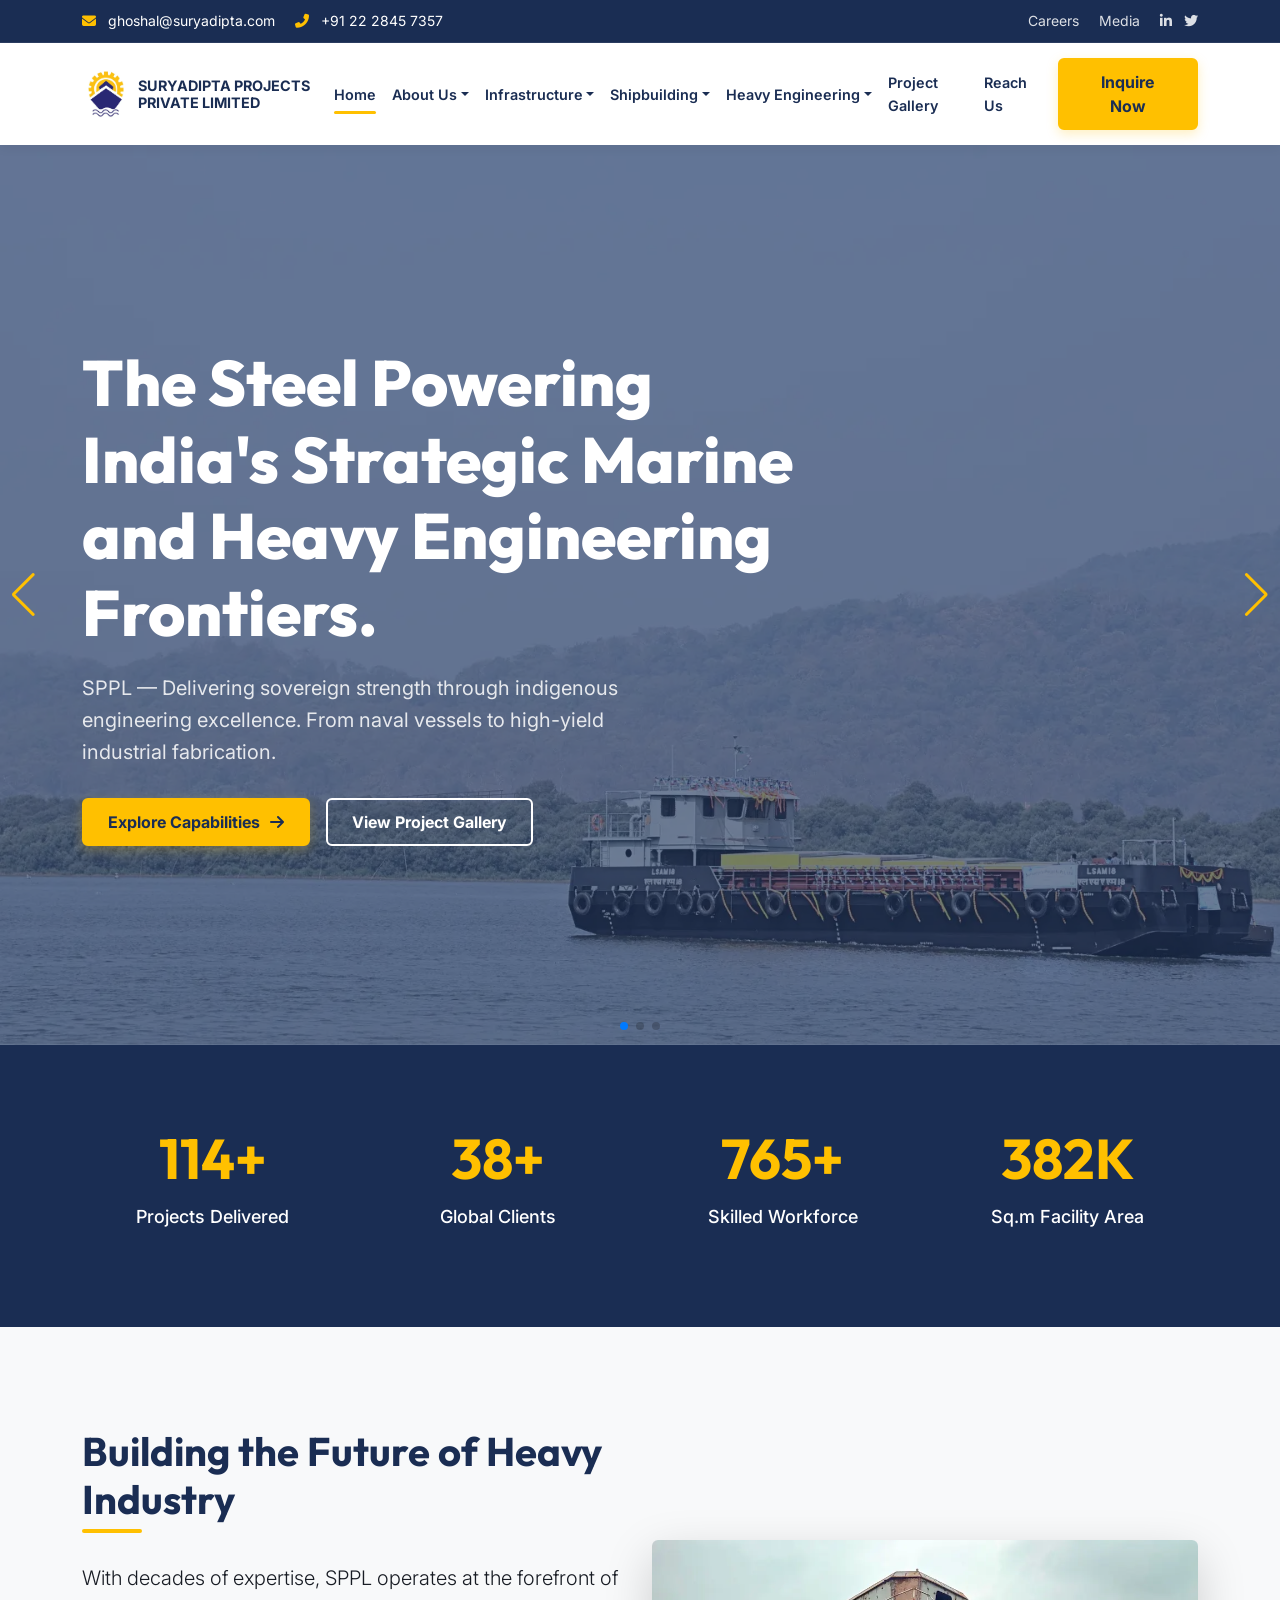
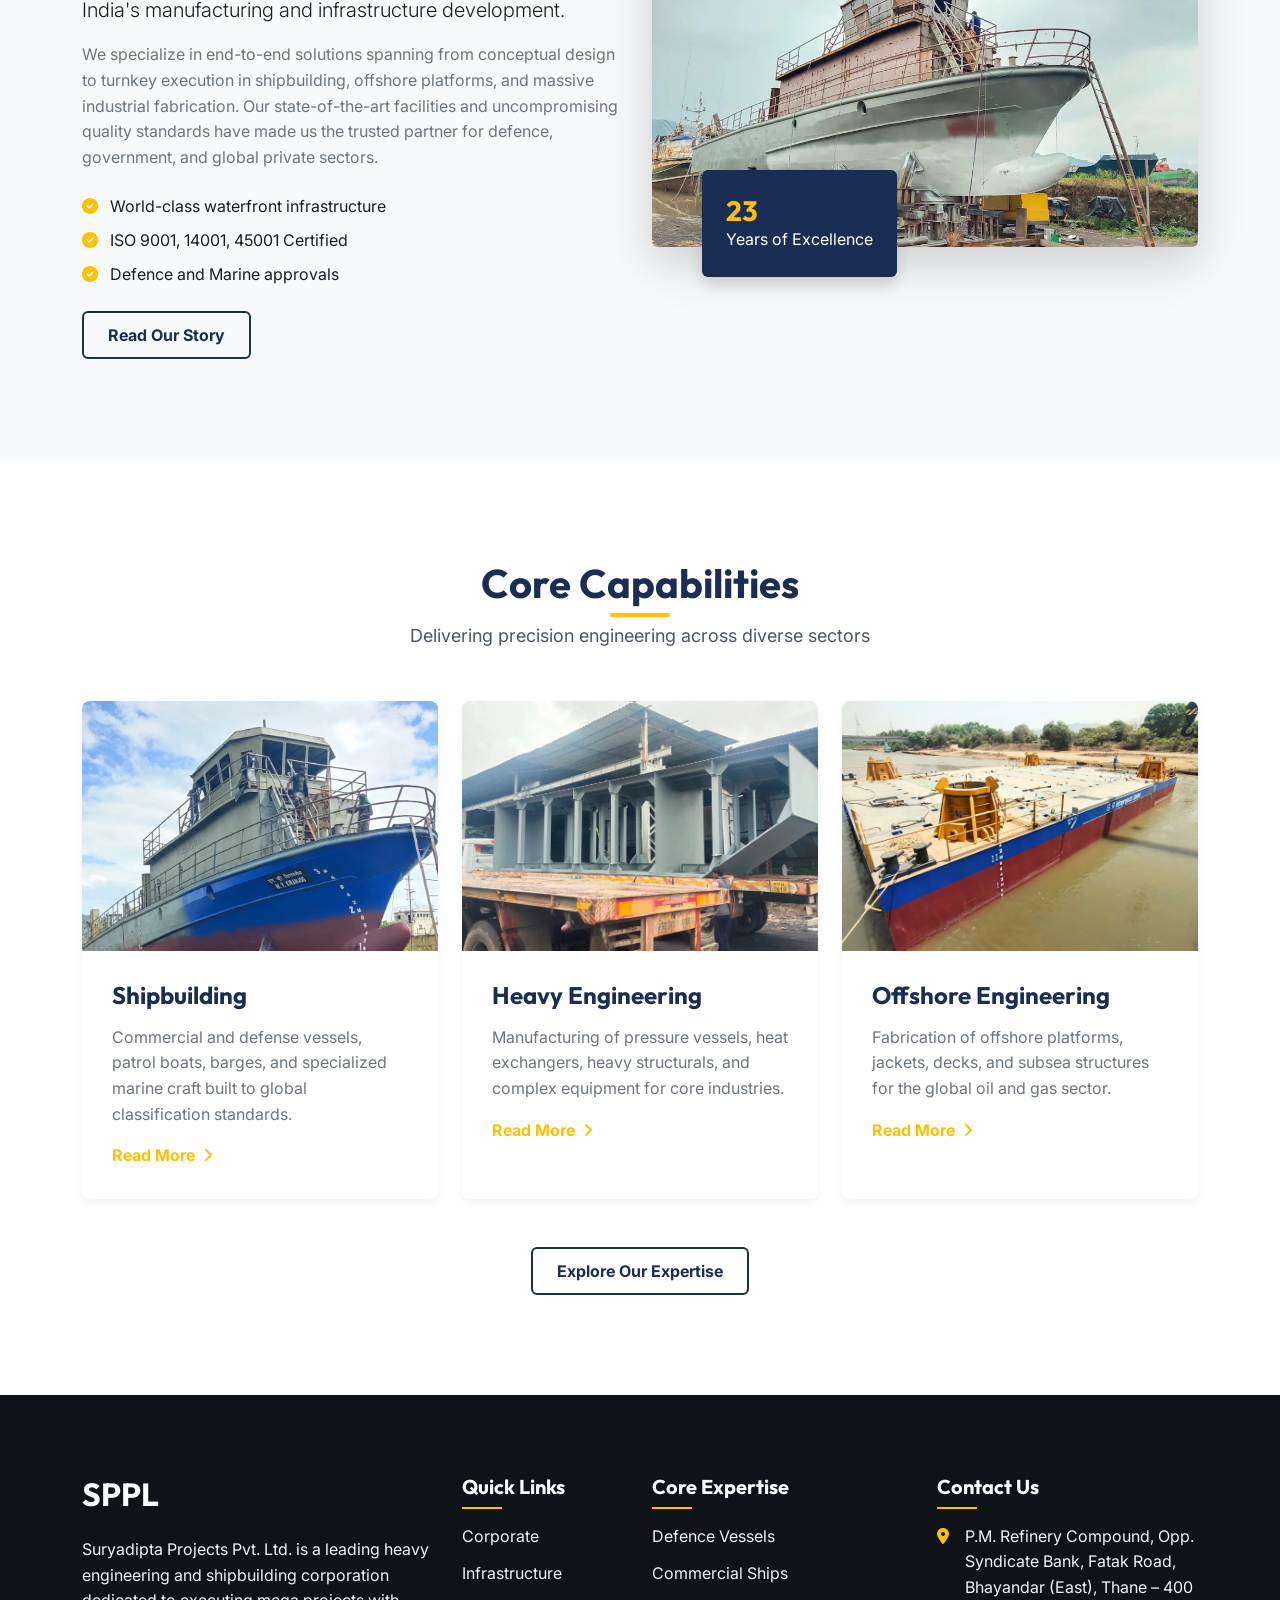
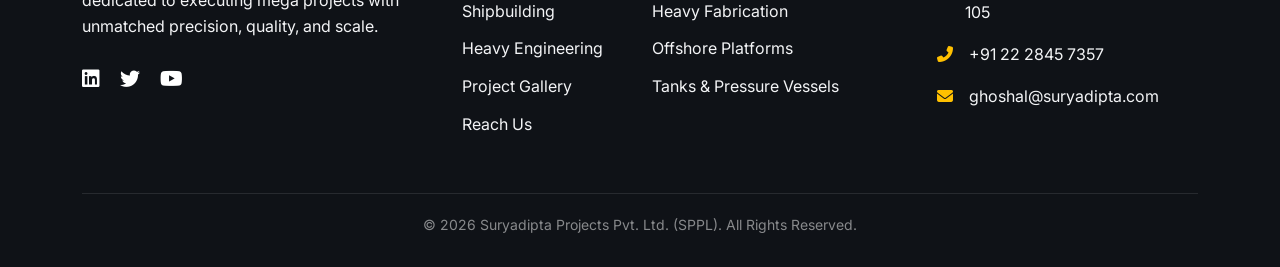
<file: index.html>
<!DOCTYPE html>
<html lang="en">

<head>
    <meta charset="UTF-8">
    <meta name="viewport" content="width=device-width, initial-scale=1.0">
    <meta name="description"
        content="SPPL - Suryadipta Projects Pvt. Ltd. Leading the way in heavy engineering, shipbuilding, offshore engineering, and industrial fabrication in India.">
    <title>SPPL | Heavy Engineering, Shipbuilding &amp; Offshore Engineering</title>

    <!-- Preconnect for performance -->
    <link rel="preconnect" href="https://fonts.googleapis.com">
    <link rel="preconnect" href="https://fonts.gstatic.com" crossorigin>

    <!-- Google Fonts: Inter (Body) & Outfit (Heading) -->
    <link
        href="https://fonts.googleapis.com/css2?family=Inter:wght@300;400;500;600;700&family=Outfit:wght@400;500;600;700;800&display=swap"
        rel="stylesheet">

    <!-- Bootstrap 5 CSS -->
    <link href="https://cdn.jsdelivr.net/npm/bootstrap@5.3.2/dist/css/bootstrap.min.css" rel="stylesheet">

    <!-- FontAwesome Icons -->
    <link rel="stylesheet" href="https://cdnjs.cloudflare.com/ajax/libs/font-awesome/6.4.2/css/all.min.css">

    <!-- AOS Animation CSS -->
    <link href="https://unpkg.com/aos@2.3.1/dist/aos.css" rel="stylesheet">

    <!-- Swiper CSS -->
    <link rel="stylesheet" href="https://cdn.jsdelivr.net/npm/swiper@11/swiper-bundle.min.css" />

    <!-- Custom CSS -->
    <link rel="stylesheet" href="css/style.css">

    <!-- SEO Schema Markup -->
    <script type="application/ld+json">
    {
      "@context": "https://schema.org",
      "@type": "Organization",
      "name": "Suryadipta Projects Pvt. Ltd. (SPPL)",
      "url": "https://www.sppl.com",
      "logo": "https://www.sppl.com/images/logo.png",
      "contactPoint": {
        "@type": "ContactPoint",
        "telephone": "+91-22-2845-7357",
        "contactType": "customer service"
      },
      "sameAs": [
        "https://www.linkedin.com/in/shyamashish-ghoshal-4084222a",
        "https://x.com/SPPL_1998"
      ]
    }
    </script>
</head>

<body>

    <!-- Topbar -->
    <div class="header-top d-none d-lg-block">
        <div class="container">
            <div class="row align-items-center">
                <div class="col-md-6">
                    <span class="me-3"><i class="fas fa-envelope text-orange me-2"></i> ghoshal@suryadipta.com</span>
                    <span><i class="fas fa-phone-alt text-orange me-2"></i> +91 22 2845 7357</span>
                </div>
                <div class="col-md-6 text-end">
                    <a href="careers.html" class="me-3">Careers</a>
                    <a href="media.html" class="me-3">Media</a>
                    <a href="https://www.linkedin.com/in/shyamashish-ghoshal-4084222a" target="_blank" rel="noopener noreferrer" aria-label="LinkedIn"><i class="fab fa-linkedin-in"></i></a>
                    <a href="https://x.com/SPPL_1998" target="_blank" rel="noopener noreferrer" class="ms-2" aria-label="Twitter / X"><i class="fab fa-twitter"></i></a>
                </div>
            </div>
        </div>
    </div>
    <!-- Navigation -->
    <nav class="navbar navbar-expand-xl navbar-light sticky-top">
        <div class="container">
            <a class="navbar-brand d-flex align-items-center" href="index.html">
                <img src="images/logo/logo.webp" alt="SPPL Logo" height="40" class="me-2">
                <span class="navbar-brand-text">
                    <span class="d-block">Suryadipta Projects</span>
                    <span class="d-block">Private Limited</span>
                </span>
            </a>
            <button class="navbar-toggler" type="button" data-bs-toggle="collapse" data-bs-target="#navbarNav"
                aria-controls="navbarNav" aria-expanded="false" aria-label="Toggle navigation">
                <span class="navbar-toggler-icon"></span>
            </button>
            <div class="collapse navbar-collapse" id="navbarNav">
                <ul class="navbar-nav ms-auto mb-2 mb-lg-0 align-items-xl-center">
                    <li class="nav-item"><a class="nav-link active" href="index.html">Home</a></li>

                    <!-- About Us -->
                    <li class="nav-item dropdown">
                        <a class="nav-link dropdown-toggle " href="about.html" id="aboutDropdown" role="button"
                            data-bs-toggle="dropdown" aria-expanded="false">About Us</a>
                        <ul class="dropdown-menu" aria-labelledby="aboutDropdown">
                            <li><a class="dropdown-item dropdown-overview" href="about.html"><i
                                        class="fas fa-building me-2"></i>About Overview</a></li>
                            <li>
                                <hr class="dropdown-divider my-1">
                            </li>
                            <li><a class="dropdown-item" href="about.html#director-profile">Director Profile</a></li>
                            <li><a class="dropdown-item" href="about.html#sppl-journey">SPPL Journey</a></li>
                            <li><a class="dropdown-item" href="about.html#order-book">Current Order Book</a></li>
                            <li>
                                <hr class="dropdown-divider my-1">
                            </li>
                            <li><a class="dropdown-item" href="quality.html">Quality & Safety</a></li>
                            <li><a class="dropdown-item" href="media.html">Media Room</a></li>
                            <li><a class="dropdown-item" href="careers.html">Careers</a></li>
                        </ul>
                    </li>

                    <!-- Infrastructure -->
                    <li class="nav-item dropdown">
                        <a class="nav-link dropdown-toggle " href="infrastructure.html" id="infraDropdown" role="button"
                            data-bs-toggle="dropdown" aria-expanded="false">Infrastructure</a>
                        <ul class="dropdown-menu" aria-labelledby="infraDropdown">
                            <li><a class="dropdown-item dropdown-overview" href="infrastructure.html"><i
                                        class="fas fa-industry me-2"></i>Infra Overview</a></li>
                            <li>
                                <hr class="dropdown-divider my-1">
                            </li>
                            <li><a class="dropdown-item" href="infrastructure.html#shipyard">Shipyard</a></li>
                            <li><a class="dropdown-item" href="infrastructure.html#heavy-fabrication-yard">Heavy
                                    Fabrication Yard</a></li>
                        </ul>
                    </li>

                    <!-- Shipbuilding -->
                    <li class="nav-item dropdown">
                        <a class="nav-link dropdown-toggle " href="shipbuilding.html" id="shipbuildingDropdown"
                            role="button" data-bs-toggle="dropdown" aria-expanded="false">Shipbuilding</a>
                        <ul class="dropdown-menu" aria-labelledby="shipbuildingDropdown">
                            <li><a class="dropdown-item dropdown-overview" href="shipbuilding.html"><i
                                        class="fas fa-ship me-2"></i>Shipbuilding Overview</a></li>
                            <li>
                                <hr class="dropdown-divider my-1">
                            </li>
                            <li><a class="dropdown-item" href="shipbuilding.html#defence">Defence Vessels</a></li>
                            <li><a class="dropdown-item" href="shipbuilding.html#commercial">Commercial Vessels</a></li>
                        </ul>
                    </li>

                    <!-- Heavy Engineering -->
                    <li class="nav-item dropdown">
                        <a class="nav-link dropdown-toggle " href="heavy-engineering.html" id="heavyEngDropdown"
                            role="button" data-bs-toggle="dropdown" aria-expanded="false">Heavy Engineering</a>
                        <ul class="dropdown-menu" aria-labelledby="heavyEngDropdown">
                            <li><a class="dropdown-item dropdown-overview" href="heavy-engineering.html"><i
                                        class="fas fa-cogs me-2"></i>Heavy Eng. Overview</a></li>
                            <li>
                                <hr class="dropdown-divider my-1">
                            </li>
                            <li><a class="dropdown-item" href="heavy-engineering.html#heavy-fabrication">Heavy
                                    Fabrication</a></li>
                            <li><a class="dropdown-item" href="heavy-engineering.html#offshore-fabrication">Offshore
                                    Fabrication</a></li>
                            <li><a class="dropdown-item" href="heavy-engineering.html#tanks-vessels">Tanks &amp;
                                    Vessels</a></li>
                        </ul>
                    </li>

                    <li class="nav-item"><a class="nav-link " href="projects.html">Project Gallery</a></li>
                    <li class="nav-item"><a class="nav-link " href="contact.html">Reach Us</a></li>
                </ul>
                <a href="contact.html" class="btn btn-primary-custom ms-xl-3 d-none d-xl-inline-flex">Inquire Now</a>
                <div class="mobile-inquire-btn">
                    <a href="contact.html" class="btn btn-primary-custom w-100">Inquire Now <i
                            class="fas fa-arrow-right ms-2"></i></a>
                </div>
            </div>
        </div>
    </nav>

    <!-- Hero Section with Swiper -->
    <section class="hero-section">
        <div class="swiper hero-swiper w-100 h-100 position-absolute top-0 start-0 z-0">
            <div class="swiper-wrapper">
                <div class="swiper-slide">
                    <img src="images/index_page/hero_1.webp" alt="Shipyard at SPPL" class="hero-bg">
                </div>
                <div class="swiper-slide">
                    <img src="images/index_page/hero_2.webp" alt="Heavy Engineering at SPPL" class="hero-bg">
                </div>
                <div class="swiper-slide">
                    <img src="images/index_page/hero_3.webp" alt="Offshore Engineering at SPPL" class="hero-bg">
                </div>
            </div>
            <div class="swiper-pagination"></div>
            <div class="swiper-button-next" aria-label="Next slide" style="color: var(--c-industrial-orange);"></div>
            <div class="swiper-button-prev" aria-label="Previous slide" style="color: var(--c-industrial-orange);">
            </div>
        </div>

        <div class="container hero-content" data-aos="fade-up">
            <div class="row">
                <div class="col-lg-8">
                    <h1 class="hero-title">The Steel Powering India's Strategic Marine and Heavy Engineering Frontiers.
                    </h1>
                    <p class="hero-subtitle">SPPL &mdash; Delivering sovereign strength through indigenous engineering
                        excellence. From naval vessels to high-yield industrial fabrication.</p>
                    <div class="d-flex flex-wrap gap-3">
                        <a href="heavy-engineering.html" class="btn btn-primary-custom">Explore Capabilities <i
                                class="fas fa-arrow-right"></i></a>
                        <a href="projects.html" class="btn btn-outline-custom text-white border-white">View Project
                            Gallery</a>
                    </div>
                </div>
            </div>
        </div>
    </section>

    <!-- Statistics Section -->
    <section class="stats-section">
        <div class="container">
            <div class="row text-center g-4">
                <div class="col-md-3 col-6" data-aos="fade-up" data-aos-delay="100">
                    <div class="stat-item">
                        <h3><span class="stat-count" data-count="150">0</span>+</h3>
                        <p>Projects Delivered</p>
                    </div>
                </div>
                <div class="col-md-3 col-6" data-aos="fade-up" data-aos-delay="200">
                    <div class="stat-item">
                        <h3><span class="stat-count" data-count="50">0</span>+</h3>
                        <p>Global Clients</p>
                    </div>
                </div>
                <div class="col-md-3 col-6" data-aos="fade-up" data-aos-delay="300">
                    <div class="stat-item">
                        <h3><span class="stat-count" data-count="1000">0</span>+</h3>
                        <p>Skilled Workforce</p>
                    </div>
                </div>
                <div class="col-md-3 col-6" data-aos="fade-up" data-aos-delay="400">
                    <div class="stat-item">
                        <h3><span class="stat-count" data-count="500">0</span>K</h3>
                        <p>Sq.m Facility Area</p>
                    </div>
                </div>
            </div>
        </div>
    </section>

    <!-- About Intro Section -->
    <section class="section-padding bg-light">
        <div class="container">
            <div class="row align-items-center">
                <div class="col-lg-6 mb-5 mb-lg-0" data-aos="fade-right">
                    <h2 class="section-title">Building the Future of Heavy Industry</h2>
                    <p class="mt-4 lead">With decades of expertise, SPPL operates at the forefront of India's
                        manufacturing and infrastructure development.</p>
                    <p class="text-secondary">We specialize in end-to-end solutions spanning from conceptual design to
                        turnkey execution in shipbuilding, offshore platforms, and massive industrial fabrication. Our
                        state-of-the-art facilities and uncompromising quality standards have made us the trusted
                        partner for defence, government, and global private sectors.</p>

                    <ul class="list-unstyled mt-4 mb-4">
                        <li class="mb-2"><i class="fas fa-check-circle text-orange me-2"></i> World-class waterfront
                            infrastructure</li>
                        <li class="mb-2"><i class="fas fa-check-circle text-orange me-2"></i> ISO 9001, 14001, 45001
                            Certified</li>
                        <li class="mb-2"><i class="fas fa-check-circle text-orange me-2"></i> Defence and Marine
                            approvals</li>
                    </ul>

                    <a href="about.html" class="btn btn-outline-custom">Read Our Story</a>
                </div>
                <div class="col-lg-6" data-aos="fade-left">
                    <div class="position-relative">
                        <img src="images/index_page/about_us.webp" alt="About SPPL" class="img-fluid rounded shadow-lg"
                            loading="lazy">
                        <div class="position-absolute bottom-0 start-0 bg-navy text-white p-4 rounded shadow d-none d-md-block"
                            style="background-color: var(--c-navy-blue); margin-bottom: -30px; margin-left: 50px;">
                            <h3 class="text-orange mb-0 stat-count" id="yearsOfExcellenceCount" data-count="30">0</h3>
                            <script>
                                document.getElementById('yearsOfExcellenceCount').setAttribute('data-count', new Date().getFullYear() - 1995);
                            </script>
                            <p class="mb-0">Years of Excellence</p>
                        </div>
                    </div>
                </div>
            </div>
        </div>
    </section>

    <!-- Shipbuilding & Heavy Engineering Section -->
    <section class="section-padding">
        <div class="container">
            <div class="text-center mb-5" data-aos="fade-up">
                <h2 class="section-title">Core Capabilities</h2>
                <p class="section-subtitle">Delivering precision engineering across diverse sectors</p>
            </div>

            <div class="row g-4">
                <!-- Capability 1 -->
                <div class="col-lg-4 col-md-6" data-aos="fade-up" data-aos-delay="100">
                    <div class="capability-card">
                        <div class="capability-img">
                            <img src="images/index_page/capability_1.webp" alt="Shipbuilding at SPPL" loading="lazy">
                        </div>
                        <div class="capability-body">
                            <h3 class="capability-title">Shipbuilding</h3>
                            <p class="text-secondary">Commercial and defense vessels, patrol boats, barges, and
                                specialized marine craft built to global classification standards.</p>
                            <a href="shipbuilding.html" class="text-orange fw-bold">Read More <i
                                    class="fas fa-angle-right ms-1"></i></a>
                        </div>
                    </div>
                </div>

                <!-- Capability 2 -->
                <div class="col-lg-4 col-md-6" data-aos="fade-up" data-aos-delay="200">
                    <div class="capability-card">
                        <div class="capability-img">
                            <img src="images/index_page/capabilities_2.webp" alt="Heavy Engineering at SPPL"
                                loading="lazy">
                        </div>
                        <div class="capability-body">
                            <h3 class="capability-title">Heavy Engineering</h3>
                            <p class="text-secondary">Manufacturing of pressure vessels, heat exchangers, heavy
                                structurals, and complex equipment for core industries.</p>
                            <a href="heavy-engineering.html" class="text-orange fw-bold">Read More <i
                                    class="fas fa-angle-right ms-1"></i></a>
                        </div>
                    </div>
                </div>

                <!-- Capability 3 -->
                <div class="col-lg-4 col-md-6" data-aos="fade-up" data-aos-delay="300">
                    <div class="capability-card">
                        <div class="capability-img">
                            <img src="images/index_page/capability_3.webp" alt="Offshore Engineering at SPPL"
                                loading="lazy">
                        </div>
                        <div class="capability-body">
                            <h3 class="capability-title">Offshore Engineering</h3>
                            <p class="text-secondary">Fabrication of offshore platforms, jackets, decks, and subsea
                                structures for the global oil and gas sector.</p>
                            <a href="heavy-engineering.html#offshore-fabrication" class="text-orange fw-bold">Read More
                                <i class="fas fa-angle-right ms-1"></i></a>
                        </div>
                    </div>
                </div>
            </div>

            <div class="text-center mt-5">
                <a href="heavy-engineering.html" class="btn btn-outline-custom">Explore Our Expertise</a>
            </div>
        </div>
    </section>

    <!-- Footer -->
    <footer class="footer">
        <div class="container">
            <div class="row g-4">
                <div class="col-lg-4 col-md-6">
                    <h2 class="text-white m-0 mb-4 fw-bold">SPPL</h2>
                    <p style="color: var(--c-steel-grey-light);">Suryadipta Projects Pvt. Ltd. is a leading heavy
                        engineering and shipbuilding corporation dedicated to executing mega projects with unmatched
                        precision, quality, and scale.</p>
                    <div class="mt-4">
                        <a href="https://www.linkedin.com/in/shyamashish-ghoshal-4084222a" target="_blank" rel="noopener noreferrer" class="text-white me-3 fs-5" aria-label="LinkedIn"><i
                                class="fab fa-linkedin"></i></a>
                        <a href="https://x.com/SPPL_1998" target="_blank" rel="noopener noreferrer" class="text-white me-3 fs-5" aria-label="Twitter / X"><i class="fab fa-twitter"></i></a>
                        <a href="#" class="text-white fs-5" aria-label="YouTube"><i class="fab fa-youtube"></i></a>
                    </div>
                </div>

                <div class="col-lg-2 col-md-6">
                    <h4 class="footer-heading">Quick Links</h4>
                    <ul class="footer-links">
                        <li><a href="about.html">Corporate</a></li>
                        <li><a href="infrastructure.html">Infrastructure</a></li>
                        <li><a href="shipbuilding.html">Shipbuilding</a></li>
                        <li><a href="heavy-engineering.html">Heavy Engineering</a></li>
                        <li><a href="projects.html">Project Gallery</a></li>
                        <li><a href="contact.html">Reach Us</a></li>
                    </ul>
                </div>

                <div class="col-lg-3 col-md-6">
                    <h4 class="footer-heading">Core Expertise</h4>
                    <ul class="footer-links">
                        <li><a href="shipbuilding.html#defence">Defence Vessels</a></li>
                        <li><a href="shipbuilding.html#commercial">Commercial Ships</a></li>
                        <li><a href="heavy-engineering.html#heavy-fabrication">Heavy Fabrication</a></li>
                        <li><a href="heavy-engineering.html#offshore-fabrication">Offshore Platforms</a></li>
                        <li><a href="heavy-engineering.html#tanks-vessels">Tanks &amp; Pressure Vessels</a></li>
                    </ul>
                </div>

                <div class="col-lg-3 col-md-6">
                    <h4 class="footer-heading">Contact Us</h4>
                    <ul class="footer-links">
                        <li class="d-flex mb-3">
                            <i class="fas fa-map-marker-alt text-orange mt-1 me-3"></i>
                            <span style="color: var(--c-steel-grey-light);">P.M. Refinery Compound, Opp. Syndicate Bank, Fatak Road, Bhayandar (East), Thane &ndash; 400 105</span>
                        </li>
                        <li class="d-flex mb-3">
                            <i class="fas fa-phone-alt text-orange mt-1 me-3"></i>
                            <span style="color: var(--c-steel-grey-light);">+91 22 2845 7357</span>
                        </li>
                        <li class="d-flex mb-3">
                            <i class="fas fa-envelope text-orange mt-1 me-3"></i>
                            <span style="color: var(--c-steel-grey-light);">ghoshal@suryadipta.com</span>
                        </li>
                    </ul>
                </div>
            </div>

            <div class="footer-bottom">
                <p class="mb-0">&copy; 2026 Suryadipta Projects Pvt. Ltd. (SPPL). All Rights Reserved.</p>
            </div>
        </div>
    </footer>

    <!-- Scroll to Top -->
    <div class="scroll-top" aria-label="Scroll to top">
        <i class="fas fa-chevron-up"></i>
    </div>

    <!-- Bootstrap 5 JS Bundle -->
    <script src="https://cdn.jsdelivr.net/npm/bootstrap@5.3.2/dist/js/bootstrap.bundle.min.js"></script>

    <!-- AOS Animation JS -->
    <script src="https://unpkg.com/aos@2.3.1/dist/aos.js"></script>

    <!-- Swiper JS -->
    <script src="https://cdn.jsdelivr.net/npm/swiper@11/swiper-bundle.min.js"></script>

    <!-- Custom JS -->
    <script src="js/main.js"></script>
</body>

</html>
</file>
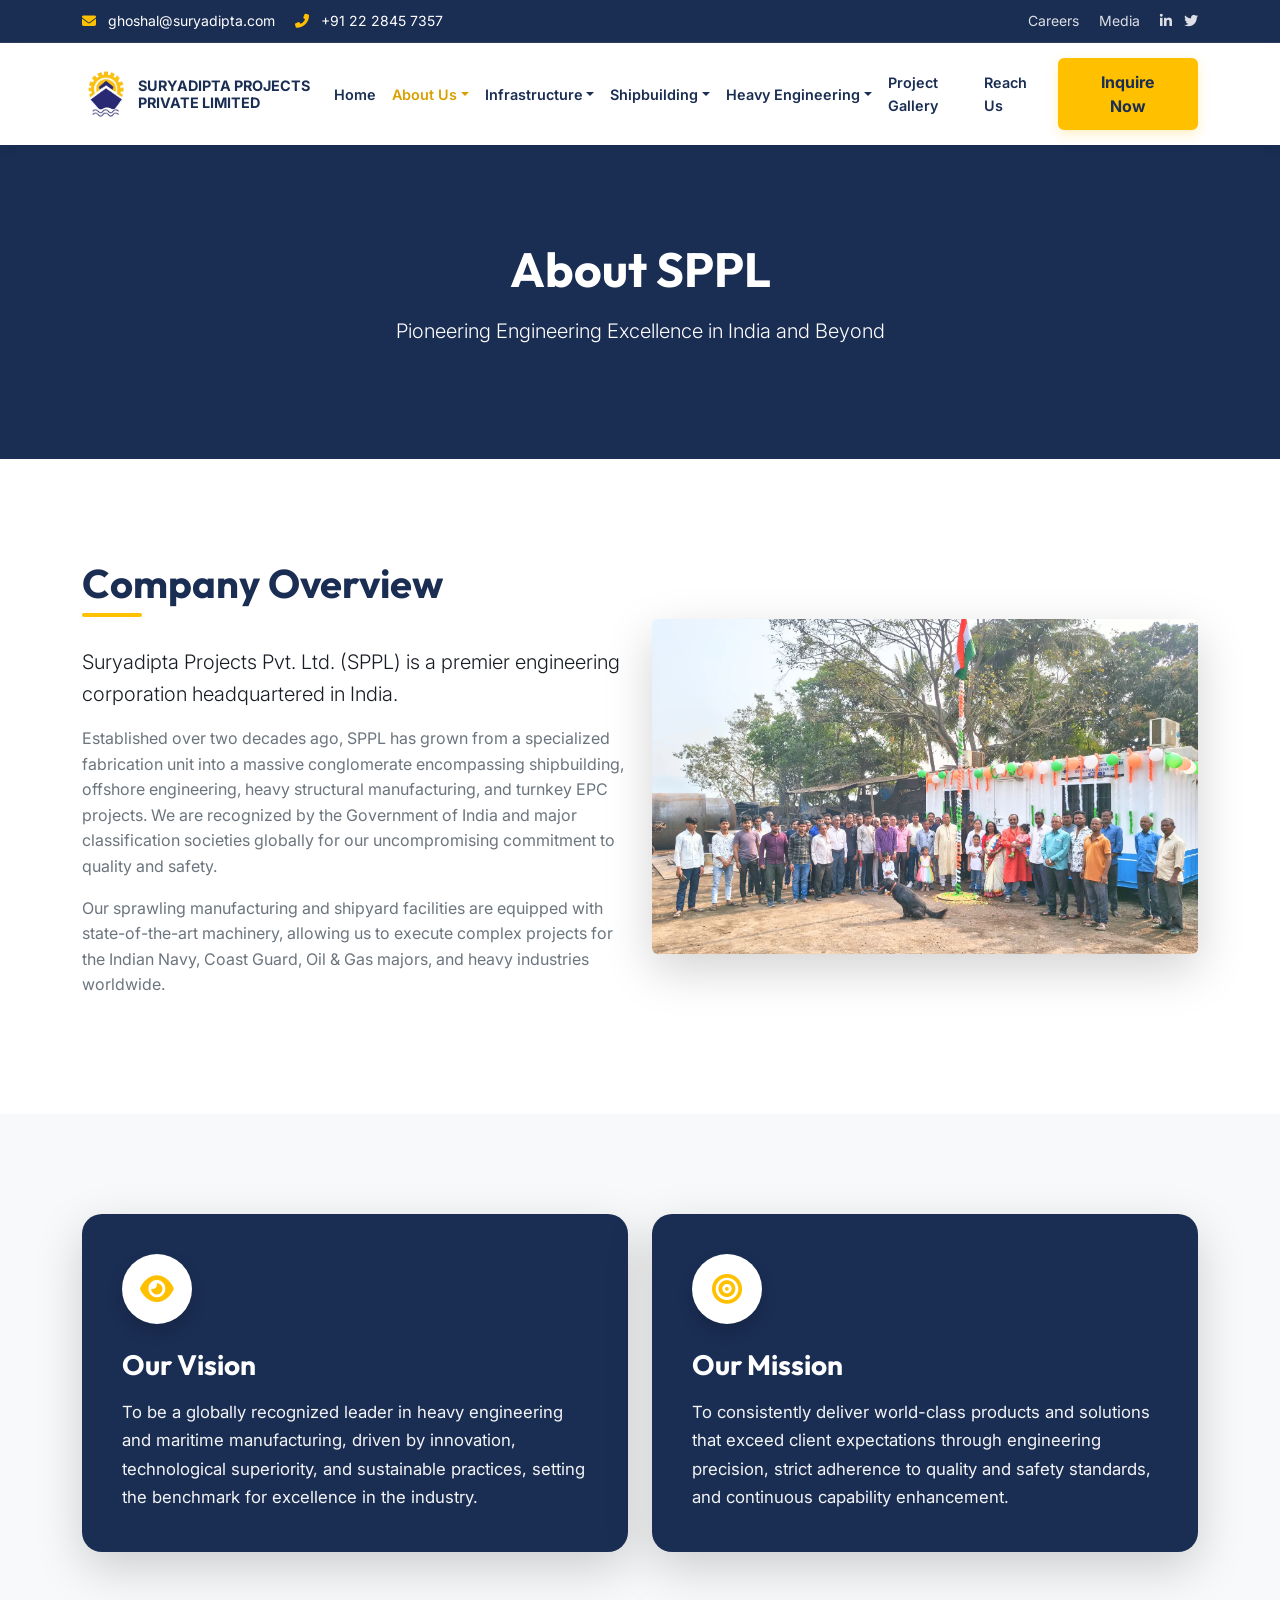
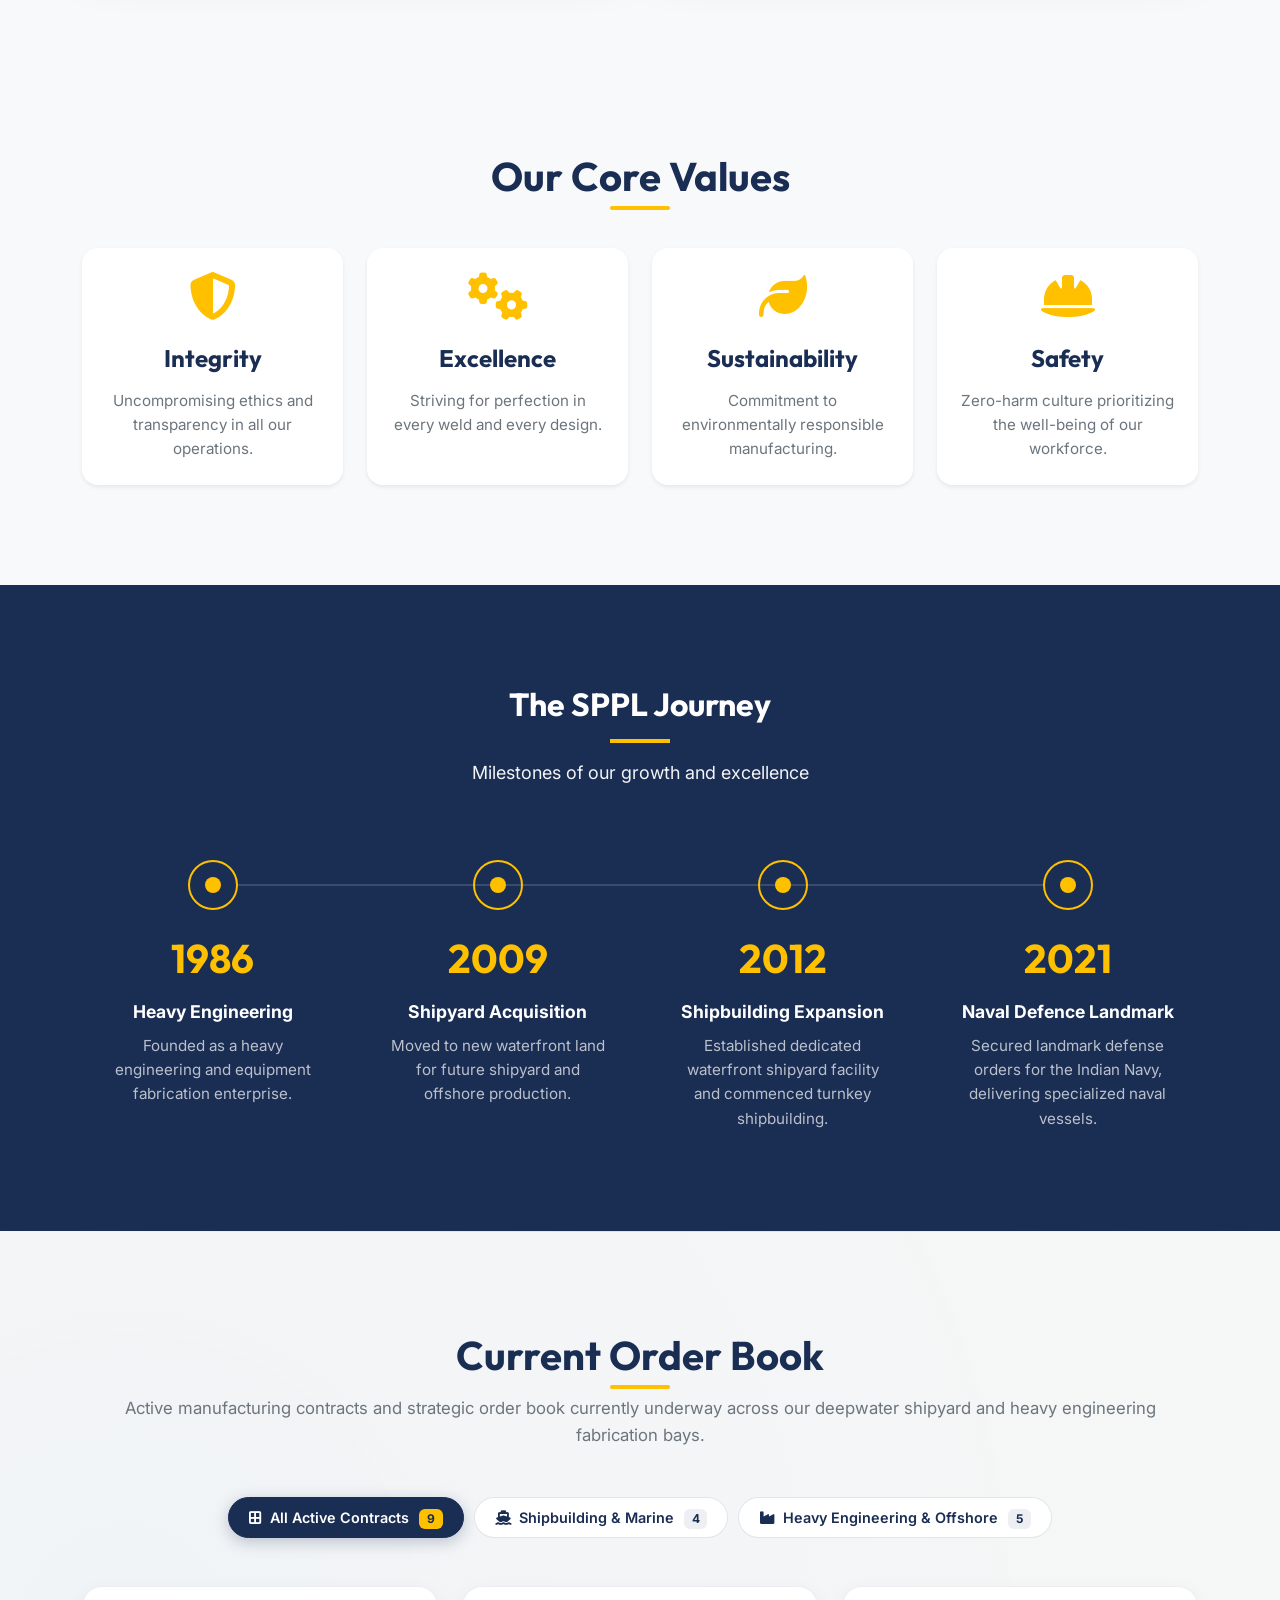
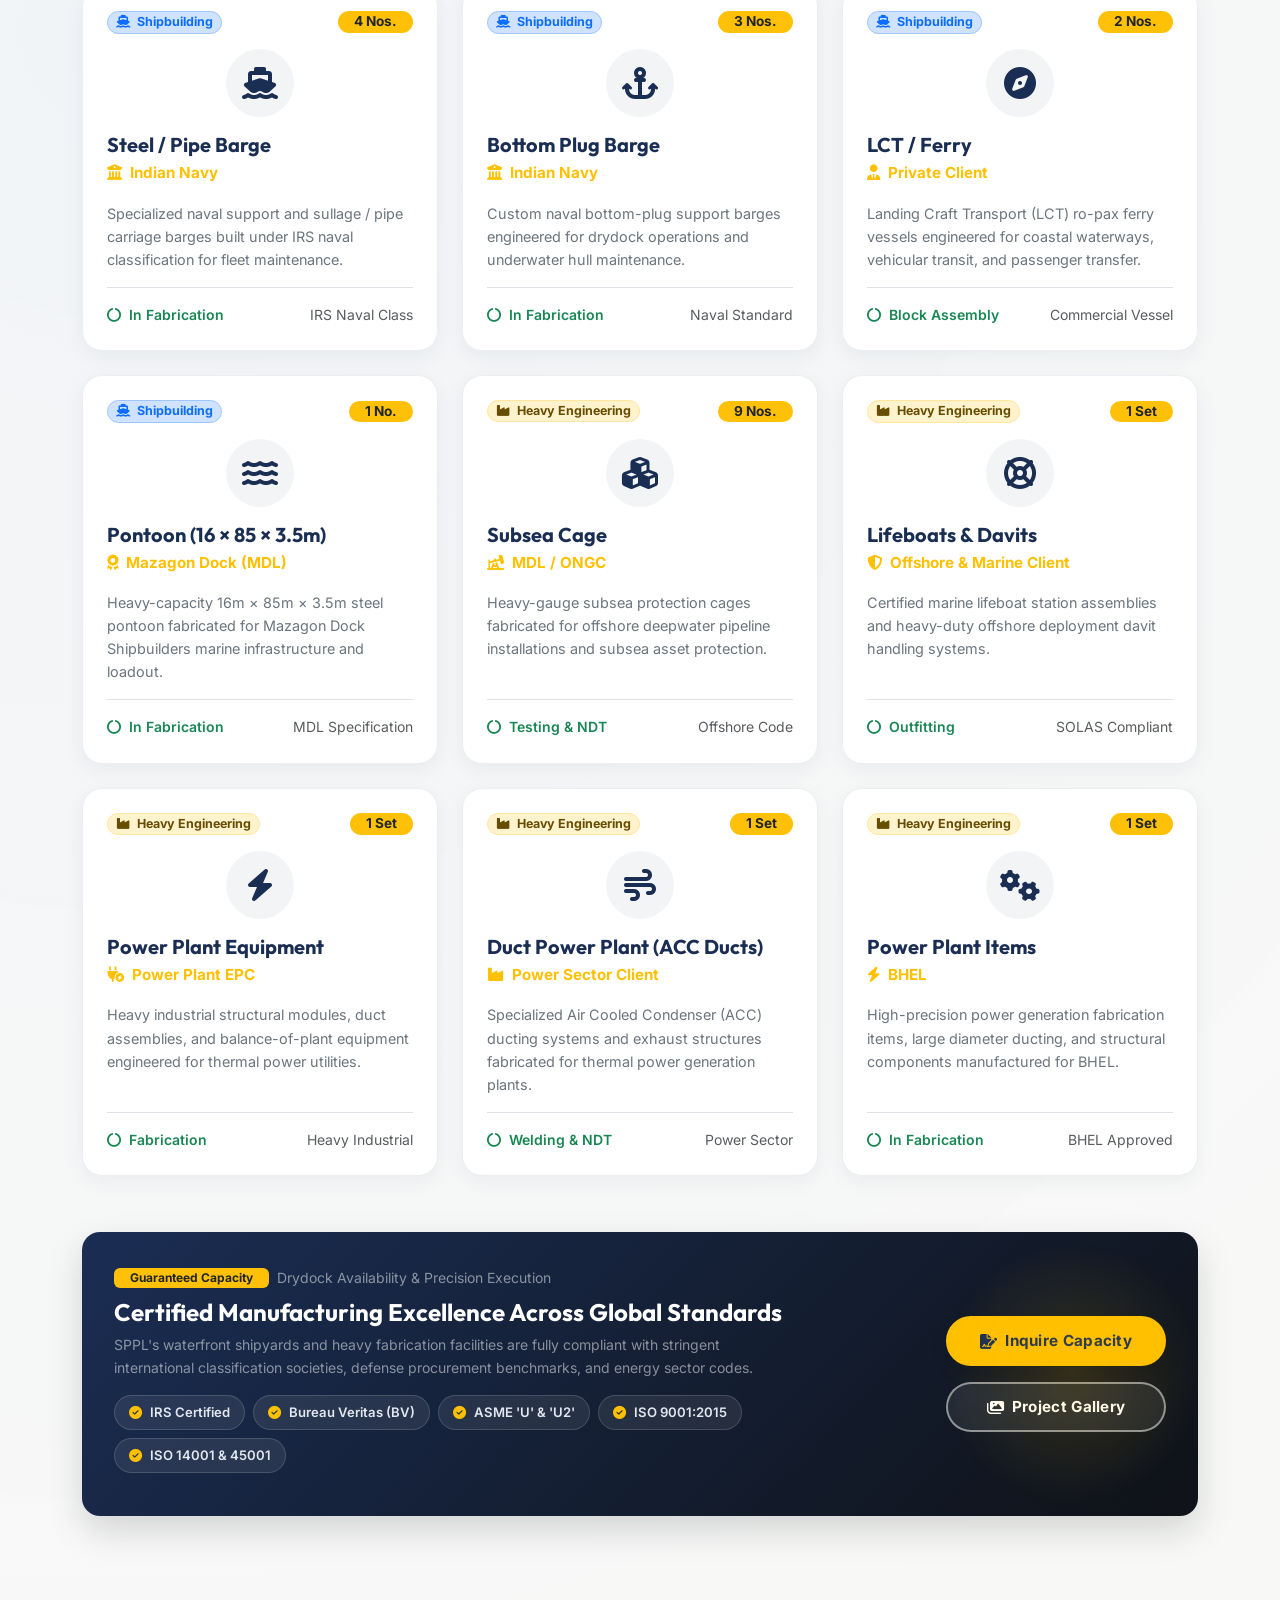
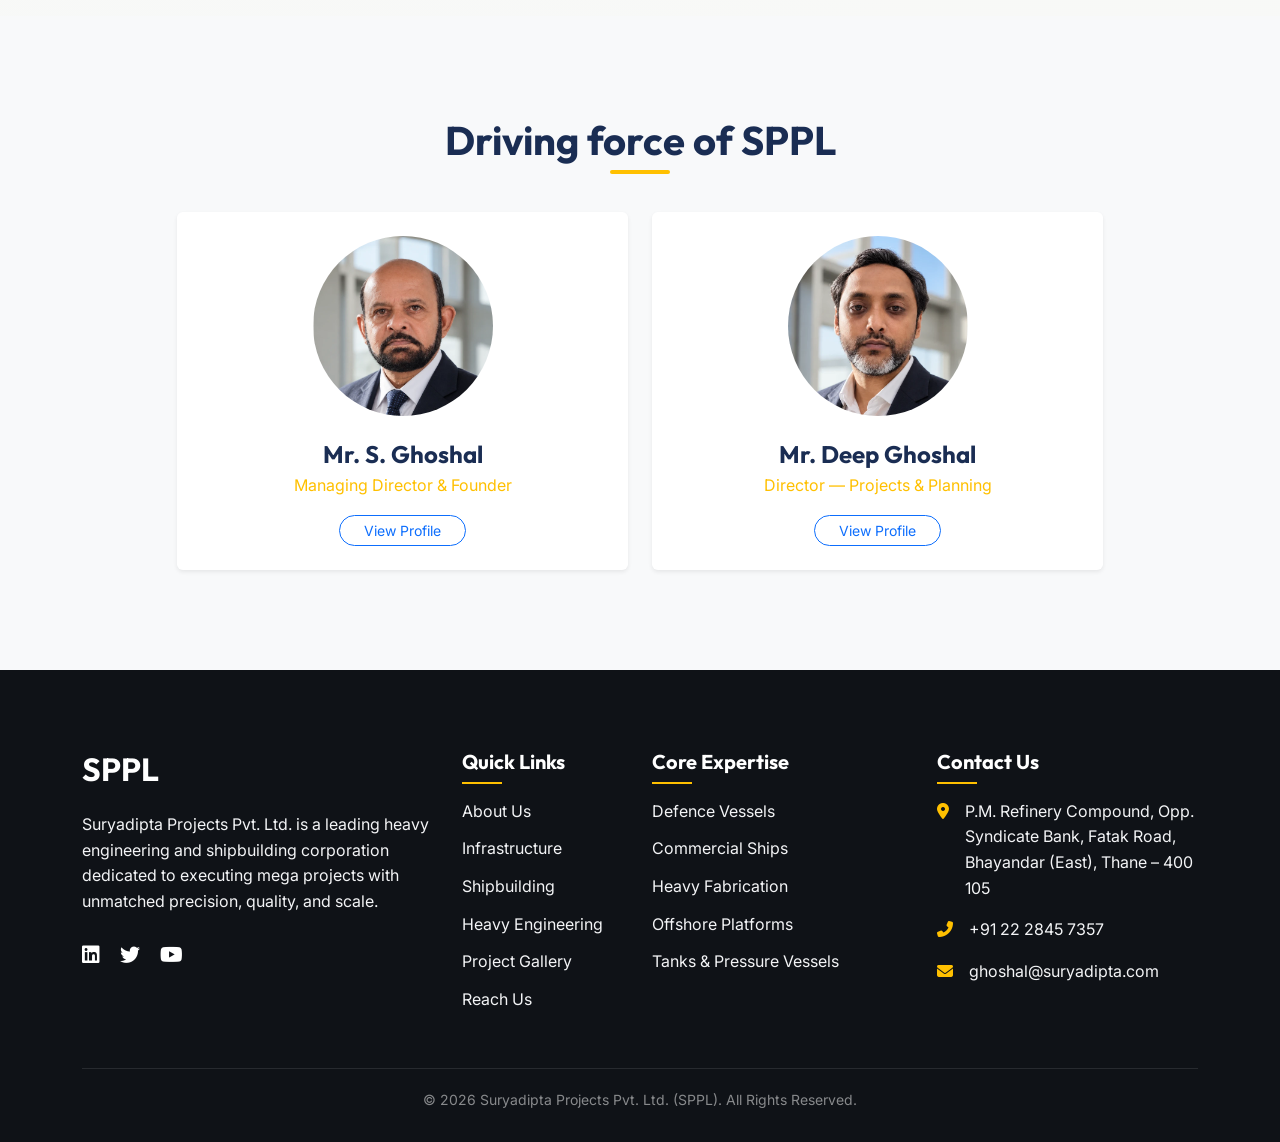
<file: about.html>
<!DOCTYPE html>
<html lang="en">

<head>
    <meta charset="UTF-8">
    <meta name="viewport" content="width=device-width, initial-scale=1.0">
    <meta name="description"
        content="About SPPL - Learn about our history, vision, mission, and leadership in heavy engineering and shipbuilding.">
    <title>About Us | SPPL</title>

    <link rel="preconnect" href="https://fonts.googleapis.com">
    <link rel="preconnect" href="https://fonts.gstatic.com" crossorigin>
    <link
        href="https://fonts.googleapis.com/css2?family=Inter:wght@300;400;500;600;700&family=Outfit:wght@400;500;600;700;800&display=swap"
        rel="stylesheet">
    <link href="https://cdn.jsdelivr.net/npm/bootstrap@5.3.2/dist/css/bootstrap.min.css" rel="stylesheet">
    <link rel="stylesheet" href="https://cdnjs.cloudflare.com/ajax/libs/font-awesome/6.4.2/css/all.min.css">
    <link href="https://unpkg.com/aos@2.3.1/dist/aos.css" rel="stylesheet">
    <link rel="stylesheet" href="css/style.css">
</head>

<body>

    <!-- Topbar -->
    <div class="header-top d-none d-lg-block">
        <div class="container">
            <div class="row align-items-center">
                <div class="col-md-6">
                    <span class="me-3"><i class="fas fa-envelope text-orange me-2"></i> ghoshal@suryadipta.com</span>
                    <span><i class="fas fa-phone-alt text-orange me-2"></i> +91 22 2845 7357</span>
                </div>
                <div class="col-md-6 text-end">
                    <a href="careers.html" class="me-3">Careers</a>
                    <a href="media.html" class="me-3">Media</a>
                    <a href="https://www.linkedin.com/in/shyamashish-ghoshal-4084222a" target="_blank" rel="noopener noreferrer" aria-label="LinkedIn"><i class="fab fa-linkedin-in"></i></a>
                    <a href="https://x.com/SPPL_1998" target="_blank" rel="noopener noreferrer" class="ms-2" aria-label="Twitter / X"><i class="fab fa-twitter"></i></a>
                </div>
            </div>
        </div>
    </div>
    <!-- Navigation -->
    <nav class="navbar navbar-expand-xl navbar-light sticky-top">
        <div class="container">
            <a class="navbar-brand d-flex align-items-center" href="index.html">
                <img src="images/logo/logo.webp" alt="SPPL Logo" height="40" class="me-2">
                <span class="navbar-brand-text">
                    <span class="d-block">Suryadipta Projects</span>
                    <span class="d-block">Private Limited</span>
                </span>
            </a>
            <button class="navbar-toggler" type="button" data-bs-toggle="collapse" data-bs-target="#navbarNav"
                aria-controls="navbarNav" aria-expanded="false" aria-label="Toggle navigation">
                <span class="navbar-toggler-icon"></span>
            </button>
            <div class="collapse navbar-collapse" id="navbarNav">
                <ul class="navbar-nav ms-auto mb-2 mb-lg-0 align-items-xl-center">
                    <li class="nav-item"><a class="nav-link " href="index.html">Home</a></li>

                    <!-- Corporate -->
                    <li class="nav-item dropdown">
                        <a class="nav-link dropdown-toggle active" href="about.html" id="aboutDropdown" role="button"
                            data-bs-toggle="dropdown" aria-expanded="false">About Us</a>
                        <ul class="dropdown-menu" aria-labelledby="aboutDropdown">
                            <li><a class="dropdown-item dropdown-overview" href="about.html"><i class="fas fa-building me-2"></i>About Overview</a></li>
                            <li><hr class="dropdown-divider my-1"></li>
                            <li><a class="dropdown-item" href="about.html#director-profile">Director Profile</a></li>
                            <li><a class="dropdown-item" href="about.html#sppl-journey">SPPL Journey</a></li>
                            <li><a class="dropdown-item" href="about.html#order-book">Current Order Book</a></li>
                            <li><hr class="dropdown-divider my-1"></li>
                            <li><a class="dropdown-item" href="quality.html">Quality & Safety</a></li>
                            <li><a class="dropdown-item" href="media.html">Media Room</a></li>
                            <li><a class="dropdown-item" href="careers.html">Careers</a></li>
                        </ul>
                    </li>

                    <!-- Infrastructure -->
                    <li class="nav-item dropdown">
                        <a class="nav-link dropdown-toggle " href="infrastructure.html" id="infraDropdown" role="button"
                            data-bs-toggle="dropdown" aria-expanded="false">Infrastructure</a>
                        <ul class="dropdown-menu" aria-labelledby="infraDropdown">
                            <li><a class="dropdown-item dropdown-overview" href="infrastructure.html"><i class="fas fa-industry me-2"></i>Infra Overview</a></li>
                            <li><hr class="dropdown-divider my-1"></li>
                            <li><a class="dropdown-item" href="infrastructure.html#shipyard">Shipyard</a></li>
                            <li><a class="dropdown-item" href="infrastructure.html#heavy-fabrication-yard">Heavy Fabrication Yard</a></li>
                        </ul>
                    </li>

                    <!-- Shipbuilding -->
                    <li class="nav-item dropdown">
                        <a class="nav-link dropdown-toggle " href="shipbuilding.html" id="shipbuildingDropdown"
                            role="button" data-bs-toggle="dropdown" aria-expanded="false">Shipbuilding</a>
                        <ul class="dropdown-menu" aria-labelledby="shipbuildingDropdown">
                            <li><a class="dropdown-item dropdown-overview" href="shipbuilding.html"><i class="fas fa-ship me-2"></i>Shipbuilding Overview</a></li>
                            <li><hr class="dropdown-divider my-1"></li>
                            <li><a class="dropdown-item" href="shipbuilding.html#defence">Defence Vessels</a></li>
                            <li><a class="dropdown-item" href="shipbuilding.html#commercial">Commercial Vessels</a></li>
                        </ul>
                    </li>

                    <!-- Heavy Engineering -->
                    <li class="nav-item dropdown">
                        <a class="nav-link dropdown-toggle " href="heavy-engineering.html" id="heavyEngDropdown"
                            role="button" data-bs-toggle="dropdown" aria-expanded="false">Heavy Engineering</a>
                        <ul class="dropdown-menu" aria-labelledby="heavyEngDropdown">
                            <li><a class="dropdown-item dropdown-overview" href="heavy-engineering.html"><i class="fas fa-cogs me-2"></i>Heavy Eng. Overview</a></li>
                            <li><hr class="dropdown-divider my-1"></li>
                            <li><a class="dropdown-item" href="heavy-engineering.html#heavy-fabrication">Heavy Fabrication</a></li>
                            <li><a class="dropdown-item" href="heavy-engineering.html#offshore-fabrication">Offshore Fabrication</a></li>
                            <li><a class="dropdown-item" href="heavy-engineering.html#tanks-vessels">Tanks &amp; Vessels</a></li>
                        </ul>
                    </li>

                    <li class="nav-item"><a class="nav-link " href="projects.html">Project Gallery</a></li>
                    <li class="nav-item"><a class="nav-link " href="contact.html">Reach Us</a></li>
                </ul>
                <a href="contact.html" class="btn btn-primary-custom ms-xl-3 d-none d-xl-inline-flex">Inquire Now</a>
                <div class="mobile-inquire-btn">
                    <a href="contact.html" class="btn btn-primary-custom w-100">Inquire Now <i class="fas fa-arrow-right ms-2"></i></a>
                </div>
            </div>
        </div>
    </nav>

    <!-- Page Header -->
    <section class="page-header bg-navy text-white text-center py-5" style="background-color: var(--c-navy-blue);">
        <div class="container py-5">
            <h1 class="display-4 fw-bold text-white">About SPPL</h1>
            <p class="lead">Pioneering Engineering Excellence in India and Beyond</p>
        </div>
    </section>

    <!-- Overview Section -->
    <section class="section-padding">
        <div class="container">
            <div class="row align-items-center">
                <div class="col-lg-6" data-aos="fade-right">
                    <h2 class="section-title">Company Overview</h2>
                    <p class="mt-4 lead">Suryadipta Projects Pvt. Ltd. (SPPL) is a premier engineering corporation
                        headquartered in India.</p>
                    <p class="text-secondary">Established over two decades ago, SPPL has grown from a specialized
                        fabrication unit into a massive conglomerate encompassing shipbuilding, offshore engineering,
                        heavy structural manufacturing, and turnkey EPC projects. We are recognized by the Government of
                        India and major classification societies globally for our uncompromising commitment to quality
                        and safety.</p>
                    <p class="text-secondary">Our sprawling manufacturing and shipyard facilities are equipped with
                        state-of-the-art machinery, allowing us to execute complex projects for the Indian Navy, Coast
                        Guard, Oil & Gas majors, and heavy industries worldwide.</p>
                </div>
                <div class="col-lg-6 mt-4 mt-lg-0" data-aos="fade-left">
                    <img src="images/about us/About Us.webp" alt="Corporate Overview" loading="lazy" decoding="async"
                        class="img-fluid rounded shadow-lg">
                </div>
            </div>
        </div>
    </section>

    <!-- Vision & Mission -->
    <section class="section-padding bg-light">
        <div class="container">
            <div class="row g-4">
                <div class="col-md-6" data-aos="fade-up">
                    <div class="card border-0 shadow-lg h-100 p-4" style="background-color: var(--c-navy-blue); border-radius: 20px;">
                        <div class="card-body">
                            <div class="d-inline-flex align-items-center justify-content-center bg-white rounded-circle mb-4 shadow"
                                style="width: 70px; height: 70px; font-size: 30px;">
                                <i class="fas fa-eye" style="color: var(--c-industrial-orange);"></i>
                            </div>
                            <h3 class="card-title text-white fw-bold">Our Vision</h3>
                            <p class="card-text mt-3" style="color: var(--c-steel-grey-light); font-size: 1.05rem; line-height: 1.7;">To be a globally recognized leader in heavy engineering
                                and maritime manufacturing, driven by innovation, technological superiority, and
                                sustainable practices, setting the benchmark for excellence in the industry.</p>
                        </div>
                    </div>
                </div>
                <div class="col-md-6" data-aos="fade-up" data-aos-delay="50">
                    <div class="card border-0 shadow-lg h-100 p-4" style="background-color: var(--c-navy-blue); border-radius: 20px;">
                        <div class="card-body">
                            <div class="d-inline-flex align-items-center justify-content-center bg-white rounded-circle mb-4 shadow"
                                style="width: 70px; height: 70px; font-size: 30px;">
                                <i class="fas fa-bullseye" style="color: var(--c-industrial-orange);"></i>
                            </div>
                            <h3 class="card-title text-white fw-bold">Our Mission</h3>
                            <p class="card-text mt-3" style="color: var(--c-steel-grey-light); font-size: 1.05rem; line-height: 1.7;">To consistently deliver world-class products and
                                solutions that exceed client expectations through engineering precision, strict
                                adherence to quality and safety standards, and continuous capability enhancement.</p>
                        </div>
                    </div>
                </div>
            </div>
        </div>
    </section>

    <!-- Core Values -->
    <section class="section-padding bg-light">
        <div class="container text-center">
            <h2 class="section-title mb-5" data-aos="fade-up">Our Core Values</h2>
            <div class="row g-4">
                <div class="col-lg-3 col-md-6" data-aos="fade-up">
                    <div class="p-4 bg-white rounded-4 shadow-sm h-100 hover-lift">
                        <i class="fas fa-shield-alt mb-4" style="font-size: 3rem; color: var(--c-golden-yellow);"></i>
                        <h4 class="fw-bold mb-3 text-navy">Integrity</h4>
                        <p class="text-secondary mb-0" style="font-size: 0.95rem;">Uncompromising ethics and
                            transparency in all our operations.</p>
                    </div>
                </div>
                <div class="col-lg-3 col-md-6" data-aos="fade-up" data-aos-delay="50">
                    <div class="p-4 bg-white rounded-4 shadow-sm h-100 hover-lift">
                        <i class="fas fa-cogs mb-4" style="font-size: 3rem; color: var(--c-golden-yellow);"></i>
                        <h4 class="fw-bold mb-3 text-navy">Excellence</h4>
                        <p class="text-secondary mb-0" style="font-size: 0.95rem;">Striving for perfection in every weld
                            and every design.</p>
                    </div>
                </div>
                <div class="col-lg-3 col-md-6" data-aos="fade-up" data-aos-delay="100">
                    <div class="p-4 bg-white rounded-4 shadow-sm h-100 hover-lift">
                        <i class="fas fa-leaf mb-4" style="font-size: 3rem; color: var(--c-golden-yellow);"></i>
                        <h4 class="fw-bold mb-3 text-navy">Sustainability</h4>
                        <p class="text-secondary mb-0" style="font-size: 0.95rem;">Commitment to environmentally
                            responsible manufacturing.</p>
                    </div>
                </div>
                <div class="col-lg-3 col-md-6" data-aos="fade-up" data-aos-delay="150">
                    <div class="p-4 bg-white rounded-4 shadow-sm h-100 hover-lift">
                        <i class="fas fa-hard-hat mb-4" style="font-size: 3rem; color: var(--c-golden-yellow);"></i>
                        <h4 class="fw-bold mb-3 text-navy">Safety</h4>
                        <p class="text-secondary mb-0" style="font-size: 0.95rem;">Zero-harm culture prioritizing the
                            well-being of our workforce.</p>
                    </div>
                </div>
            </div>
        </div>
    </section>

        <!-- SPPL Journey -->
    <section class="section-padding" id="sppl-journey"
        style="background-color: var(--c-navy-blue); color: white; overflow: hidden;">
        <div class="container">
            <div class="mb-5 text-center" data-aos="fade-up">
                <h2 class="fw-bold m-0" style="color: white; display: inline-block;">
                    The SPPL Journey
                    <div
                        style="width: 60px; height: 4px; background-color: var(--c-golden-yellow); margin: 15px auto 0;">
                    </div>
                </h2>
                <p class="mt-3" style="color: var(--c-steel-grey-light); font-size: 1.125rem;">Milestones of our growth
                    and excellence</p>
            </div>

            <div class="row timeline-row mt-5 pt-4">

                <div class="col-md-3 text-center timeline-col mb-5 mb-md-0" data-aos="fade-up">
                    <div class="d-flex mx-auto align-items-center justify-content-center rounded-circle mb-4"
                        style="width: 50px; height: 50px; background-color: transparent; border: 2px solid var(--c-golden-yellow); position: relative; z-index: 2;">
                        <div class="rounded-circle"
                            style="width: 16px; height: 16px; background-color: var(--c-golden-yellow);"></div>
                    </div>
                    <h2 class="fw-bold mb-3" style="color: var(--c-golden-yellow); font-size: 2.5rem;">1986</h2>
                    <p class="fw-bold text-white mb-2" style="font-size: 1.1rem;">Heavy Engineering</p>
                    <p style="color: rgba(255,255,255,0.7); font-size: 0.95rem; max-width: 220px; margin: 0 auto;">
                        Founded as a heavy engineering and equipment fabrication enterprise.</p>
                </div>

                <div class="col-md-3 text-center timeline-col mb-5 mb-md-0" data-aos="fade-up" data-aos-delay="50">
                    <div class="d-flex mx-auto align-items-center justify-content-center rounded-circle mb-4"
                        style="width: 50px; height: 50px; background-color: transparent; border: 2px solid var(--c-golden-yellow); position: relative; z-index: 2;">
                        <div class="rounded-circle"
                            style="width: 16px; height: 16px; background-color: var(--c-golden-yellow);"></div>
                    </div>
                    <h2 class="fw-bold mb-3" style="color: var(--c-golden-yellow); font-size: 2.5rem;">2009</h2>
                    <p class="fw-bold text-white mb-2" style="font-size: 1.1rem;">Shipyard Acquisition</p>
                    <p style="color: rgba(255,255,255,0.7); font-size: 0.95rem; max-width: 220px; margin: 0 auto;">
                        Moved to new waterfront land for future shipyard and offshore production.</p>
                </div>

                <div class="col-md-3 text-center timeline-col mb-5 mb-md-0" data-aos="fade-up" data-aos-delay="100">
                    <div class="d-flex mx-auto align-items-center justify-content-center rounded-circle mb-4"
                        style="width: 50px; height: 50px; background-color: transparent; border: 2px solid var(--c-golden-yellow); position: relative; z-index: 2;">
                        <div class="rounded-circle"
                            style="width: 16px; height: 16px; background-color: var(--c-golden-yellow);"></div>
                    </div>
                    <h2 class="fw-bold mb-3" style="color: var(--c-golden-yellow); font-size: 2.5rem;">2012</h2>
                    <p class="fw-bold text-white mb-2" style="font-size: 1.1rem;">Shipbuilding Expansion</p>
                    <p style="color: rgba(255,255,255,0.7); font-size: 0.95rem; max-width: 220px; margin: 0 auto;">
                        Established dedicated waterfront shipyard facility and commenced turnkey shipbuilding.</p>
                </div>

                <div class="col-md-3 text-center timeline-col" data-aos="fade-up" data-aos-delay="150">
                    <div class="d-flex mx-auto align-items-center justify-content-center rounded-circle mb-4"
                        style="width: 50px; height: 50px; background-color: transparent; border: 2px solid var(--c-golden-yellow); position: relative; z-index: 2;">
                        <div class="rounded-circle"
                            style="width: 16px; height: 16px; background-color: var(--c-golden-yellow);"></div>
                    </div>
                    <h2 class="fw-bold mb-3" style="color: var(--c-golden-yellow); font-size: 2.5rem;">2021</h2>
                    <p class="fw-bold text-white mb-2" style="font-size: 1.1rem;">Naval Defence Landmark</p>
                    <p style="color: rgba(255,255,255,0.7); font-size: 0.95rem; max-width: 220px; margin: 0 auto;">
                        Secured landmark defense orders for the Indian Navy, delivering specialized naval vessels.</p>
                </div>
            </div>
        </div>
    </section>

    <!-- Current Order Book Section (Modern Enterprise Theme) -->
    <section class="section-padding order-book-section" id="order-book">
        <div class="container">
            <!-- Header -->
            <div class="text-center mb-5" data-aos="fade-up">
                <h2 class="section-title mb-3">Current Order Book</h2>
                <p class="text-secondary max-w-700 mx-auto" style="font-size: 1.05rem;">
                    Active manufacturing contracts and strategic order book currently underway across our deepwater shipyard and heavy engineering fabrication bays.
                </p>
            </div>

            <!-- Interactive Category Filter Navigation -->
            <div class="order-filter-nav mb-5" data-aos="fade-up" data-aos-delay="50">
                <button type="button" class="order-filter-btn active" data-order-filter="all">
                    <i class="fas fa-border-all me-1"></i> All Active Contracts <span class="badge">9</span>
                </button>
                <button type="button" class="order-filter-btn" data-order-filter="shipbuilding">
                    <i class="fas fa-ship me-1"></i> Shipbuilding &amp; Marine <span class="badge">4</span>
                </button>
                <button type="button" class="order-filter-btn" data-order-filter="heavy-eng">
                    <i class="fas fa-industry me-1"></i> Heavy Engineering &amp; Offshore <span class="badge">5</span>
                </button>
            </div>

            <!-- Order Cards Grid -->
            <div class="row g-4" id="orderBookGrid">
                
                <!-- Item 1: Steel/Pipe Barge — 4 Nos. — Navy -->
                <div class="col-lg-4 col-md-6 order-card-col" data-sector="shipbuilding" data-aos="fade-up">
                    <div class="order-simple-card h-100 p-4">
                        <div class="d-flex justify-content-between align-items-center mb-2">
                            <span class="badge bg-primary-subtle text-primary border border-primary-subtle px-2 py-1 rounded-pill" style="font-size: 0.78rem;">
                                <i class="fas fa-ship me-1"></i> Shipbuilding
                            </span>
                            <span class="badge bg-warning text-dark fw-bold px-3 py-1 rounded-pill" style="font-size: 0.85rem;">4 Nos.</span>
                        </div>
                        <div class="order-icon-wrap">
                            <i class="fas fa-ship fa-2x"></i>
                        </div>
                        <h4 class="fw-bold text-navy mb-1" style="font-size: 1.25rem;">Steel / Pipe Barge</h4>
                        <div class="text-orange fw-bold mb-3" style="font-size: 0.95rem;">
                            <i class="fas fa-building-columns me-1"></i> Indian Navy
                        </div>
                        <p class="text-secondary mb-3" style="font-size: 0.9rem; line-height: 1.6;">
                            Specialized naval support and sullage / pipe carriage barges built under IRS naval classification for fleet maintenance.
                        </p>
                        <div class="mt-auto pt-3 border-top d-flex justify-content-between align-items-center text-muted small">
                            <span class="text-success fw-semibold"><i class="fas fa-circle-notch fa-spin me-1"></i> In Fabrication</span>
                            <span>IRS Naval Class</span>
                        </div>
                    </div>
                </div>

                <!-- Item 2: Bottom Plug Barge — 3 Nos. — Navy -->
                <div class="col-lg-4 col-md-6 order-card-col" data-sector="shipbuilding" data-aos="fade-up">
                    <div class="order-simple-card h-100 p-4">
                        <div class="d-flex justify-content-between align-items-center mb-2">
                            <span class="badge bg-primary-subtle text-primary border border-primary-subtle px-2 py-1 rounded-pill" style="font-size: 0.78rem;">
                                <i class="fas fa-ship me-1"></i> Shipbuilding
                            </span>
                            <span class="badge bg-warning text-dark fw-bold px-3 py-1 rounded-pill" style="font-size: 0.85rem;">3 Nos.</span>
                        </div>
                        <div class="order-icon-wrap">
                            <i class="fas fa-anchor fa-2x"></i>
                        </div>
                        <h4 class="fw-bold text-navy mb-1" style="font-size: 1.25rem;">Bottom Plug Barge</h4>
                        <div class="text-orange fw-bold mb-3" style="font-size: 0.95rem;">
                            <i class="fas fa-building-columns me-1"></i> Indian Navy
                        </div>
                        <p class="text-secondary mb-3" style="font-size: 0.9rem; line-height: 1.6;">
                            Custom naval bottom-plug support barges engineered for drydock operations and underwater hull maintenance.
                        </p>
                        <div class="mt-auto pt-3 border-top d-flex justify-content-between align-items-center text-muted small">
                            <span class="text-success fw-semibold"><i class="fas fa-circle-notch fa-spin me-1"></i> In Fabrication</span>
                            <span>Naval Standard</span>
                        </div>
                    </div>
                </div>

                <!-- Item 3: LCT / Ferry — 2 Nos. — Private Client -->
                <div class="col-lg-4 col-md-6 order-card-col" data-sector="shipbuilding" data-aos="fade-up">
                    <div class="order-simple-card h-100 p-4">
                        <div class="d-flex justify-content-between align-items-center mb-2">
                            <span class="badge bg-primary-subtle text-primary border border-primary-subtle px-2 py-1 rounded-pill" style="font-size: 0.78rem;">
                                <i class="fas fa-ship me-1"></i> Shipbuilding
                            </span>
                            <span class="badge bg-warning text-dark fw-bold px-3 py-1 rounded-pill" style="font-size: 0.85rem;">2 Nos.</span>
                        </div>
                        <div class="order-icon-wrap">
                            <i class="fas fa-compass fa-2x"></i>
                        </div>
                        <h4 class="fw-bold text-navy mb-1" style="font-size: 1.25rem;">LCT / Ferry</h4>
                        <div class="text-orange fw-bold mb-3" style="font-size: 0.95rem;">
                            <i class="fas fa-user-tie me-1"></i> Private Client
                        </div>
                        <p class="text-secondary mb-3" style="font-size: 0.9rem; line-height: 1.6;">
                            Landing Craft Transport (LCT) ro-pax ferry vessels engineered for coastal waterways, vehicular transit, and passenger transfer.
                        </p>
                        <div class="mt-auto pt-3 border-top d-flex justify-content-between align-items-center text-muted small">
                            <span class="text-success fw-semibold"><i class="fas fa-circle-notch fa-spin me-1"></i> Block Assembly</span>
                            <span>Commercial Vessel</span>
                        </div>
                    </div>
                </div>

                <!-- Item 4: Pontoon 16 × 85 × 3.5 — 1 No. — MDL -->
                <div class="col-lg-4 col-md-6 order-card-col" data-sector="shipbuilding" data-aos="fade-up" data-aos-delay="50">
                    <div class="order-simple-card h-100 p-4">
                        <div class="d-flex justify-content-between align-items-center mb-2">
                            <span class="badge bg-primary-subtle text-primary border border-primary-subtle px-2 py-1 rounded-pill" style="font-size: 0.78rem;">
                                <i class="fas fa-ship me-1"></i> Shipbuilding
                            </span>
                            <span class="badge bg-warning text-dark fw-bold px-3 py-1 rounded-pill" style="font-size: 0.85rem;">1 No.</span>
                        </div>
                        <div class="order-icon-wrap">
                            <i class="fas fa-water fa-2x"></i>
                        </div>
                        <h4 class="fw-bold text-navy mb-1" style="font-size: 1.25rem;">Pontoon (16 × 85 × 3.5m)</h4>
                        <div class="text-orange fw-bold mb-3" style="font-size: 0.95rem;">
                            <i class="fas fa-award me-1"></i> Mazagon Dock (MDL)
                        </div>
                        <p class="text-secondary mb-3" style="font-size: 0.9rem; line-height: 1.6;">
                            Heavy-capacity 16m × 85m × 3.5m steel pontoon fabricated for Mazagon Dock Shipbuilders marine infrastructure and loadout.
                        </p>
                        <div class="mt-auto pt-3 border-top d-flex justify-content-between align-items-center text-muted small">
                            <span class="text-success fw-semibold"><i class="fas fa-circle-notch fa-spin me-1"></i> In Fabrication</span>
                            <span>MDL Specification</span>
                        </div>
                    </div>
                </div>

                <!-- Item 5: Subsea Cage — 9 Nos. — MDL / ONGC -->
                <div class="col-lg-4 col-md-6 order-card-col" data-sector="heavy-eng" data-aos="fade-up" data-aos-delay="50">
                    <div class="order-simple-card h-100 p-4">
                        <div class="d-flex justify-content-between align-items-center mb-2">
                            <span class="badge bg-warning-subtle text-warning-emphasis border border-warning-subtle px-2 py-1 rounded-pill" style="font-size: 0.78rem;">
                                <i class="fas fa-industry me-1"></i> Heavy Engineering
                            </span>
                            <span class="badge bg-warning text-dark fw-bold px-3 py-1 rounded-pill" style="font-size: 0.85rem;">9 Nos.</span>
                        </div>
                        <div class="order-icon-wrap">
                            <i class="fas fa-cubes fa-2x"></i>
                        </div>
                        <h4 class="fw-bold text-navy mb-1" style="font-size: 1.25rem;">Subsea Cage</h4>
                        <div class="text-orange fw-bold mb-3" style="font-size: 0.95rem;">
                            <i class="fas fa-oil-well me-1"></i> MDL / ONGC
                        </div>
                        <p class="text-secondary mb-3" style="font-size: 0.9rem; line-height: 1.6;">
                            Heavy-gauge subsea protection cages fabricated for offshore deepwater pipeline installations and subsea asset protection.
                        </p>
                        <div class="mt-auto pt-3 border-top d-flex justify-content-between align-items-center text-muted small">
                            <span class="text-success fw-semibold"><i class="fas fa-circle-notch fa-spin me-1"></i> Testing &amp; NDT</span>
                            <span>Offshore Code</span>
                        </div>
                    </div>
                </div>

                <!-- Item 6: Lifeboats — 1 Set — Offshore Client -->
                <div class="col-lg-4 col-md-6 order-card-col" data-sector="heavy-eng" data-aos="fade-up" data-aos-delay="50">
                    <div class="order-simple-card h-100 p-4">
                        <div class="d-flex justify-content-between align-items-center mb-2">
                            <span class="badge bg-warning-subtle text-warning-emphasis border border-warning-subtle px-2 py-1 rounded-pill" style="font-size: 0.78rem;">
                                <i class="fas fa-industry me-1"></i> Heavy Engineering
                            </span>
                            <span class="badge bg-warning text-dark fw-bold px-3 py-1 rounded-pill" style="font-size: 0.85rem;">1 Set</span>
                        </div>
                        <div class="order-icon-wrap">
                            <i class="fas fa-life-ring fa-2x"></i>
                        </div>
                        <h4 class="fw-bold text-navy mb-1" style="font-size: 1.25rem;">Lifeboats &amp; Davits</h4>
                        <div class="text-orange fw-bold mb-3" style="font-size: 0.95rem;">
                            <i class="fas fa-shield-alt me-1"></i> Offshore &amp; Marine Client
                        </div>
                        <p class="text-secondary mb-3" style="font-size: 0.9rem; line-height: 1.6;">
                            Certified marine lifeboat station assemblies and heavy-duty offshore deployment davit handling systems.
                        </p>
                        <div class="mt-auto pt-3 border-top d-flex justify-content-between align-items-center text-muted small">
                            <span class="text-success fw-semibold"><i class="fas fa-circle-notch fa-spin me-1"></i> Outfitting</span>
                            <span>SOLAS Compliant</span>
                        </div>
                    </div>
                </div>

                <!-- Item 7: Power Plant Equipment — 1 Set -->
                <div class="col-lg-4 col-md-6 order-card-col" data-sector="heavy-eng" data-aos="fade-up" data-aos-delay="100">
                    <div class="order-simple-card h-100 p-4">
                        <div class="d-flex justify-content-between align-items-center mb-2">
                            <span class="badge bg-warning-subtle text-warning-emphasis border border-warning-subtle px-2 py-1 rounded-pill" style="font-size: 0.78rem;">
                                <i class="fas fa-industry me-1"></i> Heavy Engineering
                            </span>
                            <span class="badge bg-warning text-dark fw-bold px-3 py-1 rounded-pill" style="font-size: 0.85rem;">1 Set</span>
                        </div>
                        <div class="order-icon-wrap">
                            <i class="fas fa-bolt fa-2x"></i>
                        </div>
                        <h4 class="fw-bold text-navy mb-1" style="font-size: 1.25rem;">Power Plant Equipment</h4>
                        <div class="text-orange fw-bold mb-3" style="font-size: 0.95rem;">
                            <i class="fas fa-plug-circle-bolt me-1"></i> Power Plant EPC
                        </div>
                        <p class="text-secondary mb-3" style="font-size: 0.9rem; line-height: 1.6;">
                            Heavy industrial structural modules, duct assemblies, and balance-of-plant equipment engineered for thermal power utilities.
                        </p>
                        <div class="mt-auto pt-3 border-top d-flex justify-content-between align-items-center text-muted small">
                            <span class="text-success fw-semibold"><i class="fas fa-circle-notch fa-spin me-1"></i> Fabrication</span>
                            <span>Heavy Industrial</span>
                        </div>
                    </div>
                </div>

                <!-- Item 8: Duct Power Plant (ACC Ducts) — 1 Set -->
                <div class="col-lg-4 col-md-6 order-card-col" data-sector="heavy-eng" data-aos="fade-up" data-aos-delay="100">
                    <div class="order-simple-card h-100 p-4">
                        <div class="d-flex justify-content-between align-items-center mb-2">
                            <span class="badge bg-warning-subtle text-warning-emphasis border border-warning-subtle px-2 py-1 rounded-pill" style="font-size: 0.78rem;">
                                <i class="fas fa-industry me-1"></i> Heavy Engineering
                            </span>
                            <span class="badge bg-warning text-dark fw-bold px-3 py-1 rounded-pill" style="font-size: 0.85rem;">1 Set</span>
                        </div>
                        <div class="order-icon-wrap">
                            <i class="fas fa-wind fa-2x"></i>
                        </div>
                        <h4 class="fw-bold text-navy mb-1" style="font-size: 1.25rem;">Duct Power Plant (ACC Ducts)</h4>
                        <div class="text-orange fw-bold mb-3" style="font-size: 0.95rem;">
                            <i class="fas fa-industry me-1"></i> Power Sector Client
                        </div>
                        <p class="text-secondary mb-3" style="font-size: 0.9rem; line-height: 1.6;">
                            Specialized Air Cooled Condenser (ACC) ducting systems and exhaust structures fabricated for thermal power generation plants.
                        </p>
                        <div class="mt-auto pt-3 border-top d-flex justify-content-between align-items-center text-muted small">
                            <span class="text-success fw-semibold"><i class="fas fa-circle-notch fa-spin me-1"></i> Welding &amp; NDT</span>
                            <span>Power Sector</span>
                        </div>
                    </div>
                </div>

                <!-- Item 9: Power Plant Items — 1 Set — BHEL -->
                <div class="col-lg-4 col-md-6 order-card-col" data-sector="heavy-eng" data-aos="fade-up" data-aos-delay="100">
                    <div class="order-simple-card h-100 p-4">
                        <div class="d-flex justify-content-between align-items-center mb-2">
                            <span class="badge bg-warning-subtle text-warning-emphasis border border-warning-subtle px-2 py-1 rounded-pill" style="font-size: 0.78rem;">
                                <i class="fas fa-industry me-1"></i> Heavy Engineering
                            </span>
                            <span class="badge bg-warning text-dark fw-bold px-3 py-1 rounded-pill" style="font-size: 0.85rem;">1 Set</span>
                        </div>
                        <div class="order-icon-wrap">
                            <i class="fas fa-cogs fa-2x"></i>
                        </div>
                        <h4 class="fw-bold text-navy mb-1" style="font-size: 1.25rem;">Power Plant Items</h4>
                        <div class="text-orange fw-bold mb-3" style="font-size: 0.95rem;">
                            <i class="fas fa-bolt me-1"></i> BHEL
                        </div>
                        <p class="text-secondary mb-3" style="font-size: 0.9rem; line-height: 1.6;">
                            High-precision power generation fabrication items, large diameter ducting, and structural components manufactured for BHEL.
                        </p>
                        <div class="mt-auto pt-3 border-top d-flex justify-content-between align-items-center text-muted small">
                            <span class="text-success fw-semibold"><i class="fas fa-circle-notch fa-spin me-1"></i> In Fabrication</span>
                            <span>BHEL Approved</span>
                        </div>
                    </div>
                </div>

            </div>

            <!-- Trust & Quality Assurance Ribbon -->
            <div class="order-trust-strip" data-aos="fade-up" data-aos-delay="50">
                <div class="row align-items-center">
                    <div class="col-lg-8">
                        <div class="d-flex align-items-center mb-2">
                            <span class="badge bg-warning text-dark me-2 px-3 py-1 fw-bold">Guaranteed Capacity</span>
                            <span class="text-white-50 small">Drydock Availability &amp; Precision Execution</span>
                        </div>
                        <h4 class="text-white fw-bold mb-2">Certified Manufacturing Excellence Across Global Standards</h4>
                        <p class="text-white-50 mb-3 small" style="max-width: 650px;">
                            SPPL's waterfront shipyards and heavy fabrication facilities are fully compliant with stringent international classification societies, defense procurement benchmarks, and energy sector codes.
                        </p>
                        <div class="d-flex flex-wrap">
                            <span class="order-cert-pill"><i class="fas fa-check-circle"></i> IRS Certified</span>
                            <span class="order-cert-pill"><i class="fas fa-check-circle"></i> Bureau Veritas (BV)</span>
                            <span class="order-cert-pill"><i class="fas fa-check-circle"></i> ASME 'U' &amp; 'U2'</span>
                            <span class="order-cert-pill"><i class="fas fa-check-circle"></i> ISO 9001:2015</span>
                            <span class="order-cert-pill"><i class="fas fa-check-circle"></i> ISO 14001 &amp; 45001</span>
                        </div>
                    </div>
                    <div class="col-lg-4 text-lg-end mt-4 mt-lg-0 d-flex flex-column align-items-lg-end align-items-center justify-content-center gap-3">
                        <a href="contact.html" class="order-trust-btn order-trust-btn-primary shadow">
                            <i class="fas fa-file-signature me-2"></i>Inquire Capacity
                        </a>
                        <a href="projects.html" class="order-trust-btn order-trust-btn-secondary">
                            <i class="fas fa-images me-2"></i>Project Gallery
                        </a>
                    </div>
                </div>
            </div>

        </div>
    </section>

    <!-- Driving Force Section -->
    <section class="section-padding bg-light" id="director-profile">
        <div class="container text-center">
            <h2 class="section-title mb-5" data-aos="fade-up">Driving force of SPPL</h2>
            <div class="row g-4 justify-content-center">
                <!-- Director 1 -->
                <div class="col-lg-5 col-md-6" data-aos="fade-up">
                    <div class="gallery-item overflow-hidden rounded shadow-sm bg-white p-4 h-100 d-flex flex-column align-items-center"
                        data-bs-toggle="modal" data-bs-target="#directorModal1"
                        style="cursor: pointer; transition: transform 0.3s ease;">
                        <img src="images/about us/director_s_ghoshal.webp"
                            alt="Mr. S. Ghoshal" class="img-fluid rounded-circle mb-4" loading="lazy" decoding="async"
                            style="width: 180px; height: 180px; object-fit: cover; object-position: top center;">
                        <h4 class="text-navy mb-1">Mr. S. Ghoshal</h4>
                        <p class="text-orange mb-3 text-center">Managing Director &amp; Founder</p>
                        <button class="btn btn-sm btn-outline-primary mt-auto rounded-pill px-4">View Profile</button>
                    </div>
                </div>

                <!-- Director 2 -->
                <div class="col-lg-5 col-md-6" data-aos="fade-up" data-aos-delay="50">
                    <div class="gallery-item overflow-hidden rounded shadow-sm bg-white p-4 h-100 d-flex flex-column align-items-center"
                        data-bs-toggle="modal" data-bs-target="#directorModal2"
                        style="cursor: pointer; transition: transform 0.3s ease;">
                        <img src="images/about us/director_deep_ghoshal.webp"
                            alt="Mr. Deep Ghoshal" class="img-fluid rounded-circle mb-4" loading="lazy" decoding="async"
                            style="width: 180px; height: 180px; object-fit: cover; object-position: top center;">
                        <h4 class="text-navy mb-1">Mr. Deep Ghoshal</h4>
                        <p class="text-orange mb-3 text-center">Director — Projects &amp; Planning</p>
                        <button class="btn btn-sm btn-outline-primary mt-auto rounded-pill px-4">View Profile</button>
                    </div>
                </div>
            </div>
        </div>
    </section>


    <!-- Director Modal 1 -->
    <div class="modal fade" id="directorModal1" tabindex="-1" aria-labelledby="directorModalLabel1" aria-hidden="true">
        <div class="modal-dialog modal-xl modal-dialog-centered">
            <div class="modal-content"
                style="border-radius: 20px; border: none; overflow: hidden; background-color: #ffffff;">
                <div class="modal-body p-0">
                    <button type="button" class="btn-close position-absolute top-0 end-0 m-4 z-3"
                        data-bs-dismiss="modal" aria-label="Close"
                        style="background-color: white; border-radius: 50%; padding: 0.5rem; opacity: 1; box-shadow: 0 2px 10px rgba(0,0,0,0.1); width: 35px; height: 35px;"></button>
                    <div class="row g-0">
                        <div class="col-md-5">
                            <img src="images/about us/director_s_ghoshal.webp"
                                alt="Mr. S. Ghoshal" class="img-fluid w-100 h-100" loading="lazy" decoding="async"
                                style="object-fit: cover; object-position: top center; border-top-left-radius: 20px; border-bottom-left-radius: 20px; min-height: 400px;">
                        </div>
                        <div class="col-md-7 d-flex align-items-center">
                            <div class="p-5 text-start">
                                <h3 class="text-navy mb-1" id="directorModalLabel1">Mr. S. Ghoshal</h3>
                                <p class="text-orange mb-4">Managing Director &amp; Founder</p>
                                <p class="text-secondary mb-4" style="font-size: 0.95rem; line-height: 1.6;">
                                    Mr. S. Ghoshal is a qualified engineer with a 20-year long tenure with India's finest engineering co: M/s L &amp; T. With a vast experience in engineering, he founded Suryadipta Projects Pvt. Ltd. [SPPL] in 1996 for Heavy Engineering Solutions, Offshore &amp; Shipbuilding. Under his visionary guidance, the Group has consistently strengthened its manufacturing footprint, delivering complex mega-projects across defense, maritime, and heavy infrastructure sectors.
                                </p>
                                <a href="https://www.linkedin.com/in/shyamashish-ghoshal-4084222a" target="_blank" rel="noopener noreferrer" class="btn btn-sm btn-outline-primary rounded-pill px-4">
                                    <i class="fab fa-linkedin me-2"></i>Connect on LinkedIn
                                </a>
                            </div>
                        </div>
                    </div>
                </div>
            </div>
        </div>
    </div>
    <!-- Director Modal 2 -->
    <div class="modal fade" id="directorModal2" tabindex="-1" aria-labelledby="directorModalLabel2" aria-hidden="true">
        <div class="modal-dialog modal-xl modal-dialog-centered">
            <div class="modal-content"
                style="border-radius: 20px; border: none; overflow: hidden; background-color: #ffffff;">
                <div class="modal-body p-0">
                    <button type="button" class="btn-close position-absolute top-0 end-0 m-4 z-3"
                        data-bs-dismiss="modal" aria-label="Close"
                        style="background-color: white; border-radius: 50%; padding: 0.5rem; opacity: 1; box-shadow: 0 2px 10px rgba(0,0,0,0.1); width: 35px; height: 35px;"></button>
                    <div class="row g-0">
                        <div class="col-md-5">
                            <img src="images/about us/director_deep_ghoshal.webp"
                                alt="Mr. Deep Ghoshal" class="img-fluid w-100 h-100" loading="lazy" decoding="async"
                                style="object-fit: cover; object-position: top center; border-top-left-radius: 20px; border-bottom-left-radius: 20px; min-height: 400px;">
                        </div>
                        <div class="col-md-7 d-flex align-items-center">
                            <div class="p-5 text-start">
                                <h3 class="text-navy mb-1" id="directorModalLabel2">Mr. Deep Ghoshal</h3>
                                <p class="text-orange mb-4">Director — Projects &amp; Planning</p>
                                <p class="text-secondary" style="font-size: 0.95rem; line-height: 1.6;">
                                    Mr. Deep Ghoshal joined SPPL. He is a BE Mech &amp; an MBA in marketing &amp; HR. He looks after the day-to-day production &amp; planning, managing both the fabrication sites of heavy engineering &amp; Shipbuilding. His dynamic management and operational leadership drive SPPL's continuous modernization, precision manufacturing, and on-schedule delivery across all client contracts.
                                </p>
                            </div>
                        </div>
                    </div>
                </div>
            </div>
        </div>
    </div>
    <!-- Footer -->
    <footer class="footer">
        <div class="container">
            <div class="row g-4">
                <div class="col-lg-4 col-md-6">
                    <h2 class="text-white m-0 mb-4 fw-bold">SPPL</h2>
                    <p style="color: var(--c-steel-grey-light);">Suryadipta Projects Pvt. Ltd. is a leading heavy
                        engineering and shipbuilding corporation dedicated to executing mega projects with unmatched
                        precision, quality, and scale.</p>
                    <div class="mt-4">
                        <a href="https://www.linkedin.com/in/shyamashish-ghoshal-4084222a" target="_blank" rel="noopener noreferrer" class="text-white me-3 fs-5" aria-label="LinkedIn"><i class="fab fa-linkedin"></i></a>
                        <a href="https://x.com/SPPL_1998" target="_blank" rel="noopener noreferrer" class="text-white me-3 fs-5" aria-label="Twitter / X"><i class="fab fa-twitter"></i></a>
                        <a href="#" class="text-white fs-5" aria-label="YouTube"><i class="fab fa-youtube"></i></a>
                    </div>
                </div>

                <div class="col-lg-2 col-md-6">
                    <h4 class="footer-heading">Quick Links</h4>
                    <ul class="footer-links">
                        <li><a href="about.html">About Us</a></li>
                        <li><a href="infrastructure.html">Infrastructure</a></li>
                        <li><a href="shipbuilding.html">Shipbuilding</a></li>
                        <li><a href="heavy-engineering.html">Heavy Engineering</a></li>
                        <li><a href="projects.html">Project Gallery</a></li>
                        <li><a href="contact.html">Reach Us</a></li>
                    </ul>
                </div>

                <div class="col-lg-3 col-md-6">
                    <h4 class="footer-heading">Core Expertise</h4>
                    <ul class="footer-links">
                        <li><a href="shipbuilding.html#defence">Defence Vessels</a></li>
                        <li><a href="shipbuilding.html#commercial">Commercial Ships</a></li>
                        <li><a href="heavy-engineering.html#heavy-fabrication">Heavy Fabrication</a></li>
                        <li><a href="heavy-engineering.html#offshore-fabrication">Offshore Platforms</a></li>
                        <li><a href="heavy-engineering.html#tanks-vessels">Tanks &amp; Pressure Vessels</a></li>
                    </ul>
                </div>

                <div class="col-lg-3 col-md-6">
                    <h4 class="footer-heading">Contact Us</h4>
                    <ul class="footer-links">
                        <li class="d-flex mb-3">
                            <i class="fas fa-map-marker-alt text-orange mt-1 me-3"></i>
                            <span style="color: var(--c-steel-grey-light);">P.M. Refinery Compound, Opp. Syndicate Bank, Fatak Road, Bhayandar (East), Thane &ndash; 400 105</span>
                        </li>
                        <li class="d-flex mb-3">
                            <i class="fas fa-phone-alt text-orange mt-1 me-3"></i>
                            <span style="color: var(--c-steel-grey-light);">+91 22 2845 7357</span>
                        </li>
                        <li class="d-flex mb-3">
                            <i class="fas fa-envelope text-orange mt-1 me-3"></i>
                            <span style="color: var(--c-steel-grey-light);">ghoshal@suryadipta.com</span>
                        </li>
                    </ul>
                </div>
            </div>

            <div class="footer-bottom">
                <p class="mb-0">&copy; 2026 Suryadipta Projects Pvt. Ltd. (SPPL). All Rights Reserved.</p>
            </div>
        </div>
    </footer>

    <!-- Scroll to Top -->
    <div class="scroll-top">
        <i class="fas fa-chevron-up"></i>
    </div>

    <!-- Scripts -->
    <script src="https://cdn.jsdelivr.net/npm/bootstrap@5.3.2/dist/js/bootstrap.bundle.min.js"></script>
    <script src="https://unpkg.com/aos@2.3.1/dist/aos.js"></script>
    <script src="js/main.js"></script>
</body>

</html>
</file>
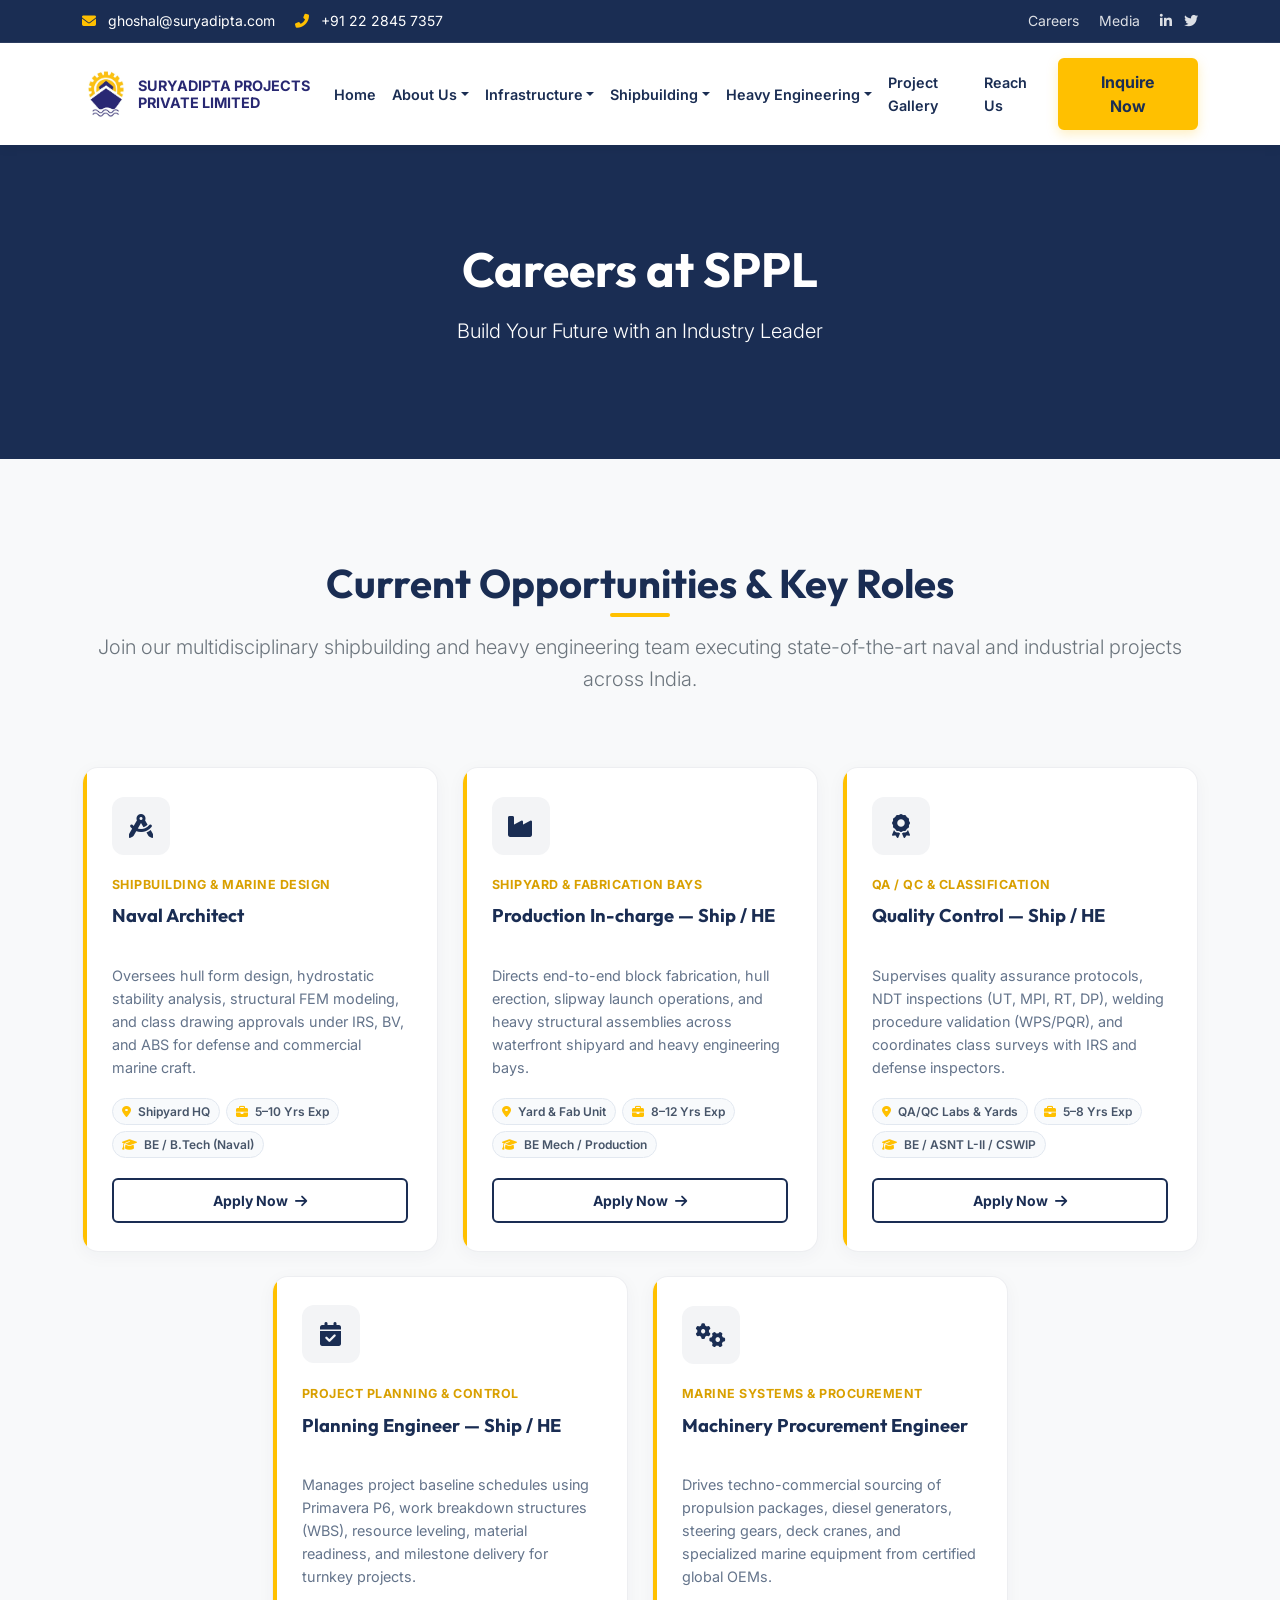
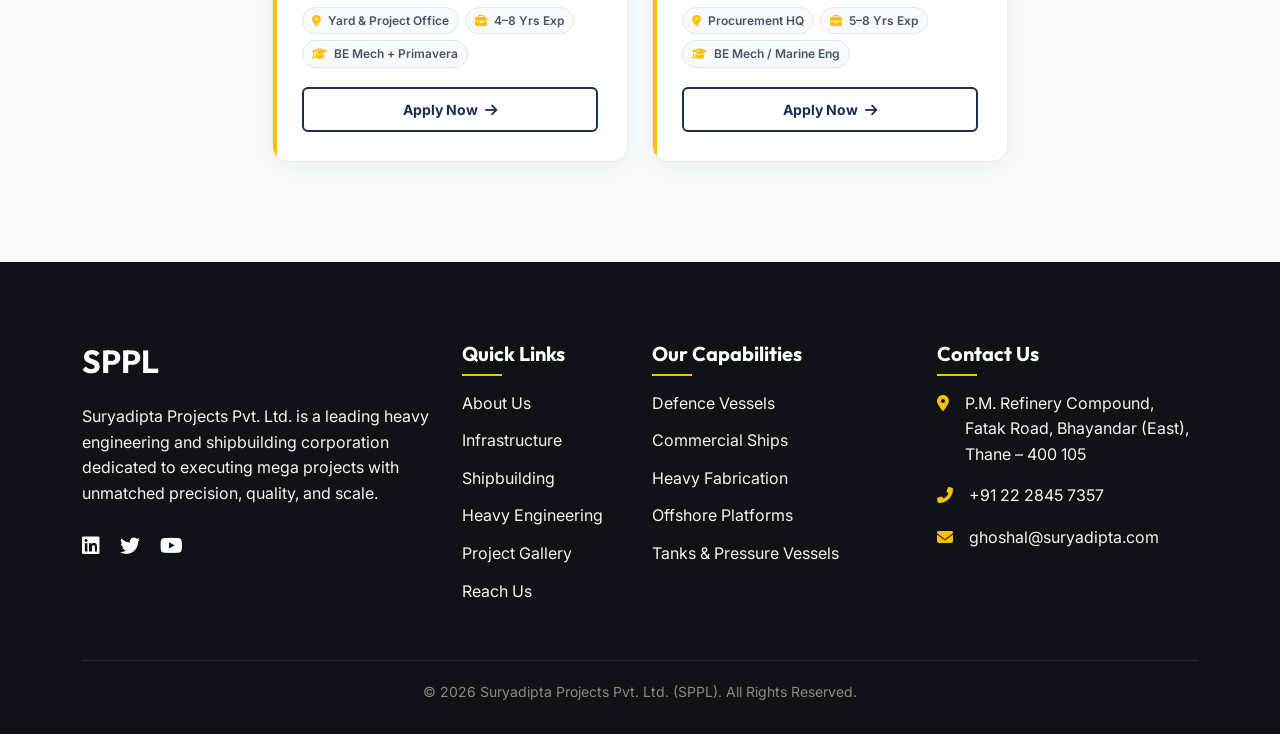
<file: careers.html>
<!DOCTYPE html>
<html lang="en">
<head>
    <meta charset="UTF-8">
    <meta name="viewport" content="width=device-width, initial-scale=1.0">
    <meta name="description" content="Join the SPPL team. Explore career opportunities in heavy engineering and shipbuilding.">
    <title>Careers | SPPL</title>

    <link rel="preconnect" href="https://fonts.googleapis.com">
    <link rel="preconnect" href="https://fonts.gstatic.com" crossorigin>
    <link href="https://fonts.googleapis.com/css2?family=Inter:wght@300;400;500;600;700&family=Outfit:wght@400;500;600;700;800&display=swap" rel="stylesheet">
    <link href="https://cdn.jsdelivr.net/npm/bootstrap@5.3.2/dist/css/bootstrap.min.css" rel="stylesheet">
    <link rel="stylesheet" href="https://cdnjs.cloudflare.com/ajax/libs/font-awesome/6.4.2/css/all.min.css">
    <link href="https://unpkg.com/aos@2.3.1/dist/aos.css" rel="stylesheet">
    <link rel="stylesheet" href="css/style.css">
</head>
<body>

    <!-- Topbar -->
    <div class="header-top d-none d-lg-block">
        <div class="container">
            <div class="row align-items-center">
                <div class="col-md-6">
                    <span class="me-3"><i class="fas fa-envelope text-orange me-2"></i> ghoshal@suryadipta.com</span>
                    <span><i class="fas fa-phone-alt text-orange me-2"></i> +91 22 2845 7357</span>
                </div>
                <div class="col-md-6 text-end">
                    <a href="careers.html" class="me-3">Careers</a>
                    <a href="media.html" class="me-3">Media</a>
                    <a href="https://www.linkedin.com/in/shyamashish-ghoshal-4084222a" target="_blank" rel="noopener noreferrer" aria-label="LinkedIn"><i class="fab fa-linkedin-in"></i></a>
                    <a href="https://x.com/SPPL_1998" target="_blank" rel="noopener noreferrer" class="ms-2" aria-label="Twitter / X"><i class="fab fa-twitter"></i></a>
                </div>
            </div>
        </div>
    </div>
    <!-- Navigation -->
    <nav class="navbar navbar-expand-lg navbar-light sticky-top">
        <div class="container">
            <a class="navbar-brand d-flex align-items-center" href="index.html">
                <img src="images/logo/logo.webp" alt="SPPL Logo" height="40" class="me-2">
                <span class="m-0" style="color: rgb(40, 40, 114); text-transform: uppercase; font-weight: 700; font-size: 0.9rem; line-height: 1.2;">
                    <span class="d-block">Suryadipta Projects</span>
                    <span class="d-block">Private Limited</span>
                </span>
            </a>
            <button class="navbar-toggler" type="button" data-bs-toggle="collapse" data-bs-target="#navbarNav"
                aria-controls="navbarNav" aria-expanded="false" aria-label="Toggle navigation">
                <span class="navbar-toggler-icon"></span>
            </button>
            <div class="collapse navbar-collapse" id="navbarNav">
                <ul class="navbar-nav ms-auto mb-2 mb-lg-0 align-items-xl-center">
                    <li class="nav-item"><a class="nav-link " href="index.html">Home</a></li>
                    
                    <li class="nav-item dropdown">
                        <a class="nav-link dropdown-toggle " href="about.html" id="aboutDropdown" role="button" data-bs-toggle="dropdown" aria-expanded="false">About Us</a>
                        <ul class="dropdown-menu" aria-labelledby="aboutDropdown">
                            <li><a class="dropdown-item dropdown-overview" href="about.html"><i class="fas fa-building me-2"></i>About Overview</a></li>
                            <li><hr class="dropdown-divider my-1"></li>
                            <li><a class="dropdown-item" href="about.html#director-profile">Director Profile</a></li>
                            <li><a class="dropdown-item" href="about.html#sppl-journey">SPPL Journey</a></li>
                            <li><a class="dropdown-item" href="about.html#order-book">Current Order Book</a></li>
                            <li><hr class="dropdown-divider my-1"></li>
                            <li><a class="dropdown-item" href="quality.html">Quality & Safety</a></li>
                            <li><a class="dropdown-item" href="media.html">Media Room</a></li>
                            <li><a class="dropdown-item" href="careers.html">Careers</a></li>
                        </ul>
                    </li>

                    <li class="nav-item dropdown">
                        <a class="nav-link dropdown-toggle " href="infrastructure.html" id="infraDropdown" role="button" data-bs-toggle="dropdown" aria-expanded="false">Infrastructure</a>
                        <ul class="dropdown-menu" aria-labelledby="infraDropdown">
                            <li><a class="dropdown-item dropdown-overview" href="infrastructure.html"><i class="fas fa-industry me-2"></i>Infra Overview</a></li>
                            <li><hr class="dropdown-divider my-1"></li>
                            <li><a class="dropdown-item" href="infrastructure.html#shipyard">Shipyard</a></li>
                            <li><a class="dropdown-item" href="infrastructure.html#heavy-fabrication-yard">Heavy Fabrication Yard</a></li>
                        </ul>
                    </li>

                    <li class="nav-item dropdown">
                        <a class="nav-link dropdown-toggle " href="shipbuilding.html" id="shipbuildingDropdown" role="button" data-bs-toggle="dropdown" aria-expanded="false">Shipbuilding</a>
                        <ul class="dropdown-menu" aria-labelledby="shipbuildingDropdown">
                            <li><a class="dropdown-item dropdown-overview" href="shipbuilding.html"><i class="fas fa-ship me-2"></i>Shipbuilding Overview</a></li>
                            <li><hr class="dropdown-divider my-1"></li>
                            <li><a class="dropdown-item" href="shipbuilding.html#defence">Defence</a></li>
                            <li><a class="dropdown-item" href="shipbuilding.html#commercial">Commercial</a></li>
                        </ul>
                    </li>

                    <li class="nav-item dropdown">
                        <a class="nav-link dropdown-toggle " href="heavy-engineering.html" id="heavyEngDropdown" role="button" data-bs-toggle="dropdown" aria-expanded="false">Heavy Engineering</a>
                        <ul class="dropdown-menu" aria-labelledby="heavyEngDropdown">
                            <li><a class="dropdown-item dropdown-overview" href="heavy-engineering.html"><i class="fas fa-cogs me-2"></i>Heavy Eng. Overview</a></li>
                            <li><hr class="dropdown-divider my-1"></li>
                            <li><a class="dropdown-item" href="heavy-engineering.html#heavy-fabrication">Heavy Fabrication</a></li>
                            <li><a class="dropdown-item" href="heavy-engineering.html#offshore-fabrication">Offshore Fabrication</a></li>
                            <li><a class="dropdown-item" href="heavy-engineering.html#tanks-vessels">Tanks &amp; Vessels</a></li>
                            <li><a class="dropdown-item" href="heavy-engineering.html#rubber-lined">Rubber lined Products</a></li>
                            <li><a class="dropdown-item" href="heavy-engineering.html#industrial-fabrication">Industrial Fabrication</a></li>
                        </ul>
                    </li>

                    <li class="nav-item"><a class="nav-link " href="projects.html">Project Gallery</a></li>
                    <li class="nav-item"><a class="nav-link " href="contact.html">Reach Us</a></li>
                </ul>
                <a href="contact.html" class="btn btn-primary-custom ms-lg-3 d-none d-lg-inline-flex">Inquire Now</a>
            </div>
        </div>
    </nav>

    
    <section class="page-header bg-navy text-white text-center py-5" style="background-color: var(--c-navy-blue);">
        <div class="container py-5" data-aos="fade-up">
            <h1 class="display-4 fw-bold text-white">Careers at SPPL</h1>
            <p class="lead">Build Your Future with an Industry Leader</p>
        </div>
    </section>
    <section class="section-padding bg-light">
        <div class="container text-center">
            <h2 class="section-title mb-4">Current Opportunities &amp; Key Roles</h2>
            <p class="lead text-secondary max-w-700 mx-auto mb-5">Join our multidisciplinary shipbuilding and heavy engineering team executing state-of-the-art naval and industrial projects across India.</p>
            
            <div class="row g-4 mt-2 text-start justify-content-center">
                <!-- Role 1: Naval Architect -->
                <div class="col-lg-4 col-md-6" data-aos="fade-up">
                    <div class="capability-box">
                        <div class="capability-icon-wrap">
                            <i class="fas fa-drafting-compass"></i>
                        </div>
                        <span class="capability-dept-tag">Shipbuilding &amp; Marine Design</span>
                        <h4 class="capability-role-title">Naval Architect</h4>
                        <p class="capability-desc">Oversees hull form design, hydrostatic stability analysis, structural FEM modeling, and class drawing approvals under IRS, BV, and ABS for defense and commercial marine craft.</p>
                        <div class="capability-meta-pills">
                            <span class="capability-pill"><i class="fas fa-map-marker-alt me-1 text-orange"></i> Shipyard HQ</span>
                            <span class="capability-pill"><i class="fas fa-briefcase me-1 text-orange"></i> 5–10 Yrs Exp</span>
                            <span class="capability-pill"><i class="fas fa-graduation-cap me-1 text-orange"></i> BE / B.Tech (Naval)</span>
                        </div>
                        <a href="contact.html" class="btn btn-sm btn-outline-custom mt-auto w-100">Apply Now <i class="fas fa-arrow-right ms-1"></i></a>
                    </div>
                </div>

                <!-- Role 2: Production In-charge — Ship / HE -->
                <div class="col-lg-4 col-md-6" data-aos="fade-up" data-aos-delay="50">
                    <div class="capability-box">
                        <div class="capability-icon-wrap">
                            <i class="fas fa-industry"></i>
                        </div>
                        <span class="capability-dept-tag">Shipyard &amp; Fabrication Bays</span>
                        <h4 class="capability-role-title">Production In-charge — Ship / HE</h4>
                        <p class="capability-desc">Directs end-to-end block fabrication, hull erection, slipway launch operations, and heavy structural assemblies across waterfront shipyard and heavy engineering bays.</p>
                        <div class="capability-meta-pills">
                            <span class="capability-pill"><i class="fas fa-map-marker-alt me-1 text-orange"></i> Yard &amp; Fab Unit</span>
                            <span class="capability-pill"><i class="fas fa-briefcase me-1 text-orange"></i> 8–12 Yrs Exp</span>
                            <span class="capability-pill"><i class="fas fa-graduation-cap me-1 text-orange"></i> BE Mech / Production</span>
                        </div>
                        <a href="contact.html" class="btn btn-sm btn-outline-custom mt-auto w-100">Apply Now <i class="fas fa-arrow-right ms-1"></i></a>
                    </div>
                </div>

                <!-- Role 3: Quality Control — Ship / HE -->
                <div class="col-lg-4 col-md-6" data-aos="fade-up" data-aos-delay="100">
                    <div class="capability-box">
                        <div class="capability-icon-wrap">
                            <i class="fas fa-award"></i>
                        </div>
                        <span class="capability-dept-tag">QA / QC &amp; Classification</span>
                        <h4 class="capability-role-title">Quality Control — Ship / HE</h4>
                        <p class="capability-desc">Supervises quality assurance protocols, NDT inspections (UT, MPI, RT, DP), welding procedure validation (WPS/PQR), and coordinates class surveys with IRS and defense inspectors.</p>
                        <div class="capability-meta-pills">
                            <span class="capability-pill"><i class="fas fa-map-marker-alt me-1 text-orange"></i> QA/QC Labs &amp; Yards</span>
                            <span class="capability-pill"><i class="fas fa-briefcase me-1 text-orange"></i> 5–8 Yrs Exp</span>
                            <span class="capability-pill"><i class="fas fa-graduation-cap me-1 text-orange"></i> BE / ASNT L-II / CSWIP</span>
                        </div>
                        <a href="contact.html" class="btn btn-sm btn-outline-custom mt-auto w-100">Apply Now <i class="fas fa-arrow-right ms-1"></i></a>
                    </div>
                </div>

                <!-- Role 4: Planning Engineer — Ship / HE -->
                <div class="col-lg-4 col-md-6" data-aos="fade-up">
                    <div class="capability-box">
                        <div class="capability-icon-wrap">
                            <i class="fas fa-calendar-check"></i>
                        </div>
                        <span class="capability-dept-tag">Project Planning &amp; Control</span>
                        <h4 class="capability-role-title">Planning Engineer — Ship / HE</h4>
                        <p class="capability-desc">Manages project baseline schedules using Primavera P6, work breakdown structures (WBS), resource leveling, material readiness, and milestone delivery for turnkey projects.</p>
                        <div class="capability-meta-pills">
                            <span class="capability-pill"><i class="fas fa-map-marker-alt me-1 text-orange"></i> Yard &amp; Project Office</span>
                            <span class="capability-pill"><i class="fas fa-briefcase me-1 text-orange"></i> 4–8 Yrs Exp</span>
                            <span class="capability-pill"><i class="fas fa-graduation-cap me-1 text-orange"></i> BE Mech + Primavera</span>
                        </div>
                        <a href="contact.html" class="btn btn-sm btn-outline-custom mt-auto w-100">Apply Now <i class="fas fa-arrow-right ms-1"></i></a>
                    </div>
                </div>

                <!-- Role 5: Machinery Procurement Engineer -->
                <div class="col-lg-4 col-md-6" data-aos="fade-up" data-aos-delay="50">
                    <div class="capability-box">
                        <div class="capability-icon-wrap">
                            <i class="fas fa-cogs"></i>
                        </div>
                        <span class="capability-dept-tag">Marine Systems &amp; Procurement</span>
                        <h4 class="capability-role-title">Machinery Procurement Engineer</h4>
                        <p class="capability-desc">Drives techno-commercial sourcing of propulsion packages, diesel generators, steering gears, deck cranes, and specialized marine equipment from certified global OEMs.</p>
                        <div class="capability-meta-pills">
                            <span class="capability-pill"><i class="fas fa-map-marker-alt me-1 text-orange"></i> Procurement HQ</span>
                            <span class="capability-pill"><i class="fas fa-briefcase me-1 text-orange"></i> 5–8 Yrs Exp</span>
                            <span class="capability-pill"><i class="fas fa-graduation-cap me-1 text-orange"></i> BE Mech / Marine Eng</span>
                        </div>
                        <a href="contact.html" class="btn btn-sm btn-outline-custom mt-auto w-100">Apply Now <i class="fas fa-arrow-right ms-1"></i></a>
                    </div>
                </div>
            </div>
        </div>
    </section>

    <!-- Footer -->
    <footer class="footer">
        <div class="container">
            <div class="row g-4">
                <div class="col-lg-4 col-md-6">
                    <h2 class="text-white m-0 mb-4 fw-bold">SPPL</h2>
                    <p class="text-secondary" style="color: var(--c-steel-grey-light) !important;">Suryadipta Projects Pvt. Ltd. is a leading heavy engineering and shipbuilding corporation dedicated to executing mega projects with unmatched precision, quality, and scale.</p>
                    <div class="mt-4">
                        <a href="https://www.linkedin.com/in/shyamashish-ghoshal-4084222a" target="_blank" rel="noopener noreferrer" class="text-white me-3 fs-5" aria-label="LinkedIn"><i class="fab fa-linkedin"></i></a>
                        <a href="https://x.com/SPPL_1998" target="_blank" rel="noopener noreferrer" class="text-white me-3 fs-5" aria-label="Twitter / X"><i class="fab fa-twitter"></i></a>
                        <a href="#" class="text-white fs-5" aria-label="YouTube"><i class="fab fa-youtube"></i></a>
                    </div>
                </div>
                <div class="col-lg-2 col-md-6">
                    <h4 class="footer-heading">Quick Links</h4>
                    <ul class="footer-links">
                        <li><a href="about.html">About Us</a></li>
                        <li><a href="infrastructure.html">Infrastructure</a></li>
                        <li><a href="shipbuilding.html">Shipbuilding</a></li>
                        <li><a href="heavy-engineering.html">Heavy Engineering</a></li>
                        <li><a href="projects.html">Project Gallery</a></li>
                        <li><a href="contact.html">Reach Us</a></li>
                    </ul>
                </div>
                <div class="col-lg-3 col-md-6">
                    <h4 class="footer-heading">Our Capabilities</h4>
                    <ul class="footer-links">
                        <li><a href="shipbuilding.html#defence">Defence Vessels</a></li>
                        <li><a href="shipbuilding.html#commercial">Commercial Ships</a></li>
                        <li><a href="heavy-engineering.html#heavy-fabrication">Heavy Fabrication</a></li>
                        <li><a href="heavy-engineering.html#offshore-fabrication">Offshore Platforms</a></li>
                        <li><a href="heavy-engineering.html#tanks-vessels">Tanks &amp; Pressure Vessels</a></li>
                    </ul>
                </div>
                <div class="col-lg-3 col-md-6">
                    <h4 class="footer-heading">Contact Us</h4>
                    <ul class="footer-links">
                        <li class="d-flex mb-3">
                            <i class="fas fa-map-marker-alt text-orange mt-1 me-3"></i>
                            <span class="text-secondary" style="color: var(--c-steel-grey-light) !important;">P.M. Refinery Compound, Fatak Road, Bhayandar (East), Thane &ndash; 400 105</span>
                        </li>
                        <li class="d-flex mb-3">
                            <i class="fas fa-phone-alt text-orange mt-1 me-3"></i>
                            <span class="text-secondary" style="color: var(--c-steel-grey-light) !important;">+91 22 2845 7357</span>
                        </li>
                        <li class="d-flex mb-3">
                            <i class="fas fa-envelope text-orange mt-1 me-3"></i>
                            <span class="text-secondary" style="color: var(--c-steel-grey-light) !important;">ghoshal@suryadipta.com</span>
                        </li>
                    </ul>
                </div>
            </div>
            <div class="footer-bottom">
                <p class="mb-0">&copy; 2026 Suryadipta Projects Pvt. Ltd. (SPPL). All Rights Reserved.</p>
            </div>
        </div>
    </footer>

    <!-- Scroll to Top -->
    <div class="scroll-top">
        <i class="fas fa-chevron-up"></i>
    </div>

    <!-- Scripts -->
    <script src="https://cdn.jsdelivr.net/npm/bootstrap@5.3.2/dist/js/bootstrap.bundle.min.js"></script>
    <script src="https://unpkg.com/aos@2.3.1/dist/aos.js"></script>
    <script src="js/main.js"></script>
</body>
</html>
</file>
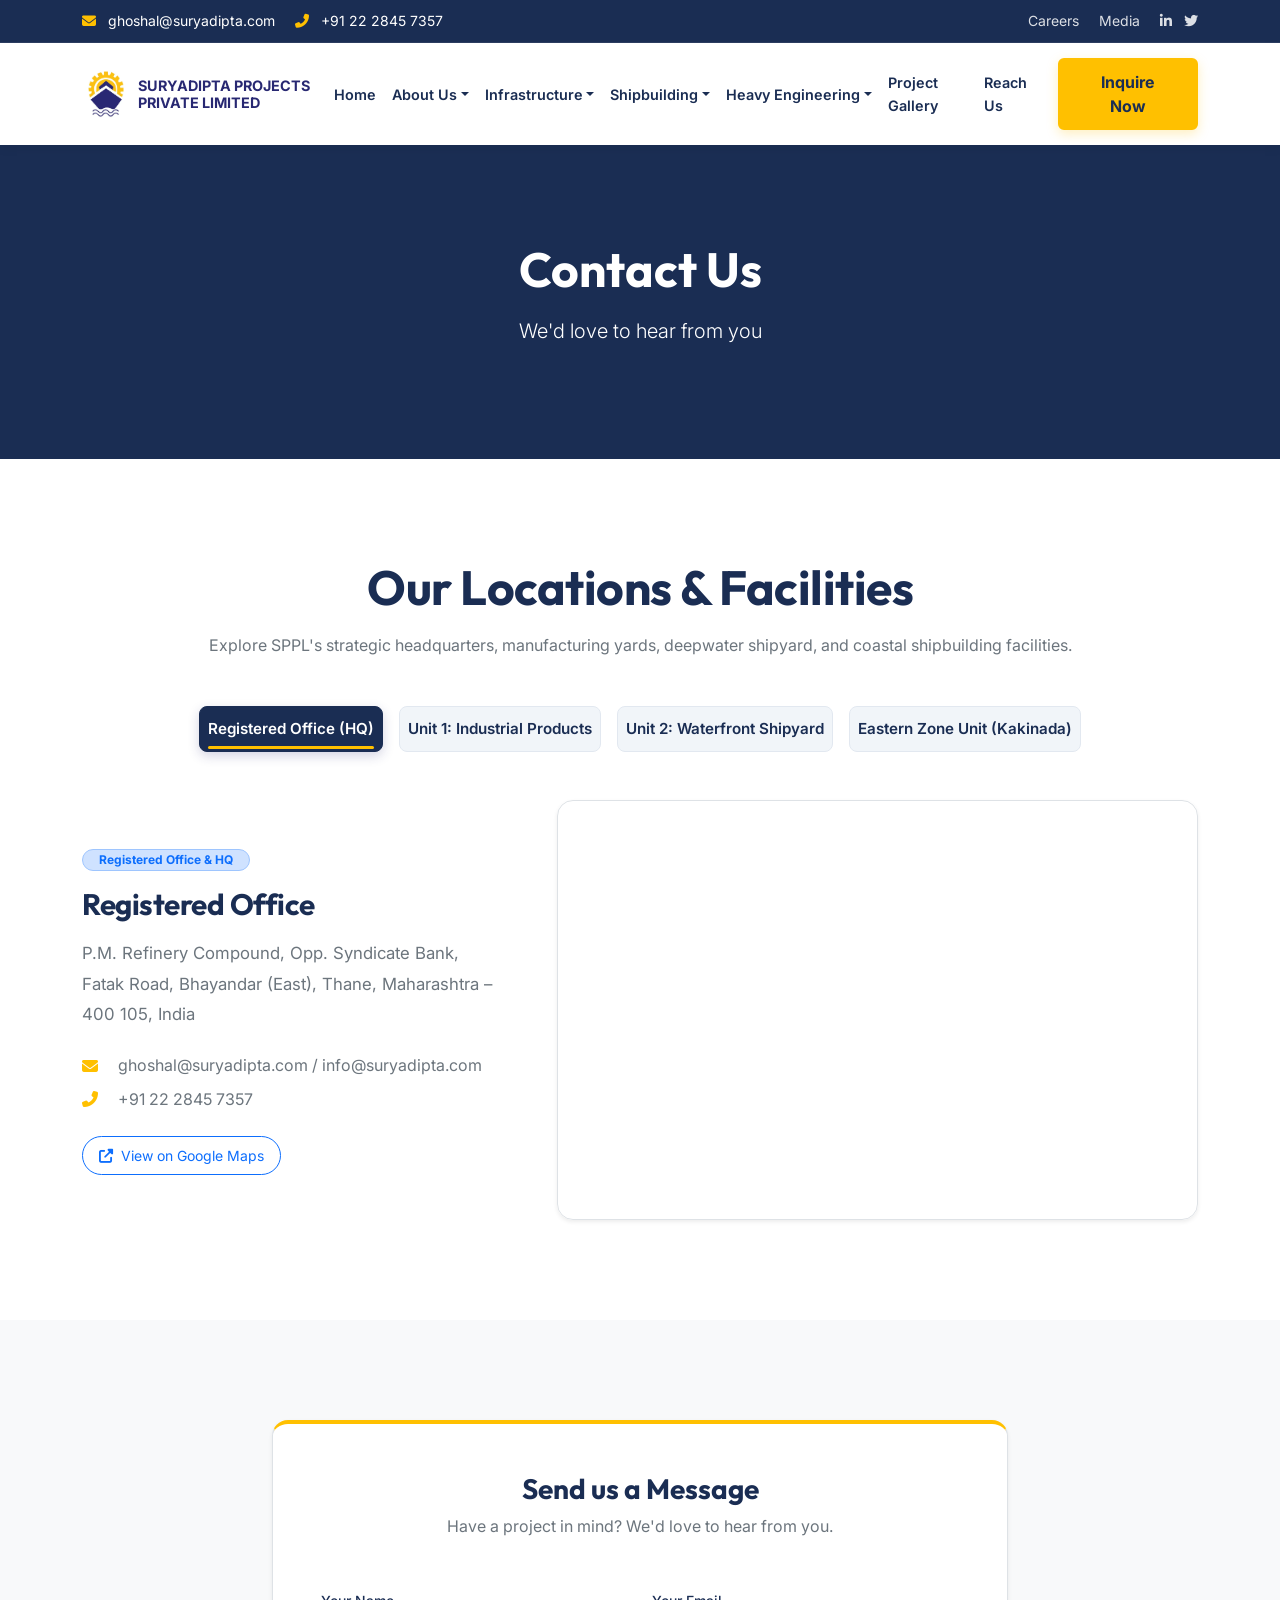
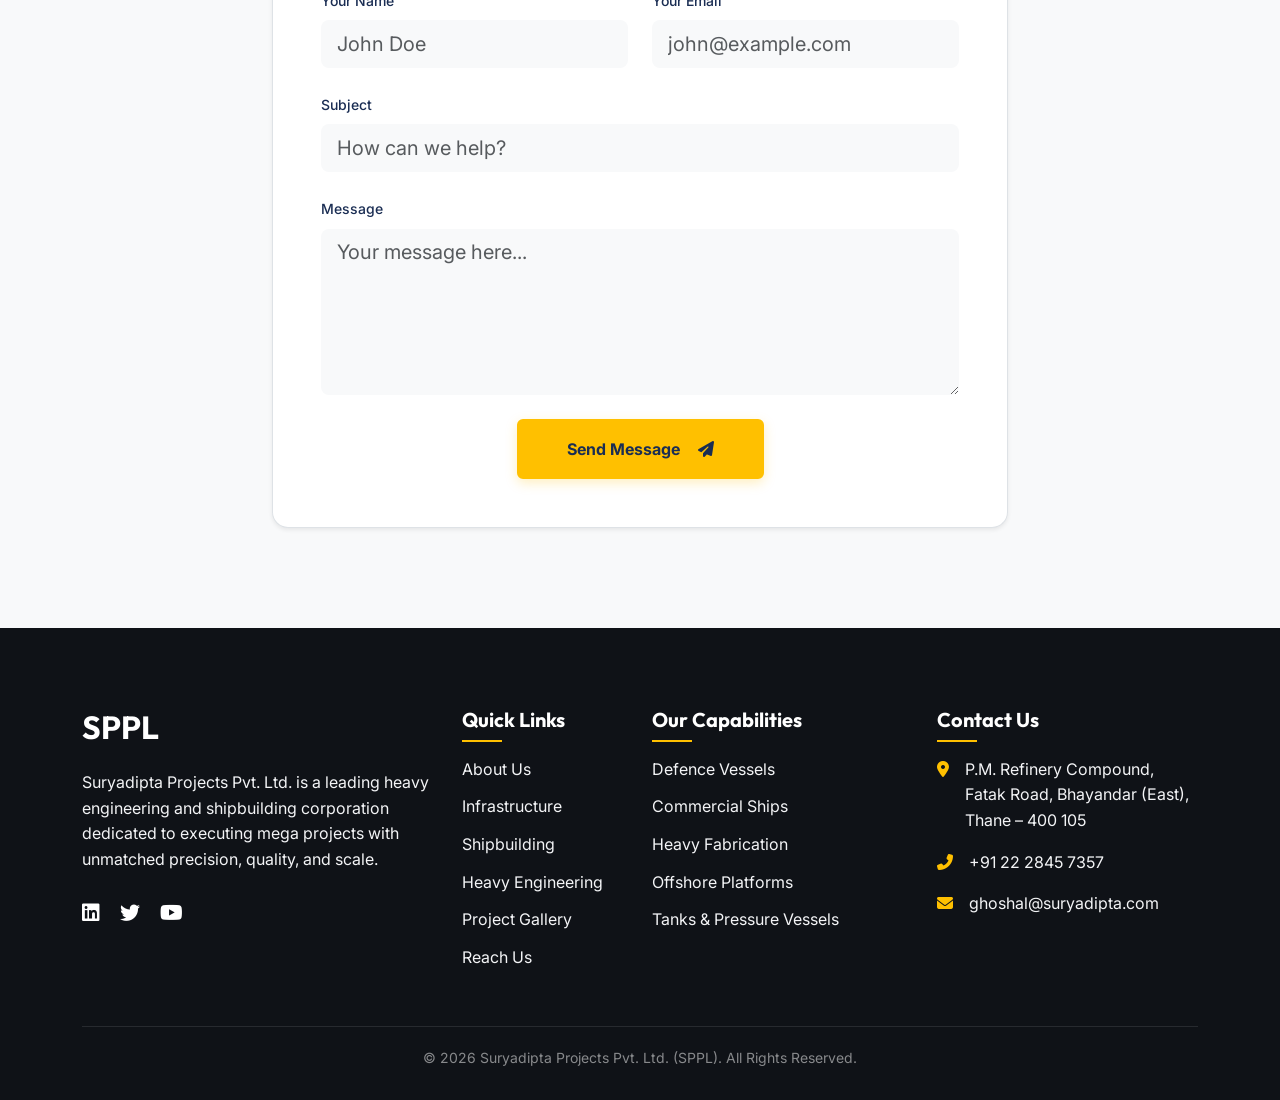
<file: contact.html>
<!DOCTYPE html>
<html lang="en">
<head>
    <meta charset="UTF-8">
    <meta name="viewport" content="width=device-width, initial-scale=1.0">
    <meta name="description" content="Get in touch with SPPL for inquiries, project discussions, and support.">
    <title>Contact Us | SPPL</title>

    <link rel="preconnect" href="https://fonts.googleapis.com">
    <link rel="preconnect" href="https://fonts.gstatic.com" crossorigin>
    <link href="https://fonts.googleapis.com/css2?family=Inter:wght@300;400;500;600;700&family=Outfit:wght@400;500;600;700;800&display=swap" rel="stylesheet">
    <link href="https://cdn.jsdelivr.net/npm/bootstrap@5.3.2/dist/css/bootstrap.min.css" rel="stylesheet">
    <link rel="stylesheet" href="https://cdnjs.cloudflare.com/ajax/libs/font-awesome/6.4.2/css/all.min.css">
    <link href="https://unpkg.com/aos@2.3.1/dist/aos.css" rel="stylesheet">
    <link rel="stylesheet" href="css/style.css">
</head>
<body>

    <!-- Topbar -->
    <div class="header-top d-none d-lg-block">
        <div class="container">
            <div class="row align-items-center">
                <div class="col-md-6">
                    <span class="me-3"><i class="fas fa-envelope text-orange me-2"></i> ghoshal@suryadipta.com</span>
                    <span><i class="fas fa-phone-alt text-orange me-2"></i> +91 22 2845 7357</span>
                </div>
                <div class="col-md-6 text-end">
                    <a href="careers.html" class="me-3">Careers</a>
                    <a href="media.html" class="me-3">Media</a>
                    <a href="https://www.linkedin.com/in/shyamashish-ghoshal-4084222a" target="_blank" rel="noopener noreferrer" aria-label="LinkedIn"><i class="fab fa-linkedin-in"></i></a>
                    <a href="https://x.com/SPPL_1998" target="_blank" rel="noopener noreferrer" class="ms-2" aria-label="Twitter / X"><i class="fab fa-twitter"></i></a>
                </div>
            </div>
        </div>
    </div>
    <!-- Navigation -->
    <nav class="navbar navbar-expand-lg navbar-light sticky-top">
        <div class="container">
            <a class="navbar-brand d-flex align-items-center" href="index.html">
                <img src="images/logo/logo.webp" alt="SPPL Logo" height="40" class="me-2">
                <span class="m-0" style="color: rgb(40, 40, 114); text-transform: uppercase; font-weight: 700; font-size: 0.9rem; line-height: 1.2;">
                    <span class="d-block">Suryadipta Projects</span>
                    <span class="d-block">Private Limited</span>
                </span>
            </a>
            <button class="navbar-toggler" type="button" data-bs-toggle="collapse" data-bs-target="#navbarNav"
                aria-controls="navbarNav" aria-expanded="false" aria-label="Toggle navigation">
                <span class="navbar-toggler-icon"></span>
            </button>
            <div class="collapse navbar-collapse" id="navbarNav">
                <ul class="navbar-nav ms-auto mb-2 mb-lg-0 align-items-xl-center">
                    <li class="nav-item"><a class="nav-link " href="index.html">Home</a></li>
                    
                    <li class="nav-item dropdown">
                        <a class="nav-link dropdown-toggle " href="about.html" id="aboutDropdown" role="button" data-bs-toggle="dropdown" aria-expanded="false">About Us</a>
                        <ul class="dropdown-menu" aria-labelledby="aboutDropdown">
                            <li><a class="dropdown-item dropdown-overview" href="about.html"><i class="fas fa-building me-2"></i>About Overview</a></li>
                            <li><hr class="dropdown-divider my-1"></li>
                            <li><a class="dropdown-item" href="about.html#director-profile">Director Profile</a></li>
                            <li><a class="dropdown-item" href="about.html#sppl-journey">SPPL Journey</a></li>
                            <li><a class="dropdown-item" href="about.html#order-book">Current Order Book</a></li>
                            <li><hr class="dropdown-divider my-1"></li>
                            <li><a class="dropdown-item" href="quality.html">Quality & Safety</a></li>
                            <li><a class="dropdown-item" href="media.html">Media Room</a></li>
                            <li><a class="dropdown-item" href="careers.html">Careers</a></li>
                        </ul>
                    </li>

                    <li class="nav-item dropdown">
                        <a class="nav-link dropdown-toggle " href="infrastructure.html" id="infraDropdown" role="button" data-bs-toggle="dropdown" aria-expanded="false">Infrastructure</a>
                        <ul class="dropdown-menu" aria-labelledby="infraDropdown">
                            <li><a class="dropdown-item dropdown-overview" href="infrastructure.html"><i class="fas fa-industry me-2"></i>Infra Overview</a></li>
                            <li><hr class="dropdown-divider my-1"></li>
                            <li><a class="dropdown-item" href="infrastructure.html#shipyard">Shipyard</a></li>
                            <li><a class="dropdown-item" href="infrastructure.html#heavy-fabrication-yard">Heavy Fabrication Yard</a></li>
                        </ul>
                    </li>

                    <li class="nav-item dropdown">
                        <a class="nav-link dropdown-toggle " href="shipbuilding.html" id="shipbuildingDropdown" role="button" data-bs-toggle="dropdown" aria-expanded="false">Shipbuilding</a>
                        <ul class="dropdown-menu" aria-labelledby="shipbuildingDropdown">
                            <li><a class="dropdown-item dropdown-overview" href="shipbuilding.html"><i class="fas fa-ship me-2"></i>Shipbuilding Overview</a></li>
                            <li><hr class="dropdown-divider my-1"></li>
                            <li><a class="dropdown-item" href="shipbuilding.html#defence">Defence</a></li>
                            <li><a class="dropdown-item" href="shipbuilding.html#commercial">Commercial</a></li>
                        </ul>
                    </li>

                    <li class="nav-item dropdown">
                        <a class="nav-link dropdown-toggle " href="heavy-engineering.html" id="heavyEngDropdown" role="button" data-bs-toggle="dropdown" aria-expanded="false">Heavy Engineering</a>
                        <ul class="dropdown-menu" aria-labelledby="heavyEngDropdown">
                            <li><a class="dropdown-item dropdown-overview" href="heavy-engineering.html"><i class="fas fa-cogs me-2"></i>Heavy Eng. Overview</a></li>
                            <li><hr class="dropdown-divider my-1"></li>
                            <li><a class="dropdown-item" href="heavy-engineering.html#heavy-fabrication">Heavy Fabrication</a></li>
                            <li><a class="dropdown-item" href="heavy-engineering.html#offshore-fabrication">Offshore Fabrication</a></li>
                            <li><a class="dropdown-item" href="heavy-engineering.html#tanks-vessels">Tanks &amp; Vessels</a></li>
                            <li><a class="dropdown-item" href="heavy-engineering.html#rubber-lined">Rubber lined Products</a></li>
                            <li><a class="dropdown-item" href="heavy-engineering.html#industrial-fabrication">Industrial Fabrication</a></li>
                        </ul>
                    </li>

                    <li class="nav-item"><a class="nav-link " href="projects.html">Project Gallery</a></li>
                    <li class="nav-item"><a class="nav-link " href="contact.html">Reach Us</a></li>
                </ul>
                <a href="contact.html" class="btn btn-primary-custom ms-lg-3 d-none d-lg-inline-flex">Inquire Now</a>
            </div>
        </div>
    </nav>

    
    <section class="page-header bg-navy text-white text-center py-5" style="background-color: var(--c-navy-blue);">
        <div class="container py-5" data-aos="fade-up">
            <h1 class="display-4 fw-bold text-white">Contact Us</h1>
            <p class="lead">We'd love to hear from you</p>
        </div>
    </section>
    <style>
        .location-nav-link {
            color: var(--c-navy-blue);
            font-weight: 600;
            padding: 10px 22px;
            border-radius: 8px;
            transition: all 0.3s ease;
            background: #f1f5f9;
            border: 1px solid #e2e8f0;
            font-size: 0.95rem;
        }
        .location-nav-link.active {
            background-color: var(--c-navy-blue) !important;
            color: #ffffff !important;
            border-color: var(--c-navy-blue);
            box-shadow: 0 4px 12px rgba(40, 40, 114, 0.2);
        }
        .location-nav-link:hover:not(.active) {
            background-color: rgba(40, 40, 114, 0.08);
        }
    </style>

    <section class="section-padding bg-white">
        <div class="container">
            <div class="text-center mb-5" data-aos="fade-up">
                <h2 class="display-5 fw-bold" style="color: var(--c-navy-blue); letter-spacing: -0.5px;">Our Locations &amp; Facilities</h2>
                <p class="text-secondary max-w-700 mx-auto">Explore SPPL's strategic headquarters, manufacturing yards, deepwater shipyard, and coastal shipbuilding facilities.</p>
            </div>
            
            <!-- Tabs -->
            <ul class="nav justify-content-center mb-5 gap-2 gap-md-3 flex-wrap" id="location-tabs" role="tablist" data-aos="fade-up" data-aos-delay="100">
                <li class="nav-item" role="presentation">
                    <button class="nav-link location-nav-link active" id="mumbai-tab" data-bs-toggle="pill" data-bs-target="#mumbai" type="button" role="tab">Registered Office (HQ)</button>
                </li>
                <li class="nav-item" role="presentation">
                    <button class="nav-link location-nav-link" id="unit1-tab" data-bs-toggle="pill" data-bs-target="#unit1" type="button" role="tab">Unit 1: Industrial Products</button>
                </li>
                <li class="nav-item" role="presentation">
                    <button class="nav-link location-nav-link" id="unit2-tab" data-bs-toggle="pill" data-bs-target="#unit2" type="button" role="tab">Unit 2: Waterfront Shipyard</button>
                </li>
                <li class="nav-item" role="presentation">
                    <button class="nav-link location-nav-link" id="kakinada-tab" data-bs-toggle="pill" data-bs-target="#kakinada" type="button" role="tab">Eastern Zone Unit (Kakinada)</button>
                </li>
            </ul>

            <!-- Tab Content -->
            <div class="tab-content" id="location-tabs-content" data-aos="fade-up" data-aos-delay="200">
                <!-- Registered Office (HQ) -->
                <div class="tab-pane fade show active" id="mumbai" role="tabpanel">
                    <div class="row align-items-center">
                        <div class="col-lg-5 mb-5 mb-lg-0 pe-lg-5">
                            <span class="badge bg-primary-subtle text-primary border border-primary-subtle px-3 py-1 rounded-pill mb-3 fw-bold">Registered Office &amp; HQ</span>
                            <h3 class="mb-3 fw-bold" style="color: var(--c-navy-blue); font-size: 1.85rem; letter-spacing: -0.5px;">Registered Office</h3>
                            <p class="text-secondary mb-4" style="font-size: 1.05rem; line-height: 1.8;">
                                P.M. Refinery Compound, Opp. Syndicate Bank, Fatak Road, Bhayandar (East), Thane, Maharashtra &ndash; 400 105, India
                            </p>
                            
                            <div class="d-flex flex-column gap-2 mb-4">
                                <div class="d-flex align-items-center">
                                    <i class="fas fa-envelope text-orange me-3" style="width: 20px;"></i>
                                    <span class="text-secondary">ghoshal@suryadipta.com / info@suryadipta.com</span>
                                </div>
                                <div class="d-flex align-items-center">
                                    <i class="fas fa-phone-alt text-orange me-3" style="width: 20px;"></i>
                                    <span class="text-secondary">+91 22 2845 7357</span>
                                </div>
                            </div>

                            <a href="https://maps.google.com/?q=P.M.+Refinery+Compound+Fatak+Road+Bhayandar+East+Thane+400105" target="_blank" rel="noopener noreferrer" class="btn btn-outline-primary btn-sm px-3 py-2 rounded-pill">
                                <i class="fas fa-external-link-alt me-1"></i> View on Google Maps
                            </a>
                        </div>
                        <div class="col-lg-7">
                            <div class="rounded-4 overflow-hidden shadow-sm border" style="height: 420px;">
                                <iframe src="https://maps.google.com/maps?q=Fatak+Road+Bhayandar+East+Thane+400105&t=&z=16&ie=UTF8&iwloc=&output=embed" width="100%" height="100%" style="border:0;" allowfullscreen="" loading="lazy" referrerpolicy="no-referrer-when-downgrade"></iframe>
                            </div>
                        </div>
                    </div>
                </div>
                
                <!-- Unit 1: Industrial Products -->
                <div class="tab-pane fade" id="unit1" role="tabpanel">
                    <div class="row align-items-center">
                        <div class="col-lg-5 mb-5 mb-lg-0 pe-lg-5">
                            <span class="badge bg-warning-subtle text-warning-emphasis border border-warning-subtle px-3 py-1 rounded-pill mb-3 fw-bold">Manufacturing Bay</span>
                            <h3 class="mb-3 fw-bold" style="color: var(--c-navy-blue); font-size: 1.85rem; letter-spacing: -0.5px;">Floor Shop Areas Unit 1</h3>
                            <p class="text-orange fw-semibold mb-2" style="font-size: 0.95rem; text-transform: uppercase; letter-spacing: 0.5px;">Industrial Products &amp; Heavy Fabrication</p>
                            <p class="text-secondary mb-3" style="font-size: 1rem; line-height: 1.7;">
                                50,000 SQ. FT. fabrication yard with dedicated concrete jetty (4.5m draft) and 10,000 SQ. FT. covered machine shop. Located 1.5 km off Mumbai&ndash;Ahmedabad Western Express Highway (5 km from Dahisar checkpost).
                            </p>
                            
                            <div class="d-flex flex-column gap-2 mb-4">
                                <div class="d-flex align-items-center">
                                    <i class="fas fa-map-marker-alt text-orange me-3" style="width: 20px;"></i>
                                    <span class="text-secondary">Coordinates: 19.2905477, 72.8939836</span>
                                </div>
                                <div class="d-flex align-items-center">
                                    <i class="fas fa-envelope text-orange me-3" style="width: 20px;"></i>
                                    <span class="text-secondary">info@sppl.com</span>
                                </div>
                            </div>

                            <a href="https://www.google.com/maps?q=19.2905477,72.8939836&z=17&hl=en" target="_blank" rel="noopener noreferrer" class="btn btn-outline-primary btn-sm px-3 py-2 rounded-pill">
                                <i class="fas fa-external-link-alt me-1"></i> View on Google Maps
                            </a>
                        </div>
                        <div class="col-lg-7">
                            <div class="rounded-4 overflow-hidden shadow-sm border" style="height: 420px;">
                                <iframe src="https://maps.google.com/maps?q=19.2905477,72.8939836&t=&z=16&ie=UTF8&iwloc=&output=embed" width="100%" height="100%" style="border:0;" allowfullscreen="" loading="lazy" referrerpolicy="no-referrer-when-downgrade"></iframe>
                            </div>
                        </div>
                    </div>
                </div>

                <!-- Unit 2: Shipyard -->
                <div class="tab-pane fade" id="unit2" role="tabpanel">
                    <div class="row align-items-center">
                        <div class="col-lg-5 mb-5 mb-lg-0 pe-lg-5">
                            <span class="badge bg-success-subtle text-success border border-success-subtle px-3 py-1 rounded-pill mb-3 fw-bold">Waterfront Facility</span>
                            <h3 class="mb-3 fw-bold" style="color: var(--c-navy-blue); font-size: 1.85rem; letter-spacing: -0.5px;">Shipbuilding Yard Unit 2</h3>
                            <p class="text-orange fw-semibold mb-2" style="font-size: 0.95rem; text-transform: uppercase; letter-spacing: 0.5px;">Ship Construction, Repairs &amp; Conversion</p>
                            <p class="text-secondary mb-3" style="font-size: 1rem; line-height: 1.7;">
                                50,000 SQ. FT. open yard with slipway, heavy winches, and marine bollards. Located 400 meters from Unit 1, handling new vessel construction, dry dock overhauls, and complete marine refits.
                            </p>
                            
                            <div class="d-flex flex-column gap-2 mb-4">
                                <div class="d-flex align-items-center">
                                    <i class="fas fa-map-marker-alt text-orange me-3" style="width: 20px;"></i>
                                    <span class="text-secondary">Coordinates: 19°17'20.1"N 72°53'50.3"E (19.2889225, 72.8973039)</span>
                                </div>
                                <div class="d-flex align-items-center">
                                    <i class="fas fa-envelope text-orange me-3" style="width: 20px;"></i>
                                    <span class="text-secondary">yard@sppl.com / info@sppl.com</span>
                                </div>
                            </div>

                            <a href="https://www.google.com/maps/place/19%C2%B017'20.1%22N+72%C2%B053'50.3%22E/@19.2889225,72.894729,17z/data=!3m1!4b1!4m4!3m3!8m2!3d19.2889225!4d72.8973039" target="_blank" rel="noopener noreferrer" class="btn btn-outline-primary btn-sm px-3 py-2 rounded-pill">
                                <i class="fas fa-external-link-alt me-1"></i> View on Google Maps
                            </a>
                        </div>
                        <div class="col-lg-7">
                            <div class="rounded-4 overflow-hidden shadow-sm border" style="height: 420px;">
                                <iframe src="https://maps.google.com/maps?q=19.2889225,72.8973039&t=&z=16&ie=UTF8&iwloc=&output=embed" width="100%" height="100%" style="border:0;" allowfullscreen="" loading="lazy" referrerpolicy="no-referrer-when-downgrade"></iframe>
                            </div>
                        </div>
                    </div>
                </div>

                <!-- Kakinada Eastern Zone Unit -->
                <div class="tab-pane fade" id="kakinada" role="tabpanel">
                    <div class="row align-items-center">
                        <div class="col-lg-5 mb-5 mb-lg-0 pe-lg-5">
                            <span class="badge bg-info-subtle text-info-emphasis border border-info-subtle px-3 py-1 rounded-pill mb-3 fw-bold">Eastern Zone</span>
                            <h3 class="mb-3 fw-bold" style="color: var(--c-navy-blue); font-size: 1.85rem; letter-spacing: -0.5px;">Eastern Zone Shipbuilding Unit</h3>
                            <p class="text-orange fw-semibold mb-2" style="font-size: 0.95rem; text-transform: uppercase; letter-spacing: 0.5px;">Kakinada, Andhra Pradesh</p>
                            <p class="text-secondary mb-3" style="font-size: 1rem; line-height: 1.7;">
                                Plot No. 4B, Survey No. 237/3P, Industrial Park, Vakalapudi, Kakinada, East Godavari District, Andhra Pradesh &ndash; 533005. Serving strategic eastern seaboard naval and commercial maritime projects.
                            </p>
                            
                            <div class="d-flex flex-column gap-2 mb-4">
                                <div class="d-flex align-items-center">
                                    <i class="fas fa-industry text-orange me-3" style="width: 20px;"></i>
                                    <span class="text-secondary">Specialized Shipbuilding &amp; Marine Assembly</span>
                                </div>
                                <div class="d-flex align-items-center">
                                    <i class="fas fa-envelope text-orange me-3" style="width: 20px;"></i>
                                    <span class="text-secondary">info@sppl.com</span>
                                </div>
                            </div>

                            <a href="https://maps.app.goo.gl/RGBx5GzjCgeFqGM28" target="_blank" rel="noopener noreferrer" class="btn btn-outline-primary btn-sm px-3 py-2 rounded-pill">
                                <i class="fas fa-external-link-alt me-1"></i> View on Google Maps
                            </a>
                        </div>
                        <div class="col-lg-7">
                            <div class="rounded-4 overflow-hidden shadow-sm border" style="height: 420px;">
                                <iframe src="https://maps.google.com/maps?q=Vakalapudi+Industrial+Park+Kakinada+Andhra+Pradesh&t=&z=14&ie=UTF8&iwloc=&output=embed" width="100%" height="100%" style="border:0;" allowfullscreen="" loading="lazy" referrerpolicy="no-referrer-when-downgrade"></iframe>
                            </div>
                        </div>
                    </div>
                </div>
            </div>
        </div>
    </section>

    <section class="section-padding bg-light">
        <div class="container">
            <div class="row justify-content-center">
                <div class="col-lg-8" data-aos="fade-up">
                    <div class="bg-white p-4 p-md-5 rounded-4 shadow-sm border" style="border-top: 4px solid var(--c-industrial-orange) !important;">
                        <div class="text-center mb-5">
                            <h3 class="fw-bold mb-2" style="color: var(--c-navy-blue);">Send us a Message</h3>
                            <p class="text-secondary">Have a project in mind? We'd love to hear from you.</p>
                        </div>
                        <form action="javascript:void(0);">
                            <div class="row g-4">
                                <div class="col-md-6">
                                    <label class="form-label text-navy fw-medium small">Your Name</label>
                                    <input type="text" class="form-control form-control-lg bg-light border-0" placeholder="John Doe" required>
                                </div>
                                <div class="col-md-6">
                                    <label class="form-label text-navy fw-medium small">Your Email</label>
                                    <input type="email" class="form-control form-control-lg bg-light border-0" placeholder="john@example.com" required>
                                </div>
                                <div class="col-12">
                                    <label class="form-label text-navy fw-medium small">Subject</label>
                                    <input type="text" class="form-control form-control-lg bg-light border-0" placeholder="How can we help?" required>
                                </div>
                                <div class="col-12">
                                    <label class="form-label text-navy fw-medium small">Message</label>
                                    <textarea class="form-control form-control-lg bg-light border-0" rows="5" placeholder="Your message here..." required></textarea>
                                </div>
                                <div class="col-12 text-center mt-4">
                                    <button type="submit" class="btn btn-primary-custom px-5 py-3">Send Message <i class="fas fa-paper-plane ms-2"></i></button>
                                </div>
                            </div>
                        </form>
                    </div>
                </div>
            </div>
        </div>
    </section>

    <!-- Footer -->
    <footer class="footer">
        <div class="container">
            <div class="row g-4">
                <div class="col-lg-4 col-md-6">
                    <h2 class="text-white m-0 mb-4 fw-bold">SPPL</h2>
                    <p class="text-secondary" style="color: var(--c-steel-grey-light) !important;">Suryadipta Projects Pvt. Ltd. is a leading heavy engineering and shipbuilding corporation dedicated to executing mega projects with unmatched precision, quality, and scale.</p>
                    <div class="mt-4">
                        <a href="https://www.linkedin.com/in/shyamashish-ghoshal-4084222a" target="_blank" rel="noopener noreferrer" class="text-white me-3 fs-5" aria-label="LinkedIn"><i class="fab fa-linkedin"></i></a>
                        <a href="https://x.com/SPPL_1998" target="_blank" rel="noopener noreferrer" class="text-white me-3 fs-5" aria-label="Twitter / X"><i class="fab fa-twitter"></i></a>
                        <a href="#" class="text-white fs-5" aria-label="YouTube"><i class="fab fa-youtube"></i></a>
                    </div>
                </div>
                <div class="col-lg-2 col-md-6">
                    <h4 class="footer-heading">Quick Links</h4>
                    <ul class="footer-links">
                        <li><a href="about.html">About Us</a></li>
                        <li><a href="infrastructure.html">Infrastructure</a></li>
                        <li><a href="shipbuilding.html">Shipbuilding</a></li>
                        <li><a href="heavy-engineering.html">Heavy Engineering</a></li>
                        <li><a href="projects.html">Project Gallery</a></li>
                        <li><a href="contact.html">Reach Us</a></li>
                    </ul>
                </div>
                <div class="col-lg-3 col-md-6">
                    <h4 class="footer-heading">Our Capabilities</h4>
                    <ul class="footer-links">
                        <li><a href="shipbuilding.html#defence">Defence Vessels</a></li>
                        <li><a href="shipbuilding.html#commercial">Commercial Ships</a></li>
                        <li><a href="heavy-engineering.html#heavy-fabrication">Heavy Fabrication</a></li>
                        <li><a href="heavy-engineering.html#offshore-fabrication">Offshore Platforms</a></li>
                        <li><a href="heavy-engineering.html#tanks-vessels">Tanks &amp; Pressure Vessels</a></li>
                    </ul>
                </div>
                <div class="col-lg-3 col-md-6">
                    <h4 class="footer-heading">Contact Us</h4>
                    <ul class="footer-links">
                        <li class="d-flex mb-3">
                            <i class="fas fa-map-marker-alt text-orange mt-1 me-3"></i>
                            <span class="text-secondary" style="color: var(--c-steel-grey-light) !important;">P.M. Refinery Compound, Fatak Road, Bhayandar (East), Thane &ndash; 400 105</span>
                        </li>
                        <li class="d-flex mb-3">
                            <i class="fas fa-phone-alt text-orange mt-1 me-3"></i>
                            <span class="text-secondary" style="color: var(--c-steel-grey-light) !important;">+91 22 2845 7357</span>
                        </li>
                        <li class="d-flex mb-3">
                            <i class="fas fa-envelope text-orange mt-1 me-3"></i>
                            <span class="text-secondary" style="color: var(--c-steel-grey-light) !important;">ghoshal@suryadipta.com</span>
                        </li>
                    </ul>
                </div>
            </div>
            <div class="footer-bottom">
                <p class="mb-0">&copy; 2026 Suryadipta Projects Pvt. Ltd. (SPPL). All Rights Reserved.</p>
            </div>
        </div>
    </footer>

    <!-- Scroll to Top -->
    <div class="scroll-top">
        <i class="fas fa-chevron-up"></i>
    </div>

    <!-- Scripts -->
    <script src="https://cdn.jsdelivr.net/npm/bootstrap@5.3.2/dist/js/bootstrap.bundle.min.js"></script>
    <script src="https://unpkg.com/aos@2.3.1/dist/aos.js"></script>
    <script src="js/main.js"></script>
</body>
</html>
</file>
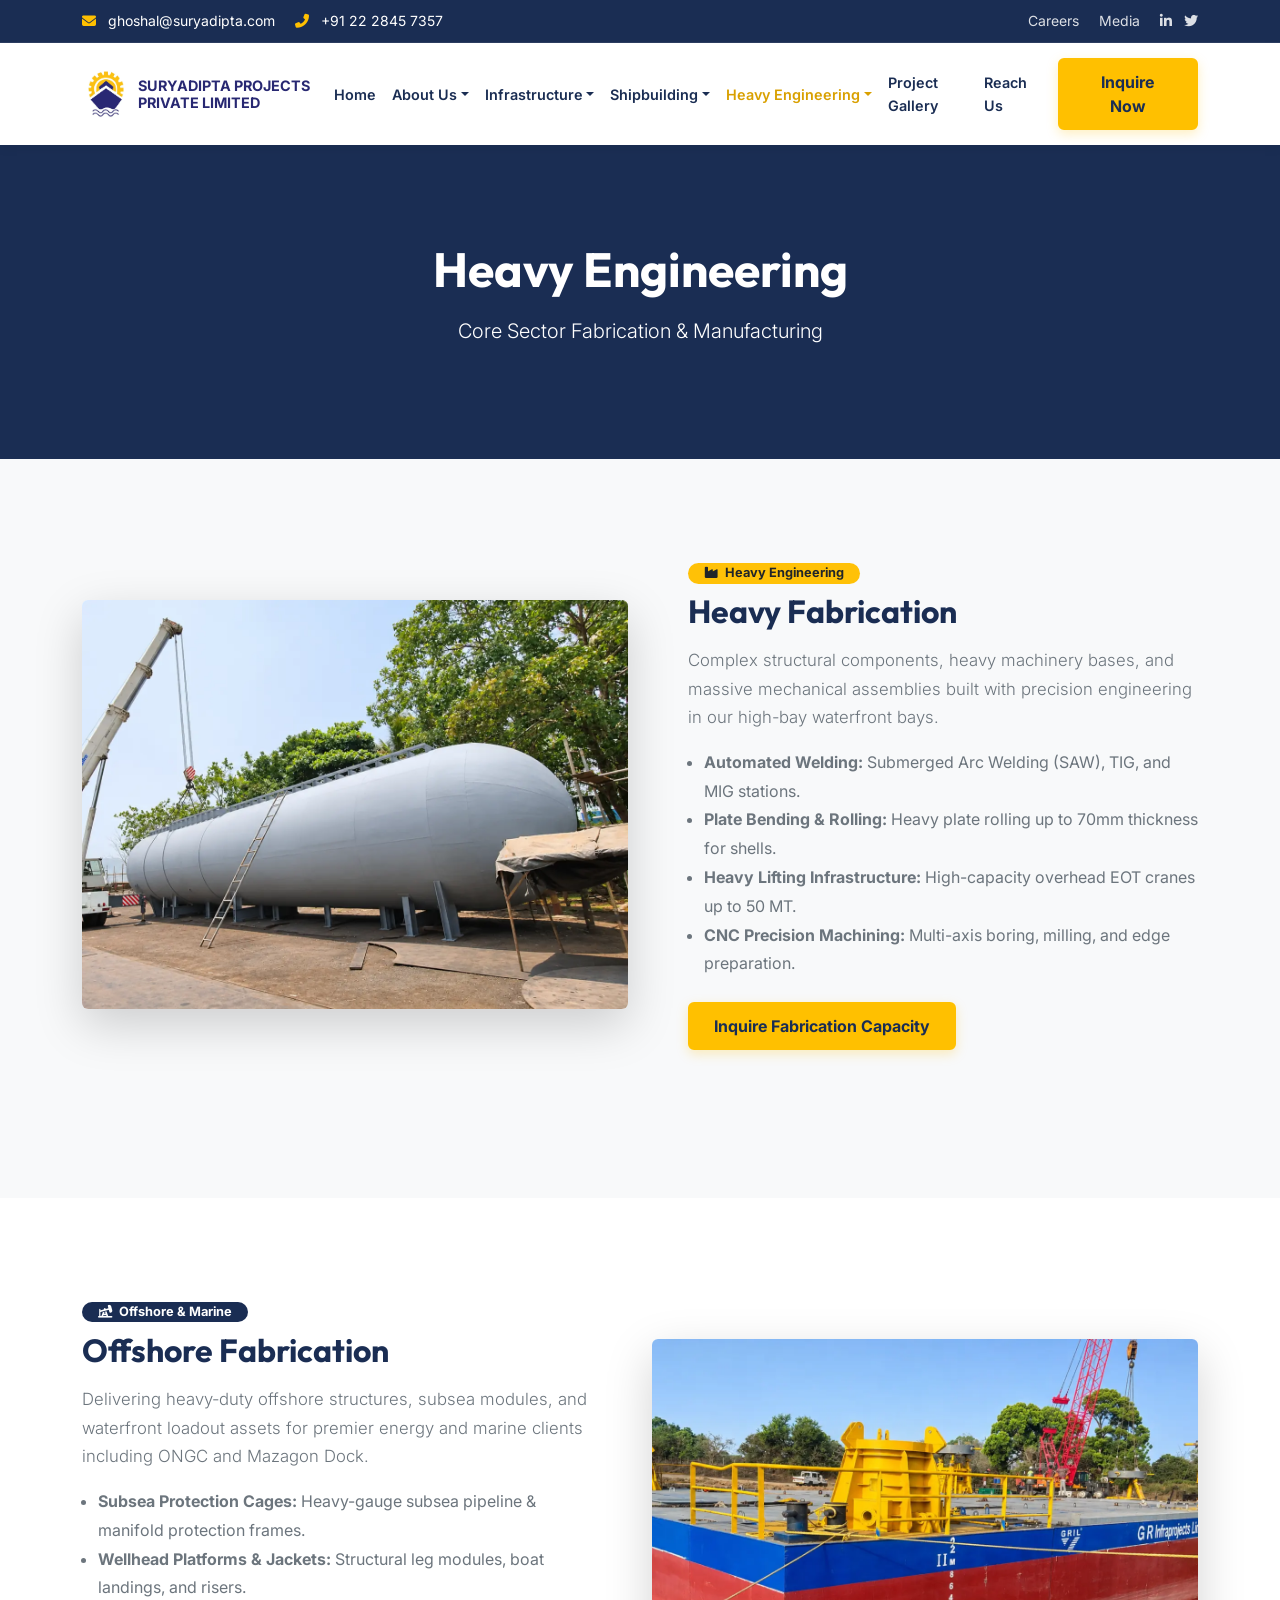
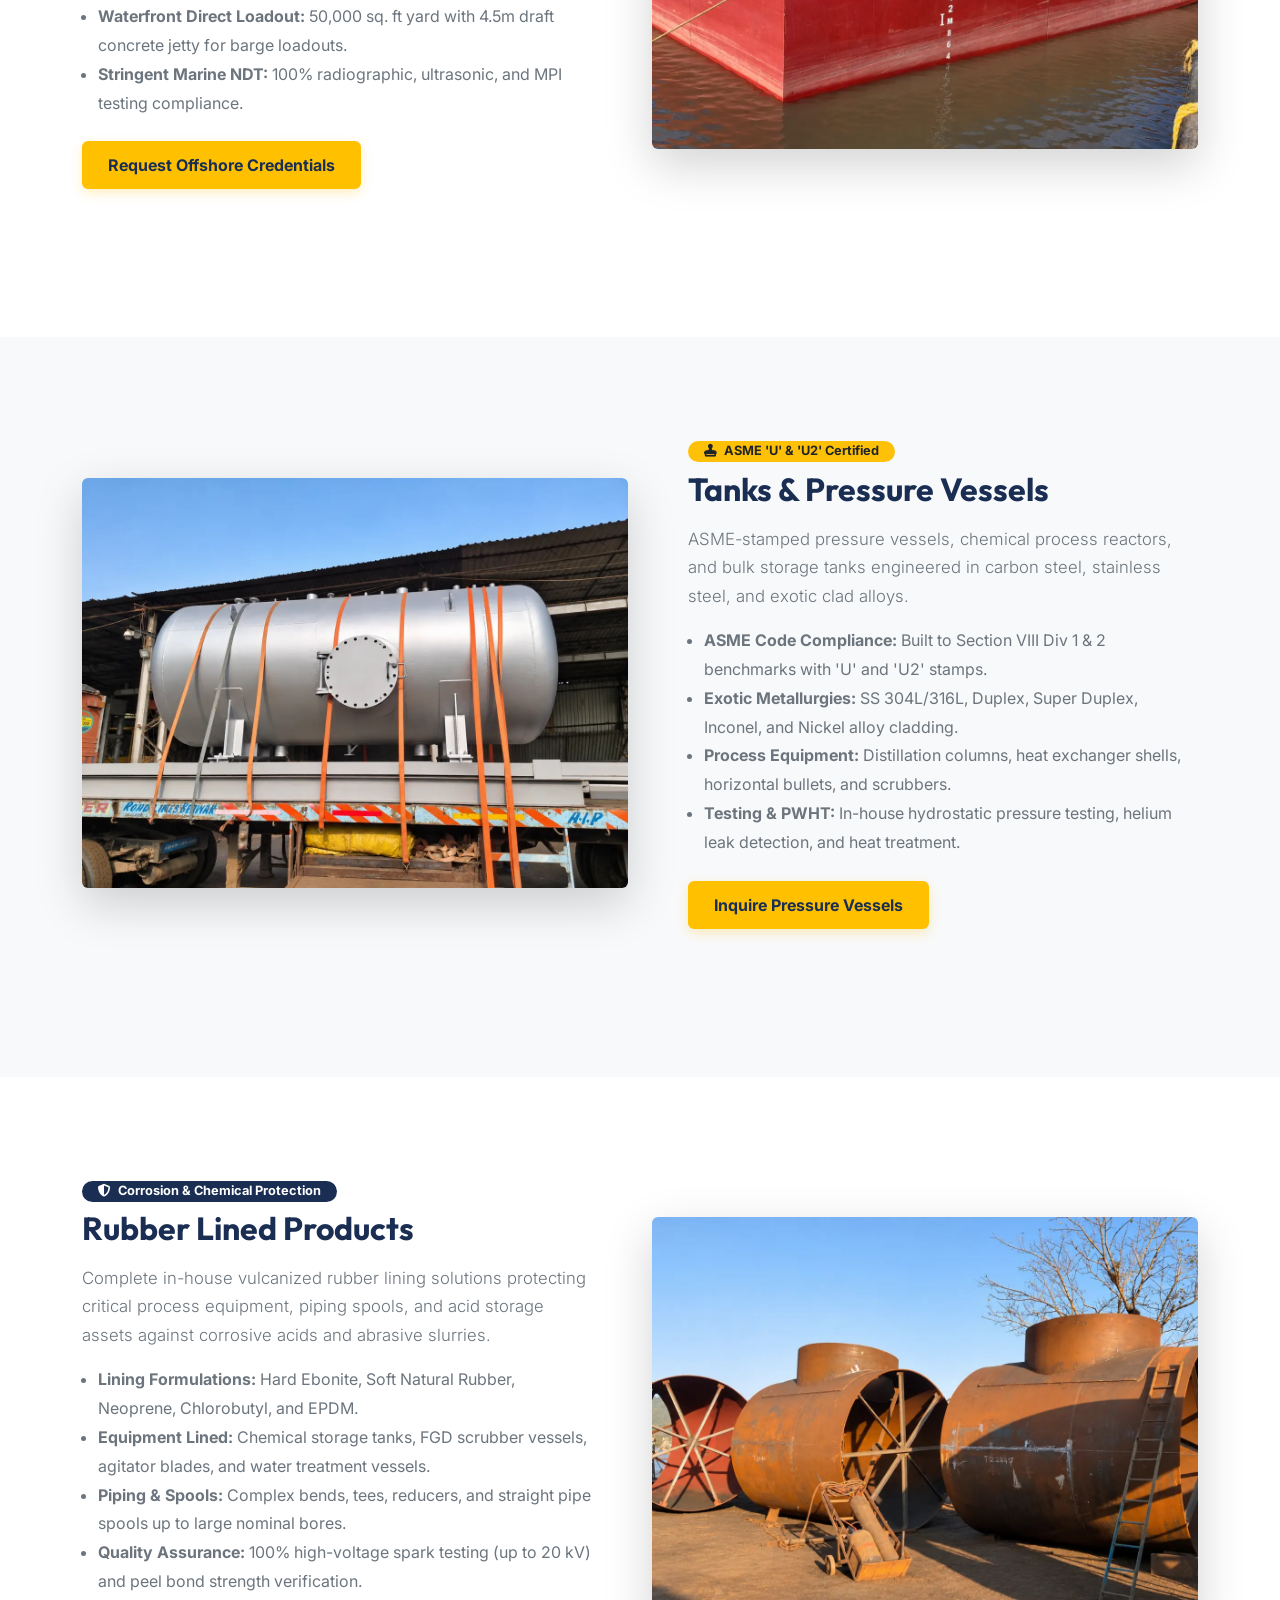
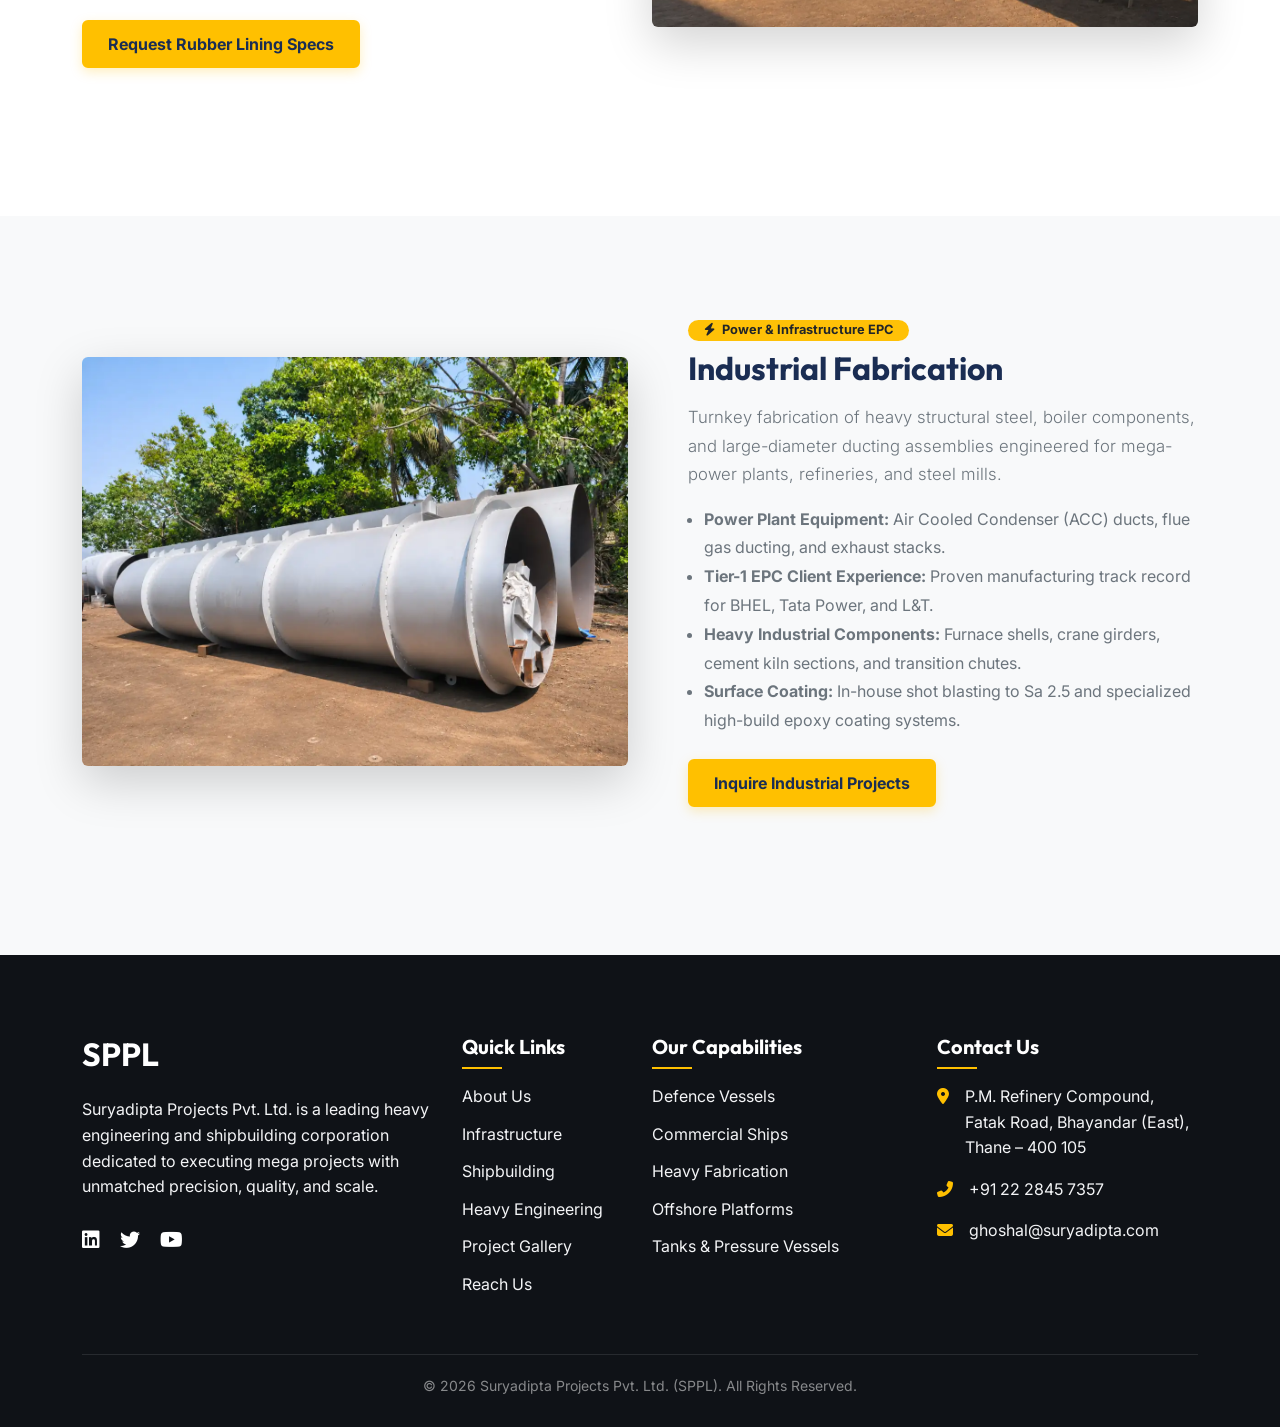
<file: heavy-engineering.html>
<!DOCTYPE html>
<html lang="en">
<head>
    <meta charset="UTF-8">
    <meta name="viewport" content="width=device-width, initial-scale=1.0">
    <meta name="description" content="SPPL Heavy Engineering capabilities spanning fabrication, offshore, and industrial sectors.">
    <title>Heavy Engineering | SPPL</title>

    <link rel="preconnect" href="https://fonts.googleapis.com">
    <link rel="preconnect" href="https://fonts.gstatic.com" crossorigin>
    <link href="https://fonts.googleapis.com/css2?family=Inter:wght@300;400;500;600;700&family=Outfit:wght@400;500;600;700;800&display=swap" rel="stylesheet">
    <link href="https://cdn.jsdelivr.net/npm/bootstrap@5.3.2/dist/css/bootstrap.min.css" rel="stylesheet">
    <link rel="stylesheet" href="https://cdnjs.cloudflare.com/ajax/libs/font-awesome/6.4.2/css/all.min.css">
    <link href="https://unpkg.com/aos@2.3.1/dist/aos.css" rel="stylesheet">
    <link rel="stylesheet" href="css/style.css">
</head>
<body>

    <!-- Topbar -->
    <div class="header-top d-none d-lg-block">
        <div class="container">
            <div class="row align-items-center">
                <div class="col-md-6">
                    <span class="me-3"><i class="fas fa-envelope text-orange me-2"></i> ghoshal@suryadipta.com</span>
                    <span><i class="fas fa-phone-alt text-orange me-2"></i> +91 22 2845 7357</span>
                </div>
                <div class="col-md-6 text-end">
                    <a href="careers.html" class="me-3">Careers</a>
                    <a href="media.html" class="me-3">Media</a>
                    <a href="https://www.linkedin.com/in/shyamashish-ghoshal-4084222a" target="_blank" rel="noopener noreferrer" aria-label="LinkedIn"><i class="fab fa-linkedin-in"></i></a>
                    <a href="https://x.com/SPPL_1998" target="_blank" rel="noopener noreferrer" class="ms-2" aria-label="Twitter / X"><i class="fab fa-twitter"></i></a>
                </div>
            </div>
        </div>
    </div>
    <!-- Navigation -->
    <nav class="navbar navbar-expand-lg navbar-light sticky-top">
        <div class="container">
            <a class="navbar-brand d-flex align-items-center" href="index.html">
                <img src="images/logo/logo.webp" alt="SPPL Logo" height="40" class="me-2">
                <span class="m-0" style="color: rgb(40, 40, 114); text-transform: uppercase; font-weight: 700; font-size: 0.9rem; line-height: 1.2;">
                    <span class="d-block">Suryadipta Projects</span>
                    <span class="d-block">Private Limited</span>
                </span>
            </a>
            <button class="navbar-toggler" type="button" data-bs-toggle="collapse" data-bs-target="#navbarNav"
                aria-controls="navbarNav" aria-expanded="false" aria-label="Toggle navigation">
                <span class="navbar-toggler-icon"></span>
            </button>
            <div class="collapse navbar-collapse" id="navbarNav">
                <ul class="navbar-nav ms-auto mb-2 mb-lg-0 align-items-xl-center">
                    <li class="nav-item"><a class="nav-link " href="index.html">Home</a></li>
                    
                    <li class="nav-item dropdown">
                        <a class="nav-link dropdown-toggle " href="about.html" id="aboutDropdown" role="button" data-bs-toggle="dropdown" aria-expanded="false">About Us</a>
                        <ul class="dropdown-menu" aria-labelledby="aboutDropdown">
                            <li><a class="dropdown-item dropdown-overview" href="about.html"><i class="fas fa-building me-2"></i>About Overview</a></li>
                            <li><hr class="dropdown-divider my-1"></li>
                            <li><a class="dropdown-item" href="about.html#director-profile">Director Profile</a></li>
                            <li><a class="dropdown-item" href="about.html#sppl-journey">SPPL Journey</a></li>
                            <li><a class="dropdown-item" href="about.html#order-book">Current Order Book</a></li>
                            <li><hr class="dropdown-divider my-1"></li>
                            <li><a class="dropdown-item" href="quality.html">Quality & Safety</a></li>
                            <li><a class="dropdown-item" href="media.html">Media Room</a></li>
                            <li><a class="dropdown-item" href="careers.html">Careers</a></li>
                        </ul>
                    </li>

                    <li class="nav-item dropdown">
                        <a class="nav-link dropdown-toggle " href="infrastructure.html" id="infraDropdown" role="button" data-bs-toggle="dropdown" aria-expanded="false">Infrastructure</a>
                        <ul class="dropdown-menu" aria-labelledby="infraDropdown">
                            <li><a class="dropdown-item dropdown-overview" href="infrastructure.html"><i class="fas fa-industry me-2"></i>Infra Overview</a></li>
                            <li><hr class="dropdown-divider my-1"></li>
                            <li><a class="dropdown-item" href="infrastructure.html#shipyard">Shipyard</a></li>
                            <li><a class="dropdown-item" href="infrastructure.html#heavy-fabrication-yard">Heavy Fabrication Yard</a></li>
                        </ul>
                    </li>

                    <li class="nav-item dropdown">
                        <a class="nav-link dropdown-toggle " href="shipbuilding.html" id="shipbuildingDropdown" role="button" data-bs-toggle="dropdown" aria-expanded="false">Shipbuilding</a>
                        <ul class="dropdown-menu" aria-labelledby="shipbuildingDropdown">
                            <li><a class="dropdown-item dropdown-overview" href="shipbuilding.html"><i class="fas fa-ship me-2"></i>Shipbuilding Overview</a></li>
                            <li><hr class="dropdown-divider my-1"></li>
                            <li><a class="dropdown-item" href="shipbuilding.html#defence">Defence</a></li>
                            <li><a class="dropdown-item" href="shipbuilding.html#commercial">Commercial</a></li>
                        </ul>
                    </li>

                    <li class="nav-item dropdown">
                        <a class="nav-link dropdown-toggle active" href="heavy-engineering.html" id="heavyEngDropdown" role="button" data-bs-toggle="dropdown" aria-expanded="false">Heavy Engineering</a>
                        <ul class="dropdown-menu" aria-labelledby="heavyEngDropdown">
                            <li><a class="dropdown-item dropdown-overview" href="heavy-engineering.html"><i class="fas fa-cogs me-2"></i>Heavy Eng. Overview</a></li>
                            <li><hr class="dropdown-divider my-1"></li>
                            <li><a class="dropdown-item" href="heavy-engineering.html#heavy-fabrication">Heavy Fabrication</a></li>
                            <li><a class="dropdown-item" href="heavy-engineering.html#offshore-fabrication">Offshore Fabrication</a></li>
                            <li><a class="dropdown-item" href="heavy-engineering.html#tanks-vessels">Tanks &amp; Vessels</a></li>
                            <li><a class="dropdown-item" href="heavy-engineering.html#rubber-lined">Rubber lined Products</a></li>
                            <li><a class="dropdown-item" href="heavy-engineering.html#industrial-fabrication">Industrial Fabrication</a></li>
                        </ul>
                    </li>

                    <li class="nav-item"><a class="nav-link " href="projects.html">Project Gallery</a></li>
                    <li class="nav-item"><a class="nav-link " href="contact.html">Reach Us</a></li>
                </ul>
                <a href="contact.html" class="btn btn-primary-custom ms-lg-3 d-none d-lg-inline-flex">Inquire Now</a>
            </div>
        </div>
    </nav>

    
    <section class="page-header bg-navy text-white text-center py-5" style="background-color: var(--c-navy-blue);">
        <div class="container py-5" data-aos="fade-up">
            <h1 class="display-4 fw-bold text-white">Heavy Engineering</h1>
            <p class="lead">Core Sector Fabrication & Manufacturing</p>
        </div>
    </section>
    <section class="section-padding bg-light" id="heavy-fabrication">
        <div class="container">
            <div class="row align-items-center mb-5">
                <div class="col-lg-6" data-aos="fade-right">
                    <img src="images/heavy_fabrication.webp" alt="Heavy Machine & Fabrication Shop" class="img-fluid rounded shadow-lg w-100" style="aspect-ratio: 4/3; object-fit: cover;" loading="lazy">
                </div>
                <div class="col-lg-6 mt-4 mt-lg-0 ps-lg-5" data-aos="fade-left">
                    <span class="badge bg-warning text-dark mb-2 px-3 py-1 rounded-pill fw-bold" style="font-size: 0.8rem;">
                        <i class="fas fa-industry me-1"></i> Heavy Engineering
                    </span>
                    <h2 class="text-navy fw-bold mb-3">Heavy Fabrication</h2>
                    <p class="text-secondary mb-3 lead" style="font-size: 1.05rem; line-height: 1.7;">Complex structural components, heavy machinery bases, and massive mechanical assemblies built with precision engineering in our high-bay waterfront bays.</p>
                    <ul class="text-secondary ps-3 mb-4" style="line-height: 1.8;">
                        <li><strong>Automated Welding:</strong> Submerged Arc Welding (SAW), TIG, and MIG stations.</li>
                        <li><strong>Plate Bending & Rolling:</strong> Heavy plate rolling up to 70mm thickness for shells.</li>
                        <li><strong>Heavy Lifting Infrastructure:</strong> High-capacity overhead EOT cranes up to 50 MT.</li>
                        <li><strong>CNC Precision Machining:</strong> Multi-axis boring, milling, and edge preparation.</li>
                    </ul>
                    <a href="contact.html" class="btn btn-primary-custom">Inquire Fabrication Capacity</a>
                </div>
            </div>
        </div>
    </section>

    <!-- Offshore Fabrication -->
    <section class="section-padding" id="offshore-fabrication">
        <div class="container">
            <div class="row align-items-center flex-row-reverse mb-5">
                <div class="col-lg-6" data-aos="fade-left">
                    <img src="images/offshore.webp" alt="Offshore Fabrication Platforms" class="img-fluid rounded shadow-lg w-100" style="aspect-ratio: 4/3; object-fit: cover;" loading="lazy">
                </div>
                <div class="col-lg-6 mt-4 mt-lg-0 pe-lg-5" data-aos="fade-right">
                    <span class="badge bg-primary text-white mb-2 px-3 py-1 rounded-pill" style="font-size: 0.8rem; background-color: var(--c-navy-blue) !important;">
                        <i class="fas fa-oil-well me-1"></i> Offshore & Marine
                    </span>
                    <h2 class="text-navy fw-bold mb-3">Offshore Fabrication</h2>
                    <p class="text-secondary mb-3 lead" style="font-size: 1.05rem; line-height: 1.7;">Delivering heavy-duty offshore structures, subsea modules, and waterfront loadout assets for premier energy and marine clients including ONGC and Mazagon Dock.</p>
                    <ul class="text-secondary ps-3 mb-4" style="line-height: 1.8;">
                        <li><strong>Subsea Protection Cages:</strong> Heavy-gauge subsea pipeline & manifold protection frames.</li>
                        <li><strong>Wellhead Platforms & Jackets:</strong> Structural leg modules, boat landings, and risers.</li>
                        <li><strong>Waterfront Direct Loadout:</strong> 50,000 sq. ft yard with 4.5m draft concrete jetty for barge loadouts.</li>
                        <li><strong>Stringent Marine NDT:</strong> 100% radiographic, ultrasonic, and MPI testing compliance.</li>
                    </ul>
                    <a href="contact.html" class="btn btn-primary-custom">Request Offshore Credentials</a>
                </div>
            </div>
        </div>
    </section>

    <!-- Tanks & Vessels -->
    <section class="section-padding bg-light" id="tanks-vessels">
        <div class="container">
            <div class="row align-items-center mb-5">
                <div class="col-lg-6" data-aos="fade-right">
                    <img src="images/tanks.webp" alt="ASME Stamped Pressure Vessels and Tanks" class="img-fluid rounded shadow-lg w-100" style="aspect-ratio: 4/3; object-fit: cover;" loading="lazy">
                </div>
                <div class="col-lg-6 mt-4 mt-lg-0 ps-lg-5" data-aos="fade-left">
                    <span class="badge bg-warning text-dark mb-2 px-3 py-1 rounded-pill fw-bold" style="font-size: 0.8rem;">
                        <i class="fas fa-stamp me-1"></i> ASME 'U' & 'U2' Certified
                    </span>
                    <h2 class="text-navy fw-bold mb-3">Tanks &amp; Pressure Vessels</h2>
                    <p class="text-secondary mb-3 lead" style="font-size: 1.05rem; line-height: 1.7;">ASME-stamped pressure vessels, chemical process reactors, and bulk storage tanks engineered in carbon steel, stainless steel, and exotic clad alloys.</p>
                    <ul class="text-secondary ps-3 mb-4" style="line-height: 1.8;">
                        <li><strong>ASME Code Compliance:</strong> Built to Section VIII Div 1 & 2 benchmarks with 'U' and 'U2' stamps.</li>
                        <li><strong>Exotic Metallurgies:</strong> SS 304L/316L, Duplex, Super Duplex, Inconel, and Nickel alloy cladding.</li>
                        <li><strong>Process Equipment:</strong> Distillation columns, heat exchanger shells, horizontal bullets, and scrubbers.</li>
                        <li><strong>Testing & PWHT:</strong> In-house hydrostatic pressure testing, helium leak detection, and heat treatment.</li>
                    </ul>
                    <a href="contact.html" class="btn btn-primary-custom">Inquire Pressure Vessels</a>
                </div>
            </div>
        </div>
    </section>

    <!-- Rubber Lined Products -->
    <section class="section-padding" id="rubber-lined">
        <div class="container">
            <div class="row align-items-center flex-row-reverse mb-5">
                <div class="col-lg-6" data-aos="fade-left">
                    <img src="images/rubber lined.webp" alt="Rubber Lined Chemical Pipes and Process Equipment" class="img-fluid rounded shadow-lg w-100" style="aspect-ratio: 4/3; object-fit: cover;" loading="lazy">
                </div>
                <div class="col-lg-6 mt-4 mt-lg-0 pe-lg-5" data-aos="fade-right">
                    <span class="badge bg-primary text-white mb-2 px-3 py-1 rounded-pill" style="font-size: 0.8rem; background-color: var(--c-navy-blue) !important;">
                        <i class="fas fa-shield-halved me-1"></i> Corrosion & Chemical Protection
                    </span>
                    <h2 class="text-navy fw-bold mb-3">Rubber Lined Products</h2>
                    <p class="text-secondary mb-3 lead" style="font-size: 1.05rem; line-height: 1.7;">Complete in-house vulcanized rubber lining solutions protecting critical process equipment, piping spools, and acid storage assets against corrosive acids and abrasive slurries.</p>
                    <ul class="text-secondary ps-3 mb-4" style="line-height: 1.8;">
                        <li><strong>Lining Formulations:</strong> Hard Ebonite, Soft Natural Rubber, Neoprene, Chlorobutyl, and EPDM.</li>
                        <li><strong>Equipment Lined:</strong> Chemical storage tanks, FGD scrubber vessels, agitator blades, and water treatment vessels.</li>
                        <li><strong>Piping & Spools:</strong> Complex bends, tees, reducers, and straight pipe spools up to large nominal bores.</li>
                        <li><strong>Quality Assurance:</strong> 100% high-voltage spark testing (up to 20 kV) and peel bond strength verification.</li>
                    </ul>
                    <a href="contact.html" class="btn btn-primary-custom">Request Rubber Lining Specs</a>
                </div>
            </div>
        </div>
    </section>

    <!-- Industrial Fabrication -->
    <section class="section-padding bg-light" id="industrial-fabrication">
        <div class="container">
            <div class="row align-items-center mb-5">
                <div class="col-lg-6" data-aos="fade-right">
                    <img src="images/industrial.webp" alt="Power Plant Equipment and Heavy Industrial Ducting" class="img-fluid rounded shadow-lg w-100" style="aspect-ratio: 4/3; object-fit: cover;" loading="lazy">
                </div>
                <div class="col-lg-6 mt-4 mt-lg-0 ps-lg-5" data-aos="fade-left">
                    <span class="badge bg-warning text-dark mb-2 px-3 py-1 rounded-pill fw-bold" style="font-size: 0.8rem;">
                        <i class="fas fa-bolt me-1"></i> Power & Infrastructure EPC
                    </span>
                    <h2 class="text-navy fw-bold mb-3">Industrial Fabrication</h2>
                    <p class="text-secondary mb-3 lead" style="font-size: 1.05rem; line-height: 1.7;">Turnkey fabrication of heavy structural steel, boiler components, and large-diameter ducting assemblies engineered for mega-power plants, refineries, and steel mills.</p>
                    <ul class="text-secondary ps-3 mb-4" style="line-height: 1.8;">
                        <li><strong>Power Plant Equipment:</strong> Air Cooled Condenser (ACC) ducts, flue gas ducting, and exhaust stacks.</li>
                        <li><strong>Tier-1 EPC Client Experience:</strong> Proven manufacturing track record for BHEL, Tata Power, and L&T.</li>
                        <li><strong>Heavy Industrial Components:</strong> Furnace shells, crane girders, cement kiln sections, and transition chutes.</li>
                        <li><strong>Surface Coating:</strong> In-house shot blasting to Sa 2.5 and specialized high-build epoxy coating systems.</li>
                    </ul>
                    <a href="contact.html" class="btn btn-primary-custom">Inquire Industrial Projects</a>
                </div>
            </div>
        </div>
    </section>

    <!-- Footer -->
    <footer class="footer">
        <div class="container">
            <div class="row g-4">
                <div class="col-lg-4 col-md-6">
                    <h2 class="text-white m-0 mb-4 fw-bold">SPPL</h2>
                    <p class="text-secondary" style="color: var(--c-steel-grey-light) !important;">Suryadipta Projects Pvt. Ltd. is a leading heavy engineering and shipbuilding corporation dedicated to executing mega projects with unmatched precision, quality, and scale.</p>
                    <div class="mt-4">
                        <a href="https://www.linkedin.com/in/shyamashish-ghoshal-4084222a" target="_blank" rel="noopener noreferrer" class="text-white me-3 fs-5" aria-label="LinkedIn"><i class="fab fa-linkedin"></i></a>
                        <a href="https://x.com/SPPL_1998" target="_blank" rel="noopener noreferrer" class="text-white me-3 fs-5" aria-label="Twitter / X"><i class="fab fa-twitter"></i></a>
                        <a href="#" class="text-white fs-5" aria-label="YouTube"><i class="fab fa-youtube"></i></a>
                    </div>
                </div>
                <div class="col-lg-2 col-md-6">
                    <h4 class="footer-heading">Quick Links</h4>
                    <ul class="footer-links">
                        <li><a href="about.html">About Us</a></li>
                        <li><a href="infrastructure.html">Infrastructure</a></li>
                        <li><a href="shipbuilding.html">Shipbuilding</a></li>
                        <li><a href="heavy-engineering.html">Heavy Engineering</a></li>
                        <li><a href="projects.html">Project Gallery</a></li>
                        <li><a href="contact.html">Reach Us</a></li>
                    </ul>
                </div>
                <div class="col-lg-3 col-md-6">
                    <h4 class="footer-heading">Our Capabilities</h4>
                    <ul class="footer-links">
                        <li><a href="shipbuilding.html#defence">Defence Vessels</a></li>
                        <li><a href="shipbuilding.html#commercial">Commercial Ships</a></li>
                        <li><a href="heavy-engineering.html#heavy-fabrication">Heavy Fabrication</a></li>
                        <li><a href="heavy-engineering.html#offshore-fabrication">Offshore Platforms</a></li>
                        <li><a href="heavy-engineering.html#tanks-vessels">Tanks &amp; Pressure Vessels</a></li>
                    </ul>
                </div>
                <div class="col-lg-3 col-md-6">
                    <h4 class="footer-heading">Contact Us</h4>
                    <ul class="footer-links">
                        <li class="d-flex mb-3">
                            <i class="fas fa-map-marker-alt text-orange mt-1 me-3"></i>
                            <span class="text-secondary" style="color: var(--c-steel-grey-light) !important;">P.M. Refinery Compound, Fatak Road, Bhayandar (East), Thane &ndash; 400 105</span>
                        </li>
                        <li class="d-flex mb-3">
                            <i class="fas fa-phone-alt text-orange mt-1 me-3"></i>
                            <span class="text-secondary" style="color: var(--c-steel-grey-light) !important;">+91 22 2845 7357</span>
                        </li>
                        <li class="d-flex mb-3">
                            <i class="fas fa-envelope text-orange mt-1 me-3"></i>
                            <span class="text-secondary" style="color: var(--c-steel-grey-light) !important;">ghoshal@suryadipta.com</span>
                        </li>
                    </ul>
                </div>
            </div>
            <div class="footer-bottom">
                <p class="mb-0">&copy; 2026 Suryadipta Projects Pvt. Ltd. (SPPL). All Rights Reserved.</p>
            </div>
        </div>
    </footer>

    <!-- Scroll to Top -->
    <div class="scroll-top">
        <i class="fas fa-chevron-up"></i>
    </div>

    <!-- Scripts -->
    <script src="https://cdn.jsdelivr.net/npm/bootstrap@5.3.2/dist/js/bootstrap.bundle.min.js"></script>
    <script src="https://unpkg.com/aos@2.3.1/dist/aos.js"></script>
    <script src="js/main.js"></script>
</body>
</html>
</file>
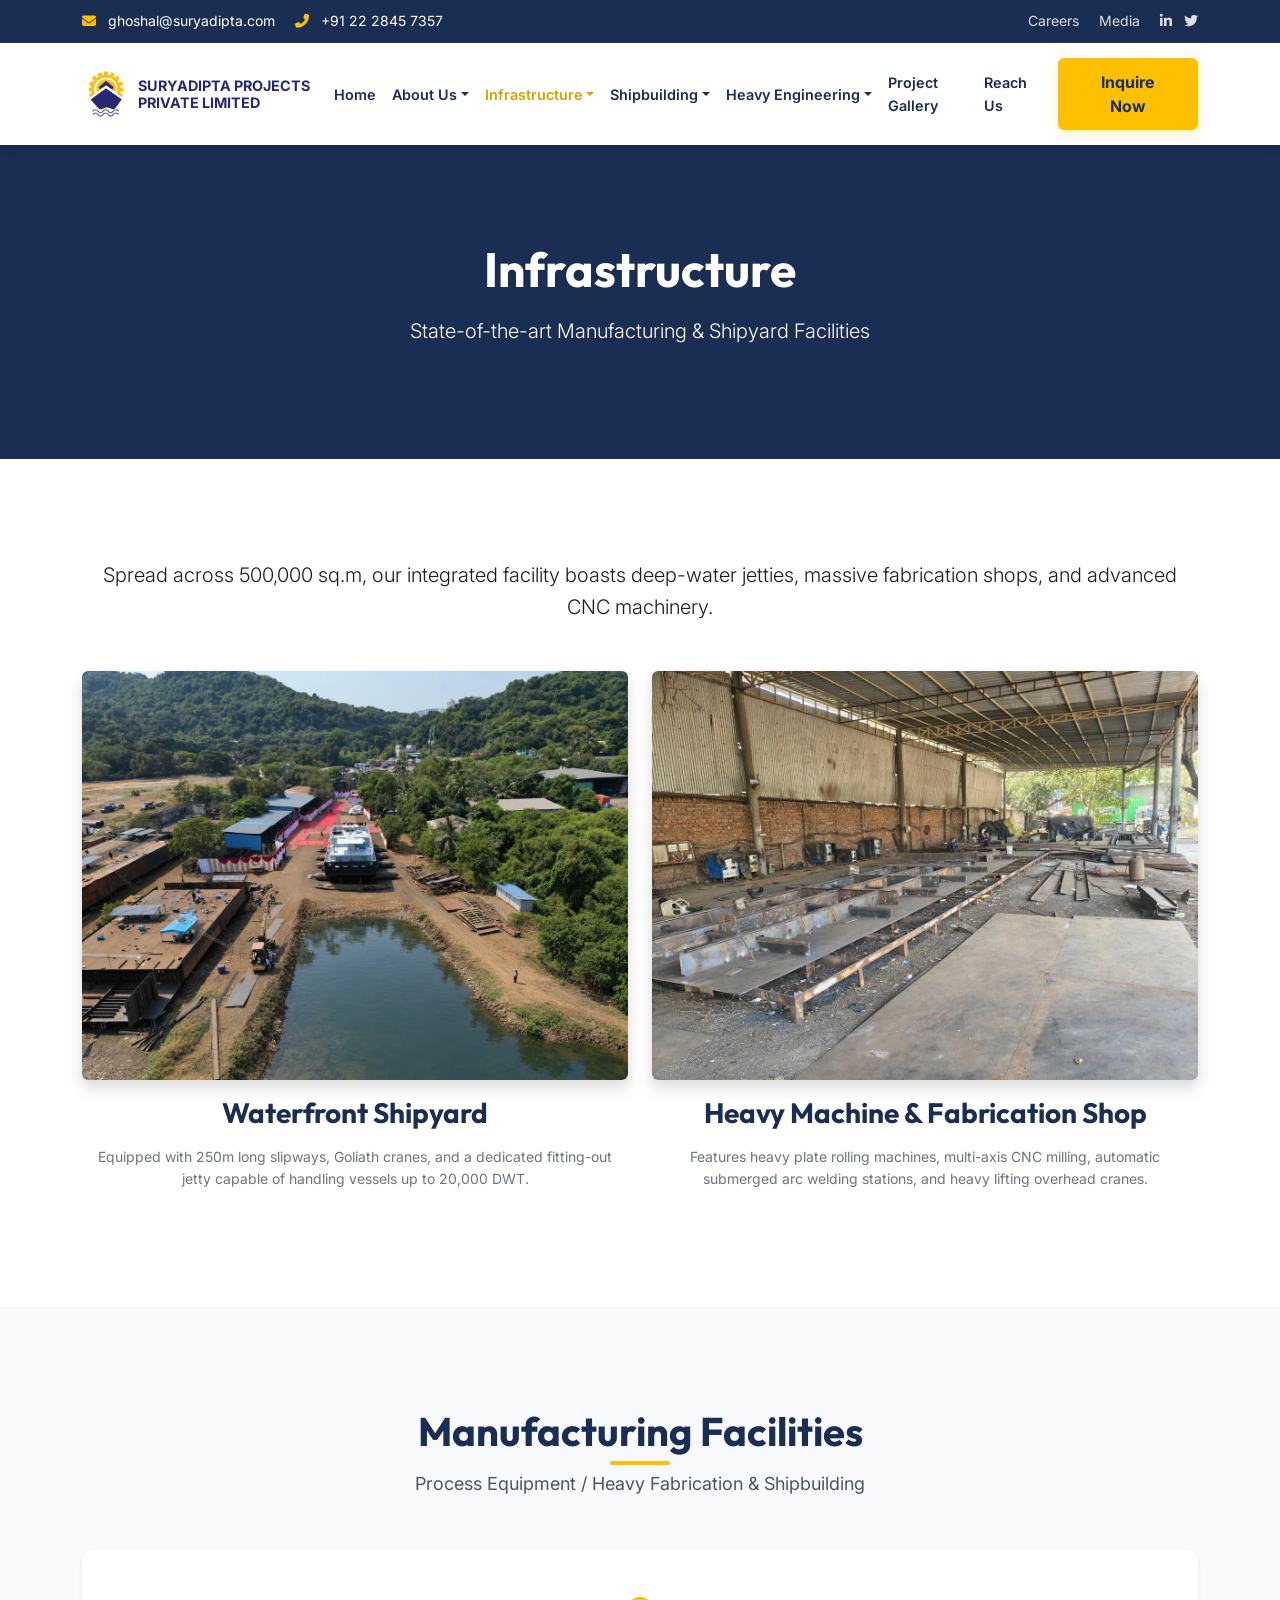
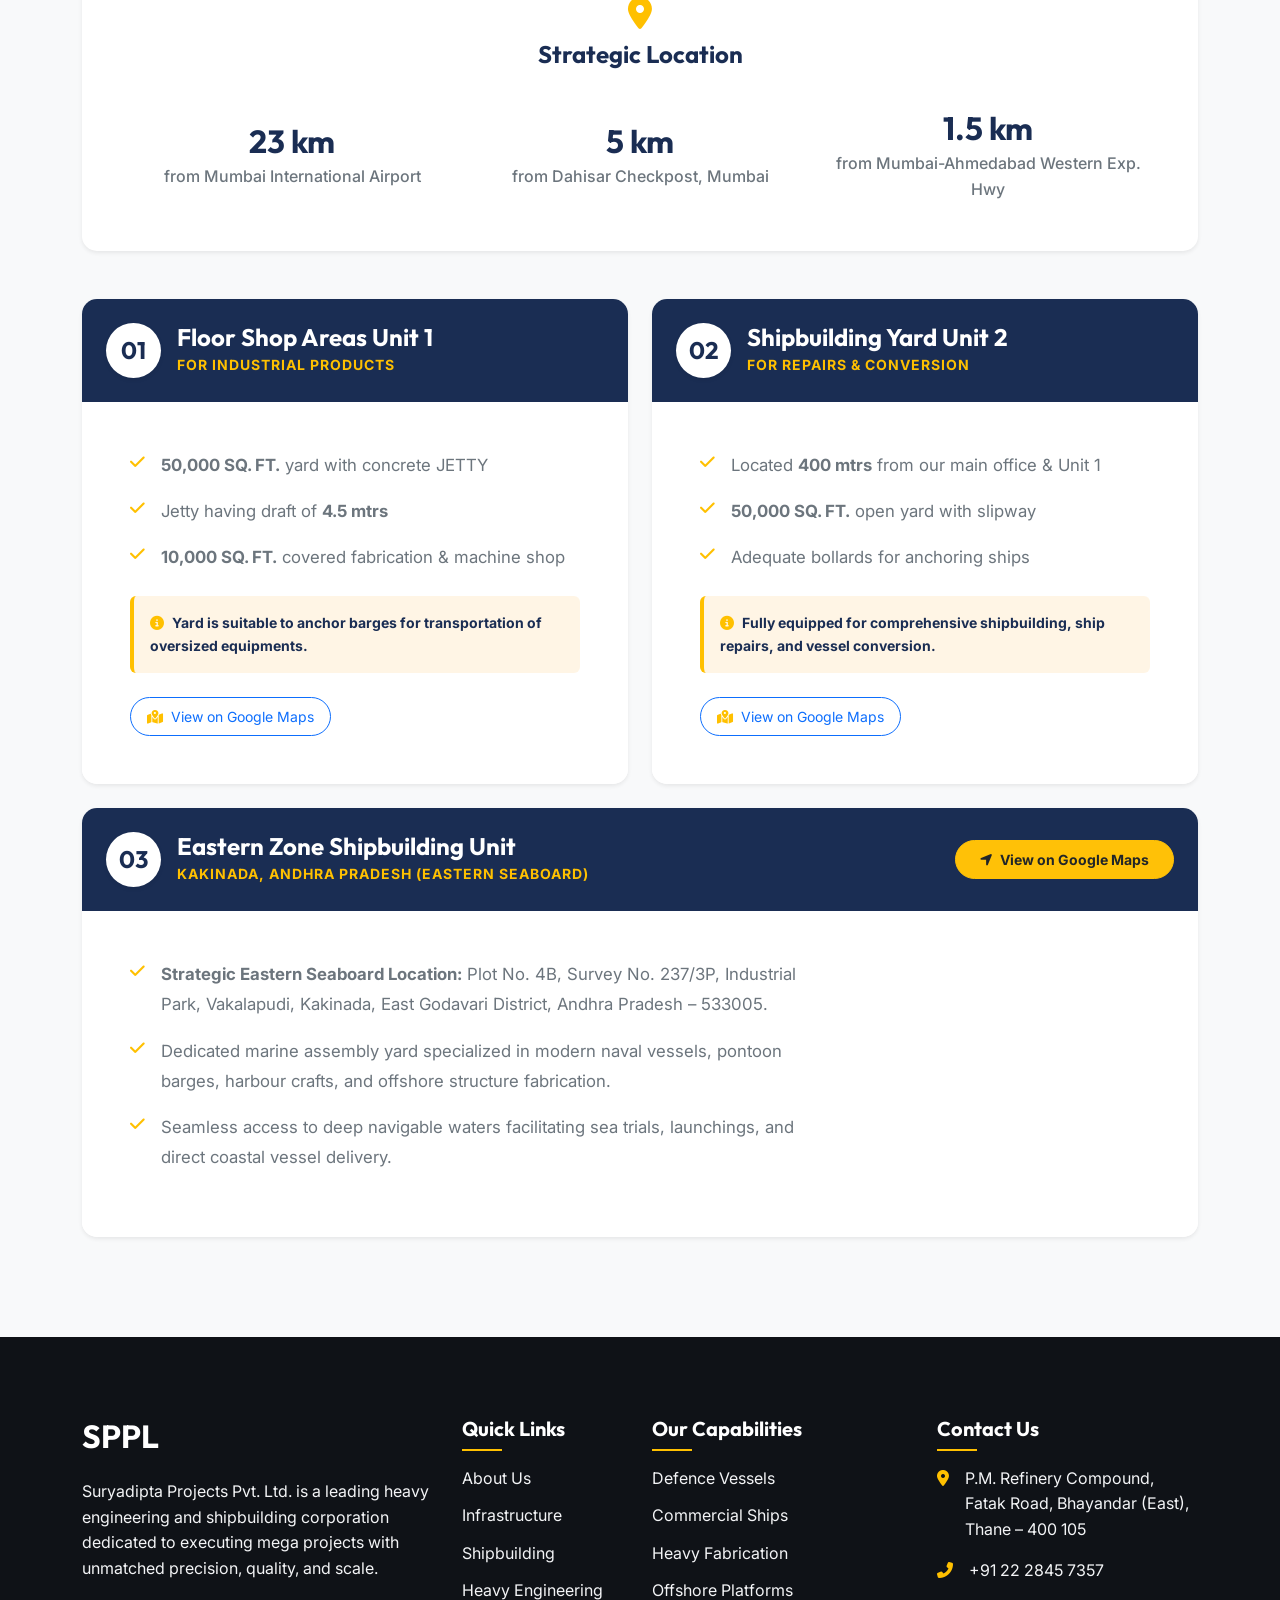
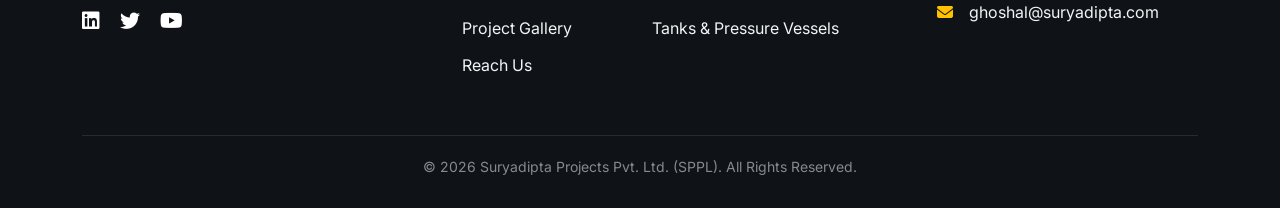
<file: infrastructure.html>
<!DOCTYPE html>
<html lang="en">
<head>
    <meta charset="UTF-8">
    <meta name="viewport" content="width=device-width, initial-scale=1.0">
    <meta name="description" content="Discover SPPL’s world-class manufacturing facilities and waterfront shipyard.">
    <title>Infrastructure | SPPL</title>

    <link rel="preconnect" href="https://fonts.googleapis.com">
    <link rel="preconnect" href="https://fonts.gstatic.com" crossorigin>
    <link href="https://fonts.googleapis.com/css2?family=Inter:wght@300;400;500;600;700&family=Outfit:wght@400;500;600;700;800&display=swap" rel="stylesheet">
    <link href="https://cdn.jsdelivr.net/npm/bootstrap@5.3.2/dist/css/bootstrap.min.css" rel="stylesheet">
    <link rel="stylesheet" href="https://cdnjs.cloudflare.com/ajax/libs/font-awesome/6.4.2/css/all.min.css">
    <link href="https://unpkg.com/aos@2.3.1/dist/aos.css" rel="stylesheet">
    <link rel="stylesheet" href="css/style.css">
</head>
<body>

    <!-- Topbar -->
    <div class="header-top d-none d-lg-block">
        <div class="container">
            <div class="row align-items-center">
                <div class="col-md-6">
                    <span class="me-3"><i class="fas fa-envelope text-orange me-2"></i> ghoshal@suryadipta.com</span>
                    <span><i class="fas fa-phone-alt text-orange me-2"></i> +91 22 2845 7357</span>
                </div>
                <div class="col-md-6 text-end">
                    <a href="careers.html" class="me-3">Careers</a>
                    <a href="media.html" class="me-3">Media</a>
                    <a href="https://www.linkedin.com/in/shyamashish-ghoshal-4084222a" target="_blank" rel="noopener noreferrer" aria-label="LinkedIn"><i class="fab fa-linkedin-in"></i></a>
                    <a href="https://x.com/SPPL_1998" target="_blank" rel="noopener noreferrer" class="ms-2" aria-label="Twitter / X"><i class="fab fa-twitter"></i></a>
                </div>
            </div>
        </div>
    </div>
    <!-- Navigation -->
    <nav class="navbar navbar-expand-lg navbar-light sticky-top">
        <div class="container">
            <a class="navbar-brand d-flex align-items-center" href="index.html">
                <img src="images/logo/logo.webp" alt="SPPL Logo" height="40" class="me-2">
                <span class="m-0" style="color: rgb(40, 40, 114); text-transform: uppercase; font-weight: 700; font-size: 0.9rem; line-height: 1.2;">
                    <span class="d-block">Suryadipta Projects</span>
                    <span class="d-block">Private Limited</span>
                </span>
            </a>
            <button class="navbar-toggler" type="button" data-bs-toggle="collapse" data-bs-target="#navbarNav"
                aria-controls="navbarNav" aria-expanded="false" aria-label="Toggle navigation">
                <span class="navbar-toggler-icon"></span>
            </button>
            <div class="collapse navbar-collapse" id="navbarNav">
                <ul class="navbar-nav ms-auto mb-2 mb-lg-0 align-items-xl-center">
                    <li class="nav-item"><a class="nav-link " href="index.html">Home</a></li>
                    
                    <li class="nav-item dropdown">
                        <a class="nav-link dropdown-toggle " href="about.html" id="aboutDropdown" role="button" data-bs-toggle="dropdown" aria-expanded="false">About Us</a>
                        <ul class="dropdown-menu" aria-labelledby="aboutDropdown">
                            <li><a class="dropdown-item dropdown-overview" href="about.html"><i class="fas fa-building me-2"></i>About Overview</a></li>
                            <li><hr class="dropdown-divider my-1"></li>
                            <li><a class="dropdown-item" href="about.html#director-profile">Director Profile</a></li>
                            <li><a class="dropdown-item" href="about.html#sppl-journey">SPPL Journey</a></li>
                            <li><a class="dropdown-item" href="about.html#order-book">Current Order Book</a></li>
                            <li><hr class="dropdown-divider my-1"></li>
                            <li><a class="dropdown-item" href="quality.html">Quality & Safety</a></li>
                            <li><a class="dropdown-item" href="media.html">Media Room</a></li>
                            <li><a class="dropdown-item" href="careers.html">Careers</a></li>
                        </ul>
                    </li>

                    <li class="nav-item dropdown">
                        <a class="nav-link dropdown-toggle active" href="infrastructure.html" id="infraDropdown" role="button" data-bs-toggle="dropdown" aria-expanded="false">Infrastructure</a>
                        <ul class="dropdown-menu" aria-labelledby="infraDropdown">
                            <li><a class="dropdown-item dropdown-overview" href="infrastructure.html"><i class="fas fa-industry me-2"></i>Infra Overview</a></li>
                            <li><hr class="dropdown-divider my-1"></li>
                            <li><a class="dropdown-item" href="infrastructure.html#shipyard">Shipyard</a></li>
                            <li><a class="dropdown-item" href="infrastructure.html#heavy-fabrication-yard">Heavy Fabrication Yard</a></li>
                            
                        </ul>
                    </li>

                    <li class="nav-item dropdown">
                        <a class="nav-link dropdown-toggle " href="shipbuilding.html" id="shipbuildingDropdown" role="button" data-bs-toggle="dropdown" aria-expanded="false">Shipbuilding</a>
                        <ul class="dropdown-menu" aria-labelledby="shipbuildingDropdown">
                            <li><a class="dropdown-item dropdown-overview" href="shipbuilding.html"><i class="fas fa-ship me-2"></i>Shipbuilding Overview</a></li>
                            <li><hr class="dropdown-divider my-1"></li>
                            <li><a class="dropdown-item" href="shipbuilding.html#defence">Defence</a></li>
                            <li><a class="dropdown-item" href="shipbuilding.html#commercial">Commercial</a></li>
                        </ul>
                    </li>

                    <li class="nav-item dropdown">
                        <a class="nav-link dropdown-toggle " href="heavy-engineering.html" id="heavyEngDropdown" role="button" data-bs-toggle="dropdown" aria-expanded="false">Heavy Engineering</a>
                        <ul class="dropdown-menu" aria-labelledby="heavyEngDropdown">
                            <li><a class="dropdown-item dropdown-overview" href="heavy-engineering.html"><i class="fas fa-cogs me-2"></i>Heavy Eng. Overview</a></li>
                            <li><hr class="dropdown-divider my-1"></li>
                            <li><a class="dropdown-item" href="heavy-engineering.html#heavy-fabrication">Heavy Fabrication</a></li>
                            <li><a class="dropdown-item" href="heavy-engineering.html#offshore-fabrication">Offshore Fabrication</a></li>
                            <li><a class="dropdown-item" href="heavy-engineering.html#tanks-vessels">Tanks &amp; Vessels</a></li>
                            <li><a class="dropdown-item" href="heavy-engineering.html#rubber-lined">Rubber lined Products</a></li>
                            <li><a class="dropdown-item" href="heavy-engineering.html#industrial-fabrication">Industrial Fabrication</a></li>
                        </ul>
                    </li>

                    <li class="nav-item"><a class="nav-link " href="projects.html">Project Gallery</a></li>
                    <li class="nav-item"><a class="nav-link " href="contact.html">Reach Us</a></li>
                </ul>
                <a href="contact.html" class="btn btn-primary-custom ms-lg-3 d-none d-lg-inline-flex">Inquire Now</a>
            </div>
        </div>
    </nav>

    
    <section class="page-header bg-navy text-white text-center py-5" style="background-color: var(--c-navy-blue);">
        <div class="container py-5" data-aos="fade-up">
            <h1 class="display-4 fw-bold text-white">Infrastructure</h1>
            <p class="lead">State-of-the-art Manufacturing & Shipyard Facilities</p>
        </div>
    </section>
    <section class="section-padding">
        <div class="container text-center">
            <p class="lead mb-5" data-aos="fade-up">Spread across 500,000 sq.m, our integrated facility boasts deep-water jetties, massive fabrication shops, and advanced CNC machinery.</p>
            <div class="row g-4">
                <div class="col-md-6" data-aos="fade-up" id="shipyard">
                    <img src="images/shipyard.webp" alt="Shipyard" class="img-fluid rounded shadow mb-3" style="width: 100%; aspect-ratio: 4/3; object-fit: cover;">
                    <h3 class="text-navy">Waterfront Shipyard</h3>
                    <p class="text-secondary small">Equipped with 250m long slipways, Goliath cranes, and a dedicated fitting-out jetty capable of handling vessels up to 20,000 DWT.</p>
                </div>
                <div class="col-md-6" data-aos="fade-up" data-aos-delay="100" id="heavy-fabrication-yard">
                    <img src="images/heavy_engineering_workshop.webp" alt="Heavy Machine Shop" class="img-fluid rounded shadow mb-3" style="width: 100%; aspect-ratio: 4/3; object-fit: cover;">
                    <h3 class="text-navy">Heavy Machine & Fabrication Shop</h3>
                    <p class="text-secondary small">Features heavy plate rolling machines, multi-axis CNC milling, automatic submerged arc welding stations, and heavy lifting overhead cranes.</p>
                </div>
            </div>
        </div>
    </section>
    
    <section class="section-padding bg-light">
        <div class="container">
            <div class="text-center mb-5" data-aos="fade-up">
                <h2 class="section-title">Manufacturing Facilities</h2>
                <p class="section-subtitle">Process Equipment / Heavy Fabrication & Shipbuilding</p>
            </div>
            
            <!-- Strategic Location -->
            <div class="card border-0 shadow-sm p-4 p-md-5 mb-5 hover-lift" style="border-radius: 15px;" data-aos="fade-up">
                <div class="row align-items-center text-center">
                    <div class="col-12 mb-4">
                        <i class="fas fa-map-marker-alt text-orange fa-2x" style="color: var(--c-industrial-orange);"></i>
                        <h4 class="text-navy fw-bold mt-2">Strategic Location</h4>
                    </div>
                    <div class="col-md-4 mb-4 mb-md-0">
                        <h2 class="text-navy fw-bold mb-1">23 km</h2>
                        <p class="text-secondary mb-0 fw-medium">from Mumbai International Airport</p>
                    </div>
                    <div class="col-md-4 mb-4 mb-md-0 border-md-start border-md-end" style="border-color: #eaeaea !important;">
                        <h2 class="text-navy fw-bold mb-1">5 km</h2>
                        <p class="text-secondary mb-0 fw-medium">from Dahisar Checkpost, Mumbai</p>
                    </div>
                    <div class="col-md-4">
                        <h2 class="text-navy fw-bold mb-1">1.5 km</h2>
                        <p class="text-secondary mb-0 fw-medium">from Mumbai-Ahmedabad Western Exp. Hwy</p>
                    </div>
                </div>
            </div>

            <div class="row g-4">
                <!-- Unit 1 -->
                <div class="col-lg-6" data-aos="fade-up" data-aos-delay="100">
                    <div class="card border-0 shadow-sm h-100 p-0 overflow-hidden hover-lift" style="border-radius: 15px;">
                        <div class="p-4 text-white d-flex align-items-center" style="background-color: var(--c-navy-blue);">
                            <div class="text-navy bg-white rounded-circle d-flex align-items-center justify-content-center me-3 shadow-sm" style="width: 55px; height: 55px; flex-shrink: 0;">
                                <h4 class="mb-0 fw-bold">01</h4>
                            </div>
                            <div>
                                <h4 class="mb-0 fw-bold text-white">Floor Shop Areas Unit 1</h4>
                                <span class="text-orange small fw-bold" style="letter-spacing: 1px; text-transform: uppercase;">For Industrial Products</span>
                            </div>
                        </div>
                        <div class="p-4 p-md-5 bg-white d-flex flex-column h-100">
                            <ul class="list-unstyled text-secondary mb-4 flex-grow-1" style="font-size: 1.05rem; line-height: 1.8;">
                                <li class="d-flex align-items-start mb-3">
                                    <i class="fas fa-check mt-1 me-3" style="color: var(--c-industrial-orange);"></i>
                                    <div><strong>50,000 SQ. FT.</strong> yard with concrete JETTY</div>
                                </li>
                                <li class="d-flex align-items-start mb-3">
                                    <i class="fas fa-check mt-1 me-3" style="color: var(--c-industrial-orange);"></i>
                                    <div>Jetty having draft of <strong>4.5 mtrs</strong></div>
                                </li>
                                <li class="d-flex align-items-start">
                                    <i class="fas fa-check mt-1 me-3" style="color: var(--c-industrial-orange);"></i>
                                    <div><strong>10,000 SQ. FT.</strong> covered fabrication & machine shop</div>
                                </li>
                            </ul>
                            <div class="p-3 rounded mb-3" style="background-color: rgba(255, 153, 0, 0.1); border-left: 4px solid var(--c-industrial-orange);">
                                <p class="text-navy small mb-0 fw-bold"><i class="fas fa-info-circle me-2" style="color: var(--c-industrial-orange);"></i>Yard is suitable to anchor barges for transportation of oversized equipments.</p>
                            </div>
                            <div class="pt-2">
                                <a href="https://www.google.com/maps?q=19.2905477,72.8939836&z=17&hl=en" target="_blank" rel="noopener noreferrer" class="btn btn-outline-primary btn-sm rounded-pill px-3 py-2">
                                    <i class="fas fa-map-marked-alt me-1 text-orange"></i> View on Google Maps
                                </a>
                            </div>
                        </div>
                    </div>
                </div>

                <!-- Unit 2 -->
                <div class="col-lg-6" data-aos="fade-up" data-aos-delay="200">
                    <div class="card border-0 shadow-sm h-100 p-0 overflow-hidden hover-lift" style="border-radius: 15px;">
                        <div class="p-4 text-white d-flex align-items-center" style="background-color: var(--c-navy-blue);">
                            <div class="text-navy bg-white rounded-circle d-flex align-items-center justify-content-center me-3 shadow-sm" style="width: 55px; height: 55px; flex-shrink: 0;">
                                <h4 class="mb-0 fw-bold">02</h4>
                            </div>
                            <div>
                                <h4 class="mb-0 fw-bold text-white">Shipbuilding Yard Unit 2</h4>
                                <span class="text-orange small fw-bold" style="letter-spacing: 1px; text-transform: uppercase;">For Repairs & Conversion</span>
                            </div>
                        </div>
                        <div class="p-4 p-md-5 bg-white d-flex flex-column h-100">
                            <ul class="list-unstyled text-secondary mb-4 flex-grow-1" style="font-size: 1.05rem; line-height: 1.8;">
                                <li class="d-flex align-items-start mb-3">
                                    <i class="fas fa-check mt-1 me-3" style="color: var(--c-industrial-orange);"></i>
                                    <div>Located <strong>400 mtrs</strong> from our main office & Unit 1</div>
                                </li>
                                <li class="d-flex align-items-start mb-3">
                                    <i class="fas fa-check mt-1 me-3" style="color: var(--c-industrial-orange);"></i>
                                    <div><strong>50,000 SQ. FT.</strong> open yard with slipway</div>
                                </li>
                                <li class="d-flex align-items-start">
                                    <i class="fas fa-check mt-1 me-3" style="color: var(--c-industrial-orange);"></i>
                                    <div>Adequate bollards for anchoring ships</div>
                                </li>
                            </ul>
                            <div class="p-3 rounded mb-3" style="background-color: rgba(255, 153, 0, 0.1); border-left: 4px solid var(--c-industrial-orange);">
                                <p class="text-navy small mb-0 fw-bold"><i class="fas fa-info-circle me-2" style="color: var(--c-industrial-orange);"></i>Fully equipped for comprehensive shipbuilding, ship repairs, and vessel conversion.</p>
                            </div>
                            <div class="pt-2">
                                <a href="https://www.google.com/maps/place/19%C2%B017'20.1%22N+72%C2%B053'50.3%22E/@19.2889225,72.894729,17z/data=!3m1!4b1!4m4!3m3!8m2!3d19.2889225!4d72.8973039" target="_blank" rel="noopener noreferrer" class="btn btn-outline-primary btn-sm rounded-pill px-3 py-2">
                                    <i class="fas fa-map-marked-alt me-1 text-orange"></i> View on Google Maps
                                </a>
                            </div>
                        </div>
                    </div>
                </div>

                <!-- Unit 3: Kakinada -->
                <div class="col-12 mt-4" data-aos="fade-up" data-aos-delay="300">
                    <div class="card border-0 shadow-sm p-0 overflow-hidden hover-lift" style="border-radius: 15px;">
                        <div class="p-4 text-white d-flex align-items-center justify-content-between flex-wrap gap-3" style="background-color: var(--c-navy-blue);">
                            <div class="d-flex align-items-center">
                                <div class="text-navy bg-white rounded-circle d-flex align-items-center justify-content-center me-3 shadow-sm" style="width: 55px; height: 55px; flex-shrink: 0;">
                                    <h4 class="mb-0 fw-bold">03</h4>
                                </div>
                                <div>
                                    <h4 class="mb-0 fw-bold text-white">Eastern Zone Shipbuilding Unit</h4>
                                    <span class="text-orange small fw-bold" style="letter-spacing: 1px; text-transform: uppercase;">Kakinada, Andhra Pradesh (Eastern Seaboard)</span>
                                </div>
                            </div>
                            <a href="https://maps.app.goo.gl/RGBx5GzjCgeFqGM28" target="_blank" rel="noopener noreferrer" class="btn btn-warning btn-sm rounded-pill px-4 py-2 fw-bold text-dark d-none d-md-inline-flex align-items-center">
                                <i class="fas fa-location-arrow me-2"></i> View on Google Maps
                            </a>
                        </div>
                        <div class="p-4 p-md-5 bg-white">
                            <div class="row align-items-center">
                                <div class="col-lg-8">
                                    <ul class="list-unstyled text-secondary mb-3" style="font-size: 1.05rem; line-height: 1.8;">
                                        <li class="d-flex align-items-start mb-3">
                                            <i class="fas fa-check mt-1 me-3" style="color: var(--c-industrial-orange);"></i>
                                            <div><strong>Strategic Eastern Seaboard Location:</strong> Plot No. 4B, Survey No. 237/3P, Industrial Park, Vakalapudi, Kakinada, East Godavari District, Andhra Pradesh &ndash; 533005.</div>
                                        </li>
                                        <li class="d-flex align-items-start mb-3">
                                            <i class="fas fa-check mt-1 me-3" style="color: var(--c-industrial-orange);"></i>
                                            <div>Dedicated marine assembly yard specialized in modern naval vessels, pontoon barges, harbour crafts, and offshore structure fabrication.</div>
                                        </li>
                                        <li class="d-flex align-items-start">
                                            <i class="fas fa-check mt-1 me-3" style="color: var(--c-industrial-orange);"></i>
                                            <div>Seamless access to deep navigable waters facilitating sea trials, launchings, and direct coastal vessel delivery.</div>
                                        </li>
                                    </ul>
                                </div>
                                <div class="col-lg-4 text-lg-end mt-3 mt-lg-0">
                                    <a href="https://maps.app.goo.gl/RGBx5GzjCgeFqGM28" target="_blank" rel="noopener noreferrer" class="btn btn-outline-primary rounded-pill px-4 py-2 fw-semibold w-100 d-md-none">
                                        <i class="fas fa-map-marked-alt me-1 text-orange"></i> View on Google Maps
                                    </a>
                                </div>
                            </div>
                        </div>
                    </div>
                </div>
            </div>
        </div>
    </section>

    <!-- Footer -->
    <footer class="footer">
        <div class="container">
            <div class="row g-4">
                <div class="col-lg-4 col-md-6">
                    <h2 class="text-white m-0 mb-4 fw-bold">SPPL</h2>
                    <p class="text-secondary" style="color: var(--c-steel-grey-light) !important;">Suryadipta Projects Pvt. Ltd. is a leading heavy engineering and shipbuilding corporation dedicated to executing mega projects with unmatched precision, quality, and scale.</p>
                    <div class="mt-4">
                        <a href="https://www.linkedin.com/in/shyamashish-ghoshal-4084222a" target="_blank" rel="noopener noreferrer" class="text-white me-3 fs-5" aria-label="LinkedIn"><i class="fab fa-linkedin"></i></a>
                        <a href="https://x.com/SPPL_1998" target="_blank" rel="noopener noreferrer" class="text-white me-3 fs-5" aria-label="Twitter / X"><i class="fab fa-twitter"></i></a>
                        <a href="#" class="text-white fs-5" aria-label="YouTube"><i class="fab fa-youtube"></i></a>
                    </div>
                </div>
                <div class="col-lg-2 col-md-6">
                    <h4 class="footer-heading">Quick Links</h4>
                    <ul class="footer-links">
                        <li><a href="about.html">About Us</a></li>
                        <li><a href="infrastructure.html">Infrastructure</a></li>
                        <li><a href="shipbuilding.html">Shipbuilding</a></li>
                        <li><a href="heavy-engineering.html">Heavy Engineering</a></li>
                        <li><a href="projects.html">Project Gallery</a></li>
                        <li><a href="contact.html">Reach Us</a></li>
                    </ul>
                </div>
                <div class="col-lg-3 col-md-6">
                    <h4 class="footer-heading">Our Capabilities</h4>
                    <ul class="footer-links">
                        <li><a href="shipbuilding.html#defence">Defence Vessels</a></li>
                        <li><a href="shipbuilding.html#commercial">Commercial Ships</a></li>
                        <li><a href="heavy-engineering.html#heavy-fabrication">Heavy Fabrication</a></li>
                        <li><a href="heavy-engineering.html#offshore-fabrication">Offshore Platforms</a></li>
                        <li><a href="heavy-engineering.html#tanks-vessels">Tanks &amp; Pressure Vessels</a></li>
                    </ul>
                </div>
                <div class="col-lg-3 col-md-6">
                    <h4 class="footer-heading">Contact Us</h4>
                    <ul class="footer-links">
                        <li class="d-flex mb-3">
                            <i class="fas fa-map-marker-alt text-orange mt-1 me-3"></i>
                            <span class="text-secondary" style="color: var(--c-steel-grey-light) !important;">P.M. Refinery Compound, Fatak Road, Bhayandar (East), Thane &ndash; 400 105</span>
                        </li>
                        <li class="d-flex mb-3">
                            <i class="fas fa-phone-alt text-orange mt-1 me-3"></i>
                            <span class="text-secondary" style="color: var(--c-steel-grey-light) !important;">+91 22 2845 7357</span>
                        </li>
                        <li class="d-flex mb-3">
                            <i class="fas fa-envelope text-orange mt-1 me-3"></i>
                            <span class="text-secondary" style="color: var(--c-steel-grey-light) !important;">ghoshal@suryadipta.com</span>
                        </li>
                    </ul>
                </div>
            </div>
            <div class="footer-bottom">
                <p class="mb-0">&copy; 2026 Suryadipta Projects Pvt. Ltd. (SPPL). All Rights Reserved.</p>
            </div>
        </div>
    </footer>

    <!-- Scroll to Top -->
    <div class="scroll-top">
        <i class="fas fa-chevron-up"></i>
    </div>

    <!-- Scripts -->
    <script src="https://cdn.jsdelivr.net/npm/bootstrap@5.3.2/dist/js/bootstrap.bundle.min.js"></script>
    <script src="https://unpkg.com/aos@2.3.1/dist/aos.js"></script>
    <script src="js/main.js"></script>
</body>
</html>
</file>
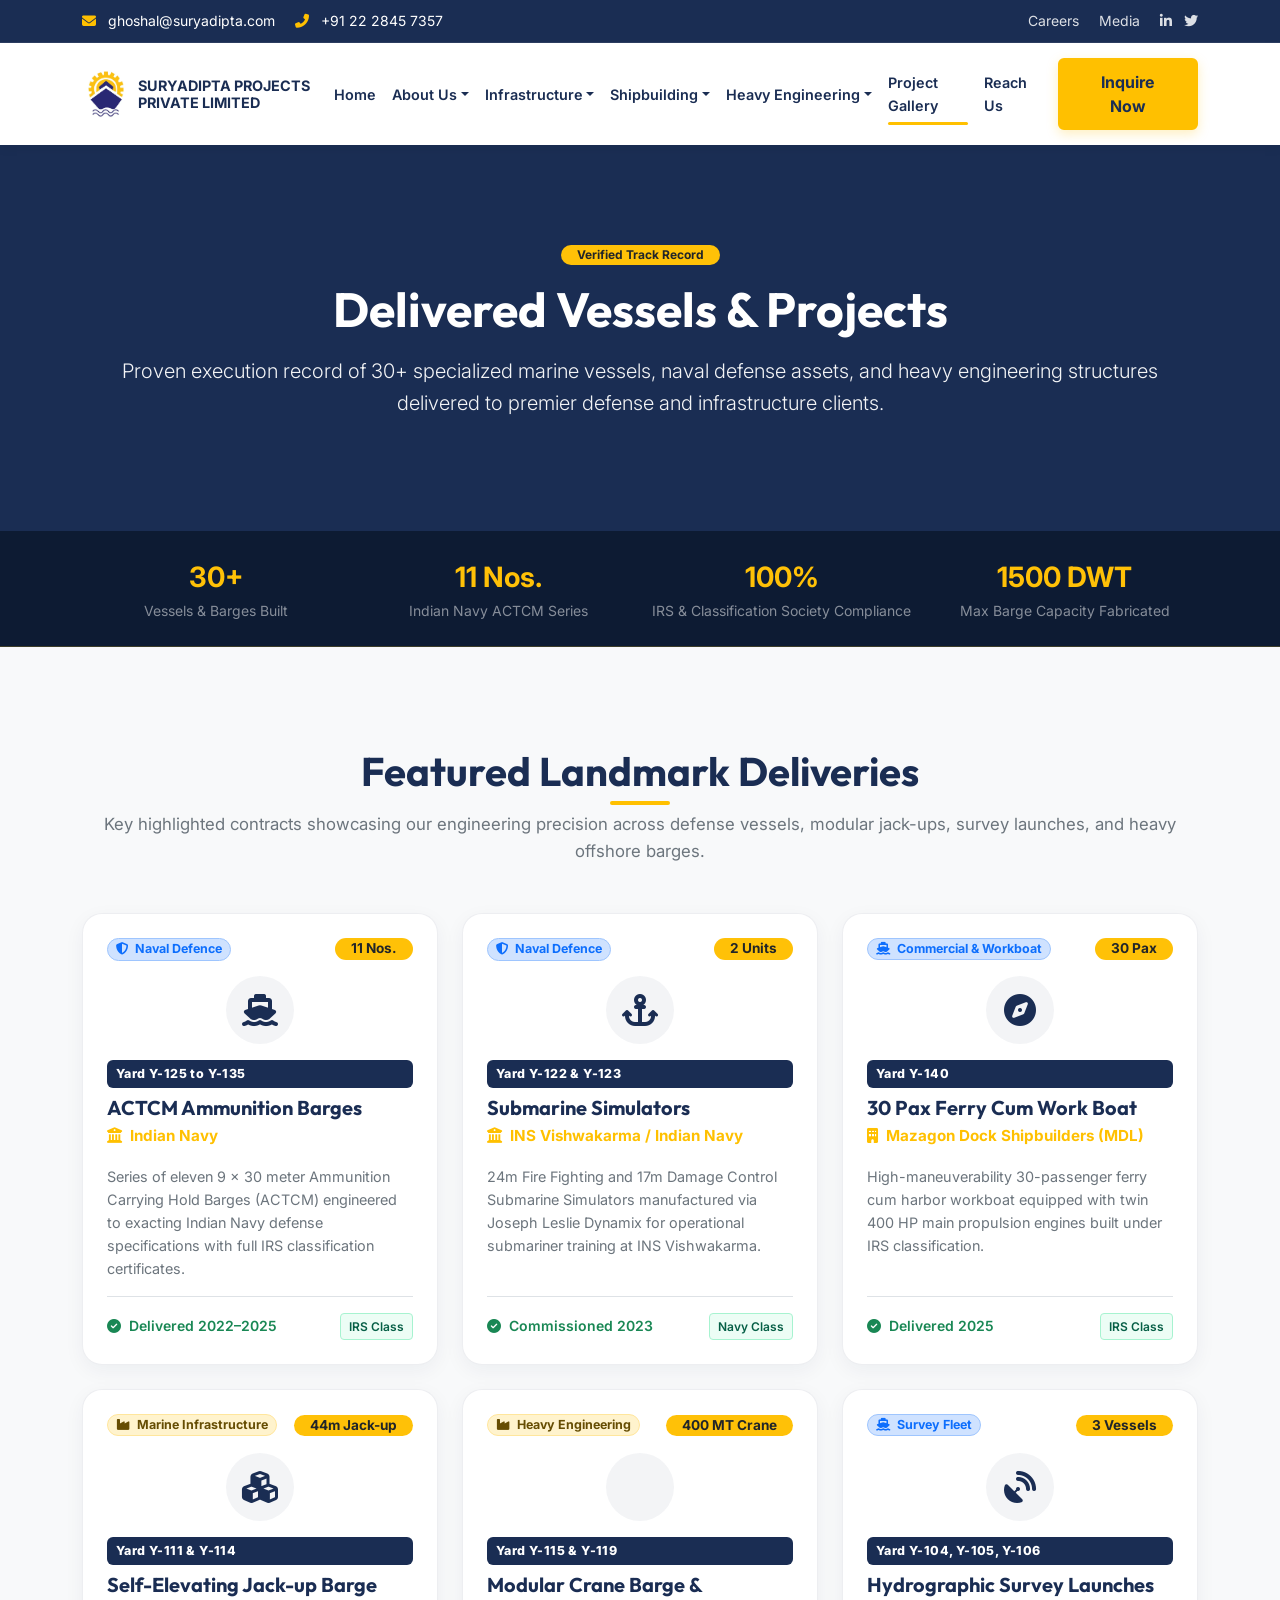
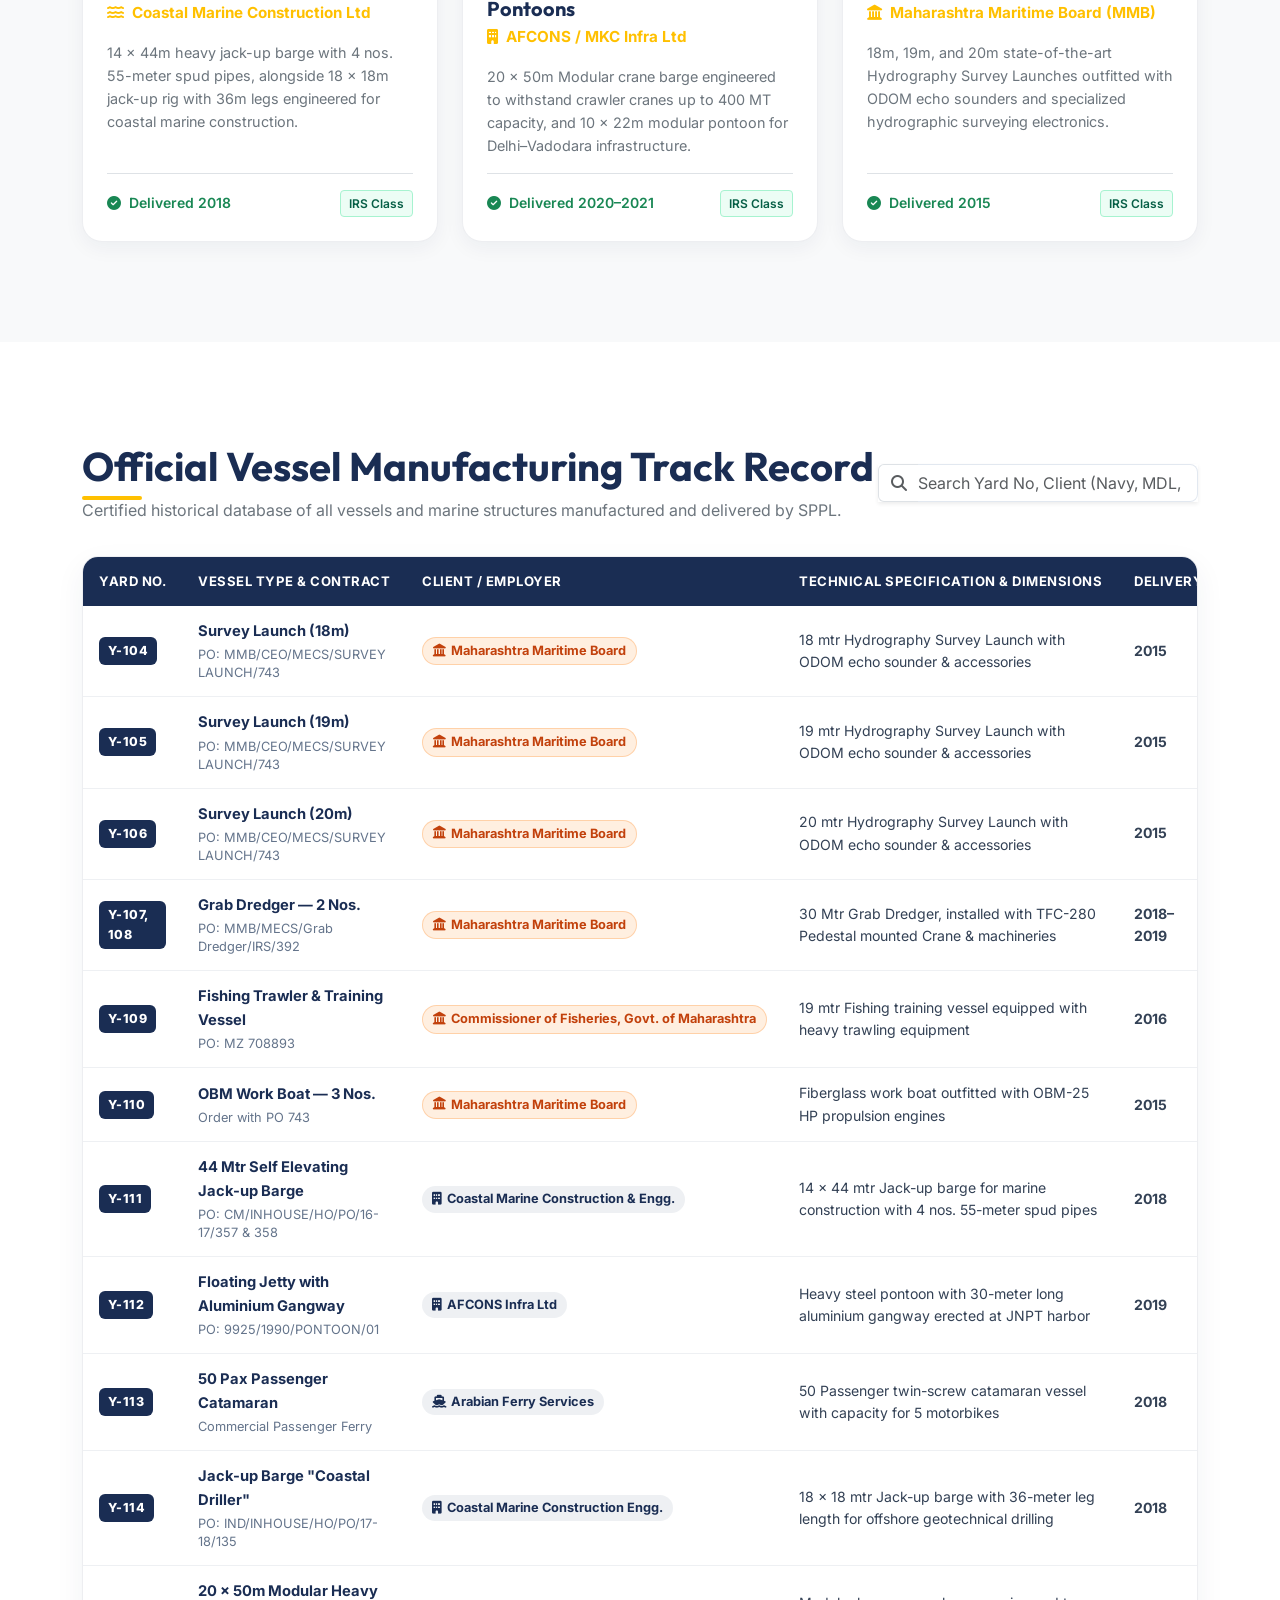
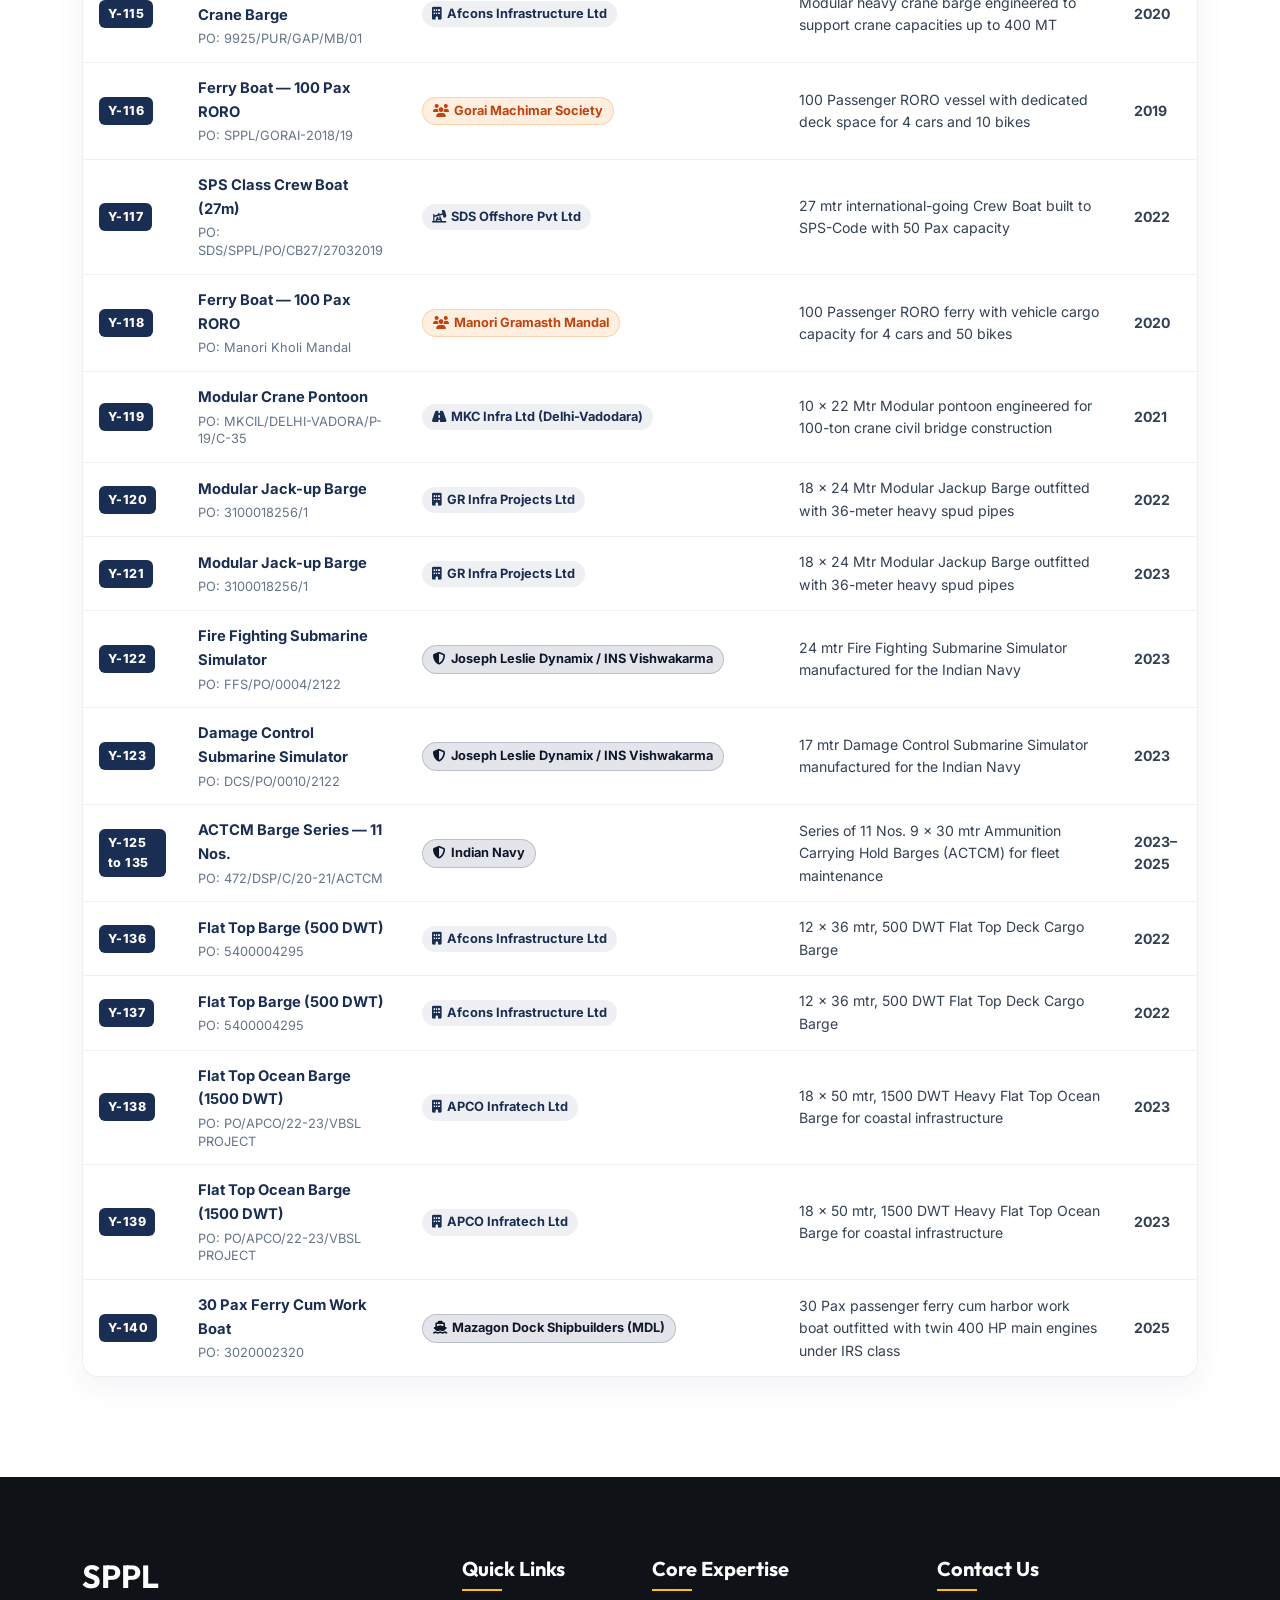
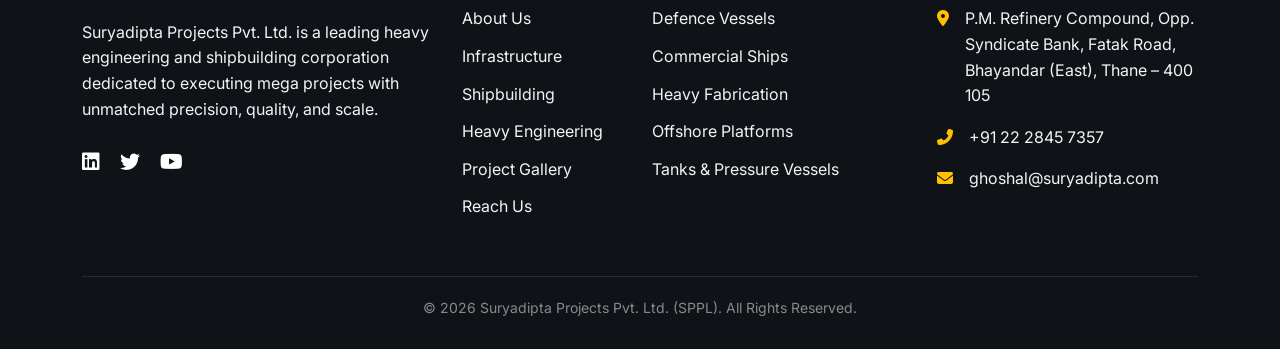
<file: projects.html>
<!DOCTYPE html>
<html lang="en">

<head>
    <meta charset="UTF-8">
    <meta name="viewport" content="width=device-width, initial-scale=1.0">
    <meta name="description"
        content="SPPL Projects Portfolio - Explore our mega-projects across Defence, Marine, and Infrastructure sectors.">
    <title>Project Gallery | SPPL</title>

    <link rel="preconnect" href="https://fonts.googleapis.com">
    <link rel="preconnect" href="https://fonts.gstatic.com" crossorigin>
    <link
        href="https://fonts.googleapis.com/css2?family=Inter:wght@300;400;500;600;700&family=Outfit:wght@400;500;600;700;800&display=swap"
        rel="stylesheet">
    <link href="https://cdn.jsdelivr.net/npm/bootstrap@5.3.2/dist/css/bootstrap.min.css" rel="stylesheet">
    <link rel="stylesheet" href="https://cdnjs.cloudflare.com/ajax/libs/font-awesome/6.4.2/css/all.min.css">
    <link href="https://unpkg.com/aos@2.3.1/dist/aos.css" rel="stylesheet">
    <link rel="stylesheet" href="css/style.css">
</head>

<body>

    <!-- Topbar -->
    <div class="header-top d-none d-lg-block">
        <div class="container">
            <div class="row align-items-center">
                <div class="col-md-6">
                    <span class="me-3"><i class="fas fa-envelope text-orange me-2"></i> ghoshal@suryadipta.com</span>
                    <span><i class="fas fa-phone-alt text-orange me-2"></i> +91 22 2845 7357</span>
                </div>
                <div class="col-md-6 text-end">
                    <a href="careers.html" class="me-3">Careers</a>
                    <a href="media.html" class="me-3">Media</a>
                    <a href="https://www.linkedin.com/in/shyamashish-ghoshal-4084222a" target="_blank" rel="noopener noreferrer" aria-label="LinkedIn"><i class="fab fa-linkedin-in"></i></a>
                    <a href="https://x.com/SPPL_1998" target="_blank" rel="noopener noreferrer" class="ms-2" aria-label="Twitter / X"><i class="fab fa-twitter"></i></a>
                </div>
            </div>
        </div>
    </div>
    <!-- Navigation -->
    <nav class="navbar navbar-expand-xl navbar-light sticky-top">
        <div class="container">
            <a class="navbar-brand d-flex align-items-center" href="index.html">
                <img src="images/logo/logo.webp" alt="SPPL Logo" height="40" class="me-2">
                <span class="navbar-brand-text">
                    <span class="d-block">Suryadipta Projects</span>
                    <span class="d-block">Private Limited</span>
                </span>
            </a>
            <button class="navbar-toggler" type="button" data-bs-toggle="collapse" data-bs-target="#navbarNav"
                aria-controls="navbarNav" aria-expanded="false" aria-label="Toggle navigation">
                <span class="navbar-toggler-icon"></span>
            </button>
            <div class="collapse navbar-collapse" id="navbarNav">
                <ul class="navbar-nav ms-auto mb-2 mb-lg-0 align-items-xl-center">
                    <li class="nav-item"><a class="nav-link " href="index.html">Home</a></li>

                    <!-- Corporate -->
                    <li class="nav-item dropdown">
                        <a class="nav-link dropdown-toggle " href="about.html" id="aboutDropdown" role="button"
                            data-bs-toggle="dropdown" aria-expanded="false">About Us</a>
                        <ul class="dropdown-menu" aria-labelledby="aboutDropdown">
                            <li><a class="dropdown-item dropdown-overview" href="about.html"><i
                                        class="fas fa-building me-2"></i>About Overview</a></li>
                            <li>
                                <hr class="dropdown-divider my-1">
                            </li>
                            <li><a class="dropdown-item" href="about.html#director-profile">Director Profile</a></li>
                            <li><a class="dropdown-item" href="about.html#sppl-journey">SPPL Journey</a></li>
                            <li><a class="dropdown-item" href="about.html#order-book">Current Order Book</a></li>
                            <li>
                                <hr class="dropdown-divider my-1">
                            </li>
                            <li><a class="dropdown-item" href="quality.html">Quality & Safety</a></li>
                            <li><a class="dropdown-item" href="media.html">Media Room</a></li>
                            <li><a class="dropdown-item" href="careers.html">Careers</a></li>
                        </ul>
                    </li>

                    <!-- Infrastructure -->
                    <li class="nav-item dropdown">
                        <a class="nav-link dropdown-toggle " href="infrastructure.html" id="infraDropdown" role="button"
                            data-bs-toggle="dropdown" aria-expanded="false">Infrastructure</a>
                        <ul class="dropdown-menu" aria-labelledby="infraDropdown">
                            <li><a class="dropdown-item dropdown-overview" href="infrastructure.html"><i
                                        class="fas fa-industry me-2"></i>Infra Overview</a></li>
                            <li>
                                <hr class="dropdown-divider my-1">
                            </li>
                            <li><a class="dropdown-item" href="infrastructure.html#shipyard">Shipyard</a></li>
                            <li><a class="dropdown-item" href="infrastructure.html#heavy-fabrication-yard">Heavy
                                    Fabrication Yard</a></li>
                        </ul>
                    </li>

                    <!-- Shipbuilding -->
                    <li class="nav-item dropdown">
                        <a class="nav-link dropdown-toggle " href="shipbuilding.html" id="shipbuildingDropdown"
                            role="button" data-bs-toggle="dropdown" aria-expanded="false">Shipbuilding</a>
                        <ul class="dropdown-menu" aria-labelledby="shipbuildingDropdown">
                            <li><a class="dropdown-item dropdown-overview" href="shipbuilding.html"><i
                                        class="fas fa-ship me-2"></i>Shipbuilding Overview</a></li>
                            <li>
                                <hr class="dropdown-divider my-1">
                            </li>
                            <li><a class="dropdown-item" href="shipbuilding.html#defence">Defence Vessels</a></li>
                            <li><a class="dropdown-item" href="shipbuilding.html#commercial">Commercial Vessels</a></li>
                        </ul>
                    </li>

                    <!-- Heavy Engineering -->
                    <li class="nav-item dropdown">
                        <a class="nav-link dropdown-toggle " href="heavy-engineering.html" id="heavyEngDropdown"
                            role="button" data-bs-toggle="dropdown" aria-expanded="false">Heavy Engineering</a>
                        <ul class="dropdown-menu" aria-labelledby="heavyEngDropdown">
                            <li><a class="dropdown-item dropdown-overview" href="heavy-engineering.html"><i
                                        class="fas fa-cogs me-2"></i>Heavy Eng. Overview</a></li>
                            <li>
                                <hr class="dropdown-divider my-1">
                            </li>
                            <li><a class="dropdown-item" href="heavy-engineering.html#heavy-fabrication">Heavy
                                    Fabrication</a></li>
                            <li><a class="dropdown-item" href="heavy-engineering.html#offshore-fabrication">Offshore
                                    Fabrication</a></li>
                            <li><a class="dropdown-item" href="heavy-engineering.html#tanks-vessels">Tanks &amp;
                                    Vessels</a></li>
                        </ul>
                    </li>

                    <li class="nav-item"><a class="nav-link active" href="projects.html">Project Gallery</a></li>
                    <li class="nav-item"><a class="nav-link " href="contact.html">Reach Us</a></li>
                </ul>
                <a href="contact.html" class="btn btn-primary-custom ms-xl-3 d-none d-xl-inline-flex">Inquire Now</a>
                <div class="mobile-inquire-btn">
                    <a href="contact.html" class="btn btn-primary-custom w-100">Inquire Now <i
                            class="fas fa-arrow-right ms-2"></i></a>
                </div>
            </div>
        </div>
    </nav>

    <!-- Page Header -->
    <section class="page-header bg-navy text-white text-center py-5" style="background-color: var(--c-navy-blue);">
        <div class="container py-5">
            <span class="badge bg-warning text-dark fw-bold px-3 py-1 mb-3 rounded-pill">Verified Track Record</span>
            <h1 class="display-4 fw-bold text-white">Delivered Vessels &amp; Projects</h1>
            <p class="lead max-w-700 mx-auto" style="color: var(--c-steel-grey-light);">
                Proven execution record of 30+ specialized marine vessels, naval defense assets, and heavy engineering structures delivered to premier defense and infrastructure clients.
            </p>
        </div>
    </section>

    <!-- Key Manufacturing Metrics Strip -->
    <section class="py-4" style="background-color: #0d1b33; border-bottom: 1px solid rgba(255, 192, 0, 0.2);">
        <div class="container">
            <div class="row text-center g-3 text-white">
                <div class="col-md-3 col-6">
                    <div class="fw-bold fs-3 text-warning">30+</div>
                    <div class="small text-white-50">Vessels &amp; Barges Built</div>
                </div>
                <div class="col-md-3 col-6">
                    <div class="fw-bold fs-3 text-warning">11 Nos.</div>
                    <div class="small text-white-50">Indian Navy ACTCM Series</div>
                </div>
                <div class="col-md-3 col-6">
                    <div class="fw-bold fs-3 text-warning">100%</div>
                    <div class="small text-white-50">IRS &amp; Classification Society Compliance</div>
                </div>
                <div class="col-md-3 col-6">
                    <div class="fw-bold fs-3 text-warning">1500 DWT</div>
                    <div class="small text-white-50">Max Barge Capacity Fabricated</div>
                </div>
            </div>
        </div>
    </section>

    <!-- Section 1: Featured Flagship Deliveries -->
    <section class="section-padding bg-light">
        <div class="container">
            <div class="text-center mb-5" data-aos="fade-up">
                <h2 class="section-title mb-3">Featured Landmark Deliveries</h2>
                <p class="text-secondary max-w-700 mx-auto" style="font-size: 1.05rem;">
                    Key highlighted contracts showcasing our engineering precision across defense vessels, modular jack-ups, survey launches, and heavy offshore barges.
                </p>
            </div>

            <div class="row g-4">
                <!-- Card 1: Indian Navy ACTCM Barges -->
                <div class="col-lg-4 col-md-6" data-aos="fade-up">
                    <div class="order-simple-card h-100 p-4">
                        <div class="d-flex justify-content-between align-items-center mb-2">
                            <span class="badge bg-primary-subtle text-primary border border-primary-subtle px-2 py-1 rounded-pill" style="font-size: 0.78rem;">
                                <i class="fas fa-shield-alt me-1"></i> Naval Defence
                            </span>
                            <span class="badge bg-warning text-dark fw-bold px-3 py-1 rounded-pill" style="font-size: 0.85rem;">11 Nos.</span>
                        </div>
                        <div class="order-icon-wrap">
                            <i class="fas fa-ship fa-2x"></i>
                        </div>
                        <span class="yard-badge mb-2 d-inline-block">Yard Y-125 to Y-135</span>
                        <h4 class="fw-bold text-navy mb-1" style="font-size: 1.25rem;">ACTCM Ammunition Barges</h4>
                        <div class="text-orange fw-bold mb-3" style="font-size: 0.95rem;">
                            <i class="fas fa-building-columns me-1"></i> Indian Navy
                        </div>
                        <p class="text-secondary mb-3" style="font-size: 0.9rem; line-height: 1.6;">
                            Series of eleven 9 × 30 meter Ammunition Carrying Hold Barges (ACTCM) engineered to exacting Indian Navy defense specifications with full IRS classification certificates.
                        </p>
                        <div class="mt-auto pt-3 border-top d-flex justify-content-between align-items-center text-muted small">
                            <span class="text-success fw-semibold"><i class="fas fa-check-circle me-1"></i> Delivered 2022–2025</span>
                            <span class="class-badge irs">IRS Class</span>
                        </div>
                    </div>
                </div>

                <!-- Card 2: Submarine Simulators -->
                <div class="col-lg-4 col-md-6" data-aos="fade-up" data-aos-delay="50">
                    <div class="order-simple-card h-100 p-4">
                        <div class="d-flex justify-content-between align-items-center mb-2">
                            <span class="badge bg-primary-subtle text-primary border border-primary-subtle px-2 py-1 rounded-pill" style="font-size: 0.78rem;">
                                <i class="fas fa-shield-alt me-1"></i> Naval Defence
                            </span>
                            <span class="badge bg-warning text-dark fw-bold px-3 py-1 rounded-pill" style="font-size: 0.85rem;">2 Units</span>
                        </div>
                        <div class="order-icon-wrap">
                            <i class="fas fa-anchor fa-2x"></i>
                        </div>
                        <span class="yard-badge mb-2 d-inline-block">Yard Y-122 &amp; Y-123</span>
                        <h4 class="fw-bold text-navy mb-1" style="font-size: 1.25rem;">Submarine Simulators</h4>
                        <div class="text-orange fw-bold mb-3" style="font-size: 0.95rem;">
                            <i class="fas fa-building-columns me-1"></i> INS Vishwakarma / Indian Navy
                        </div>
                        <p class="text-secondary mb-3" style="font-size: 0.9rem; line-height: 1.6;">
                            24m Fire Fighting and 17m Damage Control Submarine Simulators manufactured via Joseph Leslie Dynamix for operational submariner training at INS Vishwakarma.
                        </p>
                        <div class="mt-auto pt-3 border-top d-flex justify-content-between align-items-center text-muted small">
                            <span class="text-success fw-semibold"><i class="fas fa-check-circle me-1"></i> Commissioned 2023</span>
                            <span class="class-badge irs">Navy Class</span>
                        </div>
                    </div>
                </div>

                <!-- Card 3: Mazagon Dock 30 Pax Work Boat -->
                <div class="col-lg-4 col-md-6" data-aos="fade-up" data-aos-delay="100">
                    <div class="order-simple-card h-100 p-4">
                        <div class="d-flex justify-content-between align-items-center mb-2">
                            <span class="badge bg-primary-subtle text-primary border border-primary-subtle px-2 py-1 rounded-pill" style="font-size: 0.78rem;">
                                <i class="fas fa-ship me-1"></i> Commercial &amp; Workboat
                            </span>
                            <span class="badge bg-warning text-dark fw-bold px-3 py-1 rounded-pill" style="font-size: 0.85rem;">30 Pax</span>
                        </div>
                        <div class="order-icon-wrap">
                            <i class="fas fa-compass fa-2x"></i>
                        </div>
                        <span class="yard-badge mb-2 d-inline-block">Yard Y-140</span>
                        <h4 class="fw-bold text-navy mb-1" style="font-size: 1.25rem;">30 Pax Ferry Cum Work Boat</h4>
                        <div class="text-orange fw-bold mb-3" style="font-size: 0.95rem;">
                            <i class="fas fa-building me-1"></i> Mazagon Dock Shipbuilders (MDL)
                        </div>
                        <p class="text-secondary mb-3" style="font-size: 0.9rem; line-height: 1.6;">
                            High-maneuverability 30-passenger ferry cum harbor workboat equipped with twin 400 HP main propulsion engines built under IRS classification.
                        </p>
                        <div class="mt-auto pt-3 border-top d-flex justify-content-between align-items-center text-muted small">
                            <span class="text-success fw-semibold"><i class="fas fa-check-circle me-1"></i> Delivered 2025</span>
                            <span class="class-badge irs">IRS Class</span>
                        </div>
                    </div>
                </div>

                <!-- Card 4: 44m Self-Elevating Jack-up Barge -->
                <div class="col-lg-4 col-md-6" data-aos="fade-up">
                    <div class="order-simple-card h-100 p-4">
                        <div class="d-flex justify-content-between align-items-center mb-2">
                            <span class="badge bg-warning-subtle text-warning-emphasis border border-warning-subtle px-2 py-1 rounded-pill" style="font-size: 0.78rem;">
                                <i class="fas fa-industry me-1"></i> Marine Infrastructure
                            </span>
                            <span class="badge bg-warning text-dark fw-bold px-3 py-1 rounded-pill" style="font-size: 0.85rem;">44m Jack-up</span>
                        </div>
                        <div class="order-icon-wrap">
                            <i class="fas fa-cubes fa-2x"></i>
                        </div>
                        <span class="yard-badge mb-2 d-inline-block">Yard Y-111 &amp; Y-114</span>
                        <h4 class="fw-bold text-navy mb-1" style="font-size: 1.25rem;">Self-Elevating Jack-up Barge</h4>
                        <div class="text-orange fw-bold mb-3" style="font-size: 0.95rem;">
                            <i class="fas fa-water me-1"></i> Coastal Marine Construction Ltd
                        </div>
                        <p class="text-secondary mb-3" style="font-size: 0.9rem; line-height: 1.6;">
                            14 × 44m heavy jack-up barge with 4 nos. 55-meter spud pipes, alongside 18 × 18m jack-up rig with 36m legs engineered for coastal marine construction.
                        </p>
                        <div class="mt-auto pt-3 border-top d-flex justify-content-between align-items-center text-muted small">
                            <span class="text-success fw-semibold"><i class="fas fa-check-circle me-1"></i> Delivered 2018</span>
                            <span class="class-badge irs">IRS Class</span>
                        </div>
                    </div>
                </div>

                <!-- Card 5: Afcons 400 MT Modular Crane Barge -->
                <div class="col-lg-4 col-md-6" data-aos="fade-up" data-aos-delay="50">
                    <div class="order-simple-card h-100 p-4">
                        <div class="d-flex justify-content-between align-items-center mb-2">
                            <span class="badge bg-warning-subtle text-warning-emphasis border border-warning-subtle px-2 py-1 rounded-pill" style="font-size: 0.78rem;">
                                <i class="fas fa-industry me-1"></i> Heavy Engineering
                            </span>
                            <span class="badge bg-warning text-dark fw-bold px-3 py-1 rounded-pill" style="font-size: 0.85rem;">400 MT Crane</span>
                        </div>
                        <div class="order-icon-wrap">
                            <i class="fas fa-crane fa-2x"></i>
                        </div>
                        <span class="yard-badge mb-2 d-inline-block">Yard Y-115 &amp; Y-119</span>
                        <h4 class="fw-bold text-navy mb-1" style="font-size: 1.25rem;">Modular Crane Barge &amp; Pontoons</h4>
                        <div class="text-orange fw-bold mb-3" style="font-size: 0.95rem;">
                            <i class="fas fa-building me-1"></i> AFCONS / MKC Infra Ltd
                        </div>
                        <p class="text-secondary mb-3" style="font-size: 0.9rem; line-height: 1.6;">
                            20 × 50m Modular crane barge engineered to withstand crawler cranes up to 400 MT capacity, and 10 × 22m modular pontoon for Delhi–Vadodara infrastructure.
                        </p>
                        <div class="mt-auto pt-3 border-top d-flex justify-content-between align-items-center text-muted small">
                            <span class="text-success fw-semibold"><i class="fas fa-check-circle me-1"></i> Delivered 2020–2021</span>
                            <span class="class-badge irs">IRS Class</span>
                        </div>
                    </div>
                </div>

                <!-- Card 6: Hydrographic Survey Launches -->
                <div class="col-lg-4 col-md-6" data-aos="fade-up" data-aos-delay="100">
                    <div class="order-simple-card h-100 p-4">
                        <div class="d-flex justify-content-between align-items-center mb-2">
                            <span class="badge bg-primary-subtle text-primary border border-primary-subtle px-2 py-1 rounded-pill" style="font-size: 0.78rem;">
                                <i class="fas fa-ship me-1"></i> Survey Fleet
                            </span>
                            <span class="badge bg-warning text-dark fw-bold px-3 py-1 rounded-pill" style="font-size: 0.85rem;">3 Vessels</span>
                        </div>
                        <div class="order-icon-wrap">
                            <i class="fas fa-satellite-dish fa-2x"></i>
                        </div>
                        <span class="yard-badge mb-2 d-inline-block">Yard Y-104, Y-105, Y-106</span>
                        <h4 class="fw-bold text-navy mb-1" style="font-size: 1.25rem;">Hydrographic Survey Launches</h4>
                        <div class="text-orange fw-bold mb-3" style="font-size: 0.95rem;">
                            <i class="fas fa-landmark me-1"></i> Maharashtra Maritime Board (MMB)
                        </div>
                        <p class="text-secondary mb-3" style="font-size: 0.9rem; line-height: 1.6;">
                            18m, 19m, and 20m state-of-the-art Hydrography Survey Launches outfitted with ODOM echo sounders and specialized hydrographic surveying electronics.
                        </p>
                        <div class="mt-auto pt-3 border-top d-flex justify-content-between align-items-center text-muted small">
                            <span class="text-success fw-semibold"><i class="fas fa-check-circle me-1"></i> Delivered 2015</span>
                            <span class="class-badge irs">IRS Class</span>
                        </div>
                    </div>
                </div>
            </div>
        </div>
    </section>

    <!-- Section 2: Complete Official Manufacturing Track Record Table -->
    <section class="section-padding bg-white" id="vessel-database">
        <div class="container">
            <div class="d-flex flex-column flex-lg-row justify-content-between align-items-lg-center mb-4" data-aos="fade-up">
                <div>
                    <h2 class="section-title mb-2">Official Vessel Manufacturing Track Record</h2>
                    <p class="text-secondary mb-0">Certified historical database of all vessels and marine structures manufactured and delivered by SPPL.</p>
                </div>
                <!-- Live Search Box -->
                <div class="mt-3 mt-lg-0" style="min-width: 320px;">
                    <div class="input-group shadow-sm">
                        <span class="input-group-text bg-white border-end-0 text-muted"><i class="fas fa-search"></i></span>
                        <input type="text" id="vesselSearchInput" class="form-control border-start-0 ps-0" placeholder="Search Yard No, Client (Navy, MDL, Afcons), Type...">
                    </div>
                </div>
            </div>

            <!-- Table Container -->
            <div class="track-record-card" data-aos="fade-up">
                <div class="track-record-table-wrap">
                    <table class="table track-record-table" id="vesselTrackRecordTable">
                        <thead>
                            <tr>
                                <th>Yard No.</th>
                                <th>Vessel Type &amp; Contract</th>
                                <th>Client / Employer</th>
                                <th>Technical Specification &amp; Dimensions</th>
                                <th>Delivery</th>
                                <th>Class / Certificate</th>
                            </tr>
                        </thead>
                        <tbody>
                            <!-- Y-104 -->
                            <tr>
                                <td><span class="yard-badge">Y-104</span></td>
                                <td>
                                    <div class="vessel-type-title">Survey Launch (18m)</div>
                                    <div class="vessel-spec-sub">PO: MMB/CEO/MECS/SURVEY LAUNCH/743</div>
                                </td>
                                <td><span class="client-tag-badge gov-client"><i class="fas fa-landmark"></i> Maharashtra Maritime Board</span></td>
                                <td>18 mtr Hydrography Survey Launch with ODOM echo sounder &amp; accessories</td>
                                <td><strong>2015</strong></td>
                                <td><span class="class-badge irs"><i class="fas fa-certificate"></i> IRS (BOM15N006-)</span></td>
                            </tr>
                            <!-- Y-105 -->
                            <tr>
                                <td><span class="yard-badge">Y-105</span></td>
                                <td>
                                    <div class="vessel-type-title">Survey Launch (19m)</div>
                                    <div class="vessel-spec-sub">PO: MMB/CEO/MECS/SURVEY LAUNCH/743</div>
                                </td>
                                <td><span class="client-tag-badge gov-client"><i class="fas fa-landmark"></i> Maharashtra Maritime Board</span></td>
                                <td>19 mtr Hydrography Survey Launch with ODOM echo sounder &amp; accessories</td>
                                <td><strong>2015</strong></td>
                                <td><span class="class-badge irs"><i class="fas fa-certificate"></i> IRS (BOM15N007-)</span></td>
                            </tr>
                            <!-- Y-106 -->
                            <tr>
                                <td><span class="yard-badge">Y-106</span></td>
                                <td>
                                    <div class="vessel-type-title">Survey Launch (20m)</div>
                                    <div class="vessel-spec-sub">PO: MMB/CEO/MECS/SURVEY LAUNCH/743</div>
                                </td>
                                <td><span class="client-tag-badge gov-client"><i class="fas fa-landmark"></i> Maharashtra Maritime Board</span></td>
                                <td>20 mtr Hydrography Survey Launch with ODOM echo sounder &amp; accessories</td>
                                <td><strong>2015</strong></td>
                                <td><span class="class-badge irs"><i class="fas fa-certificate"></i> IRS (IR NO: 46547)</span></td>
                            </tr>
                            <!-- Y-107, 108 -->
                            <tr>
                                <td><span class="yard-badge">Y-107, 108</span></td>
                                <td>
                                    <div class="vessel-type-title">Grab Dredger — 2 Nos.</div>
                                    <div class="vessel-spec-sub">PO: MMB/MECS/Grab Dredger/IRS/392</div>
                                </td>
                                <td><span class="client-tag-badge gov-client"><i class="fas fa-landmark"></i> Maharashtra Maritime Board</span></td>
                                <td>30 Mtr Grab Dredger, installed with TFC-280 Pedestal mounted Crane &amp; machineries</td>
                                <td><strong>2018–2019</strong></td>
                                <td><span class="class-badge irs"><i class="fas fa-certificate"></i> IRS (18236 &amp; BOM19N001)</span></td>
                            </tr>
                            <!-- Y-109 -->
                            <tr>
                                <td><span class="yard-badge">Y-109</span></td>
                                <td>
                                    <div class="vessel-type-title">Fishing Trawler &amp; Training Vessel</div>
                                    <div class="vessel-spec-sub">PO: MZ 708893</div>
                                </td>
                                <td><span class="client-tag-badge gov-client"><i class="fas fa-landmark"></i> Commissioner of Fisheries, Govt. of Maharashtra</span></td>
                                <td>19 mtr Fishing training vessel equipped with heavy trawling equipment</td>
                                <td><strong>2016</strong></td>
                                <td><span class="class-badge"><i class="fas fa-check"></i> CIFT Certified</span></td>
                            </tr>
                            <!-- Y-110 -->
                            <tr>
                                <td><span class="yard-badge">Y-110</span></td>
                                <td>
                                    <div class="vessel-type-title">OBM Work Boat — 3 Nos.</div>
                                    <div class="vessel-spec-sub">Order with PO 743</div>
                                </td>
                                <td><span class="client-tag-badge gov-client"><i class="fas fa-landmark"></i> Maharashtra Maritime Board</span></td>
                                <td>Fiberglass work boat outfitted with OBM-25 HP propulsion engines</td>
                                <td><strong>2015</strong></td>
                                <td><span class="class-badge"><i class="fas fa-check"></i> MMB Certified</span></td>
                            </tr>
                            <!-- Y-111 -->
                            <tr>
                                <td><span class="yard-badge">Y-111</span></td>
                                <td>
                                    <div class="vessel-type-title">44 Mtr Self Elevating Jack-up Barge</div>
                                    <div class="vessel-spec-sub">PO: CM/INHOUSE/HO/PO/16-17/357 &amp; 358</div>
                                </td>
                                <td><span class="client-tag-badge"><i class="fas fa-building"></i> Coastal Marine Construction &amp; Engg.</span></td>
                                <td>14 × 44 mtr Jack-up barge for marine construction with 4 nos. 55-meter spud pipes</td>
                                <td><strong>2018</strong></td>
                                <td><span class="class-badge irs"><i class="fas fa-certificate"></i> IRS Class Certified</span></td>
                            </tr>
                            <!-- Y-112 -->
                            <tr>
                                <td><span class="yard-badge">Y-112</span></td>
                                <td>
                                    <div class="vessel-type-title">Floating Jetty with Aluminium Gangway</div>
                                    <div class="vessel-spec-sub">PO: 9925/1990/PONTOON/01</div>
                                </td>
                                <td><span class="client-tag-badge"><i class="fas fa-building"></i> AFCONS Infra Ltd</span></td>
                                <td>Heavy steel pontoon with 30-meter long aluminium gangway erected at JNPT harbor</td>
                                <td><strong>2019</strong></td>
                                <td><span class="class-badge irs"><i class="fas fa-certificate"></i> IR NO: 63469</span></td>
                            </tr>
                            <!-- Y-113 -->
                            <tr>
                                <td><span class="yard-badge">Y-113</span></td>
                                <td>
                                    <div class="vessel-type-title">50 Pax Passenger Catamaran</div>
                                    <div class="vessel-spec-sub">Commercial Passenger Ferry</div>
                                </td>
                                <td><span class="client-tag-badge"><i class="fas fa-ship"></i> Arabian Ferry Services</span></td>
                                <td>50 Passenger twin-screw catamaran vessel with capacity for 5 motorbikes</td>
                                <td><strong>2018</strong></td>
                                <td><span class="class-badge"><i class="fas fa-check"></i> Passenger Code</span></td>
                            </tr>
                            <!-- Y-114 -->
                            <tr>
                                <td><span class="yard-badge">Y-114</span></td>
                                <td>
                                    <div class="vessel-type-title">Jack-up Barge "Coastal Driller"</div>
                                    <div class="vessel-spec-sub">PO: IND/INHOUSE/HO/PO/17-18/135</div>
                                </td>
                                <td><span class="client-tag-badge"><i class="fas fa-building"></i> Coastal Marine Construction Engg.</span></td>
                                <td>18 × 18 mtr Jack-up barge with 36-meter leg length for offshore geotechnical drilling</td>
                                <td><strong>2018</strong></td>
                                <td><span class="class-badge irs"><i class="fas fa-certificate"></i> IR NO: 61309 (IRS)</span></td>
                            </tr>
                            <!-- Y-115 -->
                            <tr>
                                <td><span class="yard-badge">Y-115</span></td>
                                <td>
                                    <div class="vessel-type-title">20 × 50m Modular Heavy Crane Barge</div>
                                    <div class="vessel-spec-sub">PO: 9925/PUR/GAP/MB/01</div>
                                </td>
                                <td><span class="client-tag-badge"><i class="fas fa-building"></i> Afcons Infrastructure Ltd</span></td>
                                <td>Modular heavy crane barge engineered to support crane capacities up to 400 MT</td>
                                <td><strong>2020</strong></td>
                                <td><span class="class-badge irs"><i class="fas fa-certificate"></i> BOM20N002 (IRS)</span></td>
                            </tr>
                            <!-- Y-116 -->
                            <tr>
                                <td><span class="yard-badge">Y-116</span></td>
                                <td>
                                    <div class="vessel-type-title">Ferry Boat — 100 Pax RORO</div>
                                    <div class="vessel-spec-sub">PO: SPPL/GORAI-2018/19</div>
                                </td>
                                <td><span class="client-tag-badge gov-client"><i class="fas fa-users"></i> Gorai Machimar Society</span></td>
                                <td>100 Passenger RORO vessel with dedicated deck space for 4 cars and 10 bikes</td>
                                <td><strong>2019</strong></td>
                                <td><span class="class-badge"><i class="fas fa-certificate"></i> MMB Reg: BDR-IV-02218</span></td>
                            </tr>
                            <!-- Y-117 -->
                            <tr>
                                <td><span class="yard-badge">Y-117</span></td>
                                <td>
                                    <div class="vessel-type-title">SPS Class Crew Boat (27m)</div>
                                    <div class="vessel-spec-sub">PO: SDS/SPPL/PO/CB27/27032019</div>
                                </td>
                                <td><span class="client-tag-badge"><i class="fas fa-oil-well"></i> SDS Offshore Pvt Ltd</span></td>
                                <td>27 mtr international-going Crew Boat built to SPS-Code with 50 Pax capacity</td>
                                <td><strong>2022</strong></td>
                                <td><span class="class-badge irs"><i class="fas fa-certificate"></i> NC/002391/2021100527</span></td>
                            </tr>
                            <!-- Y-118 -->
                            <tr>
                                <td><span class="yard-badge">Y-118</span></td>
                                <td>
                                    <div class="vessel-type-title">Ferry Boat — 100 Pax RORO</div>
                                    <div class="vessel-spec-sub">PO: Manori Kholi Mandal</div>
                                </td>
                                <td><span class="client-tag-badge gov-client"><i class="fas fa-users"></i> Manori Gramasth Mandal</span></td>
                                <td>100 Passenger RORO ferry with vehicle cargo capacity for 4 cars and 50 bikes</td>
                                <td><strong>2020</strong></td>
                                <td><span class="class-badge"><i class="fas fa-certificate"></i> MMB Reg: BND329</span></td>
                            </tr>
                            <!-- Y-119 -->
                            <tr>
                                <td><span class="yard-badge">Y-119</span></td>
                                <td>
                                    <div class="vessel-type-title">Modular Crane Pontoon</div>
                                    <div class="vessel-spec-sub">PO: MKCIL/DELHI-VADORA/P-19/C-35</div>
                                </td>
                                <td><span class="client-tag-badge"><i class="fas fa-road"></i> MKC Infra Ltd (Delhi-Vadodara)</span></td>
                                <td>10 × 22 Mtr Modular pontoon engineered for 100-ton crane civil bridge construction</td>
                                <td><strong>2021</strong></td>
                                <td><span class="class-badge"><i class="fas fa-check"></i> Highway Infra Approved</span></td>
                            </tr>
                            <!-- Y-120 -->
                            <tr>
                                <td><span class="yard-badge">Y-120</span></td>
                                <td>
                                    <div class="vessel-type-title">Modular Jack-up Barge</div>
                                    <div class="vessel-spec-sub">PO: 3100018256/1</div>
                                </td>
                                <td><span class="client-tag-badge"><i class="fas fa-building"></i> GR Infra Projects Ltd</span></td>
                                <td>18 × 24 Mtr Modular Jackup Barge outfitted with 36-meter heavy spud pipes</td>
                                <td><strong>2022</strong></td>
                                <td><span class="class-badge irs"><i class="fas fa-certificate"></i> RAJ020622577410000846</span></td>
                            </tr>
                            <!-- Y-121 -->
                            <tr>
                                <td><span class="yard-badge">Y-121</span></td>
                                <td>
                                    <div class="vessel-type-title">Modular Jack-up Barge</div>
                                    <div class="vessel-spec-sub">PO: 3100018256/1</div>
                                </td>
                                <td><span class="client-tag-badge"><i class="fas fa-building"></i> GR Infra Projects Ltd</span></td>
                                <td>18 × 24 Mtr Modular Jackup Barge outfitted with 36-meter heavy spud pipes</td>
                                <td><strong>2023</strong></td>
                                <td><span class="class-badge irs"><i class="fas fa-certificate"></i> kaj050123577410000022</span></td>
                            </tr>
                            <!-- Y-122 -->
                            <tr>
                                <td><span class="yard-badge">Y-122</span></td>
                                <td>
                                    <div class="vessel-type-title">Fire Fighting Submarine Simulator</div>
                                    <div class="vessel-spec-sub">PO: FFS/PO/0004/2122</div>
                                </td>
                                <td><span class="client-tag-badge navy-client"><i class="fas fa-shield-alt"></i> Joseph Leslie Dynamix / INS Vishwakarma</span></td>
                                <td>24 mtr Fire Fighting Submarine Simulator manufactured for the Indian Navy</td>
                                <td><strong>2023</strong></td>
                                <td><span class="class-badge irs"><i class="fas fa-certificate"></i> VKM23X111 (Navy Cert)</span></td>
                            </tr>
                            <!-- Y-123 -->
                            <tr>
                                <td><span class="yard-badge">Y-123</span></td>
                                <td>
                                    <div class="vessel-type-title">Damage Control Submarine Simulator</div>
                                    <div class="vessel-spec-sub">PO: DCS/PO/0010/2122</div>
                                </td>
                                <td><span class="client-tag-badge navy-client"><i class="fas fa-shield-alt"></i> Joseph Leslie Dynamix / INS Vishwakarma</span></td>
                                <td>17 mtr Damage Control Submarine Simulator manufactured for the Indian Navy</td>
                                <td><strong>2023</strong></td>
                                <td><span class="class-badge irs"><i class="fas fa-certificate"></i> VKM23X115 (Navy Cert)</span></td>
                            </tr>
                            <!-- Y-125 to Y-135: ACTCM Barges -->
                            <tr>
                                <td><span class="yard-badge">Y-125 to 135</span></td>
                                <td>
                                    <div class="vessel-type-title">ACTCM Barge Series — 11 Nos.</div>
                                    <div class="vessel-spec-sub">PO: 472/DSP/C/20-21/ACTCM</div>
                                </td>
                                <td><span class="client-tag-badge navy-client"><i class="fas fa-shield-alt"></i> Indian Navy</span></td>
                                <td>Series of 11 Nos. 9 × 30 mtr Ammunition Carrying Hold Barges (ACTCM) for fleet maintenance</td>
                                <td><strong>2023–2025</strong></td>
                                <td><span class="class-badge irs"><i class="fas fa-certificate"></i> IRS (Multiple BOM Crt.)</span></td>
                            </tr>
                            <!-- Y-136 -->
                            <tr>
                                <td><span class="yard-badge">Y-136</span></td>
                                <td>
                                    <div class="vessel-type-title">Flat Top Barge (500 DWT)</div>
                                    <div class="vessel-spec-sub">PO: 5400004295</div>
                                </td>
                                <td><span class="client-tag-badge"><i class="fas fa-building"></i> Afcons Infrastructure Ltd</span></td>
                                <td>12 × 36 mtr, 500 DWT Flat Top Deck Cargo Barge</td>
                                <td><strong>2022</strong></td>
                                <td><span class="class-badge irs"><i class="fas fa-certificate"></i> SPPL/027/22-23</span></td>
                            </tr>
                            <!-- Y-137 -->
                            <tr>
                                <td><span class="yard-badge">Y-137</span></td>
                                <td>
                                    <div class="vessel-type-title">Flat Top Barge (500 DWT)</div>
                                    <div class="vessel-spec-sub">PO: 5400004295</div>
                                </td>
                                <td><span class="client-tag-badge"><i class="fas fa-building"></i> Afcons Infrastructure Ltd</span></td>
                                <td>12 × 36 mtr, 500 DWT Flat Top Deck Cargo Barge</td>
                                <td><strong>2022</strong></td>
                                <td><span class="class-badge irs"><i class="fas fa-certificate"></i> SPPL/029/22-23</span></td>
                            </tr>
                            <!-- Y-138 -->
                            <tr>
                                <td><span class="yard-badge">Y-138</span></td>
                                <td>
                                    <div class="vessel-type-title">Flat Top Ocean Barge (1500 DWT)</div>
                                    <div class="vessel-spec-sub">PO: PO/APCO/22-23/VBSL PROJECT</div>
                                </td>
                                <td><span class="client-tag-badge"><i class="fas fa-building"></i> APCO Infratech Ltd</span></td>
                                <td>18 × 50 mtr, 1500 DWT Heavy Flat Top Ocean Barge for coastal infrastructure</td>
                                <td><strong>2023</strong></td>
                                <td><span class="class-badge irs"><i class="fas fa-certificate"></i> BOM23N011 (IRS)</span></td>
                            </tr>
                            <!-- Y-139 -->
                            <tr>
                                <td><span class="yard-badge">Y-139</span></td>
                                <td>
                                    <div class="vessel-type-title">Flat Top Ocean Barge (1500 DWT)</div>
                                    <div class="vessel-spec-sub">PO: PO/APCO/22-23/VBSL PROJECT</div>
                                </td>
                                <td><span class="client-tag-badge"><i class="fas fa-building"></i> APCO Infratech Ltd</span></td>
                                <td>18 × 50 mtr, 1500 DWT Heavy Flat Top Ocean Barge for coastal infrastructure</td>
                                <td><strong>2023</strong></td>
                                <td><span class="class-badge irs"><i class="fas fa-certificate"></i> BOM23N033 (IRS)</span></td>
                            </tr>
                            <!-- Y-140 -->
                            <tr>
                                <td><span class="yard-badge">Y-140</span></td>
                                <td>
                                    <div class="vessel-type-title">30 Pax Ferry Cum Work Boat</div>
                                    <div class="vessel-spec-sub">PO: 3020002320</div>
                                </td>
                                <td><span class="client-tag-badge navy-client"><i class="fas fa-ship"></i> Mazagon Dock Shipbuilders (MDL)</span></td>
                                <td>30 Pax passenger ferry cum harbor work boat outfitted with twin 400 HP main engines under IRS class</td>
                                <td><strong>2025</strong></td>
                                <td><span class="class-badge irs"><i class="fas fa-certificate"></i> BOM23N028 (IRS)</span></td>
                            </tr>
                        </tbody>
                    </table>
                </div>
            </div>
        </div>
    </section>

    <!-- Footer -->
    <footer class="footer">
        <div class="container">
            <div class="row g-4">
                <div class="col-lg-4 col-md-6">
                    <h2 class="text-white m-0 mb-4 fw-bold">SPPL</h2>
                    <p style="color: var(--c-steel-grey-light);">Suryadipta Projects Pvt. Ltd. is a leading heavy
                        engineering and shipbuilding corporation dedicated to executing mega projects with unmatched
                        precision, quality, and scale.</p>
                    <div class="mt-4">
                        <a href="https://www.linkedin.com/in/shyamashish-ghoshal-4084222a" target="_blank" rel="noopener noreferrer" class="text-white me-3 fs-5" aria-label="LinkedIn"><i class="fab fa-linkedin"></i></a>
                        <a href="https://x.com/SPPL_1998" target="_blank" rel="noopener noreferrer" class="text-white me-3 fs-5" aria-label="Twitter / X"><i class="fab fa-twitter"></i></a>
                        <a href="#" class="text-white fs-5" aria-label="YouTube"><i class="fab fa-youtube"></i></a>
                    </div>
                </div>

                <div class="col-lg-2 col-md-6">
                    <h4 class="footer-heading">Quick Links</h4>
                    <ul class="footer-links">
                        <li><a href="about.html">About Us</a></li>
                        <li><a href="infrastructure.html">Infrastructure</a></li>
                        <li><a href="shipbuilding.html">Shipbuilding</a></li>
                        <li><a href="heavy-engineering.html">Heavy Engineering</a></li>
                        <li><a href="projects.html">Project Gallery</a></li>
                        <li><a href="contact.html">Reach Us</a></li>
                    </ul>
                </div>

                <div class="col-lg-3 col-md-6">
                    <h4 class="footer-heading">Core Expertise</h4>
                    <ul class="footer-links">
                        <li><a href="shipbuilding.html#defence">Defence Vessels</a></li>
                        <li><a href="shipbuilding.html#commercial">Commercial Ships</a></li>
                        <li><a href="heavy-engineering.html#heavy-fabrication">Heavy Fabrication</a></li>
                        <li><a href="heavy-engineering.html#offshore-fabrication">Offshore Platforms</a></li>
                        <li><a href="heavy-engineering.html#tanks-vessels">Tanks &amp; Pressure Vessels</a></li>
                    </ul>
                </div>

                <div class="col-lg-3 col-md-6">
                    <h4 class="footer-heading">Contact Us</h4>
                    <ul class="footer-links">
                        <li class="d-flex mb-3">
                            <i class="fas fa-map-marker-alt text-orange mt-1 me-3"></i>
                            <span style="color: var(--c-steel-grey-light);">P.M. Refinery Compound, Opp. Syndicate Bank, Fatak Road, Bhayandar (East), Thane &ndash; 400 105</span>

                        </li>
                        <li class="d-flex mb-3">
                            <i class="fas fa-phone-alt text-orange mt-1 me-3"></i>
                            <span style="color: var(--c-steel-grey-light);">+91 22 2845 7357</span>
                        </li>
                        <li class="d-flex mb-3">
                            <i class="fas fa-envelope text-orange mt-1 me-3"></i>
                            <span style="color: var(--c-steel-grey-light);">ghoshal@suryadipta.com</span>
                        </li>
                    </ul>
                </div>
            </div>

            <div class="footer-bottom">
                <p class="mb-0">&copy; 2026 Suryadipta Projects Pvt. Ltd. (SPPL). All Rights Reserved.</p>
            </div>
        </div>
    </footer>

    <!-- Scroll to Top -->
    <div class="scroll-top">
        <i class="fas fa-chevron-up"></i>
    </div>

    <!-- Scripts -->
    <script src="https://cdn.jsdelivr.net/npm/bootstrap@5.3.2/dist/js/bootstrap.bundle.min.js"></script>
    <script src="https://unpkg.com/aos@2.3.1/dist/aos.js"></script>
    <script src="js/main.js"></script>
    <script>
        // Tab styling script to ensure custom colors on active pills
        document.querySelectorAll('.nav-pills .nav-link').forEach(link => {
            link.addEventListener('click', function () {
                document.querySelectorAll('.nav-pills .nav-link').forEach(l => {
                    l.style.backgroundColor = 'transparent';
                    l.style.color = 'var(--c-navy-blue)';
                });
                this.style.backgroundColor = 'var(--c-industrial-orange)';
                this.style.color = 'white';
            });
        });
        // Set initial active state
        const activeTab = document.querySelector('.nav-pills .nav-link.active');
        if (activeTab) {
            activeTab.style.backgroundColor = 'var(--c-industrial-orange)';
            activeTab.style.color = 'white';
        }
    </script>
</body>

</html>
</file>
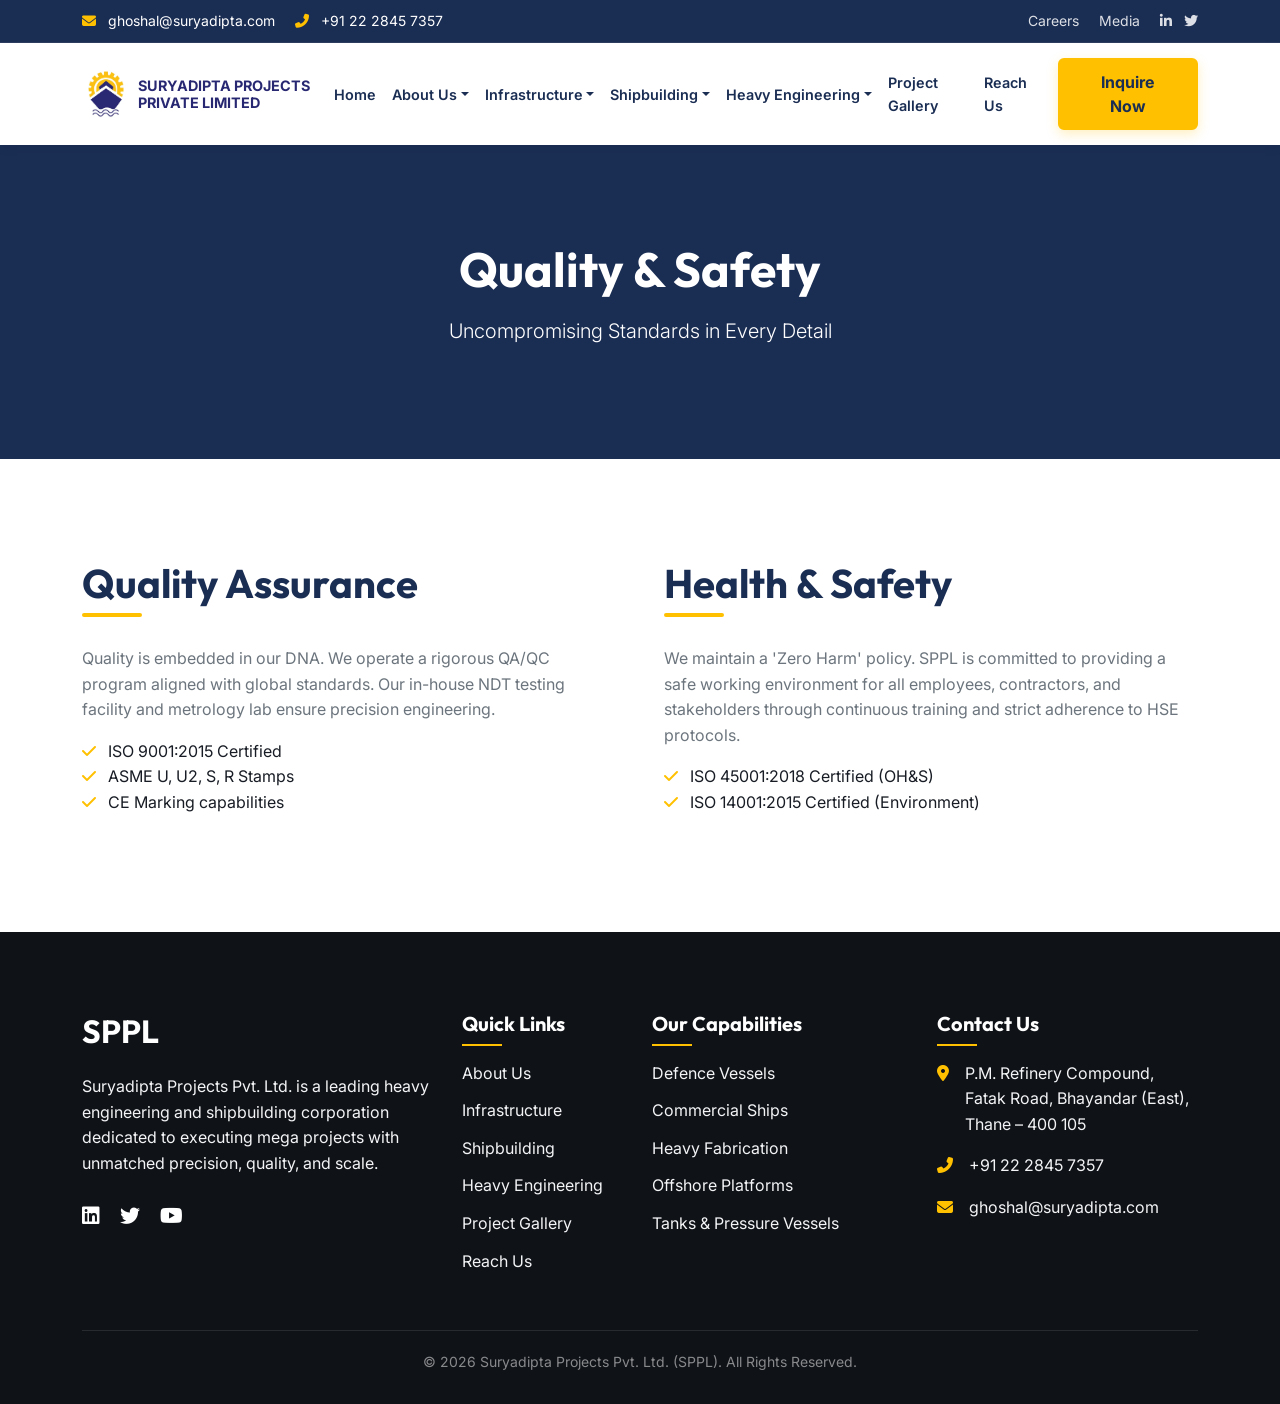
<file: quality.html>
<!DOCTYPE html>
<html lang="en">
<head>
    <meta charset="UTF-8">
    <meta name="viewport" content="width=device-width, initial-scale=1.0">
    <meta name="description" content="Learn about our rigorous quality assurance and zero-harm safety culture.">
    <title>Quality & Safety | SPPL</title>

    <link rel="preconnect" href="https://fonts.googleapis.com">
    <link rel="preconnect" href="https://fonts.gstatic.com" crossorigin>
    <link href="https://fonts.googleapis.com/css2?family=Inter:wght@300;400;500;600;700&family=Outfit:wght@400;500;600;700;800&display=swap" rel="stylesheet">
    <link href="https://cdn.jsdelivr.net/npm/bootstrap@5.3.2/dist/css/bootstrap.min.css" rel="stylesheet">
    <link rel="stylesheet" href="https://cdnjs.cloudflare.com/ajax/libs/font-awesome/6.4.2/css/all.min.css">
    <link href="https://unpkg.com/aos@2.3.1/dist/aos.css" rel="stylesheet">
    <link rel="stylesheet" href="css/style.css">
</head>
<body>

    <!-- Topbar -->
    <div class="header-top d-none d-lg-block">
        <div class="container">
            <div class="row align-items-center">
                <div class="col-md-6">
                    <span class="me-3"><i class="fas fa-envelope text-orange me-2"></i> ghoshal@suryadipta.com</span>
                    <span><i class="fas fa-phone-alt text-orange me-2"></i> +91 22 2845 7357</span>
                </div>
                <div class="col-md-6 text-end">
                    <a href="careers.html" class="me-3">Careers</a>
                    <a href="media.html" class="me-3">Media</a>
                    <a href="https://www.linkedin.com/in/shyamashish-ghoshal-4084222a" target="_blank" rel="noopener noreferrer" aria-label="LinkedIn"><i class="fab fa-linkedin-in"></i></a>
                    <a href="https://x.com/SPPL_1998" target="_blank" rel="noopener noreferrer" class="ms-2" aria-label="Twitter / X"><i class="fab fa-twitter"></i></a>
                </div>
            </div>
        </div>
    </div>
    <!-- Navigation -->
    <nav class="navbar navbar-expand-lg navbar-light sticky-top">
        <div class="container">
            <a class="navbar-brand d-flex align-items-center" href="index.html">
                <img src="images/logo/logo.webp" alt="SPPL Logo" height="40" class="me-2">
                <span class="m-0" style="color: rgb(40, 40, 114); text-transform: uppercase; font-weight: 700; font-size: 0.9rem; line-height: 1.2;">
                    <span class="d-block">Suryadipta Projects</span>
                    <span class="d-block">Private Limited</span>
                </span>
            </a>
            <button class="navbar-toggler" type="button" data-bs-toggle="collapse" data-bs-target="#navbarNav"
                aria-controls="navbarNav" aria-expanded="false" aria-label="Toggle navigation">
                <span class="navbar-toggler-icon"></span>
            </button>
            <div class="collapse navbar-collapse" id="navbarNav">
                <ul class="navbar-nav ms-auto mb-2 mb-lg-0 align-items-xl-center">
                    <li class="nav-item"><a class="nav-link " href="index.html">Home</a></li>
                    
                    <li class="nav-item dropdown">
                        <a class="nav-link dropdown-toggle " href="about.html" id="aboutDropdown" role="button" data-bs-toggle="dropdown" aria-expanded="false">About Us</a>
                        <ul class="dropdown-menu" aria-labelledby="aboutDropdown">
                            <li><a class="dropdown-item dropdown-overview" href="about.html"><i class="fas fa-building me-2"></i>About Overview</a></li>
                            <li><hr class="dropdown-divider my-1"></li>
                            <li><a class="dropdown-item" href="about.html#director-profile">Director Profile</a></li>
                            <li><a class="dropdown-item" href="about.html#sppl-journey">SPPL Journey</a></li>
                            <li><a class="dropdown-item" href="about.html#order-book">Current Order Book</a></li>
                            <li><hr class="dropdown-divider my-1"></li>
                            <li><a class="dropdown-item" href="quality.html">Quality & Safety</a></li>
                            <li><a class="dropdown-item" href="media.html">Media Room</a></li>
                            <li><a class="dropdown-item" href="careers.html">Careers</a></li>
                        </ul>
                    </li>

                    <li class="nav-item dropdown">
                        <a class="nav-link dropdown-toggle " href="infrastructure.html" id="infraDropdown" role="button" data-bs-toggle="dropdown" aria-expanded="false">Infrastructure</a>
                        <ul class="dropdown-menu" aria-labelledby="infraDropdown">
                            <li><a class="dropdown-item dropdown-overview" href="infrastructure.html"><i class="fas fa-industry me-2"></i>Infra Overview</a></li>
                            <li><hr class="dropdown-divider my-1"></li>
                            <li><a class="dropdown-item" href="infrastructure.html#shipyard">Shipyard</a></li>
                            <li><a class="dropdown-item" href="infrastructure.html#heavy-fabrication-yard">Heavy Fabrication Yard</a></li>
                        </ul>
                    </li>

                    <li class="nav-item dropdown">
                        <a class="nav-link dropdown-toggle " href="shipbuilding.html" id="shipbuildingDropdown" role="button" data-bs-toggle="dropdown" aria-expanded="false">Shipbuilding</a>
                        <ul class="dropdown-menu" aria-labelledby="shipbuildingDropdown">
                            <li><a class="dropdown-item dropdown-overview" href="shipbuilding.html"><i class="fas fa-ship me-2"></i>Shipbuilding Overview</a></li>
                            <li><hr class="dropdown-divider my-1"></li>
                            <li><a class="dropdown-item" href="shipbuilding.html#defence">Defence</a></li>
                            <li><a class="dropdown-item" href="shipbuilding.html#commercial">Commercial</a></li>
                        </ul>
                    </li>

                    <li class="nav-item dropdown">
                        <a class="nav-link dropdown-toggle " href="heavy-engineering.html" id="heavyEngDropdown" role="button" data-bs-toggle="dropdown" aria-expanded="false">Heavy Engineering</a>
                        <ul class="dropdown-menu" aria-labelledby="heavyEngDropdown">
                            <li><a class="dropdown-item dropdown-overview" href="heavy-engineering.html"><i class="fas fa-cogs me-2"></i>Heavy Eng. Overview</a></li>
                            <li><hr class="dropdown-divider my-1"></li>
                            <li><a class="dropdown-item" href="heavy-engineering.html#heavy-fabrication">Heavy Fabrication</a></li>
                            <li><a class="dropdown-item" href="heavy-engineering.html#offshore-fabrication">Offshore Fabrication</a></li>
                            <li><a class="dropdown-item" href="heavy-engineering.html#tanks-vessels">Tanks &amp; Vessels</a></li>
                            <li><a class="dropdown-item" href="heavy-engineering.html#rubber-lined">Rubber lined Products</a></li>
                            <li><a class="dropdown-item" href="heavy-engineering.html#industrial-fabrication">Industrial Fabrication</a></li>
                        </ul>
                    </li>

                    <li class="nav-item"><a class="nav-link " href="projects.html">Project Gallery</a></li>
                    <li class="nav-item"><a class="nav-link " href="contact.html">Reach Us</a></li>
                </ul>
                <a href="contact.html" class="btn btn-primary-custom ms-lg-3 d-none d-lg-inline-flex">Inquire Now</a>
            </div>
        </div>
    </nav>

    
    <section class="page-header bg-navy text-white text-center py-5" style="background-color: var(--c-navy-blue);">
        <div class="container py-5" data-aos="fade-up">
            <h1 class="display-4 fw-bold text-white">Quality & Safety</h1>
            <p class="lead">Uncompromising Standards in Every Detail</p>
        </div>
    </section>
    <section class="section-padding">
        <div class="container">
            <div class="row g-5">
                <div class="col-md-6" data-aos="fade-right">
                    <h2 class="section-title">Quality Assurance</h2>
                    <p class="mt-4 text-secondary">Quality is embedded in our DNA. We operate a rigorous QA/QC program aligned with global standards. Our in-house NDT testing facility and metrology lab ensure precision engineering.</p>
                    <ul class="list-unstyled mt-3">
                        <li><i class="fas fa-check text-orange me-2"></i> ISO 9001:2015 Certified</li>
                        <li><i class="fas fa-check text-orange me-2"></i> ASME U, U2, S, R Stamps</li>
                        <li><i class="fas fa-check text-orange me-2"></i> CE Marking capabilities</li>
                    </ul>
                </div>
                <div class="col-md-6" data-aos="fade-left">
                    <h2 class="section-title">Health & Safety</h2>
                    <p class="mt-4 text-secondary">We maintain a 'Zero Harm' policy. SPPL is committed to providing a safe working environment for all employees, contractors, and stakeholders through continuous training and strict adherence to HSE protocols.</p>
                    <ul class="list-unstyled mt-3">
                        <li><i class="fas fa-check text-orange me-2"></i> ISO 45001:2018 Certified (OH&S)</li>
                        <li><i class="fas fa-check text-orange me-2"></i> ISO 14001:2015 Certified (Environment)</li>
                    </ul>
                </div>
            </div>
        </div>
    </section>

    <!-- Footer -->
    <footer class="footer">
        <div class="container">
            <div class="row g-4">
                <div class="col-lg-4 col-md-6">
                    <h2 class="text-white m-0 mb-4 fw-bold">SPPL</h2>
                    <p class="text-secondary" style="color: var(--c-steel-grey-light) !important;">Suryadipta Projects Pvt. Ltd. is a leading heavy engineering and shipbuilding corporation dedicated to executing mega projects with unmatched precision, quality, and scale.</p>
                    <div class="mt-4">
                        <a href="https://www.linkedin.com/in/shyamashish-ghoshal-4084222a" target="_blank" rel="noopener noreferrer" class="text-white me-3 fs-5" aria-label="LinkedIn"><i class="fab fa-linkedin"></i></a>
                        <a href="https://x.com/SPPL_1998" target="_blank" rel="noopener noreferrer" class="text-white me-3 fs-5" aria-label="Twitter / X"><i class="fab fa-twitter"></i></a>
                        <a href="#" class="text-white fs-5" aria-label="YouTube"><i class="fab fa-youtube"></i></a>
                    </div>
                </div>
                <div class="col-lg-2 col-md-6">
                    <h4 class="footer-heading">Quick Links</h4>
                    <ul class="footer-links">
                        <li><a href="about.html">About Us</a></li>
                        <li><a href="infrastructure.html">Infrastructure</a></li>
                        <li><a href="shipbuilding.html">Shipbuilding</a></li>
                        <li><a href="heavy-engineering.html">Heavy Engineering</a></li>
                        <li><a href="projects.html">Project Gallery</a></li>
                        <li><a href="contact.html">Reach Us</a></li>
                    </ul>
                </div>
                <div class="col-lg-3 col-md-6">
                    <h4 class="footer-heading">Our Capabilities</h4>
                    <ul class="footer-links">
                        <li><a href="shipbuilding.html#defence">Defence Vessels</a></li>
                        <li><a href="shipbuilding.html#commercial">Commercial Ships</a></li>
                        <li><a href="heavy-engineering.html#heavy-fabrication">Heavy Fabrication</a></li>
                        <li><a href="heavy-engineering.html#offshore-fabrication">Offshore Platforms</a></li>
                        <li><a href="heavy-engineering.html#tanks-vessels">Tanks &amp; Pressure Vessels</a></li>
                    </ul>
                </div>
                <div class="col-lg-3 col-md-6">
                    <h4 class="footer-heading">Contact Us</h4>
                    <ul class="footer-links">
                        <li class="d-flex mb-3">
                            <i class="fas fa-map-marker-alt text-orange mt-1 me-3"></i>
                            <span class="text-secondary" style="color: var(--c-steel-grey-light) !important;">P.M. Refinery Compound, Fatak Road, Bhayandar (East), Thane &ndash; 400 105</span>
                        </li>
                        <li class="d-flex mb-3">
                            <i class="fas fa-phone-alt text-orange mt-1 me-3"></i>
                            <span class="text-secondary" style="color: var(--c-steel-grey-light) !important;">+91 22 2845 7357</span>
                        </li>
                        <li class="d-flex mb-3">
                            <i class="fas fa-envelope text-orange mt-1 me-3"></i>
                            <span class="text-secondary" style="color: var(--c-steel-grey-light) !important;">ghoshal@suryadipta.com</span>
                        </li>
                    </ul>
                </div>
            </div>
            <div class="footer-bottom">
                <p class="mb-0">&copy; 2026 Suryadipta Projects Pvt. Ltd. (SPPL). All Rights Reserved.</p>
            </div>
        </div>
    </footer>

    <!-- Scroll to Top -->
    <div class="scroll-top">
        <i class="fas fa-chevron-up"></i>
    </div>

    <!-- Scripts -->
    <script src="https://cdn.jsdelivr.net/npm/bootstrap@5.3.2/dist/js/bootstrap.bundle.min.js"></script>
    <script src="https://unpkg.com/aos@2.3.1/dist/aos.js"></script>
    <script src="js/main.js"></script>
</body>
</html>
</file>
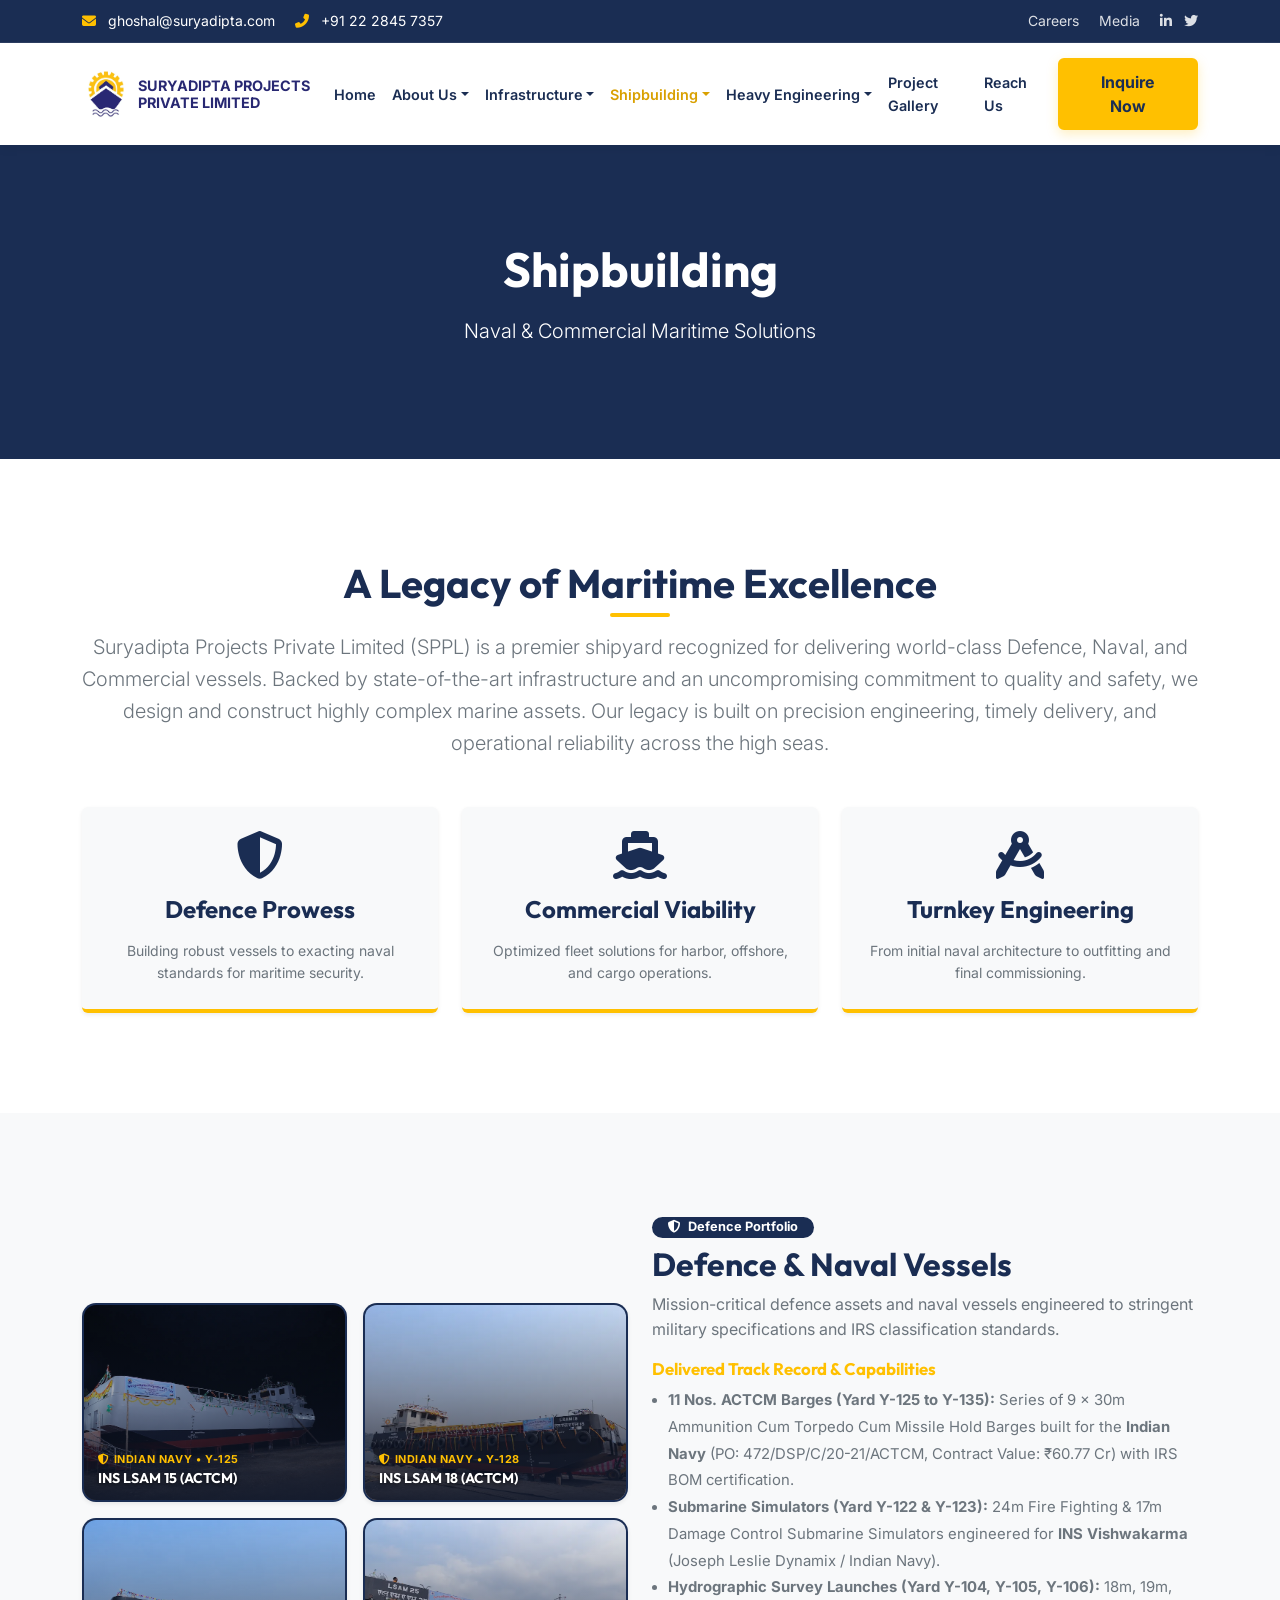
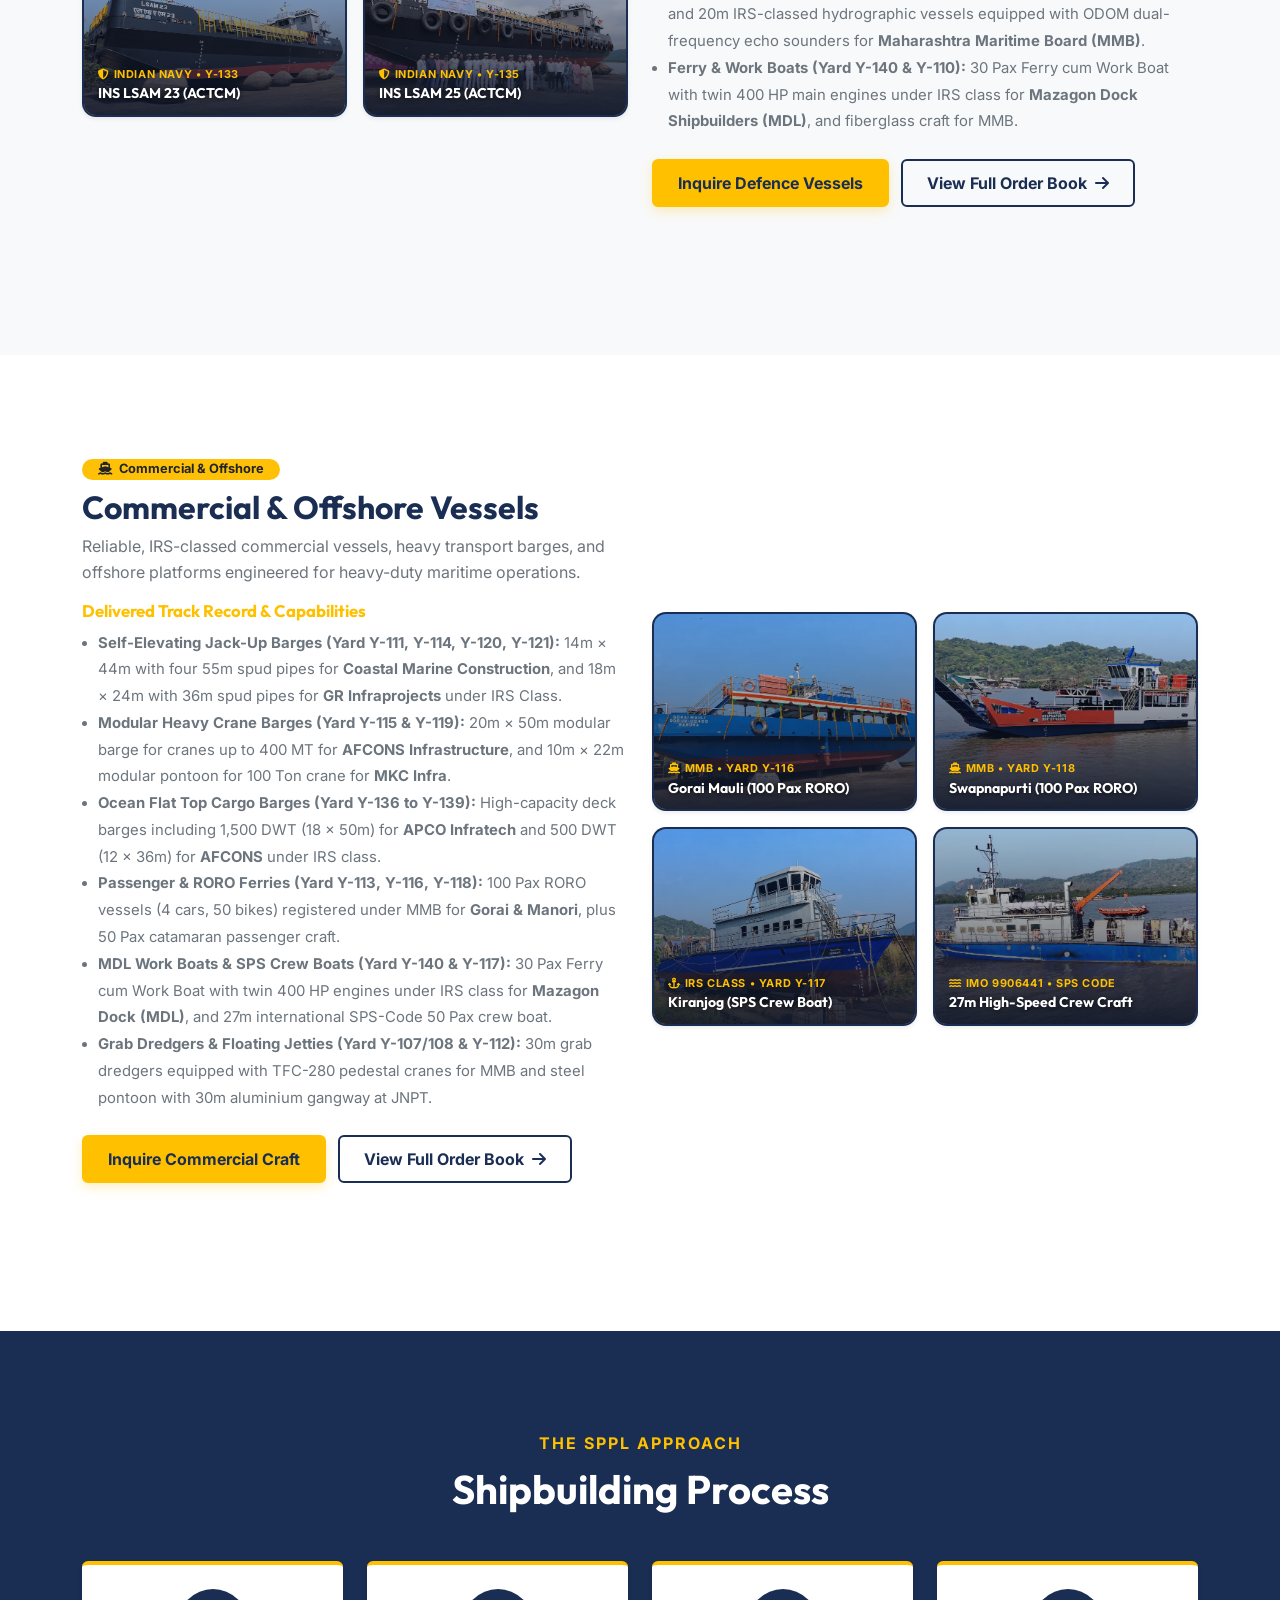
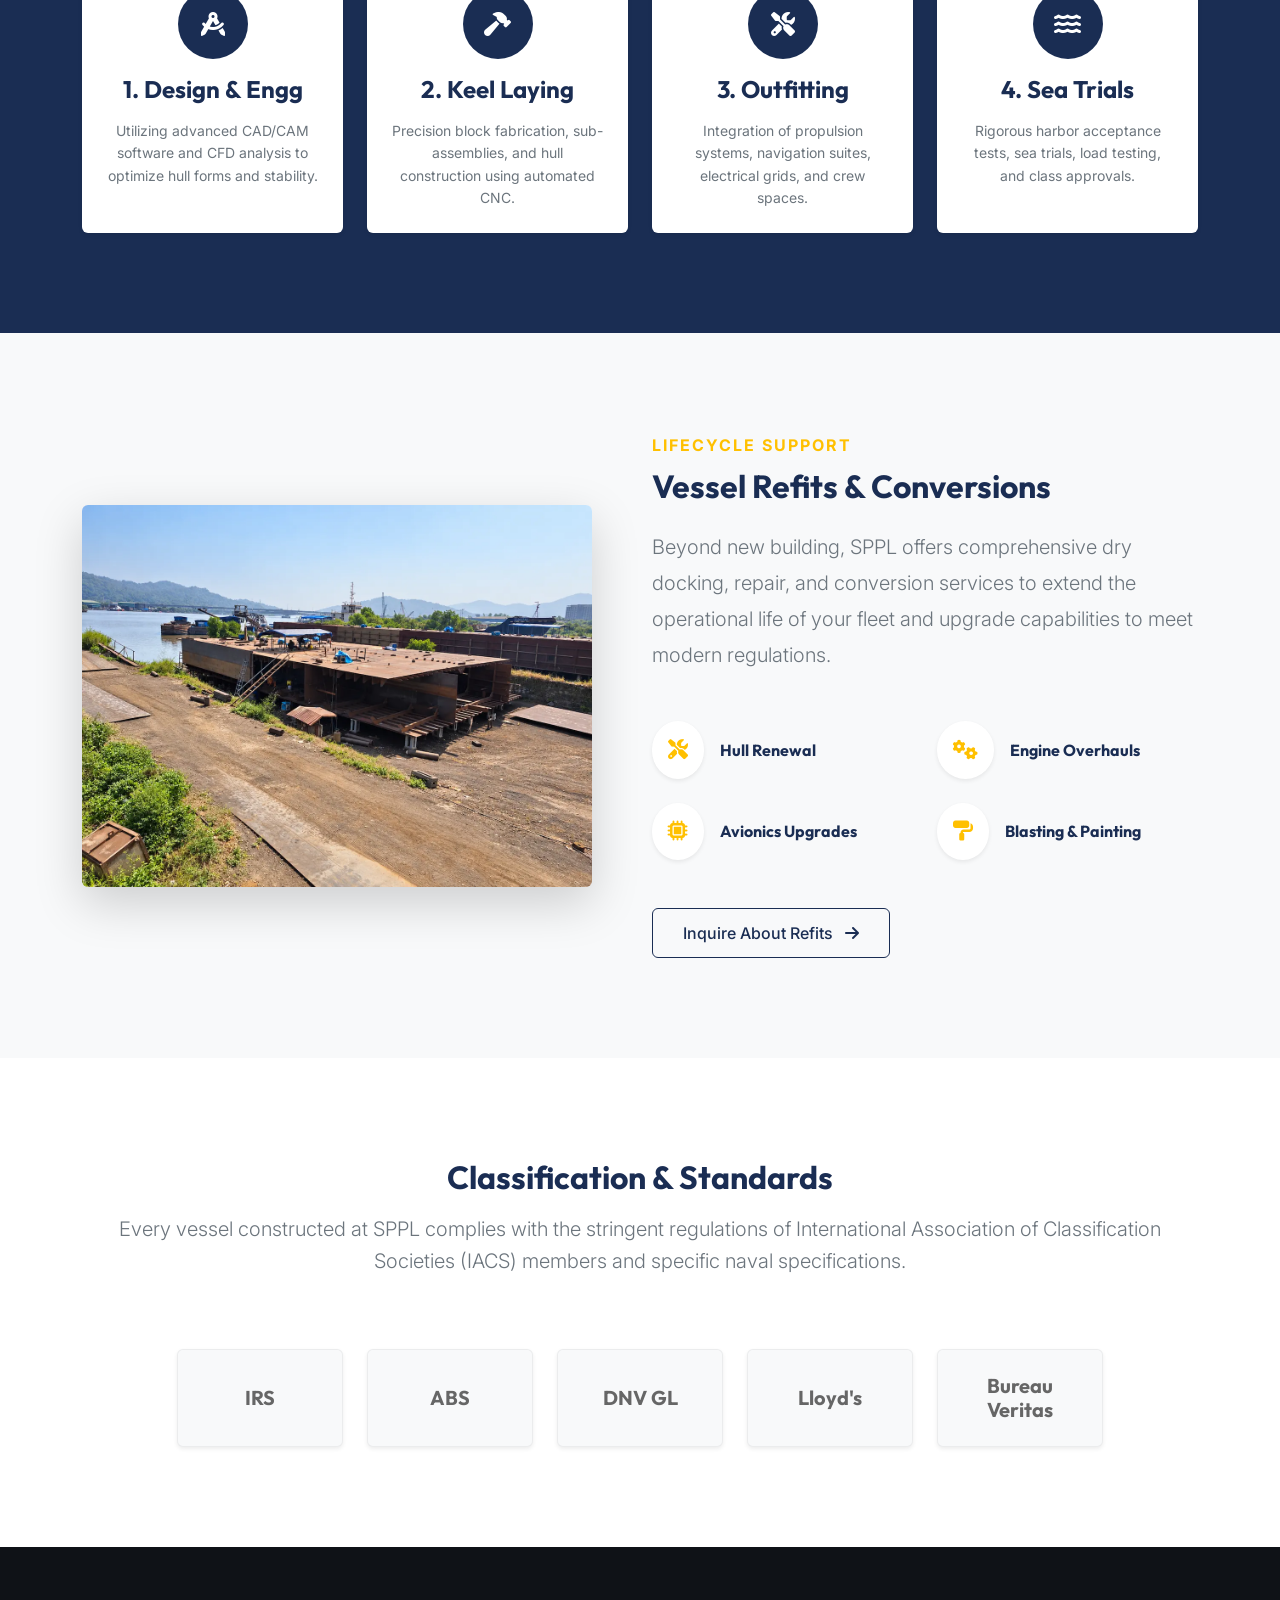
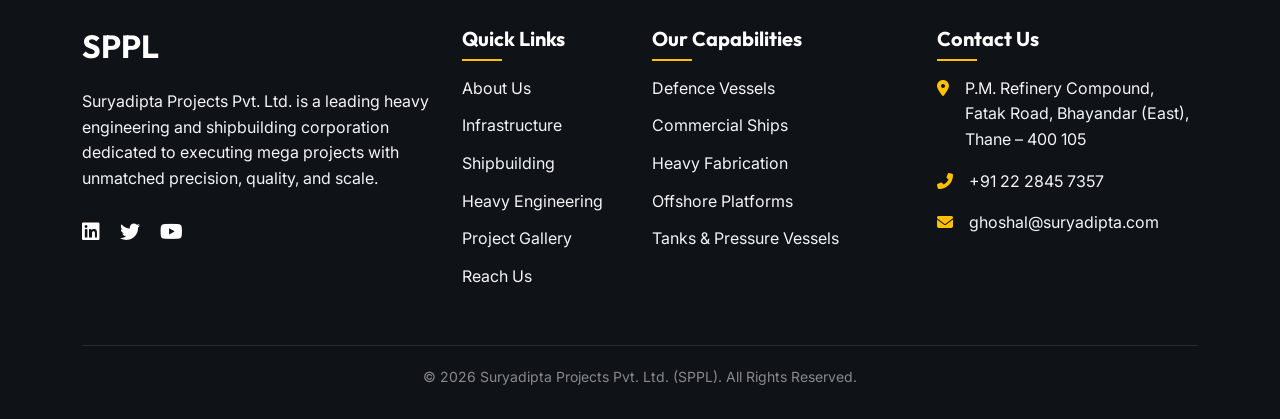
<file: shipbuilding.html>
<!DOCTYPE html>
<html lang="en">

<head>
    <meta charset="UTF-8">
    <meta name="viewport" content="width=device-width, initial-scale=1.0">
    <meta name="description"
        content="Suryadipta Projects Private Limited (SPPL) is a premier shipyard specializing in Defence, Naval, and Commercial shipbuilding. Discover our capabilities in naval architecture, marine engineering, and vessel construction.">
    <meta name="keywords"
        content="Shipbuilding, Defence Vessels, Commercial Ships, Naval Architecture, Shipyard, SPPL, Suryadipta Projects, Marine Engineering, Vessel Construction, Ship Refits">
    <meta name="author" content="Suryadipta Projects Private Limited">
    <title>Shipbuilding: Defence & Commercial Vessels | SPPL</title>

    <!-- Canonical Link -->
    <link rel="canonical" href="https://www.sppl.com/shipbuilding.html">

    <!-- Open Graph / Facebook -->
    <meta property="og:type" content="website">
    <meta property="og:url" content="https://www.sppl.com/shipbuilding.html">
    <meta property="og:title" content="Shipbuilding: Defence & Commercial Vessels | SPPL">
    <meta property="og:description"
        content="Suryadipta Projects Private Limited (SPPL) is a premier shipyard specializing in Defence, Naval, and Commercial shipbuilding. Discover our maritime solutions.">
    <meta property="og:image" content="https://www.sppl.com/images/shipyard.webp">

    <!-- Twitter -->
    <meta property="twitter:card" content="summary_large_image">
    <meta property="twitter:url" content="https://www.sppl.com/shipbuilding.html">
    <meta property="twitter:title" content="Shipbuilding: Defence & Commercial Vessels | SPPL">
    <meta property="twitter:description"
        content="Suryadipta Projects Private Limited (SPPL) is a premier shipyard specializing in Defence, Naval, and Commercial shipbuilding. Discover our maritime solutions.">
    <meta property="twitter:image" content="https://www.sppl.com/images/shipyard.webp">

    <!-- Structured Data (JSON-LD) -->
    <script type="application/ld+json">
    {
      "@context": "https://schema.org",
      "@type": "WebPage",
      "name": "Shipbuilding: Defence & Commercial Vessels | SPPL",
      "description": "Suryadipta Projects Private Limited (SPPL) is a premier shipyard recognized for delivering world-class Defence, Naval, and Commercial vessels.",
      "url": "https://www.sppl.com/shipbuilding.html",
      "publisher": {
        "@type": "Organization",
        "name": "Suryadipta Projects Private Limited",
        "logo": {
          "@type": "ImageObject",
          "url": "https://www.sppl.com/images/logo/logo.webp"
        }
      }
    }
    </script>

    <link rel="preconnect" href="https://fonts.googleapis.com">
    <link rel="preconnect" href="https://fonts.gstatic.com" crossorigin>
    <link
        href="https://fonts.googleapis.com/css2?family=Inter:wght@300;400;500;600;700&family=Outfit:wght@400;500;600;700;800&display=swap"
        rel="stylesheet">
    <link href="https://cdn.jsdelivr.net/npm/bootstrap@5.3.2/dist/css/bootstrap.min.css" rel="stylesheet">
    <link rel="stylesheet" href="https://cdnjs.cloudflare.com/ajax/libs/font-awesome/6.4.2/css/all.min.css">
    <link href="https://unpkg.com/aos@2.3.1/dist/aos.css" rel="stylesheet">
    <link rel="stylesheet" href="css/style.css">
</head>

<body>

    <!-- Topbar -->
    <div class="header-top d-none d-lg-block">
        <div class="container">
            <div class="row align-items-center">
                <div class="col-md-6">
                    <span class="me-3"><i class="fas fa-envelope text-orange me-2"></i> ghoshal@suryadipta.com</span>
                    <span><i class="fas fa-phone-alt text-orange me-2"></i> +91 22 2845 7357</span>
                </div>
                <div class="col-md-6 text-end">
                    <a href="careers.html" class="me-3">Careers</a>
                    <a href="media.html" class="me-3">Media</a>
                    <a href="https://www.linkedin.com/in/shyamashish-ghoshal-4084222a" target="_blank" rel="noopener noreferrer" aria-label="LinkedIn"><i class="fab fa-linkedin-in"></i></a>
                    <a href="https://x.com/SPPL_1998" target="_blank" rel="noopener noreferrer" class="ms-2" aria-label="Twitter / X"><i class="fab fa-twitter"></i></a>
                </div>
            </div>
        </div>
    </div>
    <!-- Navigation -->
    <nav class="navbar navbar-expand-lg navbar-light sticky-top">
        <div class="container">
            <a class="navbar-brand d-flex align-items-center" href="index.html">
                <img src="images/logo/logo.webp" alt="SPPL Logo" height="40" class="me-2">
                <span class="m-0"
                    style="color: rgb(40, 40, 114); text-transform: uppercase; font-weight: 700; font-size: 0.9rem; line-height: 1.2;">
                    <span class="d-block">Suryadipta Projects</span>
                    <span class="d-block">Private Limited</span>
                </span>
            </a>
            <button class="navbar-toggler" type="button" data-bs-toggle="collapse" data-bs-target="#navbarNav"
                aria-controls="navbarNav" aria-expanded="false" aria-label="Toggle navigation">
                <span class="navbar-toggler-icon"></span>
            </button>
            <div class="collapse navbar-collapse" id="navbarNav">
                <ul class="navbar-nav ms-auto mb-2 mb-lg-0 align-items-xl-center">
                    <li class="nav-item"><a class="nav-link " href="index.html">Home</a></li>

                    <li class="nav-item dropdown">
                        <a class="nav-link dropdown-toggle " href="about.html" id="aboutDropdown" role="button"
                            data-bs-toggle="dropdown" aria-expanded="false">About Us</a>
                        <ul class="dropdown-menu" aria-labelledby="aboutDropdown">
                            <li><a class="dropdown-item dropdown-overview" href="about.html"><i
                                        class="fas fa-building me-2"></i>About Overview</a></li>
                            <li>
                                <hr class="dropdown-divider my-1">
                            </li>
                            <li><a class="dropdown-item" href="about.html#director-profile">Director Profile</a></li>
                            <li><a class="dropdown-item" href="about.html#sppl-journey">SPPL Journey</a></li>
                            <li><a class="dropdown-item" href="about.html#order-book">Current Order Book</a></li>
                            <li>
                                <hr class="dropdown-divider my-1">
                            </li>
                            <li><a class="dropdown-item" href="quality.html">Quality & Safety</a></li>
                            <li><a class="dropdown-item" href="media.html">Media Room</a></li>
                            <li><a class="dropdown-item" href="careers.html">Careers</a></li>
                        </ul>
                    </li>

                    <li class="nav-item dropdown">
                        <a class="nav-link dropdown-toggle " href="infrastructure.html" id="infraDropdown" role="button"
                            data-bs-toggle="dropdown" aria-expanded="false">Infrastructure</a>
                        <ul class="dropdown-menu" aria-labelledby="infraDropdown">
                            <li><a class="dropdown-item dropdown-overview" href="infrastructure.html"><i
                                        class="fas fa-industry me-2"></i>Infra Overview</a></li>
                            <li>
                                <hr class="dropdown-divider my-1">
                            </li>
                            <li><a class="dropdown-item" href="infrastructure.html#shipyard">Shipyard</a></li>
                            <li><a class="dropdown-item" href="infrastructure.html#heavy-fabrication-yard">Heavy
                                    Fabrication Yard</a></li>
                        </ul>
                    </li>

                    <li class="nav-item dropdown">
                        <a class="nav-link dropdown-toggle active" href="shipbuilding.html" id="shipbuildingDropdown"
                            role="button" data-bs-toggle="dropdown" aria-expanded="false">Shipbuilding</a>
                        <ul class="dropdown-menu" aria-labelledby="shipbuildingDropdown">
                            <li><a class="dropdown-item dropdown-overview" href="shipbuilding.html"><i
                                        class="fas fa-ship me-2"></i>Shipbuilding Overview</a></li>
                            <li>
                                <hr class="dropdown-divider my-1">
                            </li>
                            <li><a class="dropdown-item" href="shipbuilding.html#defence">Defence</a></li>
                            <li><a class="dropdown-item" href="shipbuilding.html#commercial">Commercial</a></li>
                        </ul>
                    </li>

                    <li class="nav-item dropdown">
                        <a class="nav-link dropdown-toggle " href="heavy-engineering.html" id="heavyEngDropdown"
                            role="button" data-bs-toggle="dropdown" aria-expanded="false">Heavy Engineering</a>
                        <ul class="dropdown-menu" aria-labelledby="heavyEngDropdown">
                            <li><a class="dropdown-item dropdown-overview" href="heavy-engineering.html"><i
                                        class="fas fa-cogs me-2"></i>Heavy Eng. Overview</a></li>
                            <li>
                                <hr class="dropdown-divider my-1">
                            </li>
                            <li><a class="dropdown-item" href="heavy-engineering.html#heavy-fabrication">Heavy
                                    Fabrication</a></li>
                            <li><a class="dropdown-item" href="heavy-engineering.html#offshore-fabrication">Offshore
                                    Fabrication</a></li>
                            <li><a class="dropdown-item" href="heavy-engineering.html#tanks-vessels">Tanks &amp;
                                    Vessels</a></li>
                            <li><a class="dropdown-item" href="heavy-engineering.html#rubber-lined">Rubber lined
                                    Products</a></li>
                            <li><a class="dropdown-item" href="heavy-engineering.html#industrial-fabrication">Industrial
                                    Fabrication</a></li>
                        </ul>
                    </li>

                    <li class="nav-item"><a class="nav-link " href="projects.html">Project Gallery</a></li>
                    <li class="nav-item"><a class="nav-link " href="contact.html">Reach Us</a></li>
                </ul>
                <a href="contact.html" class="btn btn-primary-custom ms-lg-3 d-none d-lg-inline-flex">Inquire Now</a>
            </div>
        </div>
    </nav>

    <main>
        <section class="page-header bg-navy text-white text-center py-5" style="background-color: var(--c-navy-blue);">
            <div class="container py-5" data-aos="fade-up">
                <h1 class="display-4 fw-bold text-white">Shipbuilding</h1>
                <p class="lead">Naval & Commercial Maritime Solutions</p>
            </div>
        </section>

        <section class="section-padding" id="shipbuilding-overview">
            <div class="container text-center">
                <h2 class="section-title mb-4" data-aos="fade-up">A Legacy of Maritime Excellence</h2>
                <p class="lead text-secondary max-w-700 mx-auto mb-5" data-aos="fade-up" data-aos-delay="100">
                    Suryadipta Projects Private Limited (SPPL) is a premier shipyard recognized for delivering
                    world-class
                    Defence, Naval, and Commercial vessels. Backed by state-of-the-art infrastructure and an
                    uncompromising
                    commitment to quality and safety, we design and construct highly complex marine assets. Our legacy
                    is
                    built on precision engineering, timely delivery, and operational reliability across the high seas.
                </p>
                <div class="row g-4 justify-content-center" data-aos="fade-up" data-aos-delay="200">
                    <div class="col-md-4">
                        <div class="p-4 bg-light rounded shadow-sm border-bottom border-4 hover-lift h-100"
                            style="border-color: var(--c-industrial-orange) !important;">
                            <i class="fas fa-shield-alt fa-3x text-navy mb-3"></i>
                            <h4 class="text-navy">Defence Prowess</h4>
                            <p class="text-secondary small mb-0">Building robust vessels to exacting naval standards for
                                maritime security.</p>
                        </div>
                    </div>
                    <div class="col-md-4">
                        <div class="p-4 bg-light rounded shadow-sm border-bottom border-4 hover-lift h-100"
                            style="border-color: var(--c-industrial-orange) !important;">
                            <i class="fas fa-ship fa-3x text-navy mb-3"></i>
                            <h4 class="text-navy">Commercial Viability</h4>
                            <p class="text-secondary small mb-0">Optimized fleet solutions for harbor, offshore, and
                                cargo
                                operations.</p>
                        </div>
                    </div>
                    <div class="col-md-4">
                        <div class="p-4 bg-light rounded shadow-sm border-bottom border-4 hover-lift h-100"
                            style="border-color: var(--c-industrial-orange) !important;">
                            <i class="fas fa-drafting-compass fa-3x text-navy mb-3"></i>
                            <h4 class="text-navy">Turnkey Engineering</h4>
                            <p class="text-secondary small mb-0">From initial naval architecture to outfitting and final
                                commissioning.</p>
                        </div>
                    </div>
                </div>
            </div>
        </section>
        <section class="section-padding bg-light" id="defence">
            <div class="container">
                <div class="row align-items-center mb-5">
                    <div class="col-lg-6" data-aos="fade-right">
                        <div class="row g-3 vessel-grid">
                            <div class="col-6">
                                <div class="vessel-grid-card shadow-sm" title="Yard Y-125: 9 × 30m Ammunition Cum Torpedo Cum Missile Barge for Indian Navy">
                                    <img src="images/naval_ship_LSAM-15_Ammunition_cum_torpedo_cum_missile_barge.webp" alt="LSAM 15 (Yard Y-125) ACTCM Barge" class="vessel-grid-img" loading="lazy" decoding="async">
                                    <div class="vessel-grid-overlay">
                                        <span class="vessel-grid-tag"><i class="fas fa-shield-alt me-1"></i>Indian Navy • Y-125</span>
                                        <h6 class="vessel-grid-title">INS LSAM 15 (ACTCM)</h6>
                                    </div>
                                </div>
                            </div>
                            <div class="col-6">
                                <div class="vessel-grid-card shadow-sm" title="Yard Y-128: 9 × 30m Ammunition Cum Torpedo Cum Missile Barge for Indian Navy">
                                    <img src="images/naval_ship_LSAM-18_Ammunition_cum_torpedo_cum_missile_barge.webp" alt="LSAM 18 (Yard Y-128) ACTCM Barge" class="vessel-grid-img" loading="lazy" decoding="async">
                                    <div class="vessel-grid-overlay">
                                        <span class="vessel-grid-tag"><i class="fas fa-shield-alt me-1"></i>Indian Navy • Y-128</span>
                                        <h6 class="vessel-grid-title">INS LSAM 18 (ACTCM)</h6>
                                    </div>
                                </div>
                            </div>
                            <div class="col-6">
                                <div class="vessel-grid-card shadow-sm" title="Yard Y-133: 9 × 30m Ammunition Cum Torpedo Cum Missile Barge for Indian Navy">
                                    <img src="images/naval_ship_LSAM-23_Ammunition_cum_torpedo_cum_missile_barge.webp" alt="LSAM 23 (Yard Y-133) ACTCM Barge" class="vessel-grid-img" loading="lazy" decoding="async">
                                    <div class="vessel-grid-overlay">
                                        <span class="vessel-grid-tag"><i class="fas fa-shield-alt me-1"></i>Indian Navy • Y-133</span>
                                        <h6 class="vessel-grid-title">INS LSAM 23 (ACTCM)</h6>
                                    </div>
                                </div>
                            </div>
                            <div class="col-6">
                                <div class="vessel-grid-card shadow-sm" title="Yard Y-134/135: 9 × 30m Ammunition Cum Torpedo Cum Missile Barge for Indian Navy">
                                    <img src="images/naval_ship_LSAM-25_Ammunition_cum_torpedo_cum_missile_barge.webp" alt="LSAM 25 (Yard Y-135) ACTCM Barge" class="vessel-grid-img" loading="lazy" decoding="async">
                                    <div class="vessel-grid-overlay">
                                        <span class="vessel-grid-tag"><i class="fas fa-shield-alt me-1"></i>Indian Navy • Y-135</span>
                                        <h6 class="vessel-grid-title">INS LSAM 25 (ACTCM)</h6>
                                    </div>
                                </div>
                            </div>
                        </div>
                    </div>
                    <div class="col-lg-6 mt-4 mt-lg-0" data-aos="fade-left">
                        <span class="badge bg-primary text-white mb-2 px-3 py-1 rounded-pill" style="font-size: 0.8rem; background-color: var(--c-navy-blue) !important;">
                            <i class="fas fa-shield-halved me-1"></i> Defence Portfolio
                        </span>
                        <h2 class="text-navy fw-bold mb-2">Defence &amp; Naval Vessels</h2>
                        <p class="text-secondary mb-3">Mission-critical defence assets and naval vessels engineered to stringent military specifications and IRS classification standards.</p>
                        <div id="defence-products" class="mt-3">
                            <h5 class="text-orange fw-bold mb-2" style="font-size: 1.05rem;">Delivered Track Record &amp; Capabilities</h5>
                            <ul class="text-secondary ps-3 mb-4" style="line-height: 1.8; font-size: 0.93rem;">
                                <li><strong>11 Nos. ACTCM Barges (Yard Y-125 to Y-135):</strong> Series of 9 × 30m Ammunition Cum Torpedo Cum Missile Hold Barges built for the <strong>Indian Navy</strong> (PO: 472/DSP/C/20-21/ACTCM, Contract Value: ₹60.77 Cr) with IRS BOM certification.</li>
                                <li><strong>Submarine Simulators (Yard Y-122 &amp; Y-123):</strong> 24m Fire Fighting &amp; 17m Damage Control Submarine Simulators engineered for <strong>INS Vishwakarma</strong> (Joseph Leslie Dynamix / Indian Navy).</li>
                                <li><strong>Hydrographic Survey Launches (Yard Y-104, Y-105, Y-106):</strong> 18m, 19m, and 20m IRS-classed hydrographic vessels equipped with ODOM dual-frequency echo sounders for <strong>Maharashtra Maritime Board (MMB)</strong>.</li>
                                <li><strong>Ferry &amp; Work Boats (Yard Y-140 &amp; Y-110):</strong> 30 Pax Ferry cum Work Boat with twin 400 HP main engines under IRS class for <strong>Mazagon Dock Shipbuilders (MDL)</strong>, and fiberglass craft for MMB.</li>
                            </ul>
                        </div>
                        <div>
                            <a href="contact.html" class="btn btn-primary-custom me-2">Inquire Defence Vessels</a>
                            <a href="projects.html#vesselTrackRecord" class="btn btn-outline-custom">View Full Order Book <i class="fas fa-arrow-right ms-1"></i></a>
                        </div>
                    </div>
                </div>
            </div>
        </section>
        <section class="section-padding" id="commercial">
            <div class="container">
                <div class="row align-items-center flex-row-reverse mb-5">
                    <div class="col-lg-6" data-aos="fade-left">
                        <div class="row g-3 vessel-grid">
                            <div class="col-6">
                                <div class="vessel-grid-card shadow-sm" title="Yard Y-116: 100 Pax RORO Ferry (4 cars, 10 bikes) for Gorai Machimar Society registered under MMB">
                                    <img src="images/Commercial_ship_Gorai_Mauli.webp" alt="Gorai Mauli 100 Pax RORO Ferry" class="vessel-grid-img" loading="lazy" decoding="async">
                                    <div class="vessel-grid-overlay">
                                        <span class="vessel-grid-tag"><i class="fas fa-ship me-1"></i>MMB • Yard Y-116</span>
                                        <h6 class="vessel-grid-title">Gorai Mauli (100 Pax RORO)</h6>
                                    </div>
                                </div>
                            </div>
                            <div class="col-6">
                                <div class="vessel-grid-card shadow-sm" title="Yard Y-118: 100 Pax RORO Ferry (4 cars, 50 bikes) for Manori Gramasth Mandal registered under MMB (BND329)">
                                    <img src="images/Commercial_ship_Manori_swapnapurti.webp" alt="Swapnapurti Manori 100 Pax RORO Ferry" class="vessel-grid-img" loading="lazy" decoding="async">
                                    <div class="vessel-grid-overlay">
                                        <span class="vessel-grid-tag"><i class="fas fa-ship me-1"></i>MMB • Yard Y-118</span>
                                        <h6 class="vessel-grid-title">Swapnapurti (100 Pax RORO)</h6>
                                    </div>
                                </div>
                            </div>
                            <div class="col-6">
                                <div class="vessel-grid-card shadow-sm" title="Yard Y-117: 27m International SPS-Code 50 Pax Offshore Crew Boat for SDS Offshore under IRS Class">
                                    <img src="images/Commercial_ship_Kiranjog.webp" alt="Kiranjog 27m SPS Crew Boat" class="vessel-grid-img" loading="lazy" decoding="async">
                                    <div class="vessel-grid-overlay">
                                        <span class="vessel-grid-tag"><i class="fas fa-anchor me-1"></i>IRS Class • Yard Y-117</span>
                                        <h6 class="vessel-grid-title">Kiranjog (SPS Crew Boat)</h6>
                                    </div>
                                </div>
                            </div>
                            <div class="col-6">
                                <div class="vessel-grid-card shadow-sm" title="Yard Y-117 (IMO 9906441): 27.1m High-Speed Offshore Supply & Crew Transfer Vessel under IRS Class">
                                    <img src="images/MONO9906441.webp" alt="27m High-Speed Offshore Crew Vessel" class="vessel-grid-img" loading="lazy" decoding="async">
                                    <div class="vessel-grid-overlay">
                                        <span class="vessel-grid-tag"><i class="fas fa-water me-1"></i>IMO 9906441 • SPS Code</span>
                                        <h6 class="vessel-grid-title">27m High-Speed Crew Craft</h6>
                                    </div>
                                </div>
                            </div>
                        </div>
                    </div>
                    <div class="col-lg-6 mt-4 mt-lg-0" data-aos="fade-right">
                        <span class="badge bg-warning text-dark mb-2 px-3 py-1 rounded-pill fw-bold" style="font-size: 0.8rem;">
                            <i class="fas fa-ship me-1"></i> Commercial &amp; Offshore
                        </span>
                        <h2 class="text-navy fw-bold mb-2">Commercial &amp; Offshore Vessels</h2>
                        <p class="text-secondary mb-3">Reliable, IRS-classed commercial vessels, heavy transport barges, and offshore platforms engineered for heavy-duty maritime operations.</p>
                        <div id="commercial-products" class="mt-3">
                            <h5 class="text-orange fw-bold mb-2" style="font-size: 1.05rem;">Delivered Track Record &amp; Capabilities</h5>
                            <ul class="text-secondary ps-3 mb-4" style="line-height: 1.8; font-size: 0.93rem;">
                                <li><strong>Self-Elevating Jack-Up Barges (Yard Y-111, Y-114, Y-120, Y-121):</strong> 14m × 44m with four 55m spud pipes for <strong>Coastal Marine Construction</strong>, and 18m × 24m with 36m spud pipes for <strong>GR Infraprojects</strong> under IRS Class.</li>
                                <li><strong>Modular Heavy Crane Barges (Yard Y-115 &amp; Y-119):</strong> 20m × 50m modular barge for cranes up to 400 MT for <strong>AFCONS Infrastructure</strong>, and 10m × 22m modular pontoon for 100 Ton crane for <strong>MKC Infra</strong>.</li>
                                <li><strong>Ocean Flat Top Cargo Barges (Yard Y-136 to Y-139):</strong> High-capacity deck barges including 1,500 DWT (18 × 50m) for <strong>APCO Infratech</strong> and 500 DWT (12 × 36m) for <strong>AFCONS</strong> under IRS class.</li>
                                <li><strong>Passenger &amp; RORO Ferries (Yard Y-113, Y-116, Y-118):</strong> 100 Pax RORO vessels (4 cars, 50 bikes) registered under MMB for <strong>Gorai &amp; Manori</strong>, plus 50 Pax catamaran passenger craft.</li>
                                <li><strong>MDL Work Boats &amp; SPS Crew Boats (Yard Y-140 &amp; Y-117):</strong> 30 Pax Ferry cum Work Boat with twin 400 HP engines under IRS class for <strong>Mazagon Dock (MDL)</strong>, and 27m international SPS-Code 50 Pax crew boat.</li>
                                <li><strong>Grab Dredgers &amp; Floating Jetties (Yard Y-107/108 &amp; Y-112):</strong> 30m grab dredgers equipped with TFC-280 pedestal cranes for MMB and steel pontoon with 30m aluminium gangway at JNPT.</li>
                            </ul>
                        </div>
                        <div>
                            <a href="contact.html" class="btn btn-primary-custom me-2">Inquire Commercial Craft</a>
                            <a href="projects.html#vesselTrackRecord" class="btn btn-outline-custom">View Full Order Book <i class="fas fa-arrow-right ms-1"></i></a>
                        </div>
                    </div>
                </div>
            </div>
        </section>

        <!-- Shipbuilding Lifecycle -->
        <section class="section-padding bg-navy text-white" style="background-color: var(--c-navy-blue);">
            <div class="container text-center">
                <span class="text-orange fw-bold text-uppercase tracking-wide"
                    style="color: #ff6b00; letter-spacing: 2px;">The SPPL Approach</span>
                <h2 class="display-6 fw-bold text-white mt-2 mb-5" data-aos="fade-up">Shipbuilding Process</h2>
                <div class="row g-4 position-relative">
                    <div class="col-lg-3 col-md-6" data-aos="fade-up" data-aos-delay="100">
                        <div class="process-card p-4 rounded bg-white text-navy h-100 hover-lift text-center position-relative shadow-sm"
                            style="border-top: 4px solid var(--c-industrial-orange);">
                            <div class="icon-circle text-white mx-auto mb-3 d-flex align-items-center justify-content-center rounded-circle"
                                style="width: 70px; height: 70px; font-size: 1.5rem; background-color: var(--c-navy-blue);">
                                <i class="fas fa-drafting-compass"></i>
                            </div>
                            <h4 class="fw-bold" style="color: var(--c-navy-blue);">1. Design &amp; Engg</h4>
                            <p class="small text-secondary mb-0 mt-3">Utilizing advanced CAD/CAM software and CFD analysis to optimize hull forms and stability.</p>
                        </div>
                    </div>
                    <div class="col-lg-3 col-md-6" data-aos="fade-up" data-aos-delay="200">
                        <div class="process-card p-4 rounded bg-white text-navy h-100 hover-lift text-center position-relative shadow-sm"
                            style="border-top: 4px solid var(--c-industrial-orange);">
                            <div class="icon-circle text-white mx-auto mb-3 d-flex align-items-center justify-content-center rounded-circle"
                                style="width: 70px; height: 70px; font-size: 1.5rem; background-color: var(--c-navy-blue);">
                                <i class="fas fa-hammer"></i>
                            </div>
                            <h4 class="fw-bold" style="color: var(--c-navy-blue);">2. Keel Laying</h4>
                            <p class="small text-secondary mb-0 mt-3">Precision block fabrication, sub-assemblies, and hull construction using automated CNC.</p>
                        </div>
                    </div>
                    <div class="col-lg-3 col-md-6" data-aos="fade-up" data-aos-delay="300">
                        <div class="process-card p-4 rounded bg-white text-navy h-100 hover-lift text-center position-relative shadow-sm"
                            style="border-top: 4px solid var(--c-industrial-orange);">
                            <div class="icon-circle text-white mx-auto mb-3 d-flex align-items-center justify-content-center rounded-circle"
                                style="width: 70px; height: 70px; font-size: 1.5rem; background-color: var(--c-navy-blue);">
                                <i class="fas fa-tools"></i>
                            </div>
                            <h4 class="fw-bold" style="color: var(--c-navy-blue);">3. Outfitting</h4>
                            <p class="small text-secondary mb-0 mt-3">Integration of propulsion systems, navigation suites, electrical grids, and crew spaces.</p>
                        </div>
                    </div>
                    <div class="col-lg-3 col-md-6" data-aos="fade-up" data-aos-delay="400">
                        <div class="process-card p-4 rounded bg-white text-navy h-100 hover-lift text-center position-relative shadow-sm"
                            style="border-top: 4px solid var(--c-industrial-orange);">
                            <div class="icon-circle text-white mx-auto mb-3 d-flex align-items-center justify-content-center rounded-circle"
                                style="width: 70px; height: 70px; font-size: 1.5rem; background-color: var(--c-navy-blue);">
                                <i class="fas fa-water"></i>
                            </div>
                            <h4 class="fw-bold" style="color: var(--c-navy-blue);">4. Sea Trials</h4>
                            <p class="small text-secondary mb-0 mt-3">Rigorous harbor acceptance tests, sea trials, load testing, and class approvals.</p>
                        </div>
                    </div>
                </div>
            </div>
        </section>



        <!-- Refits and Conversions -->
        <section class="section-padding bg-light">
            <div class="container">
                <div class="row align-items-center">
                    <div class="col-lg-6 pe-lg-5" data-aos="fade-right">
                        <img src="images/ship_repair.webp"
                            alt="SPPL Ship Repair, Vessel Refits and Conversions"
                            class="img-fluid rounded shadow-lg w-100" style="object-fit: cover; aspect-ratio: 4/3;">
                    </div>
                    <div class="col-lg-6 mt-5 mt-lg-0" data-aos="fade-left">
                        <span class="text-orange fw-bold text-uppercase tracking-wide"
                            style="color: #ff6b00; letter-spacing: 2px;">Lifecycle Support</span>
                        <h2 class="text-navy fw-bold mb-4 mt-2">Vessel Refits & Conversions</h2>
                        <p class="text-secondary mb-4 lead" style="line-height: 1.8;">Beyond new building, SPPL offers
                            comprehensive dry docking, repair, and conversion services to extend the operational life of
                            your fleet and upgrade capabilities to meet modern regulations.</p>

                        <div class="row g-4 mt-2">
                            <div class="col-sm-6">
                                <div class="d-flex align-items-center">
                                    <div class="bg-white p-3 rounded-circle shadow-sm me-3">
                                        <i class="fas fa-tools text-orange fa-lg"></i>
                                    </div>
                                    <h6 class="mb-0 fw-bold text-navy">Hull Renewal</h6>
                                </div>
                            </div>
                            <div class="col-sm-6">
                                <div class="d-flex align-items-center">
                                    <div class="bg-white p-3 rounded-circle shadow-sm me-3">
                                        <i class="fas fa-cogs text-orange fa-lg"></i>
                                    </div>
                                    <h6 class="mb-0 fw-bold text-navy">Engine Overhauls</h6>
                                </div>
                            </div>
                            <div class="col-sm-6">
                                <div class="d-flex align-items-center">
                                    <div class="bg-white p-3 rounded-circle shadow-sm me-3">
                                        <i class="fas fa-microchip text-orange fa-lg"></i>
                                    </div>
                                    <h6 class="mb-0 fw-bold text-navy">Avionics Upgrades</h6>
                                </div>
                            </div>
                            <div class="col-sm-6">
                                <div class="d-flex align-items-center">
                                    <div class="bg-white p-3 rounded-circle shadow-sm me-3">
                                        <i class="fas fa-paint-roller text-orange fa-lg"></i>
                                    </div>
                                    <h6 class="mb-0 fw-bold text-navy">Blasting & Painting</h6>
                                </div>
                            </div>
                        </div>
                        <a href="contact.html" class="btn btn-outline-primary mt-5"
                            style="border-color: var(--c-navy-blue); color: var(--c-navy-blue); padding: 12px 30px; font-weight: 500;">Inquire
                            About Refits <i class="fas fa-arrow-right ms-2"></i></a>
                    </div>
                </div>
            </div>
        </section>

        <!-- Certification & Quality -->
        <section class="section-padding">
            <div class="container text-center">
                <h2 class="text-navy fw-bold mb-3" data-aos="fade-up">Classification & Standards</h2>
                <p class="lead text-secondary max-w-700 mx-auto mb-5" data-aos="fade-up" data-aos-delay="100">
                    Every vessel constructed at SPPL complies with the stringent regulations of International
                    Association of
                    Classification Societies (IACS) members and specific naval specifications.
                </p>
                <div class="row g-4 justify-content-center mt-3" data-aos="fade-up" data-aos-delay="200">
                    <div class="col-lg-2 col-md-4 col-6">
                        <div class="p-4 bg-light rounded shadow-sm d-flex align-items-center justify-content-center h-100 hover-lift"
                            style="border: 1px solid rgba(0,0,0,0.05);">
                            <h5 class="mb-0 fw-bold" style="color: #666;">IRS</h5>
                        </div>
                    </div>
                    <div class="col-lg-2 col-md-4 col-6">
                        <div class="p-4 bg-light rounded shadow-sm d-flex align-items-center justify-content-center h-100 hover-lift"
                            style="border: 1px solid rgba(0,0,0,0.05);">
                            <h5 class="mb-0 fw-bold" style="color: #666;">ABS</h5>
                        </div>
                    </div>
                    <div class="col-lg-2 col-md-4 col-6">
                        <div class="p-4 bg-light rounded shadow-sm d-flex align-items-center justify-content-center h-100 hover-lift"
                            style="border: 1px solid rgba(0,0,0,0.05);">
                            <h5 class="mb-0 fw-bold text-center" style="color: #666;">DNV GL</h5>
                        </div>
                    </div>
                    <div class="col-lg-2 col-md-4 col-6">
                        <div class="p-4 bg-light rounded shadow-sm d-flex align-items-center justify-content-center h-100 hover-lift"
                            style="border: 1px solid rgba(0,0,0,0.05);">
                            <h5 class="mb-0 fw-bold" style="color: #666;">Lloyd's</h5>
                        </div>
                    </div>
                    <div class="col-lg-2 col-md-4 col-6">
                        <div class="p-4 bg-light rounded shadow-sm d-flex align-items-center justify-content-center h-100 hover-lift text-center"
                            style="border: 1px solid rgba(0,0,0,0.05);">
                            <h5 class="mb-0 fw-bold" style="color: #666;">Bureau Veritas</h5>
                        </div>
                    </div>
                </div>
            </div>
        </section>
    </main>

    <!-- Footer -->
    <footer class="footer">
        <div class="container">
            <div class="row g-4">
                <div class="col-lg-4 col-md-6">
                    <h2 class="text-white m-0 mb-4 fw-bold">SPPL</h2>
                    <p class="text-secondary" style="color: var(--c-steel-grey-light) !important;">Suryadipta Projects
                        Pvt. Ltd. is a leading heavy engineering and shipbuilding corporation dedicated to executing
                        mega projects with unmatched precision, quality, and scale.</p>
                    <div class="mt-4">
                        <a href="https://www.linkedin.com/in/shyamashish-ghoshal-4084222a" target="_blank" rel="noopener noreferrer" class="text-white me-3 fs-5" aria-label="LinkedIn"><i class="fab fa-linkedin"></i></a>
                        <a href="https://x.com/SPPL_1998" target="_blank" rel="noopener noreferrer" class="text-white me-3 fs-5" aria-label="Twitter / X"><i class="fab fa-twitter"></i></a>
                        <a href="#" class="text-white fs-5" aria-label="YouTube"><i class="fab fa-youtube"></i></a>
                    </div>
                </div>
                <div class="col-lg-2 col-md-6">
                    <h4 class="footer-heading">Quick Links</h4>
                    <ul class="footer-links">
                        <li><a href="about.html">About Us</a></li>
                        <li><a href="infrastructure.html">Infrastructure</a></li>
                        <li><a href="shipbuilding.html">Shipbuilding</a></li>
                        <li><a href="heavy-engineering.html">Heavy Engineering</a></li>
                        <li><a href="projects.html">Project Gallery</a></li>
                        <li><a href="contact.html">Reach Us</a></li>
                    </ul>
                </div>
                <div class="col-lg-3 col-md-6">
                    <h4 class="footer-heading">Our Capabilities</h4>
                    <ul class="footer-links">
                        <li><a href="shipbuilding.html#defence">Defence Vessels</a></li>
                        <li><a href="shipbuilding.html#commercial">Commercial Ships</a></li>
                        <li><a href="heavy-engineering.html#heavy-fabrication">Heavy Fabrication</a></li>
                        <li><a href="heavy-engineering.html#offshore-fabrication">Offshore Platforms</a></li>
                        <li><a href="heavy-engineering.html#tanks-vessels">Tanks &amp; Pressure Vessels</a></li>
                    </ul>
                </div>
                <div class="col-lg-3 col-md-6">
                    <h4 class="footer-heading">Contact Us</h4>
                    <ul class="footer-links">
                        <li class="d-flex mb-3">
                            <i class="fas fa-map-marker-alt text-orange mt-1 me-3"></i>
                            <span class="text-secondary" style="color: var(--c-steel-grey-light) !important;">P.M. Refinery Compound, Fatak Road, Bhayandar (East), Thane &ndash; 400 105</span>
                        </li>
                        <li class="d-flex mb-3">
                            <i class="fas fa-phone-alt text-orange mt-1 me-3"></i>
                            <span class="text-secondary" style="color: var(--c-steel-grey-light) !important;">+91 22 2845 7357</span>
                                
                        </li>
                        <li class="d-flex mb-3">
                            <i class="fas fa-envelope text-orange mt-1 me-3"></i>
                            <span class="text-secondary"
                                style="color: var(--c-steel-grey-light) !important;">ghoshal@suryadipta.com</span>
                        </li>
                    </ul>
                </div>
            </div>
            <div class="footer-bottom">
                <p class="mb-0">&copy; 2026 Suryadipta Projects Pvt. Ltd. (SPPL). All Rights Reserved.</p>
            </div>
        </div>
    </footer>

    <!-- Scroll to Top -->
    <div class="scroll-top">
        <i class="fas fa-chevron-up"></i>
    </div>

    <!-- Scripts -->
    <script src="https://cdn.jsdelivr.net/npm/bootstrap@5.3.2/dist/js/bootstrap.bundle.min.js"></script>
    <script src="https://unpkg.com/aos@2.3.1/dist/aos.js"></script>
    <script src="js/main.js"></script>
</body>

</html>
</file>
<file: css/style.css>
/* ==========================================================================
   SPPL - Enterprise Corporate Website Styles
   ========================================================================== */

/* --------------------------------------------------------------------------
   Variables & Theme
   -------------------------------------------------------------------------- */
:root {
  /* Color Palette - White & Golden Yellow Corporate Theme */
  --c-golden-yellow: #FFC000;
  --c-golden-yellow-dark: #D9A000;
  --c-golden-yellow-light: #FFF8E6;

  --c-navy-blue: #1a2d53;
  --c-navy-blue-dark: #0F1217;
  --c-steel-grey: #4B5563;
  --c-steel-grey-light: #F3F4F6;
  --c-industrial-orange: #FFC000;
  --c-industrial-orange-hover: #D9A000;
  --c-white: #ffffff;
  --c-bg-offwhite: #ffffff;
  --c-black: #000000;
  --c-bg-light: #F8FAFC;
  --c-text-primary: #181C24;
  --c-text-secondary: #4B5563;

  /* Typography */
  --font-primary: 'Inter', sans-serif;
  --font-heading: 'Outfit', sans-serif;

  /* Transitions & Shadows */
  --transition-base: all 0.3s ease-in-out;
  --shadow-sm: 0 4px 10px rgba(0, 0, 0, 0.05);
  --shadow-md: 0 10px 20px rgba(0, 0, 0, 0.08);
  --shadow-lg: 0 20px 30px rgba(0, 0, 0, 0.12);
}

/* --------------------------------------------------------------------------
   Base Styles
   -------------------------------------------------------------------------- */
html {
  scroll-behavior: smooth;
  font-size: 16px;
  overflow-x: hidden;
}

body {
  font-family: var(--font-primary);
  color: var(--c-text-primary);
  background-color: var(--c-bg-offwhite);
  line-height: 1.6;
  overflow-x: hidden;
}

/* Text Selection */
::selection {
  background-color: var(--c-golden-yellow);
  color: var(--c-navy-blue);
}

/* Anchor offset for sticky navbar */
section[id],
div[id] {
  scroll-margin-top: 80px;
}

h1,
h2,
h3,
h4,
h5,
h6 {
  font-family: var(--font-heading);
  font-weight: 700;
  color: var(--c-navy-blue);
  margin-bottom: 1rem;
}

a {
  color: var(--c-navy-blue);
  text-decoration: none;
  transition: var(--transition-base);
}

a:hover {
  color: var(--c-golden-yellow-dark);
}

img {
  max-width: 100%;
  height: auto;
  display: block;
}

/* --------------------------------------------------------------------------
   Typography Utility Classes
   -------------------------------------------------------------------------- */
.text-navy {
  color: var(--c-navy-blue) !important;
}

.text-orange,
.text-yellow,
.text-golden {
  color: var(--c-golden-yellow) !important;
}

.text-grey {
  color: var(--c-steel-grey) !important;
}

.bg-yellow,
.bg-golden {
  background-color: var(--c-golden-yellow) !important;
}

.bg-navy {
  background-color: var(--c-navy-blue) !important;
}

/* --------------------------------------------------------------------------
   Buttons
   -------------------------------------------------------------------------- */
.btn-primary-custom {
  background-color: var(--c-golden-yellow);
  color: var(--c-navy-blue);
  border: 2px solid var(--c-golden-yellow);
  padding: 10px 24px;
  font-weight: 700;
  border-radius: 6px;
  transition: var(--transition-base);
  display: inline-flex;
  align-items: center;
  gap: 10px;
  box-shadow: 0 4px 12px rgba(255, 192, 0, 0.25);
}

.btn-primary-custom:hover {
  background-color: var(--c-navy-blue);
  color: var(--c-golden-yellow);
  border-color: var(--c-navy-blue);
}

.btn-outline-custom {
  background-color: transparent;
  color: var(--c-navy-blue);
  border: 2px solid var(--c-navy-blue);
  padding: 10px 24px;
  font-weight: 700;
  border-radius: 6px;
  transition: var(--transition-base);
}

.btn-outline-custom:hover {
  background-color: var(--c-golden-yellow);
  color: var(--c-navy-blue);
  border-color: var(--c-golden-yellow);
}

/* --------------------------------------------------------------------------
   Header & Navigation
   -------------------------------------------------------------------------- */
.header-top {
  background-color: var(--c-navy-blue);
  color: var(--c-white);
  padding: 10px 0;
  font-size: 0.875rem;
  border-bottom: 1px solid rgba(255, 255, 255, 0.08);
}

.header-top a {
  color: rgba(255, 255, 255, 0.85);
}

.header-top a:hover {
  color: var(--c-golden-yellow);
}

.navbar {
  padding: 15px 0;
  background-color: var(--c-bg-offwhite);
  box-shadow: var(--shadow-sm);
  transition: var(--transition-base);
}

.navbar.sticky {
  position: fixed;
  top: 0;
  width: 100%;
  z-index: 1030;
  padding: 10px 0;
  box-shadow: 0 4px 20px rgba(0, 0, 0, 0.08);
}

.navbar-brand img {
  height: 48px;
  width: auto;
  object-fit: contain;
  flex-shrink: 0;
}

.navbar-brand {
  flex-shrink: 0;
}

.navbar-brand-text {
  color: var(--c-navy-blue);
  text-transform: uppercase;
  font-weight: 700;
  font-size: 0.9rem;
  line-height: 1.2;
}

.nav-link {
  color: var(--c-navy-blue) !important;
  font-weight: 600;
  font-size: 0.9rem;
  padding: 10px 8px !important;
  position: relative;
  transition: var(--transition-base);
}

/* Underline only on plain nav-links, NOT on dropdown toggles */
.nav-link:not(.dropdown-toggle)::before {
  content: '';
  position: absolute;
  width: 0;
  height: 3px;
  bottom: 2px;
  left: 8px;
  background-color: var(--c-golden-yellow);
  border-radius: 2px;
  transition: var(--transition-base);
}

.nav-link:not(.dropdown-toggle).active::before {
  width: calc(100% - 16px);
}

@media (hover: hover) {
  .nav-link:not(.dropdown-toggle):hover::before {
    width: calc(100% - 16px);
  }
}

/* Active dropdown toggle — use a subtle bottom border instead */
.nav-link.dropdown-toggle.active {
  color: var(--c-golden-yellow-dark) !important;
}

/* Dropdown Menu Enhancements */
.dropdown-menu {
  border: none;
  border-top: 4px solid var(--c-golden-yellow);
  box-shadow: 0 10px 30px rgba(0, 0, 0, 0.12);
  border-radius: 8px;
  padding: 10px 0;
}

.dropdown-item {
  font-weight: 500;
  color: var(--c-navy-blue);
  padding: 8px 20px;
  transition: var(--transition-base);
}

.dropdown-item:hover,
.dropdown-item:focus {
  background-color: var(--c-golden-yellow-light);
  color: var(--c-navy-blue);
  padding-left: 24px;
}

/* Overview link at top of each dropdown — visually distinct */
.dropdown-item.dropdown-overview {
  color: var(--c-navy-blue);
  font-weight: 700;
  font-size: 0.875rem;
  letter-spacing: 0.02em;
  background-color: var(--c-golden-yellow-light);
  border-radius: 4px;
  margin: 4px 8px;
  padding: 7px 12px;
  width: calc(100% - 16px);
}

.dropdown-item.dropdown-overview i {
  color: var(--c-golden-yellow-dark);
}

.dropdown-item.dropdown-overview:hover {
  background-color: var(--c-golden-yellow);
  color: var(--c-navy-blue);
  padding-left: 12px;
}

.dropdown-divider {
  border-color: rgba(0,0,0,0.06);
}

@media (min-width: 1200px) {
  .navbar-nav .dropdown:hover>.dropdown-menu {
    display: block;
    margin-top: 0;
    animation: fadeIn 0.2s ease-in-out;
  }
}

@keyframes fadeIn {
  from {
    opacity: 0;
    transform: translateY(6px);
  }

  to {
    opacity: 1;
    transform: translateY(0);
  }
}

/* --------------------------------------------------------------------------
   Hero Section
   -------------------------------------------------------------------------- */
.hero-section {
  position: relative;
  height: 100vh;
  min-height: 600px;
  display: flex;
  align-items: center;
  background-color: var(--c-navy-blue);
  color: var(--c-white);
  overflow: hidden;
}

.hero-bg {
  position: absolute;
  top: 0;
  left: 0;
  width: 100%;
  height: 100%;
  object-fit: cover;
  opacity: 0.4;
  z-index: 1;
}

.hero-content {
  position: relative;
  z-index: 2;
}

.hero-title {
  font-size: 4rem;
  font-weight: 800;
  color: var(--c-white);
  margin-bottom: 20px;
}

.hero-subtitle {
  font-size: 1.25rem;
  font-weight: 400;
  margin-bottom: 30px;
  max-width: 600px;
  color: rgba(255,255,255,0.85);
}

/* --------------------------------------------------------------------------
   Sections General
   -------------------------------------------------------------------------- */
.section-padding {
  padding: 100px 0;
}

.section-title {
  font-size: 2.5rem;
  margin-bottom: 15px;
  position: relative;
  display: inline-block;
}

.section-title::after {
  content: '';
  position: absolute;
  left: 0;
  bottom: -10px;
  width: 60px;
  height: 4px;
  background-color: var(--c-industrial-orange);
  border-radius: 2px;
}

.text-center .section-title::after {
  left: 50%;
  transform: translateX(-50%);
}

.section-subtitle {
  font-size: 1.125rem;
  color: var(--c-steel-grey);
  margin-bottom: 50px;
}

/* Page Header */
.page-header {
  padding: 60px 0;
}

.page-header .display-4 {
  font-size: 3rem;
}

/* --------------------------------------------------------------------------
   Features / Capabilities Cards
   -------------------------------------------------------------------------- */
.capability-card {
  background: var(--c-bg-offwhite);
  border-radius: 8px;
  overflow: hidden;
  box-shadow: var(--shadow-sm);
  transition: var(--transition-base);
  height: 100%;
  position: relative;
}

@media (hover: hover) {
  .capability-card:hover {
    box-shadow: var(--shadow-lg);
    transform: translateY(-5px);
  }
}

.capability-img {
  height: 250px;
  overflow: hidden;
}

.capability-img img {
  width: 100%;
  height: 100%;
  object-fit: cover;
  transition: transform 0.5s ease;
}

@media (hover: hover) {
  .capability-card:hover .capability-img img {
    transform: scale(1.1);
  }
}

.capability-body {
  padding: 30px;
}

.capability-title {
  font-size: 1.5rem;
  margin-bottom: 15px;
}

/* --------------------------------------------------------------------------
   Statistics Section
   -------------------------------------------------------------------------- */
.stats-section {
  background-color: var(--c-navy-blue);
  color: var(--c-white);
  padding: 80px 0;
}

.stat-item h3 {
  font-size: 3.5rem;
  color: var(--c-industrial-orange);
  margin-bottom: 10px;
}

.stat-item p {
  font-size: 1.125rem;
  font-weight: 500;
}

/* --------------------------------------------------------------------------
   Form Controls
   -------------------------------------------------------------------------- */
.form-control {
  border-radius: 8px;
  border: 1.5px solid #e2e8f0;
  transition: border-color 0.2s ease, box-shadow 0.2s ease;
}

.form-control:focus {
  border-color: var(--c-golden-yellow);
  box-shadow: 0 0 0 3px rgba(255, 192, 0, 0.2);
  outline: none;
}

/* --------------------------------------------------------------------------
   Footer
   -------------------------------------------------------------------------- */
.footer {
  background-color: var(--c-navy-blue-dark);
  color: var(--c-white);
  padding: 80px 0 30px;
}

/* Mobile Inquire Button inside collapsed navbar */
.mobile-inquire-btn {
  display: none;
}

@media (max-width: 1199.98px) {
  .mobile-inquire-btn {
    display: block;
    margin-top: 15px;
    padding-bottom: 10px;
  }
}

.footer-logo {
  height: 60px;
  margin-bottom: 20px;
  filter: brightness(0) invert(1);
}

.footer-heading {
  color: var(--c-white);
  font-size: 1.25rem;
  margin-bottom: 25px;
  position: relative;
}

.footer-heading::after {
  content: '';
  position: absolute;
  left: 0;
  bottom: -10px;
  width: 40px;
  height: 2px;
  background-color: var(--c-industrial-orange);
}

.footer-links {
  list-style: none;
  padding: 0;
}

.footer-links li {
  margin-bottom: 12px;
}

.footer-links a {
  color: var(--c-steel-grey-light);
  transition: var(--transition-base);
}

.footer-links a:hover {
  color: var(--c-industrial-orange);
  padding-left: 5px;
}

.footer-bottom {
  border-top: 1px solid rgba(255, 255, 255, 0.1);
  padding-top: 20px;
  margin-top: 40px;
  text-align: center;
  font-size: 0.875rem;
  color: rgba(255,255,255,0.5);
}

/* --------------------------------------------------------------------------
   Scroll to Top
   -------------------------------------------------------------------------- */
.scroll-top {
  position: fixed;
  bottom: 30px;
  right: 30px;
  width: 50px;
  height: 50px;
  background-color: var(--c-industrial-orange);
  color: var(--c-navy-blue);
  border-radius: 50%;
  display: flex;
  align-items: center;
  justify-content: center;
  font-size: 1.25rem;
  box-shadow: var(--shadow-md);
  cursor: pointer;
  opacity: 0;
  visibility: hidden;
  transition: var(--transition-base);
  z-index: 999;
}

.scroll-top.show {
  opacity: 1;
  visibility: visible;
}

.scroll-top:hover {
  background-color: var(--c-navy-blue);
  color: var(--c-golden-yellow);
}

/* --------------------------------------------------------------------------
   Timeline (SPPL Journey)
   -------------------------------------------------------------------------- */
/* Desktop: single horizontal rule */
.timeline-row {
  position: relative;
}

.timeline-row::before {
  content: '';
  display: none;
}

@media (min-width: 768px) {
  .timeline-row::before {
    content: '';
    display: block;
    position: absolute;
    /* 1.5rem for pt-4 on the row + 24px (half of 50px circle minus 1px for half of 2px line height) */
    top: calc(1.5rem + 24px);
    /* align from center of first col to center of last col */
    left: calc(12.5% + 25px);
    right: calc(12.5% + 25px);
    height: 2px;
    background-color: rgba(255, 255, 255, 0.15);
    z-index: 1;
  }
}

/* Mobile: vertical connector between items */
.timeline-col {
  position: relative;
  z-index: 2;
}

@media (max-width: 767.98px) {
  .timeline-col:not(:last-child)::after {
    content: '';
    display: block;
    width: 2px;
    height: 40px;
    background-color: rgba(255, 255, 255, 0.15);
    margin: 0 auto;
  }
}

/* --------------------------------------------------------------------------
   Gallery / Director Cards
   -------------------------------------------------------------------------- */
.gallery-item {
  cursor: pointer;
  transition: transform 0.3s ease, box-shadow 0.3s ease;
}

@media (hover: hover) {
  .gallery-item:hover {
    transform: translateY(-4px);
    box-shadow: 0 12px 30px rgba(0, 0, 0, 0.12) !important;
  }
}

.gallery-item img:hover {
  transform: none; /* prevent double-transform; parent handles it */
}

/* Director circular images — responsive sizing */
.director-avatar {
  width: 160px;
  height: 160px;
  object-fit: cover;
  border-radius: 50%;
  border: 3px solid var(--c-golden-yellow-light);
}

@media (max-width: 575.98px) {
  .director-avatar {
    width: 120px;
    height: 120px;
  }
}

/* --------------------------------------------------------------------------
   Multi-level Dropdown
   -------------------------------------------------------------------------- */
.dropdown-submenu {
  position: relative;
}

.dropdown-submenu>.dropdown-toggle {
  padding-right: 35px; /* ensure text doesn't overlap arrow */
}

.dropdown-submenu>.dropdown-menu {
  top: 0;
  left: 100%;
  margin-top: -5px;
  margin-left: 0;
  border-radius: 8px;
}

@media (min-width: 1200px) {
  .dropdown-submenu>.dropdown-menu {
    border-top: none;
    border-left: 4px solid var(--c-golden-yellow);
  }

  .dropdown-submenu:hover>.dropdown-menu {
    display: block;
  }

  .dropdown-submenu>.dropdown-toggle::after {
    transform: rotate(-90deg);
    position: absolute;
    right: 15px;
    top: 50%;
    margin-top: -2px;
  }
}

@media (max-width: 1199px) {
  .dropdown-submenu>.dropdown-menu {
    margin-left: 1rem;
    border: none;
    border-left: 2px solid var(--c-golden-yellow);
    box-shadow: none;
    padding-top: 0;
  }
}

/* --------------------------------------------------------------------------
   Responsive — Large tablet
   -------------------------------------------------------------------------- */
@media (max-width: 1199.98px) {
  .navbar-collapse {
    max-height: 80vh;
    overflow-y: auto;
    padding: 10px 0;
  }

  .navbar .dropdown-menu {
    border-top: none;
    box-shadow: none;
    padding-left: 15px;
  }
}

/* --------------------------------------------------------------------------
   Responsive — Tablet
   -------------------------------------------------------------------------- */
@media (max-width: 991.98px) {
  .hero-title {
    font-size: 2.5rem;
  }

  .section-padding {
    padding: 60px 0;
  }

  .section-title {
    font-size: 2rem;
  }

  .stat-item h3 {
    font-size: 2.5rem;
  }

  .page-header .display-4 {
    font-size: 2.25rem;
  }

  .footer {
    padding: 50px 0 25px;
  }

  .capability-img {
    height: 200px;
  }
}

/* --------------------------------------------------------------------------
   Responsive — Mobile (md)
   -------------------------------------------------------------------------- */
@media (max-width: 767.98px) {
  .stat-item h3 {
    font-size: 2rem;
  }

  .section-padding {
    padding: 50px 0;
  }

  .page-header .display-4 {
    font-size: 1.75rem;
  }

  .page-header .lead {
    font-size: 1rem;
  }

  .footer-heading {
    margin-top: 10px;
  }

  /* Modal director image full width on mobile */
  .modal .col-md-5 img {
    min-height: 250px !important;
    border-radius: 20px 20px 0 0 !important;
  }
}

/* --------------------------------------------------------------------------
   Responsive — Mobile (sm)
   -------------------------------------------------------------------------- */
@media (max-width: 575.98px) {
  .hero-title {
    font-size: 1.85rem;
  }

  .hero-subtitle {
    font-size: 1rem;
  }

  .section-padding {
    padding: 40px 0;
  }

  .section-title {
    font-size: 1.75rem;
  }

  .stat-item h3 {
    font-size: 1.75rem;
  }

  .stat-item p {
    font-size: 0.875rem;
  }

  .btn-primary-custom,
  .btn-outline-custom {
    padding: 8px 18px;
    font-size: 0.875rem;
  }

  .capability-body {
    padding: 20px;
  }

  .capability-img {
    height: 180px;
  }

  .footer {
    padding: 40px 0 20px;
    text-align: center;
  }

  .footer-heading::after {
    left: 50%;
    transform: translateX(-50%);
  }

  .footer-links {
    text-align: center;
  }

  .footer .d-flex.mb-3 {
    justify-content: center;
  }

  .footer .mt-4 {
    text-align: center;
  }
}

/* --------------------------------------------------------------------------
   Focus & Accessibility
   -------------------------------------------------------------------------- */
.nav-link:focus-visible,
.btn:focus-visible,
.dropdown-item:focus-visible,
.form-control:focus-visible {
  outline: 2px solid var(--c-golden-yellow);
  outline-offset: 2px;
}

/* --------------------------------------------------------------------------
   Hover Effects
   -------------------------------------------------------------------------- */
.hover-lift {
  transition: transform 0.3s ease, box-shadow 0.3s ease;
}

@media (hover: hover) {
  .hover-lift:hover {
    transform: translateY(-5px);
    box-shadow: 0 10px 20px rgba(0, 0, 0, 0.1) !important;
  }
}

/* --------------------------------------------------------------------------
   Contact Form Success Toast
   -------------------------------------------------------------------------- */
.form-toast {
  position: fixed;
  bottom: 30px;
  left: 50%;
  transform: translateX(-50%) translateY(80px);
  background-color: #1a2d53;
  color: #fff;
  padding: 14px 28px;
  border-radius: 50px;
  box-shadow: 0 8px 24px rgba(0,0,0,0.15);
  font-weight: 600;
  font-size: 0.95rem;
  z-index: 9999;
  opacity: 0;
  transition: all 0.4s cubic-bezier(0.34, 1.56, 0.64, 1);
  white-space: nowrap;
}

.form-toast.show {
  opacity: 1;
  transform: translateX(-50%) translateY(0);
}

.form-toast i {
  color: var(--c-golden-yellow);
  margin-right: 8px;
}

/* ==========================================================================
   Order Book Section Styles (Modern Enterprise Theme)
   ========================================================================== */
.order-book-section {
  background: radial-gradient(circle at 10% 20%, rgba(26, 45, 83, 0.03) 0%, rgba(255, 192, 0, 0.02) 90%), #f8fafc;
  position: relative;
  overflow: hidden;
}

.order-book-section::before {
  content: '';
  position: absolute;
  top: 0;
  left: 0;
  right: 0;
  height: 1px;
  background: linear-gradient(90deg, transparent, rgba(255, 192, 0, 0.4), transparent);
}

.order-kicker-badge {
  display: inline-flex;
  align-items: center;
  gap: 8px;
  padding: 6px 16px;
  background: rgba(26, 45, 83, 0.08);
  color: var(--c-navy-blue);
  border: 1px solid rgba(26, 45, 83, 0.15);
  border-radius: 50px;
  font-size: 0.82rem;
  font-weight: 700;
  text-transform: uppercase;
  letter-spacing: 1.2px;
}

.order-kicker-badge i {
  color: var(--c-golden-yellow-dark);
}

/* Backlog Metrics Bar */
.order-metrics-strip {
  background: #ffffff;
  border: 1px solid rgba(26, 45, 83, 0.08);
  border-radius: 16px;
  box-shadow: 0 10px 30px rgba(26, 45, 83, 0.05);
  padding: 1.25rem 1.5rem;
  margin-bottom: 2.5rem;
}

.order-metric-item {
  display: flex;
  align-items: center;
  gap: 16px;
  padding: 0.75rem 0.5rem;
}

.order-metric-icon {
  width: 52px;
  height: 52px;
  border-radius: 14px;
  display: flex;
  align-items: center;
  justify-content: center;
  font-size: 1.4rem;
  flex-shrink: 0;
  transition: transform 0.3s ease;
}

.order-metric-item:hover .order-metric-icon {
  transform: scale(1.1);
}

.order-metric-icon.navy {
  background: rgba(26, 45, 83, 0.08);
  color: var(--c-navy-blue);
}

.order-metric-icon.gold {
  background: rgba(255, 192, 0, 0.15);
  color: var(--c-golden-yellow-dark);
}

.order-metric-num {
  font-family: var(--font-heading);
  font-size: 1.85rem;
  font-weight: 800;
  line-height: 1.1;
  color: var(--c-navy-blue);
}

.order-metric-label {
  font-size: 0.85rem;
  font-weight: 600;
  color: var(--c-steel-grey);
  margin-bottom: 0;
}

.order-metric-sub {
  font-size: 0.75rem;
  color: #8b95a5;
  display: block;
}

/* Interactive Filter Buttons */
.order-filter-nav {
  display: flex;
  flex-wrap: wrap;
  justify-content: center;
  gap: 10px;
  margin-bottom: 2.5rem;
}

.order-filter-btn {
  background: #ffffff;
  border: 1px solid rgba(26, 45, 83, 0.12);
  color: var(--c-navy-blue);
  font-weight: 600;
  font-size: 0.9rem;
  padding: 8px 20px;
  border-radius: 50px;
  transition: all 0.25s ease;
  cursor: pointer;
}

.order-filter-btn:hover {
  background: rgba(255, 192, 0, 0.15);
  border-color: var(--c-golden-yellow);
  color: var(--c-navy-blue);
}

.order-filter-btn.active {
  background: var(--c-navy-blue);
  border-color: var(--c-navy-blue);
  color: #ffffff;
  box-shadow: 0 4px 15px rgba(26, 45, 83, 0.25);
}

.order-filter-btn .badge {
  background: rgba(26, 45, 83, 0.08);
  color: var(--c-navy-blue);
  margin-left: 6px;
  font-size: 0.75rem;
}

.order-filter-btn.active .badge {
  background: var(--c-golden-yellow);
  color: var(--c-navy-blue);
}

/* Order Cards */
.order-card-col {
  transition: opacity 0.3s ease, transform 0.3s ease;
}

.order-card-col.d-none {
  display: none !important;
}

.order-simple-card {
  background: #ffffff;
  border: 1px solid rgba(26, 45, 83, 0.08);
  border-radius: 20px;
  box-shadow: 0 6px 20px rgba(26, 45, 83, 0.05);
  transition: all 0.35s cubic-bezier(0.165, 0.84, 0.44, 1);
  display: flex;
  flex-direction: column;
}

.order-simple-card:hover {
  transform: translateY(-8px);
  box-shadow: 0 18px 36px rgba(26, 45, 83, 0.12);
  border-color: rgba(255, 192, 0, 0.55);
}

.order-icon-wrap {
  width: 68px;
  height: 68px;
  border-radius: 50%;
  background: rgba(26, 45, 83, 0.05);
  color: var(--c-navy-blue);
  display: flex;
  align-items: center;
  justify-content: center;
  margin: 0.5rem auto 1rem auto;
  transition: all 0.35s ease;
}

.order-simple-card:hover .order-icon-wrap {
  background: var(--c-navy-blue);
  color: var(--c-golden-yellow);
  transform: scale(1.1);
}

.order-card {
  background: #ffffff;
  border: 1px solid rgba(26, 45, 83, 0.08);
  border-radius: 20px;
  overflow: hidden;
  box-shadow: 0 8px 24px rgba(26, 45, 83, 0.06);
  transition: all 0.35s cubic-bezier(0.165, 0.84, 0.44, 1);
  display: flex;
  flex-direction: column;
  height: 100%;
  position: relative;
}

.order-card:hover {
  transform: translateY(-8px);
  box-shadow: 0 20px 40px rgba(26, 45, 83, 0.12);
  border-color: rgba(255, 192, 0, 0.5);
}

/* Image Media Header */
.order-card-media {
  position: relative;
  width: 100%;
  padding-top: 56.25%; /* 16:9 Aspect Ratio */
  overflow: hidden;
  background-color: var(--c-navy-blue);
}

.order-card-img {
  position: absolute;
  top: 0;
  left: 0;
  width: 100%;
  height: 100%;
  object-fit: cover;
  transition: transform 0.6s cubic-bezier(0.165, 0.84, 0.44, 1);
}

.order-card:hover .order-card-img {
  transform: scale(1.08);
}

.order-card-overlay {
  position: absolute;
  inset: 0;
  background: linear-gradient(180deg, rgba(15, 18, 23, 0.45) 0%, rgba(15, 18, 23, 0.1) 40%, rgba(15, 18, 23, 0.75) 100%);
  pointer-events: none;
}

.order-badge-sector {
  position: absolute;
  top: 14px;
  left: 14px;
  background: rgba(26, 45, 83, 0.85);
  backdrop-filter: blur(8px);
  -webkit-backdrop-filter: blur(8px);
  color: #ffffff;
  font-size: 0.75rem;
  font-weight: 700;
  letter-spacing: 0.8px;
  text-transform: uppercase;
  padding: 5px 12px;
  border-radius: 50px;
  border: 1px solid rgba(255, 255, 255, 0.2);
  z-index: 2;
}

.order-badge-status {
  position: absolute;
  top: 14px;
  right: 14px;
  background: rgba(15, 23, 42, 0.85);
  backdrop-filter: blur(8px);
  -webkit-backdrop-filter: blur(8px);
  color: #ffffff;
  font-size: 0.72rem;
  font-weight: 600;
  padding: 5px 12px;
  border-radius: 50px;
  border: 1px solid rgba(255, 255, 255, 0.15);
  display: inline-flex;
  align-items: center;
  gap: 6px;
  z-index: 2;
}

.status-dot-pulse {
  width: 8px;
  height: 8px;
  background-color: #10B981;
  border-radius: 50%;
  box-shadow: 0 0 0 rgba(16, 185, 129, 0.7);
  animation: statusPulse 1.8s infinite;
}

@keyframes statusPulse {
  0% { box-shadow: 0 0 0 0 rgba(16, 185, 129, 0.7); }
  70% { box-shadow: 0 0 0 8px rgba(16, 185, 129, 0); }
  100% { box-shadow: 0 0 0 0 rgba(16, 185, 129, 0); }
}

.order-highlight-pill {
  position: absolute;
  bottom: 12px;
  left: 14px;
  right: 14px;
  background: rgba(255, 255, 255, 0.18);
  backdrop-filter: blur(10px);
  -webkit-backdrop-filter: blur(10px);
  border: 1px solid rgba(255, 255, 255, 0.3);
  border-radius: 10px;
  padding: 6px 14px;
  color: #ffffff;
  font-size: 0.82rem;
  font-weight: 600;
  display: flex;
  justify-content: space-between;
  align-items: center;
  z-index: 2;
}

/* Card Body */
.order-card-body {
  padding: 1.5rem;
  display: flex;
  flex-direction: column;
  flex-grow: 1;
}

.order-client-tag {
  display: inline-flex;
  align-items: center;
  gap: 6px;
  font-size: 0.8rem;
  font-weight: 700;
  color: #D9A000;
  text-transform: uppercase;
  letter-spacing: 0.5px;
  margin-bottom: 0.4rem;
}

.order-card-title {
  font-family: var(--font-heading);
  font-size: 1.25rem;
  font-weight: 700;
  color: var(--c-navy-blue);
  line-height: 1.35;
  margin-bottom: 0.75rem;
}

.order-unit-count {
  display: inline-block;
  background: var(--c-golden-yellow);
  color: var(--c-navy-blue);
  font-size: 0.85rem;
  font-weight: 800;
  padding: 2px 10px;
  border-radius: 6px;
  margin-right: 6px;
}

.order-card-desc {
  font-size: 0.9rem;
  color: var(--c-steel-grey);
  line-height: 1.55;
  margin-bottom: 1.2rem;
}

/* Technical Specification Matrix */
.order-specs-grid {
  display: grid;
  grid-template-columns: repeat(2, 1fr);
  gap: 10px;
  margin-bottom: 1.25rem;
  background: var(--c-steel-grey-light);
  padding: 12px;
  border-radius: 12px;
  border: 1px solid rgba(26, 45, 83, 0.05);
}

.order-spec-item {
  display: flex;
  flex-direction: column;
}

.order-spec-label {
  font-size: 0.72rem;
  font-weight: 600;
  text-transform: uppercase;
  letter-spacing: 0.5px;
  color: #64748B;
  display: flex;
  align-items: center;
  gap: 5px;
}

.order-spec-val {
  font-size: 0.85rem;
  font-weight: 700;
  color: var(--c-navy-blue);
  white-space: nowrap;
  overflow: hidden;
  text-overflow: ellipsis;
}

/* Manufacturing Progress Bar */
.order-progress-box {
  margin-top: auto;
  padding-top: 1rem;
  border-top: 1px dashed rgba(26, 45, 83, 0.1);
}

.order-progress-header {
  display: flex;
  justify-content: space-between;
  align-items: center;
  font-size: 0.8rem;
  font-weight: 600;
  margin-bottom: 6px;
}

.order-progress-stage {
  color: var(--c-navy-blue);
}

.order-progress-pct {
  color: var(--c-golden-yellow-dark);
  font-weight: 800;
}

.order-progress-bar-bg {
  height: 8px;
  background-color: #E2E8F0;
  border-radius: 50px;
  overflow: hidden;
  position: relative;
}

.order-progress-bar-fill {
  height: 100%;
  border-radius: 50px;
  background: linear-gradient(90deg, #1a2d53 0%, #FFC000 100%);
  transition: width 1.2s cubic-bezier(0.165, 0.84, 0.44, 1);
  position: relative;
}

.order-progress-bar-fill::after {
  content: '';
  position: absolute;
  top: 0;
  left: 0;
  bottom: 0;
  right: 0;
  background: linear-gradient(90deg, transparent, rgba(255, 255, 255, 0.4), transparent);
  animation: shimmerProgress 2s infinite;
}

@keyframes shimmerProgress {
  0% { transform: translateX(-100%); }
  100% { transform: translateX(100%); }
}

.order-progress-timeline {
  display: flex;
  justify-content: space-between;
  font-size: 0.7rem;
  color: #94A3B8;
  margin-top: 5px;
}

/* Card Action Footer */
.order-card-action {
  margin-top: 1.2rem;
  display: flex;
  align-items: center;
  justify-content: space-between;
  gap: 10px;
}

.order-view-btn {
  width: 100%;
  background: #ffffff;
  color: var(--c-navy-blue);
  border: 1.5px solid var(--c-navy-blue);
  border-radius: 10px;
  padding: 9px 16px;
  font-size: 0.88rem;
  font-weight: 700;
  display: inline-flex;
  align-items: center;
  justify-content: center;
  gap: 8px;
  transition: all 0.25s ease;
}

.order-view-btn:hover {
  background: var(--c-navy-blue);
  color: #ffffff;
  box-shadow: 0 4px 12px rgba(26, 45, 83, 0.2);
}

.order-view-btn i {
  transition: transform 0.2s ease;
}

.order-view-btn:hover i {
  transform: translateX(3px);
}

/* Trust & Certification Ribbon */
.order-trust-strip {
  background: linear-gradient(135deg, #1a2d53 0%, #0F1217 100%);
  border-radius: 18px;
  padding: 2.2rem 2rem;
  color: #ffffff;
  margin-top: 3.5rem;
  box-shadow: 0 15px 35px rgba(15, 18, 23, 0.15);
  position: relative;
  overflow: hidden;
}

.order-trust-strip::after {
  content: '';
  position: absolute;
  top: 0;
  right: 0;
  width: 250px;
  height: 100%;
  background: radial-gradient(circle, rgba(255, 192, 0, 0.15) 0%, transparent 70%);
  pointer-events: none;
}

.order-cert-pill {
  display: inline-flex;
  align-items: center;
  gap: 8px;
  background: rgba(255, 255, 255, 0.08);
  border: 1px solid rgba(255, 255, 255, 0.15);
  border-radius: 50px;
  padding: 6px 14px;
  font-size: 0.82rem;
  font-weight: 600;
  color: #E2E8F0;
  margin-right: 8px;
  margin-bottom: 8px;
}

.order-cert-pill i {
  color: var(--c-golden-yellow);
}

/* Trust Strip Action Buttons - Perfectly Equalized & Cohesive */
.order-trust-btn {
  display: inline-flex;
  align-items: center;
  justify-content: center;
  width: 220px;
  max-width: 100%;
  height: 50px;
  padding: 0 20px;
  border-radius: 50px !important;
  font-size: 0.95rem;
  font-weight: 700;
  letter-spacing: 0.3px;
  text-decoration: none;
  transition: all 0.25s ease;
  white-space: nowrap;
  box-sizing: border-box;
}

.order-trust-btn-primary {
  background-color: var(--c-golden-yellow);
  color: var(--c-navy-blue) !important;
  border: 2px solid var(--c-golden-yellow);
}

.order-trust-btn-primary:hover {
  background-color: #E5AC00;
  border-color: #E5AC00;
  color: var(--c-navy-blue) !important;
  transform: translateY(-2px);
  box-shadow: 0 8px 22px rgba(255, 192, 0, 0.4);
}

.order-trust-btn-secondary {
  background-color: rgba(255, 255, 255, 0.08);
  color: #ffffff !important;
  border: 2px solid rgba(255, 255, 255, 0.5);
  backdrop-filter: blur(4px);
}

.order-trust-btn-secondary:hover {
  background-color: #ffffff;
  color: var(--c-navy-blue) !important;
  border-color: #ffffff;
  transform: translateY(-2px);
  box-shadow: 0 8px 22px rgba(255, 255, 255, 0.25);
}

/* --------------------------------------------------------------------------
   Vessel Track Record Table & Project Database
   -------------------------------------------------------------------------- */
.track-record-card {
  background: #ffffff;
  border: 1px solid rgba(26, 45, 83, 0.08);
  border-radius: 16px;
  overflow: hidden;
  box-shadow: 0 10px 30px rgba(26, 45, 83, 0.06);
  margin-top: 2rem;
}

.track-record-table-wrap {
  width: 100%;
  overflow-x: auto;
  -webkit-overflow-scrolling: touch;
}

.track-record-table {
  width: 100%;
  margin-bottom: 0;
  border-collapse: separate;
  border-spacing: 0;
  font-size: 0.88rem;
}

.track-record-table thead th {
  background-color: var(--c-navy-blue);
  color: #ffffff;
  font-weight: 700;
  font-size: 0.82rem;
  letter-spacing: 0.5px;
  text-transform: uppercase;
  padding: 14px 16px;
  border: none;
  white-space: nowrap;
}

.track-record-table tbody td {
  padding: 14px 16px;
  vertical-align: middle;
  border-bottom: 1px solid rgba(26, 45, 83, 0.07);
  color: #334155;
}

.track-record-table tbody tr:last-child td {
  border-bottom: none;
}

.track-record-table tbody tr {
  transition: background-color 0.2s ease;
}

.track-record-table tbody tr:hover {
  background-color: rgba(255, 192, 0, 0.06);
}

.yard-badge {
  display: inline-block;
  background-color: var(--c-navy-blue);
  color: #ffffff;
  font-weight: 800;
  font-size: 0.78rem;
  padding: 4px 9px;
  border-radius: 6px;
  letter-spacing: 0.4px;
}

.vessel-type-title {
  font-weight: 700;
  color: var(--c-navy-blue);
  font-size: 0.92rem;
}

.vessel-spec-sub {
  font-size: 0.8rem;
  color: #64748B;
  margin-top: 3px;
  line-height: 1.4;
}

.client-tag-badge {
  display: inline-flex;
  align-items: center;
  gap: 5px;
  font-weight: 700;
  font-size: 0.8rem;
  color: var(--c-navy-blue);
  background: rgba(26, 45, 83, 0.07);
  padding: 3px 10px;
  border-radius: 50px;
  white-space: nowrap;
}

.client-tag-badge.navy-client {
  background: rgba(26, 45, 83, 0.12);
  color: #0F172A;
  border: 1px solid rgba(26, 45, 83, 0.2);
}

.client-tag-badge.gov-client {
  background: rgba(255, 122, 0, 0.12);
  color: #C2410C;
  border: 1px solid rgba(255, 122, 0, 0.25);
}

.class-badge {
  display: inline-flex;
  align-items: center;
  gap: 4px;
  font-size: 0.75rem;
  font-weight: 600;
  padding: 3px 8px;
  border-radius: 4px;
  background-color: #F1F5F9;
  color: #475569;
}

.class-badge.irs {
  background-color: #ECFDF5;
  color: #065F46;
  border: 1px solid #A7F3D0;
}

/* --------------------------------------------------------------------------
   Engineering Capabilities Cards
   -------------------------------------------------------------------------- */
.capability-box {
  background: #ffffff;
  border: 1px solid rgba(26, 45, 83, 0.08);
  border-radius: 16px;
  padding: 1.8rem;
  height: 100%;
  display: flex;
  flex-direction: column;
  box-shadow: 0 4px 18px rgba(26, 45, 83, 0.04);
  transition: all 0.3s cubic-bezier(0.165, 0.84, 0.44, 1);
  position: relative;
  overflow: hidden;
}

.capability-box::before {
  content: '';
  position: absolute;
  top: 0;
  left: 0;
  width: 4px;
  height: 100%;
  background: var(--c-golden-yellow);
  transition: width 0.3s ease;
}

.capability-box:hover {
  transform: translateY(-5px);
  box-shadow: 0 16px 32px rgba(26, 45, 83, 0.1);
  border-color: rgba(255, 192, 0, 0.4);
}

.capability-box:hover::before {
  width: 7px;
}

.capability-icon-wrap {
  width: 58px;
  height: 58px;
  border-radius: 12px;
  background: rgba(26, 45, 83, 0.05);
  color: var(--c-navy-blue);
  display: flex;
  align-items: center;
  justify-content: center;
  font-size: 1.5rem;
  margin-bottom: 1.25rem;
  transition: all 0.3s ease;
}

.capability-box:hover .capability-icon-wrap {
  background: var(--c-navy-blue);
  color: var(--c-golden-yellow);
}

.capability-dept-tag {
  font-size: 0.78rem;
  font-weight: 700;
  color: var(--c-golden-yellow-dark);
  text-transform: uppercase;
  letter-spacing: 0.5px;
  margin-bottom: 0.6rem;
  min-height: 1.2rem;
  display: block;
}

.capability-role-title {
  font-size: 1.15rem;
  line-height: 1.35;
  font-weight: 700;
  color: var(--c-navy-blue);
  margin-bottom: 0.6rem;
  min-height: 3.1rem;
  display: flex;
  align-items: flex-start;
}

.capability-desc {
  font-size: 0.9rem;
  color: #64748B;
  line-height: 1.6;
  margin-bottom: 1.2rem;
  min-height: 4.8rem;
  flex-grow: 1;
}

.capability-meta-pills {
  display: flex;
  flex-wrap: wrap;
  gap: 6px;
  margin-bottom: 1.2rem;
  min-height: 58px;
  align-content: flex-start;
}

.capability-pill {
  font-size: 0.75rem;

  
  font-weight: 600;
  padding: 3px 9px;
  border-radius: 50px;
  background: #F8FAFC;
  border: 1px solid #E2E8F0;
  color: #475569;
}


/* --------------------------------------------------------------------------
   Shipbuilding Vessel 2x2 Interactive Grids
   -------------------------------------------------------------------------- */
.vessel-grid {
  margin-bottom: 0;
}

.vessel-grid-card {
  position: relative;
  overflow: hidden;
  border-radius: 14px;
  aspect-ratio: 4 / 3;
  background-color: var(--c-navy-blue);
  cursor: pointer;
  border: 2px solid transparent;
  transition: transform 0.35s cubic-bezier(0.16, 1, 0.3, 1), 
              box-shadow 0.35s cubic-bezier(0.16, 1, 0.3, 1),
              border-color 0.35s ease;
}

.vessel-grid-img {
  width: 100%;
  height: 100%;
  object-fit: cover;
  display: block;
  transition: transform 0.6s cubic-bezier(0.16, 1, 0.3, 1), filter 0.35s ease;
}

.vessel-grid-overlay {
  position: absolute;
  inset: 0;
  display: flex;
  flex-direction: column;
  justify-content: flex-end;
  padding: 12px 14px;
  background: linear-gradient(180deg, rgba(15, 23, 42, 0.05) 0%, rgba(15, 23, 42, 0.4) 45%, rgba(15, 23, 42, 0.92) 100%);
  transition: background 0.35s ease;
  pointer-events: none;
}

.vessel-grid-tag {
  display: inline-block;
  font-size: 0.68rem;
  font-weight: 700;
  text-transform: uppercase;
  letter-spacing: 0.6px;
  color: var(--c-industrial-orange);
  margin-bottom: 2px;
  transition: transform 0.3s ease;
}

.vessel-grid-title {
  font-size: 0.88rem;
  font-weight: 700;
  color: #ffffff;
  margin: 0;
  line-height: 1.25;
  text-shadow: 0 1px 4px rgba(0, 0, 0, 0.7);
  transition: transform 0.3s ease, color 0.3s ease;
}

@media (hover: hover) {
  .vessel-grid-card:hover {
    transform: translateY(-5px);
    box-shadow: 0 14px 28px rgba(26, 45, 83, 0.22) !important;
    border-color: var(--c-industrial-orange);
  }

  .vessel-grid-card:hover .vessel-grid-img {
    transform: scale(1.08);
  }

  .vessel-grid-card:hover .vessel-grid-overlay {
    background: linear-gradient(180deg, rgba(15, 23, 42, 0.15) 0%, rgba(15, 23, 42, 0.6) 35%, rgba(15, 23, 42, 0.96) 100%);
  }

  .vessel-grid-card:hover .vessel-grid-tag {
    transform: translateY(-2px);
  }

  .vessel-grid-card:hover .vessel-grid-title {
    transform: translateY(-2px);
    color: #ffffff;
  }
}

@media (max-width: 575.98px) {
  .vessel-grid-title {
    font-size: 0.78rem;
  }
  .vessel-grid-overlay {
    padding: 8px 10px;
  }
}


/* --------------------------------------------------------------------------
   Shipbuilding Vessel 2x2 Interactive Grids
   -------------------------------------------------------------------------- */
.vessel-grid {
  margin-bottom: 0;
}

.vessel-grid-card {
  position: relative;
  overflow: hidden;
  border-radius: 14px;
  aspect-ratio: 4 / 3;
  background-color: var(--c-navy-blue);
  cursor: pointer;
  border: 2px solid transparent;
  transition: transform 0.35s cubic-bezier(0.16, 1, 0.3, 1), 
              box-shadow 0.35s cubic-bezier(0.16, 1, 0.3, 1),
              border-color 0.35s ease;
}

.vessel-grid-img {
  width: 100%;
  height: 100%;
  object-fit: cover;
  display: block;
  transition: transform 0.6s cubic-bezier(0.16, 1, 0.3, 1), filter 0.35s ease;
}

.vessel-grid-overlay {
  position: absolute;
  inset: 0;
  display: flex;
  flex-direction: column;
  justify-content: flex-end;
  padding: 12px 14px;
  background: linear-gradient(180deg, rgba(15, 23, 42, 0.05) 0%, rgba(15, 23, 42, 0.4) 45%, rgba(15, 23, 42, 0.92) 100%);
  transition: background 0.35s ease;
  pointer-events: none;
}

.vessel-grid-tag {
  display: inline-block;
  font-size: 0.68rem;
  font-weight: 700;
  text-transform: uppercase;
  letter-spacing: 0.6px;
  color: var(--c-industrial-orange);
  margin-bottom: 2px;
  transition: transform 0.3s ease;
}

.vessel-grid-title {
  font-size: 0.88rem;
  font-weight: 700;
  color: #ffffff;
  margin: 0;
  line-height: 1.25;
  text-shadow: 0 1px 4px rgba(0, 0, 0, 0.7);
  transition: transform 0.3s ease, color 0.3s ease;
}

@media (hover: hover) {
  .vessel-grid-card:hover {
    transform: translateY(-5px);
    box-shadow: 0 14px 28px rgba(26, 45, 83, 0.22) !important;
    border-color: var(--c-industrial-orange);
  }

  .vessel-grid-card:hover .vessel-grid-img {
    transform: scale(1.08);
  }

  .vessel-grid-card:hover .vessel-grid-overlay {
    background: linear-gradient(180deg, rgba(15, 23, 42, 0.15) 0%, rgba(15, 23, 42, 0.6) 35%, rgba(15, 23, 42, 0.96) 100%);
  }

  .vessel-grid-card:hover .vessel-grid-tag {
    transform: translateY(-2px);
  }

  .vessel-grid-card:hover .vessel-grid-title {
    transform: translateY(-2px);
    color: #ffffff;
  }
}

@media (max-width: 575.98px) {
  .vessel-grid-title {
    font-size: 0.78rem;
  }
  .vessel-grid-overlay {
    padding: 8px 10px;
  }
}
</file>
